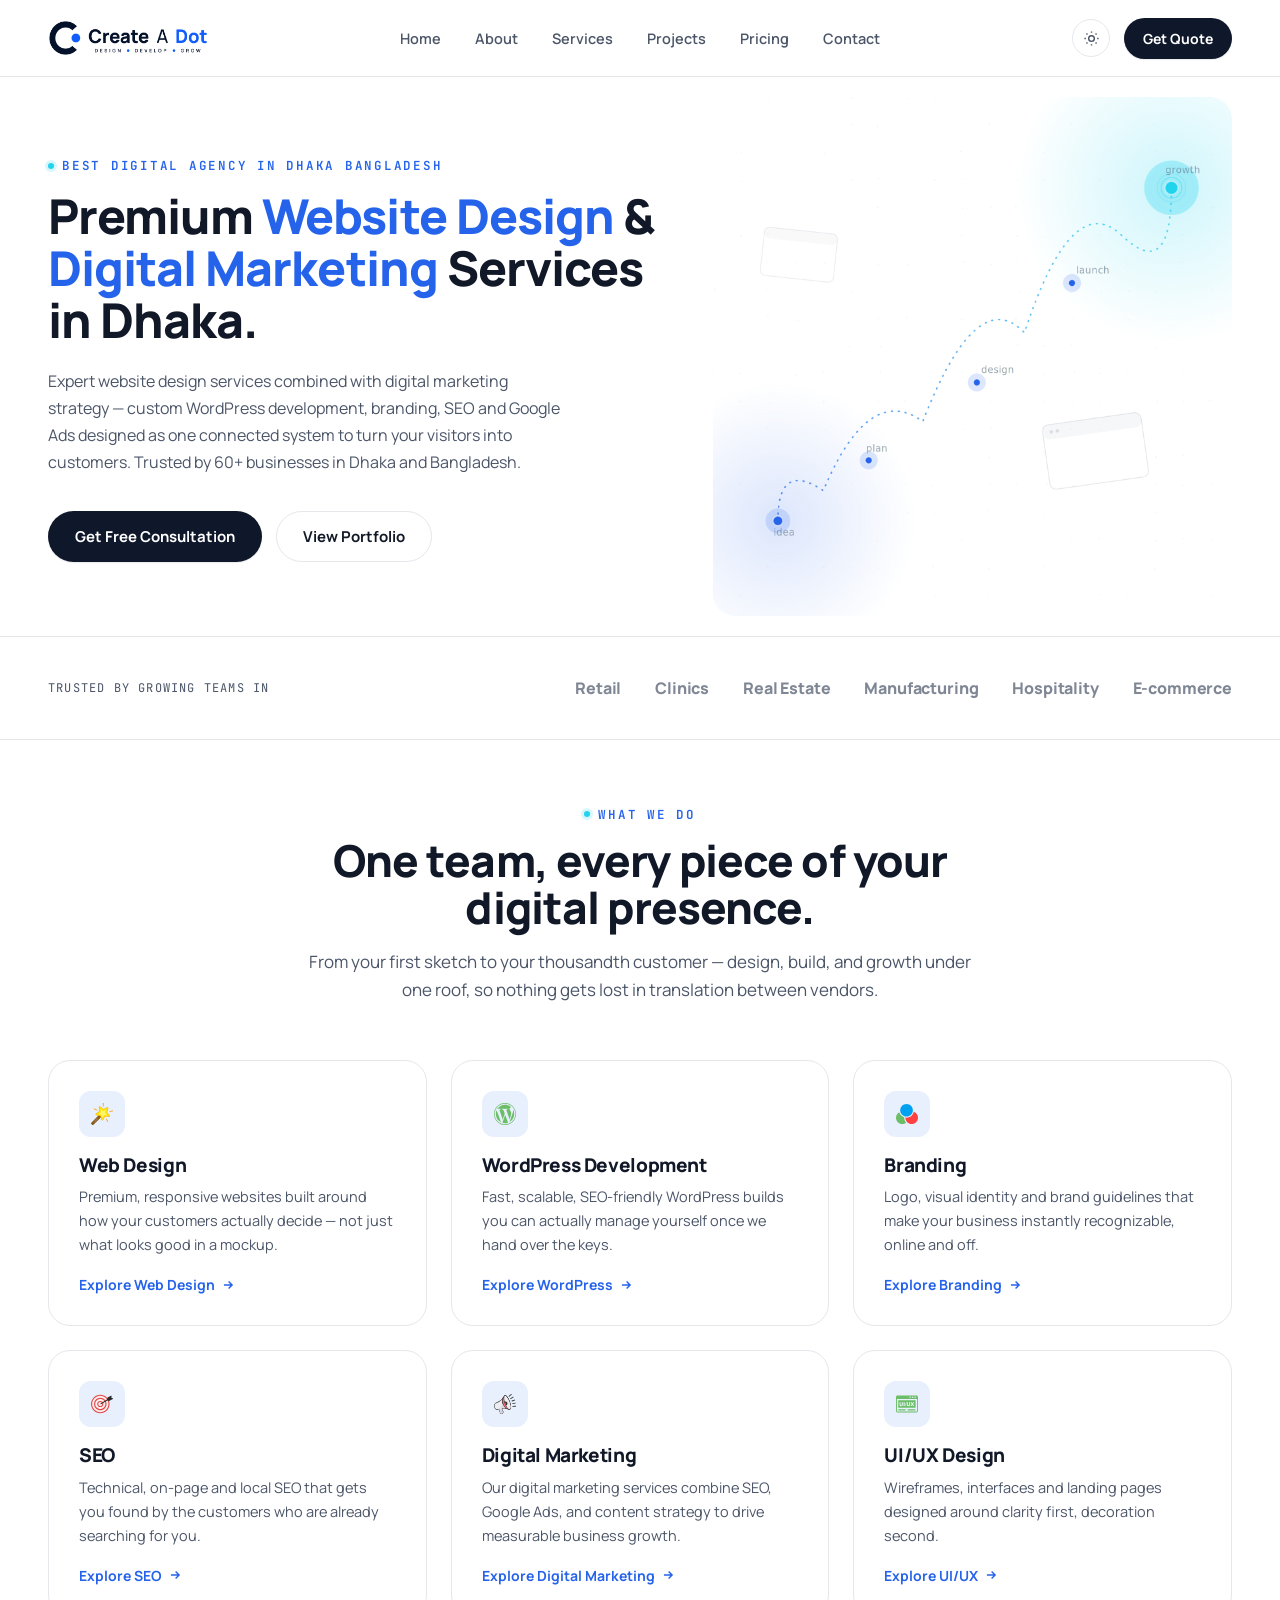
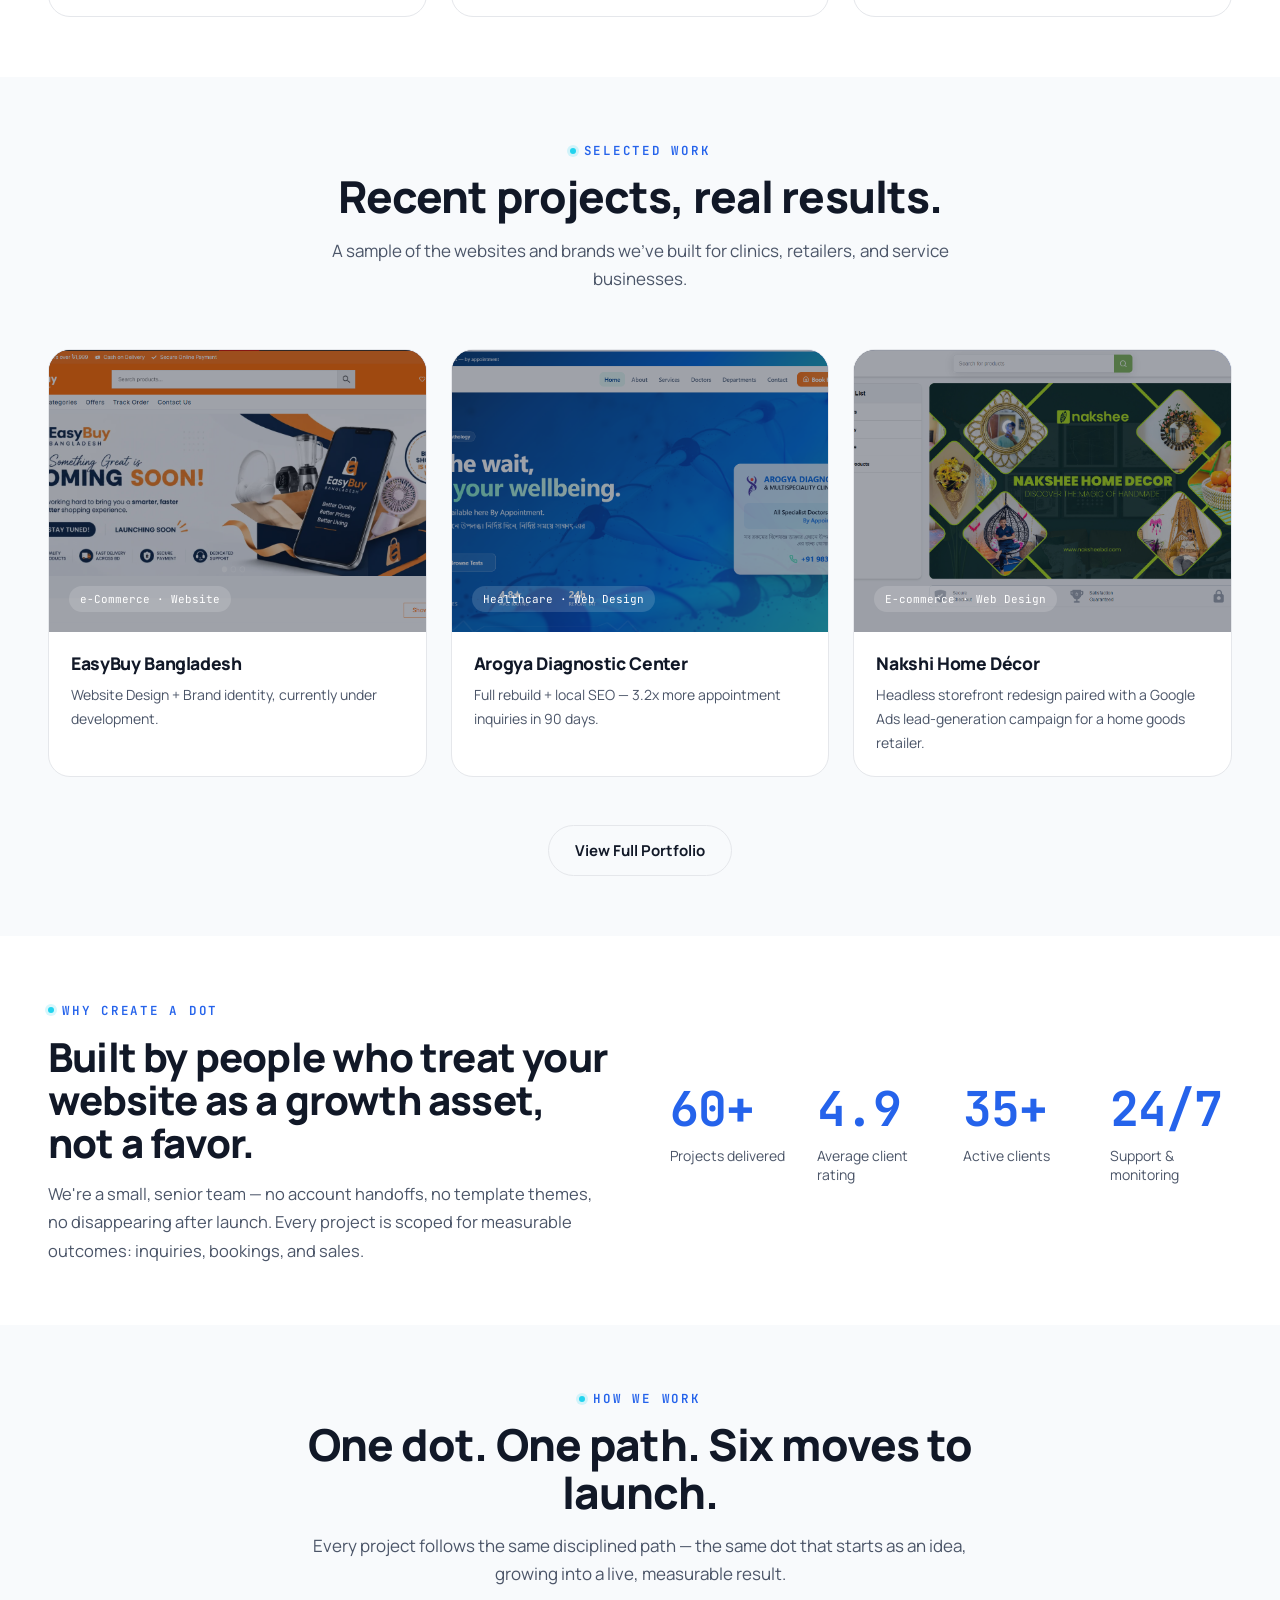
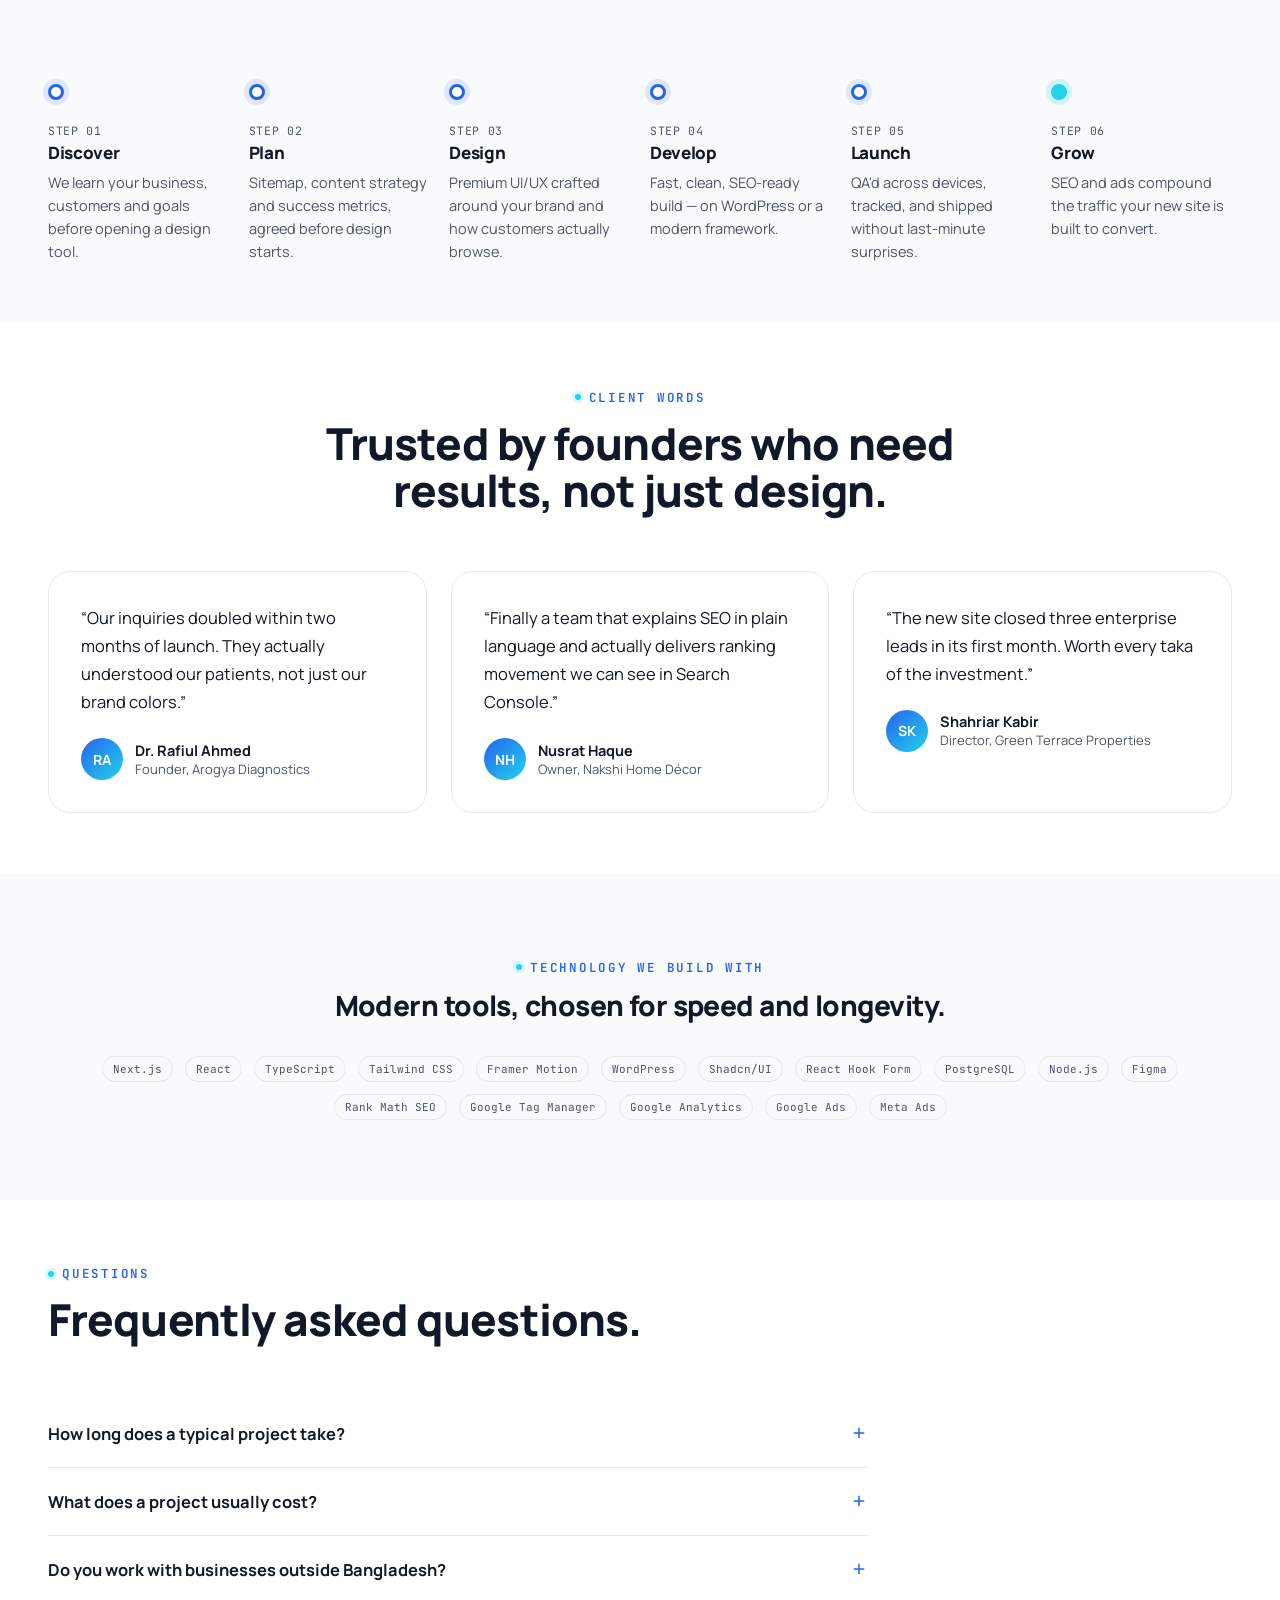
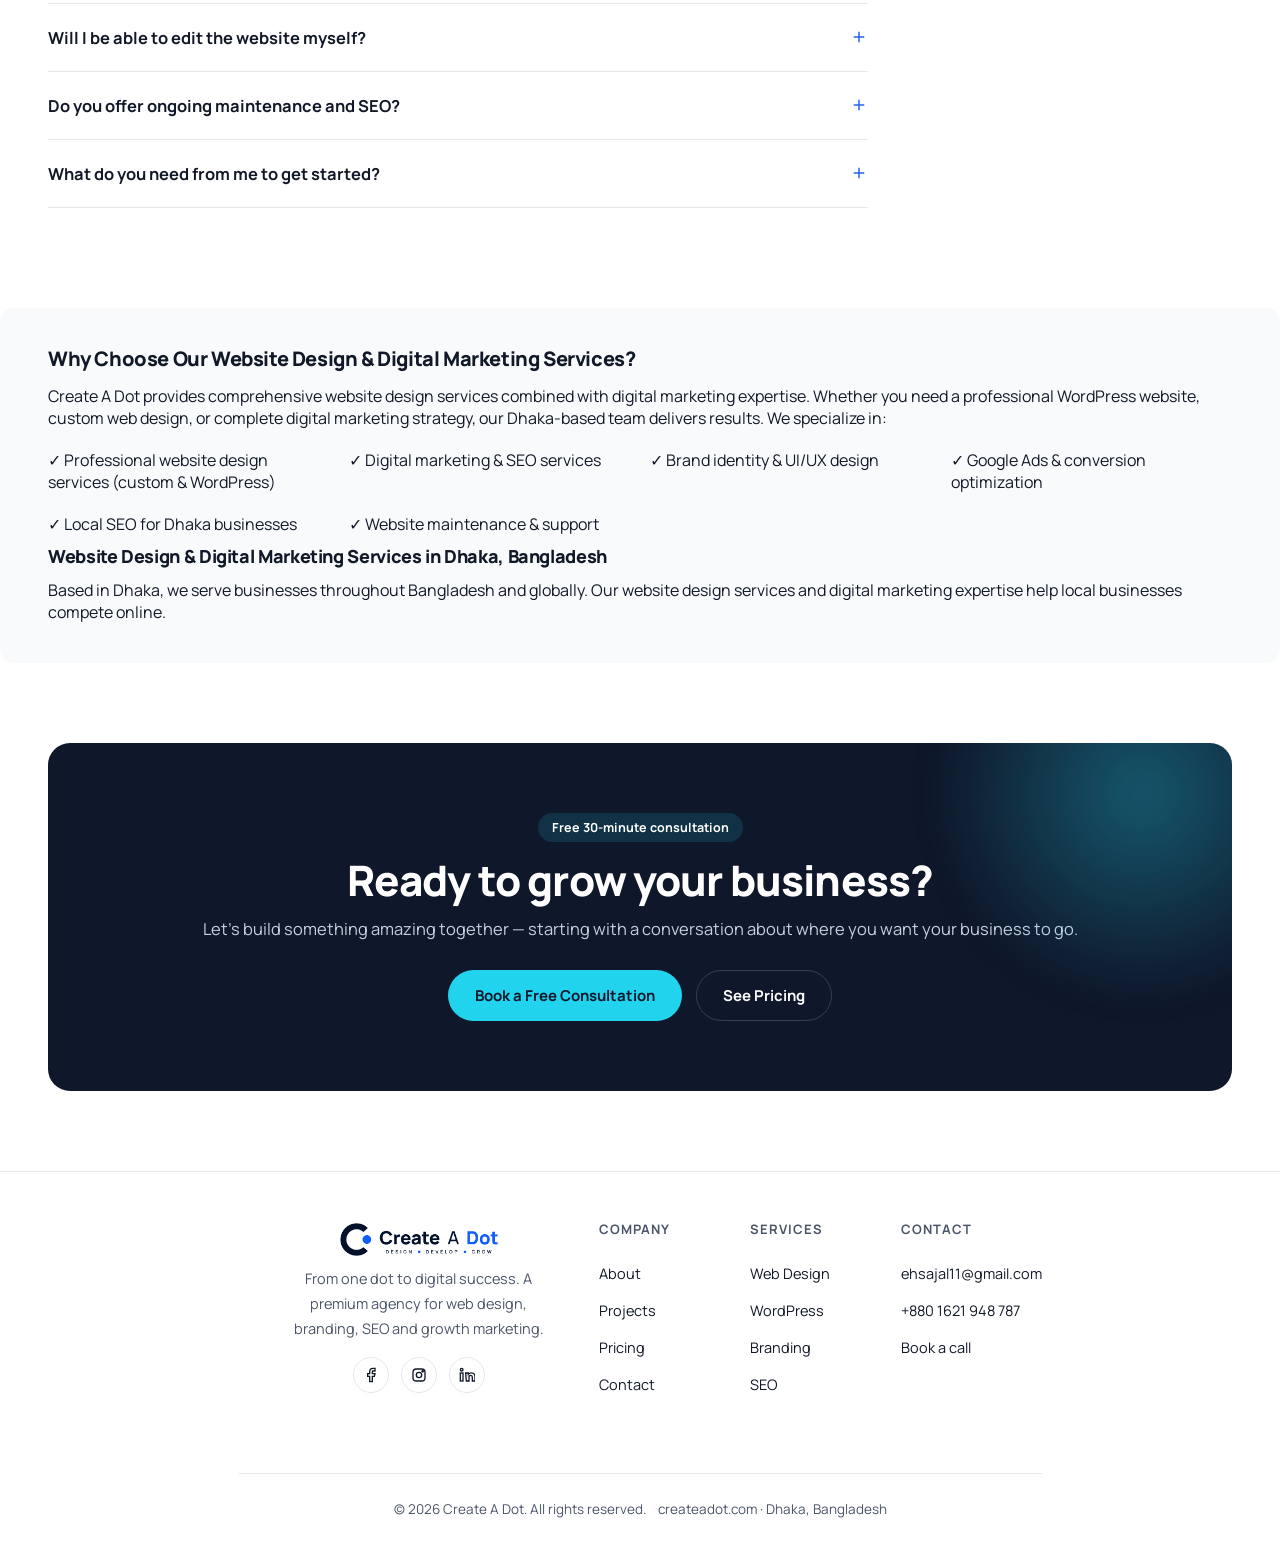
<file: index.html>
<!DOCTYPE html>
<html lang="en">
<head>

<!-- Google Tag Manager -->
<script>(function(w,d,s,l,i){w[l]=w[l]||[];w[l].push({'gtm.start':
new Date().getTime(),event:'gtm.js'});var f=d.getElementsByTagName(s)[0],
j=d.createElement(s),dl=l!='dataLayer'?'&l='+l:'';j.async=true;j.src=
'https://www.googletagmanager.com/gtm.js?id='+i+dl;f.parentNode.insertBefore(j,f);
})(window,document,'script','dataLayer','GTM-TJ8TQHGM');</script>
<!-- End Google Tag Manager -->

<meta charset="UTF-8">
<title>Create A Dot | Professional Website Design & Digital Marketing Services in Dhaka</title>
<meta name="description" content="Expert website design services, digital marketing, branding & SEO for businesses in Dhaka & Bangladesh. Custom websites, WordPress development, proven results. Free consultation.">
<meta name="keywords" content="website design services, digital marketing services, web design agency, WordPress development, branding, SEO services, web design company in Dhaka">
<meta name="author" content="Create A Dot">
<meta name="robots" content="index, follow, max-snippet:-1, max-image-preview:large, max-video-preview:-1">
<meta name="viewport" content="width=device-width, initial-scale=1.0">
<meta name="google-site-verification" content="arCAEFTeXCo8f7G4-PhjR-Pk_UzUgemcQmNw1yLR9eY" />
<meta property="og:title" content="Create A Dot">
<meta property="og:site_name" content="Create A Dot">
<meta property="og:description" content="Website Design & Digital Marketing Agency">
<meta property="og:type" content="website">
<meta property="og:url" content="https://createadot.com/">
<meta property="og:image" content="https://createadot.com/img/hero-image.png">
<meta name="twitter:card" content="summary_large_image">
<meta name="twitter:title" content="Create A Dot — Premium Website Design & Digital Marketing in Dhaka">
<meta name="twitter:description" content="Premium web design, WordPress development, branding, SEO and Google Ads for businesses that want to grow online.">
<meta name="twitter:image" content="https://createadot.com/img/hero-image.png">
<link rel="preconnect" href="https://fonts.googleapis.com">
<link rel="canonical" href="https://createadot.com/">
<link href="https://fonts.googleapis.com/css2?family=Manrope:wght@400;500;600;700;800&family=JetBrains+Mono:wght@400;500;600;700&display=swap" rel="stylesheet">
<link rel="stylesheet" href="css/style.css">
<link rel="icon" type="image/png" href="favicon.png">

<!-- Google tag (gtag.js) -->
<script async src="https://www.googletagmanager.com/gtag/js?id=G-CE81KQK6TG"></script>
<script>
  window.dataLayer = window.dataLayer || [];
  function gtag(){dataLayer.push(arguments);}
  gtag('js', new Date());

  gtag('config', 'G-CE81KQK6TG');
</script>

<script type="application/ld+json">
{
  "@context": "https://schema.org",
  "@type": "LocalBusiness",
  "name": "Create A Dot",
  "description": "Professional website design and digital marketing services in Dhaka, Bangladesh",
  "url": "https://createadot.com/",
  "logo":"https://createadot.com/favicon.png",
  "telephone": "+8801621948787",
  "address": {
    "@type": "PostalAddress",
    "streetAddress": "Dhaka",
    "addressLocality": "Dhaka",
    "addressRegion": "Dhaka",
    "postalCode": "1000",
    "addressCountry": "BD"
  },
  "areaServed": [
    {
      "@type": "City",
      "name": "Dhaka"
    },
    {
      "@type": "Country",
      "name": "Bangladesh"
    },
    {
      "@type": "Country",
      "name": "Worldwide"
    }
  ],
  "priceRange": "৳20000-৳500000",
  "image": "https://createadot.com/img/hero-image.png",
  "sameAs": [
    "https://www.facebook.com/createadot",
    "https://www.instagram.com/create.a.dot/",
    "https://www.linkedin.com/company/createadot"
  ],
  "service": [
    {
      "@type": "Service",
      "name": "Website Design Services",
      "description": "Professional custom and WordPress website design"
    },
    {
      "@type": "Service",
      "name": "Digital Marketing Services",
      "description": "SEO, Google Ads, and digital strategy"
    },
    {
      "@type": "Service",
      "name": "WordPress Development",
      "description": "Fast, SEO-friendly WordPress website development"
    }
  ]
}
</script>
</head>
<body>


<!-- Google Tag Manager (noscript) -->
<noscript><iframe src="https://www.googletagmanager.com/ns.html?id=GTM-TJ8TQHGM"
height="0" width="0" style="display:none;visibility:hidden"></iframe></noscript>
<!-- End Google Tag Manager (noscript) -->



<a href="#main" class="skip-link">Skip to content</a>

<!-- ============ NAVBAR ============ -->
<header class="navbar">
  <div class="container nav-inner">
    <a href="/" class="brand">
      <img src="img/logo-light.png" alt="Create A Dot Logo" class="logo light-logo" />
      <img src="img/logo-dark.png" alt="Create A Dot Logo" class="logo dark-logo" />
    </a>
    <nav class="nav-links" aria-label="Primary">
      <a href="/">Home</a>
      <a href="/about/">About</a>
      <a href="/services/">Services</a>
      <a href="/projects/">Projects</a>
      <a href="/pricing/">Pricing</a>
      <a href="/contact/">Contact</a>
    </nav>
    <div class="nav-right">
      <button class="theme-toggle" aria-label="Toggle dark mode">
        <svg class="icon-sun" viewBox="0 0 24 24" fill="none" stroke="currentColor" stroke-width="2"><circle cx="12" cy="12" r="4"/><path d="M12 2v2M12 20v2M4.9 4.9l1.4 1.4M17.7 17.7l1.4 1.4M2 12h2M20 12h2M4.9 19.1l1.4-1.4M17.7 6.3l1.4-1.4"/></svg>
        <svg class="icon-moon" viewBox="0 0 24 24" fill="none" stroke="currentColor" stroke-width="2"><path d="M21 12.8A9 9 0 1111.2 3a7 7 0 009.8 9.8z"/></svg>
      </button>
      <a href="https://wa.me/01621948787?text=Hi%2C%20I%20would%20like%20to%20get%20a%20quote%20for%20your%20services." target="_blank" class="btn btn-primary btn-sm">Get Quote</a>
      <button class="nav-toggle" aria-label="Menu" aria-expanded="false"><span></span></button>
    </div>
  </div>
</header>

<main id="main">

  <!-- ============ HERO ============ -->
  <section class="hero">
    <div class="container hero-grid">
      <div class="reveal">
        <span class="eyebrow">Best Digital Agency in Dhaka Bangladesh</span>
        <h1 class="mt-16">Premium <span style="color: var(--blue);">Website Design</span> & <span style="color: var(--blue);">Digital Marketing</span> Services in Dhaka.</h1>
        <p class="lede">Expert website design services combined with digital marketing strategy — custom WordPress development, branding, SEO and Google Ads designed as one connected system to turn your visitors into customers. Trusted by 60+ businesses in Dhaka and Bangladesh.</p>
        <div class="hero-cta">
          <a href="/contact/" class="btn btn-primary">Get Free Consultation</a>
          <a href="/projects/" class="btn btn-outline">View Portfolio</a>
        </div>
        <!--<p class="hero-note">// 60+ projects shipped · avg. project value ৳20,000–৳50,000+</p>-->
      </div>
      <div class="reveal dot-hero-canvas">
        <img src="img/hero-image.png" alt="Create A Dot - Premium Web Design & Digital Marketing Services" loading="lazy">
      </div>
    </div>
  </section>

  <!-- ============ TRUST STRIP ============ -->
  <section class="trust-strip">
    <div class="container trust-inner">
      <span class="trust-label">Trusted by growing teams in</span>
      <div class="trust-logos">
        <span>Retail</span><span>Clinics</span><span>Real Estate</span><span>Manufacturing</span><span>Hospitality</span><span>E-commerce</span>
      </div>
    </div>
  </section>

  <!-- ============ SERVICES ============ -->
  <section class="section" id="services">
    <div class="container">
      <div class="section-head center reveal">
        <span class="eyebrow">What we do</span>
        <h2>One team, every piece of your digital presence.</h2>
        <p>From your first sketch to your thousandth customer — design, build, and growth under one roof, so nothing gets lost in translation between vendors.</p>
      </div>
      <div class="grid grid-3">

        <div class="card reveal">
          <div class="card-icon"><svg xmlns="http://www.w3.org/2000/svg" shape-rendering="geometricPrecision" text-rendering="geometricPrecision" image-rendering="optimizeQuality" fill-rule="evenodd" clip-rule="evenodd" viewBox="0 0 508 511.621"><path fill="#7D5415" fill-rule="nonzero" d="M6.271 487.107c-8.361-8.361-8.361-22.13 0-30.491l182.66-182.656c8.357-8.357 22.134-8.357 30.491 0l18.242 18.242c8.324 8.324 8.208 22.221-.078 30.524L54.039 506.223c-8.422 7.553-21.491 7.104-29.48-.874L6.271 487.107z"/><path fill="#8B5D17" d="M32.228 497.635l-18.243-18.243c-4.148-4.148-4.145-10.914-.003-15.063l182.662-182.655c4.142-4.143 10.926-4.14 15.065 0l18.243 18.243c4.134 4.133 4.055 11.01-.084 15.144L47.209 497.719c-4.14 4.134-10.833 4.064-14.981-.084z"/><path fill="#9D773E" d="M78.937 399.375l70.779-70.779 3.767 62.85-71.115 71.114z"/><path fill="#F7B205" fill-rule="nonzero" d="M212.347 303.103l-90.722-19.01c-18.729-3.912-23.531-28.351-7.833-39.07l76.475-52.414-9.973-92.236c-2.057-19.046 20.04-31.2 35.034-19.244l73.238 56.339 84.592-37.96c17.401-7.916 35.681 9.23 29.32 27.023l-31.101 87.408 62.251 68.724c13.069 14.425 1.831 37.322-17.356 36.138l-91.955-2.547-46.136 80.465c-9.515 16.642-34.469 13.571-39.733-4.832l-26.101-88.784z"/><path fill="#FFE80E" fill-rule="nonzero" d="M223.098 291.46l-98.702-20.682c-7.004-1.435-8.711-10.563-2.936-14.518l83.208-57.026-10.842-100.301c-.78-7.261 7.694-11.645 13.198-7.058l79.685 61.323 92.037-41.303c6.518-2.93 13.232 3.501 10.893 10.057l-33.798 95.054 67.721 74.762c4.883 5.398.639 13.883-6.49 13.449l-100.537-2.772-50.176 87.509c-3.573 6.241-12.865 4.98-14.81-1.794l-28.451-96.7z"/><path fill="#FFF56F" fill-rule="nonzero" d="M242.885 271.374l-58.618-12.283c-4.159-.852-5.173-6.273-1.743-8.622l49.416-33.866-6.439-59.568c-.463-4.312 4.569-6.915 7.838-4.191l47.324 36.418 54.658-24.529c3.872-1.74 7.859 2.079 6.47 5.973l-20.072 56.451 40.219 44.4c2.899 3.206.379 8.245-3.855 7.987l-59.707-1.646-29.799 51.97c-2.122 3.706-7.641 2.958-8.796-1.065l-16.896-57.429z"/><path fill="#F9AC33" d="M71.668 129.376l-4.543 10.389c-1.79 4.089-.017 9.181 4.18 10.681l63.5 22.642c10.298 3.685 16.99-11.56 7.277-16.639l-59.733-31.254c-3.953-2.065-8.892.095-10.681 4.181zM386.07 438.547l9.836-5.632c3.876-2.214 5.492-7.359 3.014-11.069l-37.482-56.035c-6.073-9.098-20.531-.849-15.761 9.021l29.324 60.705c1.942 4.015 7.194 5.228 11.069 3.01zm121.691-251.764l-2.708-11.011c-1.064-4.333-5.57-7.301-9.812-5.937l-64.181 20.629c-10.422 3.336-6.464 19.509 4.337 17.633l66.428-11.502c4.394-.763 7.004-5.479 5.936-9.812zM290.516 0h-11.337c-4.465 0-8.422 3.665-8.113 8.114l4.699 67.251c.751 10.913 17.402 10.934 18.161 0l4.699-67.251c.31-4.453-3.648-8.114-8.109-8.114z"/></svg></div>
          <h3>Web Design</h3>
          <p>Premium, responsive websites built around how your customers actually decide — not just what looks good in a mockup.</p>
          <a href="/services/#web-design" class="card-link">Explore Web Design <svg viewBox="0 0 24 24" fill="none" stroke="currentColor" stroke-width="2.5"><path d="M5 12h14M13 6l6 6-6 6"/></svg></a>
        </div>

        <div class="card reveal">
          <div class="card-icon"><?xml version="1.0" encoding="utf-8"?><?xml version="1.0" encoding="utf-8"?><svg version="1.1" id="Layer_1" xmlns="http://www.w3.org/2000/svg" xmlns:xlink="http://www.w3.org/1999/xlink" x="0px" y="0px" viewBox="0 0 122.88 122.88" style="enable-background:new 0 0 122.88 122.88" xml:space="preserve"><style type="text/css">.st0{fill:#32373C;}</style><g><path class="st0" d="M61.44,0C27.51,0,0,27.51,0,61.44c0,33.93,27.51,61.44,61.44,61.44c33.93,0,61.44-27.51,61.44-61.44 C122.88,27.51,95.37,0,61.44,0L61.44,0z M106.37,36.88c0.22,1.63,0.34,3.38,0.34,5.26c0,5.19-0.97,11.03-3.89,18.34l-15.64,45.21 c15.22-8.87,25.46-25.37,25.46-44.25C112.64,52.54,110.37,44.17,106.37,36.88L106.37,36.88z M62.34,65.92l-15.36,44.64 c4.59,1.35,9.44,2.09,14.46,2.09c5.96,0,11.68-1.03,17-2.9c-0.14-0.22-0.26-0.45-0.37-0.71L62.34,65.92L62.34,65.92z M96,58.86 c0-6.33-2.27-10.71-4.22-14.12c-2.6-4.22-5.03-7.79-5.03-12.01c0-4.71,3.57-9.09,8.6-9.09c0.23,0,0.44,0.03,0.66,0.04 c-9.11-8.35-21.25-13.44-34.57-13.44c-17.89,0-33.62,9.18-42.78,23.08c1.2,0.04,2.33,0.06,3.3,0.06c5.35,0,13.65-0.65,13.65-0.65 c2.76-0.16,3.08,3.89,0.33,4.22c0,0-2.77,0.32-5.86,0.49l18.64,55.46l11.21-33.6l-7.98-21.86c-2.76-0.16-5.37-0.49-5.37-0.49 c-2.76-0.16-2.44-4.38,0.32-4.22c0,0,8.45,0.65,13.48,0.65c5.35,0,13.65-0.65,13.65-0.65c2.76-0.16,3.08,3.89,0.33,4.22 c0,0-2.78,0.32-5.86,0.49L87,92.47l5.28-16.74C94.63,68.42,96,63.24,96,58.86L96,58.86z M10.24,61.44 c0,20.27,11.78,37.78,28.86,46.08L14.67,40.6C11.83,46.97,10.24,54.01,10.24,61.44L10.24,61.44z M61.44,3.69 c7.8,0,15.36,1.53,22.48,4.54c3.42,1.45,6.72,3.24,9.81,5.32c3.06,2.07,5.94,4.44,8.55,7.05c2.61,2.61,4.99,5.49,7.05,8.55 c2.09,3.09,3.88,6.39,5.32,9.81c3.01,7.12,4.54,14.68,4.54,22.48c0,7.8-1.53,15.36-4.54,22.48c-1.45,3.42-3.24,6.72-5.32,9.81 c-2.07,3.06-4.44,5.94-7.05,8.55c-2.61,2.61-5.49,4.99-8.55,7.05c-3.09,2.09-6.39,3.88-9.81,5.32c-7.12,3.01-14.68,4.54-22.48,4.54 c-7.8,0-15.36-1.53-22.48-4.54c-3.42-1.45-6.72-3.24-9.81-5.32c-3.06-2.07-5.94-4.44-8.55-7.05c-2.61-2.61-4.99-5.49-7.05-8.55 c-2.09-3.09-3.88-6.39-5.32-9.81C5.21,76.8,3.69,69.24,3.69,61.44c0-7.8,1.53-15.36,4.54-22.48c1.45-3.42,3.24-6.72,5.32-9.81 c2.07-3.06,4.44-5.94,7.05-8.55c2.61-2.61,5.49-4.99,8.55-7.05c3.09-2.09,6.39-3.88,9.81-5.32C46.08,5.21,53.64,3.69,61.44,3.69 L61.44,3.69z"/></g></svg></div>
          <h3>WordPress Development</h3>
          <p>Fast, scalable, SEO-friendly WordPress builds you can actually manage yourself once we hand over the keys.</p>
          <a href="/services/#wordpress" class="card-link">Explore WordPress <svg viewBox="0 0 24 24" fill="none" stroke="currentColor" stroke-width="2.5"><path d="M5 12h14M13 6l6 6-6 6"/></svg></a>
        </div>

        <div class="card reveal">
          <div class="card-icon"><?xml version="1.0" encoding="utf-8"?><svg version="1.1" id="Layer_1" xmlns="http://www.w3.org/2000/svg" xmlns:xlink="http://www.w3.org/1999/xlink" x="0px" y="0px" viewBox="0 0 122.88 112.75" style="enable-background:new 0 0 122.88 112.75" xml:space="preserve"><style type="text/css">.st0{fill-rule:evenodd;clip-rule:evenodd;fill:#6BBE66;} .st1{fill-rule:evenodd;clip-rule:evenodd;fill:#FF4141;} .st2{fill-rule:evenodd;clip-rule:evenodd;fill:#00A1F1;}</style><g><path class="st0" d="M56.66,105.35c-5.94,4.6-13.4,7.34-21.5,7.34C15.74,112.69,0,96.95,0,77.53c0-13.47,7.58-25.17,18.7-31.07 c1.96,6.96,5.68,13.19,10.65,18.16c4.64,4.64,10.38,8.2,16.79,10.24c-0.06,0.9-0.09,1.81-0.09,2.73 C46.06,88.25,50.07,97.98,56.66,105.35L56.66,105.35z"/><path class="st1" d="M122.88,77.59c0,19.42-15.74,35.16-35.16,35.16S52.56,97,52.56,77.59c0-0.41,0.01-0.82,0.02-1.23 c2.03,0.3,4.11,0.46,6.23,0.46c11.5,0,21.92-4.66,29.46-12.2c5.45-5.45,9.4-12.41,11.17-20.19 C113.1,49.26,122.88,62.28,122.88,77.59L122.88,77.59z"/><path class="st2" d="M93.97,35.16c0,19.42-15.74,35.16-35.16,35.16S23.65,54.58,23.65,35.16S39.39,0,58.81,0 S93.97,15.74,93.97,35.16L93.97,35.16z"/></g></svg></div>
          <h3>Branding</h3>
          <p>Logo, visual identity and brand guidelines that make your business instantly recognizable, online and off.</p>
          <a href="/services/#branding" class="card-link">Explore Branding <svg viewBox="0 0 24 24" fill="none" stroke="currentColor" stroke-width="2.5"><path d="M5 12h14M13 6l6 6-6 6"/></svg></a>
        </div>

        <div class="card reveal">
          <div class="card-icon"><?xml version="1.0" encoding="utf-8"?><svg xmlns="http://www.w3.org/2000/svg" shape-rendering="geometricPrecision" text-rendering="geometricPrecision" image-rendering="optimizeQuality" fill-rule="evenodd" clip-rule="evenodd" viewBox="0 0 512 432.59"><path fill="#FFEDED" d="M216.29 0c119.46 0 216.3 96.84 216.3 216.29 0 119.46-96.84 216.3-216.3 216.3C96.84 432.59 0 335.75 0 216.29 0 96.84 96.84 0 216.29 0z"/><path fill="#DE4A4A" fill-rule="nonzero" d="M216.29.16c59.68 0 113.72 24.19 152.83 63.31 39.11 39.11 63.31 93.15 63.31 152.82 0 59.68-24.2 113.72-63.31 152.83-39.11 39.11-93.15 63.31-152.83 63.31-59.67 0-113.71-24.2-152.83-63.31C24.35 330.01.16 275.97.16 216.29c0-59.67 24.19-113.71 63.3-152.82C102.58 24.35 156.62.16 216.29.16zm133.98 82.16c-34.28-34.28-81.66-55.49-133.98-55.49-52.32 0-99.69 21.21-133.97 55.49s-55.49 81.65-55.49 133.97c0 52.32 21.21 99.7 55.49 133.98 34.28 34.28 81.65 55.49 133.97 55.49 52.32 0 99.7-21.21 133.98-55.49 34.28-34.28 55.49-81.66 55.49-133.98 0-52.32-21.21-99.69-55.49-133.97z"/><path fill="#DE4A4A" fill-rule="nonzero" d="M216.29 70.89c40.15 0 76.5 16.28 102.81 42.59 26.31 26.31 42.6 62.67 42.6 102.81 0 40.15-16.29 76.5-42.6 102.81-26.31 26.32-62.66 42.6-102.81 42.6-40.14 0-76.5-16.28-102.81-42.6-26.31-26.31-42.59-62.66-42.59-102.81 0-40.14 16.28-76.5 42.59-102.81 26.31-26.31 62.67-42.59 102.81-42.59zm83.96 61.44c-21.48-21.48-51.17-34.77-83.96-34.77-32.79 0-62.48 13.29-83.96 34.77-21.48 21.48-34.77 51.17-34.77 83.96 0 32.79 13.29 62.48 34.77 83.96 21.48 21.49 51.17 34.78 83.96 34.78 32.79 0 62.48-13.29 83.96-34.78 21.49-21.48 34.78-51.17 34.78-83.96 0-32.79-13.29-62.48-34.78-83.96z"/><path fill="#DE4A4A" fill-rule="nonzero" d="M216.29 144.3c19.81 0 37.8 8.06 50.86 21.09l.05.05c13.04 13.08 21.09 31.05 21.09 50.85 0 19.81-8.06 37.81-21.09 50.86l-.05.05c-13.08 13.04-31.06 21.09-50.86 21.09-19.82 0-37.8-8.06-50.85-21.09l-.05-.05c-13.04-13.08-21.09-31.06-21.09-50.86 0-19.82 8.06-37.8 21.09-50.85l.05-.05c13.08-13.04 31.05-21.09 50.85-21.09zm32.06 39.89c-8.17-8.16-19.5-13.22-32.06-13.22-12.55 0-23.89 5.06-32.05 13.22l-.05.05c-8.17 8.16-13.22 19.5-13.22 32.05 0 12.56 5.05 23.89 13.22 32.06l.05.04c8.16 8.17 19.5 13.23 32.05 13.23 12.56 0 23.89-5.06 32.06-13.23l.04-.04c8.17-8.17 13.23-19.5 13.23-32.06 0-12.55-5.06-23.89-13.23-32.05l-.04-.05z"/><path fill="#2B2A29" fill-rule="nonzero" d="M233.19 221.15c-12.64 7.35-23.79-11.73-11.22-19.13l147.32-88.03 12.81-39.93a10.79 10.79 0 0 1 1.93-3.6c.86-1.07 1.92-1.98 3.1-2.66l75.58-43.65c2.66-1.54 5.69-1.85 8.44-1.12 2.73.74 5.21 2.53 6.75 5.19a11.15 11.15 0 0 1 1.42 4.19c.17 1.41.06 2.85-.3 4.22l-6.25 31.73 31.87 11.48c2.9 1.03 5.09 3.15 6.3 5.72 1.21 2.56 1.44 5.6.4 8.48-.43 1.21-1.06 2.31-1.81 3.23l.42.63-79.08 45.66c-1.42.82-2.99 1.29-4.55 1.44-1.62.14-3.24-.06-4.73-.59l-41.18-11.23-147.22 87.97z"/></svg></div>
          <h3>SEO</h3>
          <p>Technical, on-page and local SEO that gets you found by the customers who are already searching for you.</p>
          <a href="/services/#seo" class="card-link">Explore SEO <svg viewBox="0 0 24 24" fill="none" stroke="currentColor" stroke-width="2.5"><path d="M5 12h14M13 6l6 6-6 6"/></svg></a>
        </div>

        <div class="card reveal">
          <div class="card-icon"><?xml version="1.0" encoding="utf-8"?><svg xmlns="http://www.w3.org/2000/svg" shape-rendering="geometricPrecision" text-rendering="geometricPrecision" image-rendering="optimizeQuality" fill-rule="evenodd" clip-rule="evenodd" viewBox="0 0 512 470.605"><path fill="#333" fill-rule="nonzero" d="M344.323 189.398c-185.654-509.961 164.288 451.303 0 0zM.006 274.208c-.296-26.257 9.654-49.868 32.868-59.155.862-1.3 1.707-2.308 3.211-3.568 2.682-2.25 5.117-2.917 8.271-4.119 111.299-40.944 154.013-104.741 178.306-141.025 7.092-10.592 12.749-19.04 18.586-24.867 3.238-3.233 5.784-5.311 9.611-6.748 3.955-1.486 7.636-1.621 12.763-.797 11.258 1.807 22.804 9.317 34.09 21.008 24.993 25.89 51.345 74.957 69.931 126.007 18.674 51.3 29.726 105.327 24.013 140.899-2.355 14.671-7.549 26.712-16.147 35.01l-.013-.013c-.499.479-1.046.923-1.638 1.325-5.906 4.013-11.477 5.573-17.242 5.793-4.982.191-9.346-.656-14.195-1.663-8.73-1.815-17.087-4.198-26.095-6.766-29.331-8.361-65.922-18.786-124.062-11.965-1.159 3.852-2.009 7.966-2.045 11.639-.023 2.442.223 4.379.936 5.031l.982.895c5.441 4.95 8.122 7.382 9.728 13.387 1.254 4.696.73 8.742-.301 16.706l-.345 2.681c-.581 4.569 1.766 5.571 4.109 6.57 6.868 2.929 13.735 5.856 17.459 15.799a12.37 12.37 0 01.836 7.345c-2.984 15.325-12.029 23.102-21.069 30.876-1.777 1.528-3.558 3.059-5.146 4.563l-.021-.022c-.257.243-.525.478-.805.703-21.558 17.238-36.55 12.102-48.148-2.403-7.394-9.246-12.077-22.156-16.448-34.207l-1.798-4.881c-6.24-16.889-10.921-37.082-15.653-58.101l-1.191.367a667.431 667.431 0 00-14.308 4.417c-.469.151-.712.248-.911.327-4.252 1.691-6.384 2.536-9.811 1.308-28.317 7.271-51.861-6.526-67.678-28.657-6.456-9.035-11.564-19.52-15.078-30.444C2.064 296.596.131 285.176.006 274.208z"/><path fill="#EDECF1" d="M41.141 225.308c-58.58 17.233-20.206 151.415 48.412 127.938 2.642 1.651 2.605.873 5.693-.123a640.23 640.23 0 0128.504-8.49c5.681 25.047 10.835 49.679 18.098 69.338 9.267 25.077 18.918 58.561 47.009 36.098 8.861-8.391 19.86-14.858 22.571-28.784-4.509-13.529-25.473-5.551-22.5-28.937 2.06-16.195 2.513-15.039-6.13-22.932-8.752-7.993-4.192-26.164.368-37.2 30.512-4.222 55.463-3.969 76.625-1.584-26.803-30.317-45.78-62.409-57.511-95.876-11.772-33.59-16.21-68.415-13.907-104.087-29.166 30.577-72.25 63.528-139.742 88.357-5.491 2.021-4.36 1.286-7.49 6.282z"/><path fill="#333" fill-rule="nonzero" d="M307.384 353.208c-7.305-2.011-32.968-6.918-37.678-11.815-32.094-33.45-54.299-69.183-67.426-106.637-13.649-38.95-17.442-79.56-12.292-121.227.01.001 2.182-5.626 2.526-6.073 8.179-10.61 16.361-22.303 23.8-32.933 10.112-14.453 18.934-27.06 24.934-33.049 3.238-3.233 5.784-5.311 9.611-6.748 3.955-1.486 7.636-1.621 12.763-.797 11.258 1.807 22.804 9.317 34.09 21.008 24.993 25.89 51.345 74.957 69.931 126.007 18.674 51.3 29.726 105.327 24.013 140.899-2.355 14.671-7.549 26.712-16.147 35.01l-.013-.013c-.499.479-1.046.923-1.638 1.325-5.907 4.015-11.479 5.571-17.242 5.791-4.985.192-9.346-.655-14.195-1.661-8.289-1.723-21.489-5.358-35.037-9.087z"/><path fill="#FD6974" d="M278.645 332.794c12.561 2.98 29.835 7.917 44.655 11.928-30.325-30.381-55.091-77.058-71.837-124.843-17.875-51.006-26.663-104.043-23.415-140.522-8.014 11.446-16.969 24.326-25.72 35.678-9.678 78.292 13.551 152.34 76.317 217.759z"/><path fill="#DBD9E5" d="M123.627 344.536c4.723 20.995 12.075 52.801 18.221 69.435 9.265 25.077 18.918 58.561 47.009 36.098 8.861-8.391 19.86-14.858 22.571-28.784-4.509-13.529-25.473-5.551-22.5-28.937 2.06-16.195 2.513-15.039-6.13-22.932-8.426-7.696-4.512-24.825-.14-35.939 11.438-5.612 42.498-6.159 76.696-2.751-21.493-24.321-37.738-47.042-52.252-82.478-32.723 28.704-50.752 67.583-83.475 96.288z"/><path fill="#333" fill-rule="nonzero" d="M234.923 50.104c2.035-4.869 4.802-8.691 8.211-11.53 7.619-6.348 16.735-7.1 26.764-3.151 7.236 2.849 15.071 8.446 23.09 16.24 18.048 17.538 38.596 47.708 55.662 82.839 21.729 44.725 39.401 97.5 45.584 139.979 3.042 20.889 3.327 39.634.02 54.264-3.985 17.635-13.006 29.817-28.257 34.034-5.229 1.444-10.953 1.835-17.189 1.056a12.364 12.364 0 01-6.572-2.891c-38.985-27.882-70.662-83.678-90.773-141.065-23.576-67.275-31.352-138.093-16.54-169.775zm120.031 14.372c-4.087 3.367-10.122 2.805-13.489-1.278-3.366-4.088-2.807-10.123 1.279-13.489l57.468-47.512c4.083-3.366 10.121-2.805 13.488 1.279 3.363 4.086 2.805 10.122-1.282 13.491l-57.464 47.509zm80.732 234.809c-5.29.242-9.728-3.884-9.919-9.191-.24-5.284 3.884-9.729 9.19-9.917l67.118-2.521c5.254-.173 9.696 3.956 9.919 9.19a9.602 9.602 0 01-9.17 9.97l-67.138 2.469zm-1.917-65.207c-5.247.7-10.069-2.997-10.752-8.19-.699-5.247 2.999-10.071 8.191-10.753l62.008-8.239c5.247-.703 10.071 2.997 10.751 8.19.702 5.245-2.999 10.071-8.188 10.751l-62.01 8.241zm-13.046-59.864c-5.002 1.734-10.465-.913-12.205-5.917a9.588 9.588 0 015.915-12.205l63.582-22.067c4.986-1.792 10.471.91 12.205 5.913a9.597 9.597 0 01-5.915 12.208l-63.582 22.068zm-29.985-57.655c-4.593 2.624-10.432 1.024-13.057-3.566-2.621-4.593-1.021-10.431 3.571-13.055l60.245-34.563c4.592-2.626 10.431-1.026 13.055 3.564 2.622 4.593 1.021 10.431-3.572 13.055l-60.242 34.565z"/><path fill="#fff" d="M246.374 54.901c12.707-30.515 58.216 17.306 91.101 84.993 44.828 92.271 71.882 218.986 12.84 211.601C270 295.205 220.643 108.066 246.374 54.901z"/><path fill="#EDECF1" d="M344.966 156.013c40.143 90.193 61.02 202.445 5.349 195.482-25.055-17.559-47.095-47.854-64.784-82.841-32.261-73.557-45.799-160.022-29.611-193.468 12.445-29.886 56.349 15.366 89.046 80.827z"/><path fill="#333" d="M313.581 222.046c0 19.45-23.747 58.467-31.771 41.772-12.338-25.673-22.371-52.209-28.72-80.613-2.026-9.109 60.491-7.901 60.491 38.841z"/></svg></div>
          <h3>Digital Marketing</h3>
          <p>Our digital marketing services combine SEO, Google Ads, and content strategy to drive measurable business growth.</p>
          <a href="/services/#seo" class="card-link">Explore Digital Marketing <svg viewBox="0 0 24 24" fill="none" stroke="currentColor" stroke-width="2.5"><path d="M5 12h14M13 6l6 6-6 6"/></svg></a>
        </div>

        <!--<div class="card reveal">
          <div class="card-icon"><svg viewBox="0 0 24 24" fill="none" stroke="currentColor" stroke-width="2"><path d="M3 11l18-8-8 18-2-8-8-2z"/></svg></div>
          <h3>Google Ads</h3>
          <p>Search campaigns built for leads, not clicks — with conversion tracking so you know exactly what's working.</p>
          <a href="/services/#google-ads" class="card-link">Explore Google Ads <svg viewBox="0 0 24 24" fill="none" stroke="currentColor" stroke-width="2.5"><path d="M5 12h14M13 6l6 6-6 6"/></svg></a>
        </div>-->

        <div class="card reveal">
          <div class="card-icon"><?xml version="1.0" encoding="utf-8"?><svg version="1.1" id="Layer_1" xmlns="http://www.w3.org/2000/svg" xmlns:xlink="http://www.w3.org/1999/xlink" x="0px" y="0px" viewBox="0 0 122.88 95.51" style="enable-background:new 0 0 122.88 95.51" xml:space="preserve"><style type="text/css">.st0{fill-rule:evenodd;clip-rule:evenodd;}</style><g><path class="st0" d="M8.32,0h106.24c4.58,0,8.32,3.74,8.32,8.32v78.87c0,4.57-3.74,8.32-8.32,8.32H8.32C3.74,95.51,0,91.77,0,87.19 V8.32C0,3.74,3.74,0,8.32,0L8.32,0z M12.6,26.95h96.77v41.08H12.6V26.95L12.6,26.95z M32.21,38.67h5.98v12.44 c0,1.23-0.18,2.4-0.54,3.49c-0.36,1.1-0.92,2.06-1.68,2.88c-0.76,0.82-1.56,1.4-2.4,1.73c-1.16,0.46-2.56,0.7-4.19,0.7 c-0.94,0-1.97-0.07-3.09-0.21c-1.11-0.14-2.05-0.42-2.8-0.85c-0.75-0.42-1.43-1.02-2.05-1.8c-0.62-0.78-1.05-1.58-1.28-2.41 c-0.37-1.33-0.56-2.5-0.56-3.53V38.67h5.98v12.74c0,1.14,0.29,2.03,0.88,2.66c0.59,0.64,1.4,0.96,2.44,0.96 c1.02,0,1.83-0.32,2.42-0.95c0.58-0.63,0.88-1.52,0.88-2.68V38.67L32.21,38.67z M42.39,38.67h6.01v20.89h-6.01V38.67L42.39,38.67z M55.59,38.32h2.72l-4.89,21.59h-2.72L55.59,38.32L55.59,38.32z M72.82,38.67h5.98v12.44c0,1.23-0.18,2.4-0.54,3.49 c-0.36,1.1-0.92,2.06-1.68,2.88c-0.76,0.82-1.56,1.4-2.4,1.73c-1.16,0.46-2.56,0.7-4.19,0.7c-0.94,0-1.97-0.07-3.09-0.21 c-1.11-0.14-2.05-0.42-2.8-0.85c-0.75-0.42-1.43-1.02-2.05-1.8c-0.62-0.78-1.05-1.58-1.28-2.41c-0.37-1.33-0.55-2.5-0.55-3.53 V38.67h5.98v12.74c0,1.14,0.29,2.03,0.88,2.66c0.59,0.64,1.4,0.96,2.44,0.96c1.02,0,1.83-0.32,2.42-0.95 c0.58-0.63,0.88-1.52,0.88-2.68V38.67L72.82,38.67z M81.43,38.67h6.61l3.43,6.43l3.33-6.43h6.52L95.3,48.79l6.59,10.77h-6.74 l-3.8-6.71l-3.83,6.71h-6.69l6.68-10.89L81.43,38.67L81.43,38.67z M66.87,83.68c-1.78,0-3.22-1.57-3.22-3.5 c0-1.94,1.44-3.5,3.22-3.5h39.65c1.78,0,3.22,1.57,3.22,3.5c0,1.94-1.44,3.5-3.22,3.5H66.87L66.87,83.68z M14.96,83.68 c-1.76,0-3.19-1.57-3.19-3.5c0-1.94,1.43-3.5,3.19-3.5h36.76c1.76,0,3.19,1.57,3.19,3.5c0,1.94-1.43,3.5-3.19,3.5H14.96 L14.96,83.68z M117.97,20.1H5.29V88c0,0.64,0.25,1.2,0.67,1.63c0.43,0.42,0.99,0.67,1.63,0.67h108.04c0.64,0,1.2-0.25,1.63-0.67 c0.43-0.43,0.67-0.99,0.67-1.63V20.1H117.97L117.97,20.1z M106.64,6.16c2.27,0,4.11,1.84,4.11,4.11c0,2.27-1.84,4.11-4.11,4.11 c-2.27,0-4.11-1.84-4.11-4.11C102.54,8,104.38,6.16,106.64,6.16L106.64,6.16z M78.8,6.16c2.27,0,4.11,1.84,4.11,4.11 c0,2.27-1.84,4.11-4.11,4.11c-2.27,0-4.11-1.84-4.11-4.11C74.69,8,76.53,6.16,78.8,6.16L78.8,6.16z M92.72,6.16 c2.27,0,4.11,1.84,4.11,4.11c0,2.27-1.84,4.11-4.11,4.11c-2.27,0-4.11-1.84-4.11-4.11C88.61,8,90.45,6.16,92.72,6.16L92.72,6.16z"/></g></svg></div>
          <h3>UI/UX Design</h3>
          <p>Wireframes, interfaces and landing pages designed around clarity first, decoration second.</p>
          <a href="/services/#ui-ux" class="card-link">Explore UI/UX <svg viewBox="0 0 24 24" fill="none" stroke="currentColor" stroke-width="2.5"><path d="M5 12h14M13 6l6 6-6 6"/></svg></a>
        </div>

      </div>
    </div>
  </section>

  <!-- ============ FEATURED PROJECTS ============ -->
  <section class="section section-alt">
    <div class="container">
      <div class="section-head center reveal">
        <span class="eyebrow">Selected work</span>
        <h2>Recent projects, real results.</h2>
        <p>A sample of the websites and brands we've built for clinics, retailers, and service businesses.</p>
      </div>

      <div class="grid grid-3">


      <div class="project-card reveal" data-category="ecommerce">
        <div class="project-thumb">
          <img src="img/project-easybuy.png" alt="EasyBuy Bangladesh website" loading="lazy">
            <a href="https://easybuybangladesh.shop/" target="_blank" class="project-visit-btn">
            <svg viewBox="0 0 24 24" fill="none" stroke="currentColor" stroke-width="2">
            <path d="M18 13v6a2 2 0 01-2 2H5a2 2 0 01-2-2V8a2 2 0 012-2h6"/><polyline points="15 3 21 3 21 9"/><line x1="10" y1="14" x2="21" y2="3"/>
            </svg>
              Visit Website
            </a>
            <span class="tag">e-Commerce · Website</span>
          </div>
        <div class="project-body"><h3>EasyBuy Bangladesh</h3><p>Website Design + Brand identity, currently under development.</p></div>
      </div>




        <div class="project-card reveal" data-category="healthcare">
          <div class="project-thumb">
            <img src="img/project-arogya.png" alt="Arogya Diagnostic Center website" loading="lazy">
            <a href="https://arogyadiagnostic.com/" target="_blank" class="project-visit-btn">
            <svg viewBox="0 0 24 24" fill="none" stroke="currentColor" stroke-width="2">
            <path d="M18 13v6a2 2 0 01-2 2H5a2 2 0 01-2-2V8a2 2 0 012-2h6"/><polyline points="15 3 21 3 21 9"/><line x1="10" y1="14" x2="21" y2="3"/>
            </svg>
              Visit Website
            </a>
            <span class="tag">Healthcare · Web Design</span>
          </div>
          <div class="project-body"><h3>Arogya Diagnostic Center</h3><p>Full rebuild + local SEO — 3.2x more appointment inquiries in 90 days.</p></div>
        </div>


        <div class="project-card reveal" data-category="ecommerce">
          <div class="project-thumb">
            <img src="img/project-nakshi.png" alt="Nakshi Home Décor website" loading="lazy">
            <a href="https://naksheebd.com/" target="_blank" class="project-visit-btn">
            <svg viewBox="0 0 24 24" fill="none" stroke="currentColor" stroke-width="2">
            <path d="M18 13v6a2 2 0 01-2 2H5a2 2 0 01-2-2V8a2 2 0 012-2h6"/><polyline points="15 3 21 3 21 9"/><line x1="10" y1="14" x2="21" y2="3"/>
            </svg>
              Visit Website
            </a>
            <span class="tag">E-commerce · Web Design</span>
          </div>
          <div class="project-body"><h3>Nakshi Home Décor</h3><p>Headless storefront redesign paired with a Google Ads lead-generation campaign for a home goods retailer.</p></div>
        </div>


      </div>
      <div class="text-center mt-48 reveal">
        <a href="/projects/" class="btn btn-outline">View Full Portfolio</a>
      </div>
    </div>
  </section>

  <!-- ============ WHY CHOOSE US ============ -->
  <section class="section">
    <div class="container">
      <div class="grid grid-2" style="align-items:center; gap:60px;">
        <div class="reveal">
          <span class="eyebrow">Why Create A Dot</span>
          <h2 class="mt-16" style="font-size:clamp(28px,4vw,40px);">Built by people who treat your website as a growth asset, not a favor.</h2>
          <p class="mt-16" style="color:var(--text-soft); font-size:16.5px; line-height:1.7;">We're a small, senior team — no account handoffs, no template themes, no disappearing after launch. Every project is scoped for measurable outcomes: inquiries, bookings, and sales.</p>
        </div>
        <div class="stats-row reveal">
          <div class="stat"><div class="num"><span>60+</span></div><div class="label">Projects delivered</div></div>
          <div class="stat"><div class="num"><span>4.9</span></div><div class="label">Average client rating</div></div>
          <div class="stat"><div class="num"><span>35+</span></div><div class="label">Active clients</div></div>
          <div class="stat"><div class="num"><span>24/7</span></div><div class="label">Support &amp; monitoring</div></div>
        </div>
      </div>
    </div>
  </section>

  <!-- ============ PROCESS (Dot Path signature) ============ -->
  <section class="section section-alt">
    <div class="container">
      <div class="section-head center reveal">
        <span class="eyebrow">How we work</span>
        <h2>One dot. One path. Six moves to launch.</h2>
        <p>Every project follows the same disciplined path — the same dot that starts as an idea, growing into a live, measurable result.</p>
      </div>
      <div class="dotpath reveal">
        <div class="dotpath-row">
          <div class="dotpath-step"><span class="dotpath-dot"></span><span class="step-tag">STEP 01</span><h3>Discover</h3><p>We learn your business, customers and goals before opening a design tool.</p></div>
          <div class="dotpath-step"><span class="dotpath-dot"></span><span class="step-tag">STEP 02</span><h3>Plan</h3><p>Sitemap, content strategy and success metrics, agreed before design starts.</p></div>
          <div class="dotpath-step"><span class="dotpath-dot"></span><span class="step-tag">STEP 03</span><h3>Design</h3><p>Premium UI/UX crafted around your brand and how customers actually browse.</p></div>
          <div class="dotpath-step"><span class="dotpath-dot"></span><span class="step-tag">STEP 04</span><h3>Develop</h3><p>Fast, clean, SEO-ready build — on WordPress or a modern framework.</p></div>
          <div class="dotpath-step"><span class="dotpath-dot"></span><span class="step-tag">STEP 05</span><h3>Launch</h3><p>QA'd across devices, tracked, and shipped without last-minute surprises.</p></div>
          <div class="dotpath-step"><span class="dotpath-dot"></span><span class="step-tag">STEP 06</span><h3>Grow</h3><p>SEO and ads compound the traffic your new site is built to convert.</p></div>
        </div>
      </div>
    </div>
  </section>

  <!-- ============ TESTIMONIALS ============ -->
  <section class="section">
    <div class="container client-words">
      <div class="section-head center reveal">
        <span class="eyebrow">Client words</span>
        <h2>Trusted by founders who need results, not just design.</h2>
      </div>
      <div class="grid grid-3">
        <div class="testi-card reveal">
          <p class="testi-quote">Our inquiries doubled within two months of launch. They actually understood our patients, not just our brand colors.</p>
          <div class="testi-person"><div class="testi-avatar">RA</div><div><div class="testi-name">Dr. Rafiul Ahmed</div><div class="testi-role">Founder, Arogya Diagnostics</div></div></div>
        </div>
        <div class="testi-card reveal">
          <p class="testi-quote">Finally a team that explains SEO in plain language and actually delivers ranking movement we can see in Search Console.</p>
          <div class="testi-person"><div class="testi-avatar">NH</div><div><div class="testi-name">Nusrat Haque</div><div class="testi-role">Owner, Nakshi Home Décor</div></div></div>
        </div>
        <div class="testi-card reveal">
          <p class="testi-quote">The new site closed three enterprise leads in its first month. Worth every taka of the investment.</p>
          <div class="testi-person"><div class="testi-avatar">SK</div><div><div class="testi-name">Shahriar Kabir</div><div class="testi-role">Director, Green Terrace Properties</div></div></div>
        </div>
      </div>
    </div>
  </section>

  <!-- ============ TECH STACK ============ -->
  <section class="section-tight section-alt">
    <div class="container">
      <div class="section-head center reveal" style="margin-bottom:36px;">
        <span class="eyebrow">Technology we build with</span>
        <h2 style="font-size:28px;">Modern tools, chosen for speed and longevity.</h2>
      </div>
      <div class="flex reveal" style="flex-wrap:wrap; gap:12px; justify-content:center;">
  <span class="tag">Next.js</span><span class="tag">React</span><span class="tag">TypeScript</span><span class="tag">Tailwind CSS</span>
  <span class="tag">Framer Motion</span><span class="tag">WordPress</span><span class="tag">Shadcn/UI</span>
  <span class="tag">React Hook Form</span><span class="tag">PostgreSQL</span><span class="tag">Node.js</span>
  <span class="tag">Figma</span><span class="tag">Rank Math SEO</span><span class="tag">Google Tag Manager</span>
  <span class="tag">Google Analytics</span><span class="tag">Google Ads</span><span class="tag">Meta Ads</span>
</div>
    </div>
  </section>

  <!-- ============ FAQ ============ -->
  <section class="section">
    <div class="container">
      <div class="section-head reveal">
        <span class="eyebrow">Questions</span>
        <h2>Frequently asked questions.</h2>
      </div>
      <div class="reveal" style="max-width:820px;">

        <div class="faq-item">
          <button class="faq-q">How long does a typical project take? <svg viewBox="0 0 24 24" fill="none" stroke="currentColor" stroke-width="2"><path d="M12 5v14M5 12h14"/></svg></button>
          <div class="faq-a"><p>Most business websites launch in 3–5 weeks from kickoff. Branding-only projects typically take 2–3 weeks; larger e-commerce or custom builds run 6–10 weeks depending on scope.</p></div>
        </div>
        <div class="faq-item">
          <button class="faq-q">What does a project usually cost? <svg viewBox="0 0 24 24" fill="none" stroke="currentColor" stroke-width="2"><path d="M12 5v14M5 12h14"/></svg></button>
          <div class="faq-a"><p>Most engagements fall between ৳20,000 and ৳50,000+, depending on pages, features and whether branding or ads management is included. See our Pricing page for package details.</p></div>
        </div>
        <div class="faq-item">
          <button class="faq-q">Do you work with businesses outside Bangladesh? <svg viewBox="0 0 24 24" fill="none" stroke="currentColor" stroke-width="2"><path d="M12 5v14M5 12h14"/></svg></button>
          <div class="faq-a"><p>Yes. A growing share of our clients are international businesses looking for premium WordPress and branding work at Bangladesh-competitive rates. We work across time zones with async updates and scheduled calls.</p></div>
        </div>
        <div class="faq-item">
          <button class="faq-q">Will I be able to edit the website myself? <svg viewBox="0 0 24 24" fill="none" stroke="currentColor" stroke-width="2"><path d="M12 5v14M5 12h14"/></svg></button>
          <div class="faq-a"><p>Yes — we build on WordPress or with a clean component structure specifically so your team can update text, images and blog posts without calling us for every change. We also provide a short handover walkthrough.</p></div>
        </div>
        <div class="faq-item">
          <button class="faq-q">Do you offer ongoing maintenance and SEO? <svg viewBox="0 0 24 24" fill="none" stroke="currentColor" stroke-width="2"><path d="M12 5v14M5 12h14"/></svg></button>
          <div class="faq-a"><p>Yes. Maintenance plans cover security, backups, updates and performance monitoring, and can be paired with ongoing SEO or Google Ads management once your site is live.</p></div>
        </div>
        <div class="faq-item">
          <button class="faq-q">What do you need from me to get started? <svg viewBox="0 0 24 24" fill="none" stroke="currentColor" stroke-width="2"><path d="M12 5v14M5 12h14"/></svg></button>
          <div class="faq-a"><p>A short discovery call, any existing brand assets you have, and a rough idea of the pages or goals you need. We handle the rest, including copywriting support if needed.</p></div>
        </div>

      </div>
    </div>
  </section>


  <!-- ============ Why Choose Our Services ============ -->
  <section style="background: var(--gray-light); padding: 40px 0; border-radius: var(--radius-md); margin-top: 40px;">
  <div class="container">
    <h2 style="font-size: 20px; margin-bottom: 16px;">Why Choose Our Website Design & Digital Marketing Services?</h2>
    <p>Create A Dot provides comprehensive website design services combined with digital marketing expertise. Whether you need a professional WordPress website, custom web design, or complete digital marketing strategy, our Dhaka-based team delivers results. We specialize in:</p>
    <ul style="display: grid; grid-template-columns: repeat(auto-fit, minmax(250px, 1fr)); gap: 20px; margin-top: 20px;">
      <li>✓ Professional website design services (custom & WordPress)</li>
      <li>✓ Digital marketing & SEO services</li>
      <li>✓ Brand identity & UI/UX design</li>
      <li>✓ Google Ads & conversion optimization</li>
      <li>✓ Local SEO for Dhaka businesses</li>
      <li>✓ Website maintenance & support</li>
    </ul>
    <h3 style="font-size: 18px; margin-bottom: 12px; margin-top: 12px;">Website Design & Digital Marketing Services in Dhaka, Bangladesh</h3>
  <p>Based in Dhaka, we serve businesses throughout Bangladesh and globally. Our website design services and digital marketing expertise help local businesses compete online.</p>
  </div>
</section>

  <!-- ============ CTA ============ -->
  <section class="section-tight">
    <div class="container">
      <div class="cta-band reveal">
        <div class="cta-glow" aria-hidden="true"></div>
        <span class="pill">Free 30-minute consultation</span>
        <h2 class="mt-16">Ready to grow your business?</h2>
        <p>Let's build something amazing together — starting with a conversation about where you want your business to go.</p>
        <div class="hero-cta">
          <a href="/contact/" class="btn btn-cyan">Book a Free Consultation</a>
          <a href="/pricing/" class="btn btn-outline" style="border-color:#334155; color:#fff;">See Pricing</a>
        </div>
      </div>
    </div>
  </section>

</main>

<!-- ============ FOOTER ============ -->
<footer>
  <div class="container">
    <div class="footer-grid">
      <div class="footer-brand">
        <a href="/" class="brand">
          <img src="img/logo-light.png" alt="Create A Dot Logo" class="logo light-logo" />
          <img src="img/logo-dark.png" alt="Create A Dot Logo" class="logo dark-logo" />
        </a>
        <p>From one dot to digital success. A premium agency for web design, branding, SEO and growth marketing.</p>
        <div class="footer-social">
          <a href="https://www.facebook.com/CreateADot/" target="_blank" aria-label="Facebook"><svg viewBox="0 0 24 24" fill="none" stroke="currentColor" stroke-width="2"><path d="M18 2h-3a5 5 0 00-5 5v3H7v4h3v8h4v-8h3l1-4h-4V7a1 1 0 011-1h3z"/></svg></a>
          <a href="https://www.instagram.com/create.a.dot/" target="_blank" aria-label="Instagram"><svg viewBox="0 0 24 24" fill="none" stroke="currentColor" stroke-width="2"><rect x="3" y="3" width="18" height="18" rx="5"/><circle cx="12" cy="12" r="4"/><circle cx="17.5" cy="6.5" r="1"/></svg></a>
          <a href="https://www.linkedin.com/company/createadot" target="_blank" aria-label="LinkedIn"><svg viewBox="0 0 24 24" fill="none" stroke="currentColor" stroke-width="2"><rect x="2" y="9" width="4" height="12"/><circle cx="4" cy="4" r="2"/><path d="M10 9h4v2c1-1.5 2.5-2.3 4.5-2.3 3.3 0 5.5 2 5.5 6.2V21h-4v-5.6c0-1.8-.9-2.9-2.4-2.9-1.4 0-2.6 1-2.6 2.9V21h-4z"/></svg></a>
        </div>
      </div>
      <div class="footer-menu">
        <div class="footer-col">
          <h4>Company</h4>
          <a href="/about/">About</a>
          <a href="/projects/">Projects</a>
          <a href="/pricing/">Pricing</a>
          <a href="/contact/">Contact</a>
        </div>
        <div class="footer-col">
          <h4>Services</h4>
          <a href="/services/#web-design">Web Design</a>
          <a href="/services/#wordpress">WordPress</a>
          <a href="/services/#branding">Branding</a>
          <a href="/services/#seo">SEO</a>
        </div>
        <div class="footer-col">
          <h4>Contact</h4>
          <a href="mailto:ehsajal11@gmail.com">ehsajal11@gmail.com</a>
          <a href="tel:+8801621948787">+880 1621 948 787</a>
          <a href="/contact/">Book a call</a>
        </div>
        <!--
        <div class="footer-col">
          <h4>Stay updated</h4>
          <p style="font-size:13.5px; color:var(--text-soft);">Occasional notes on design, SEO and growth. No spam.</p>
          <form class="footer-newsletter" action="https://docs.google.com/forms/d/e/1FAIpQLSepkEIbabVynz7xr_BE5Jk_CuDBU8wHZXhdV8cIiSD8lMMnpA/viewform?usp=publish-editor" method="POST" target="_blank">
            <input type="email" name="entry.108112204" required placeholder="you@company.com" aria-label="Email address">
            <button type="submit" class="btn btn-primary btn-sm">Join</button>
          </form>
        </div> -->
      </div>
    </div>
    <div class="footer-bottom">
      <span>© 2026 Create A Dot. All rights reserved.</span>
      <span>createadot.com · Dhaka, Bangladesh</span>
    </div>
  </div>
</footer>

<script src="js/main.js"></script>
</body>
</html>
</file>
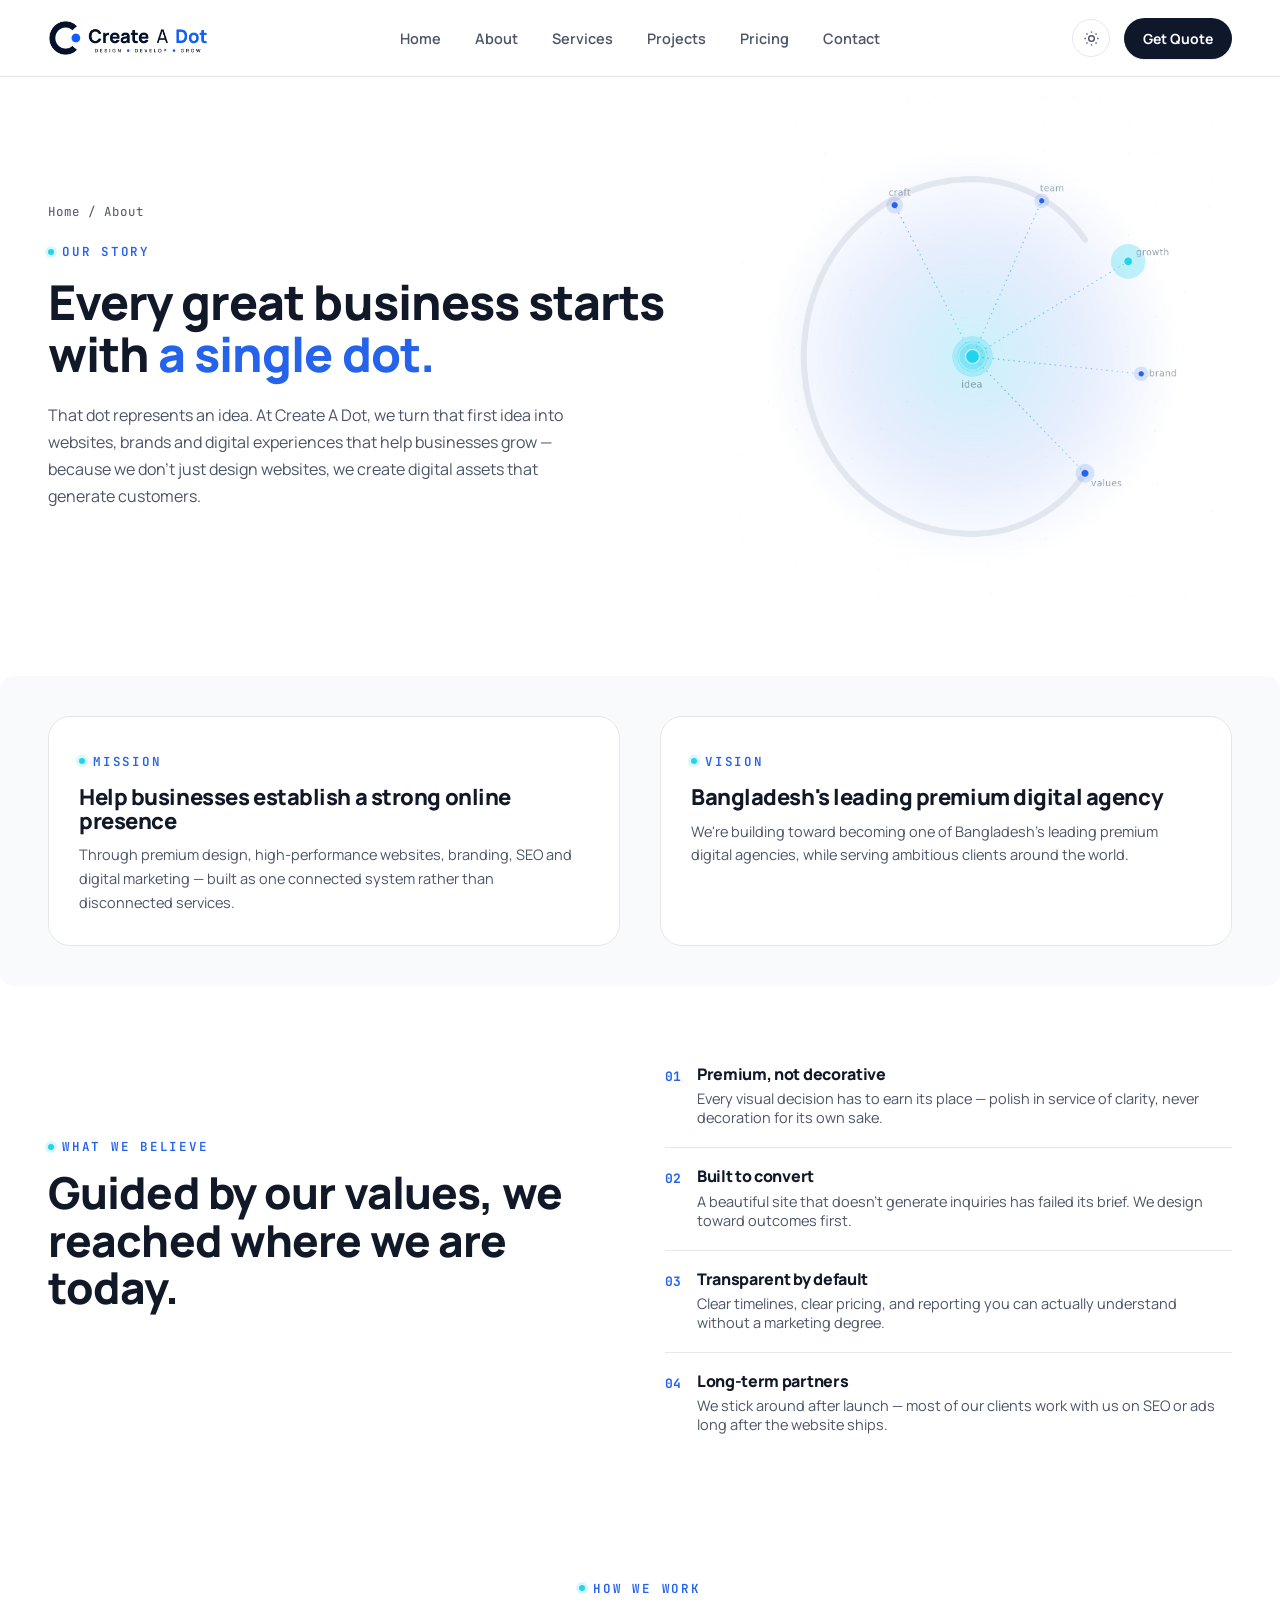
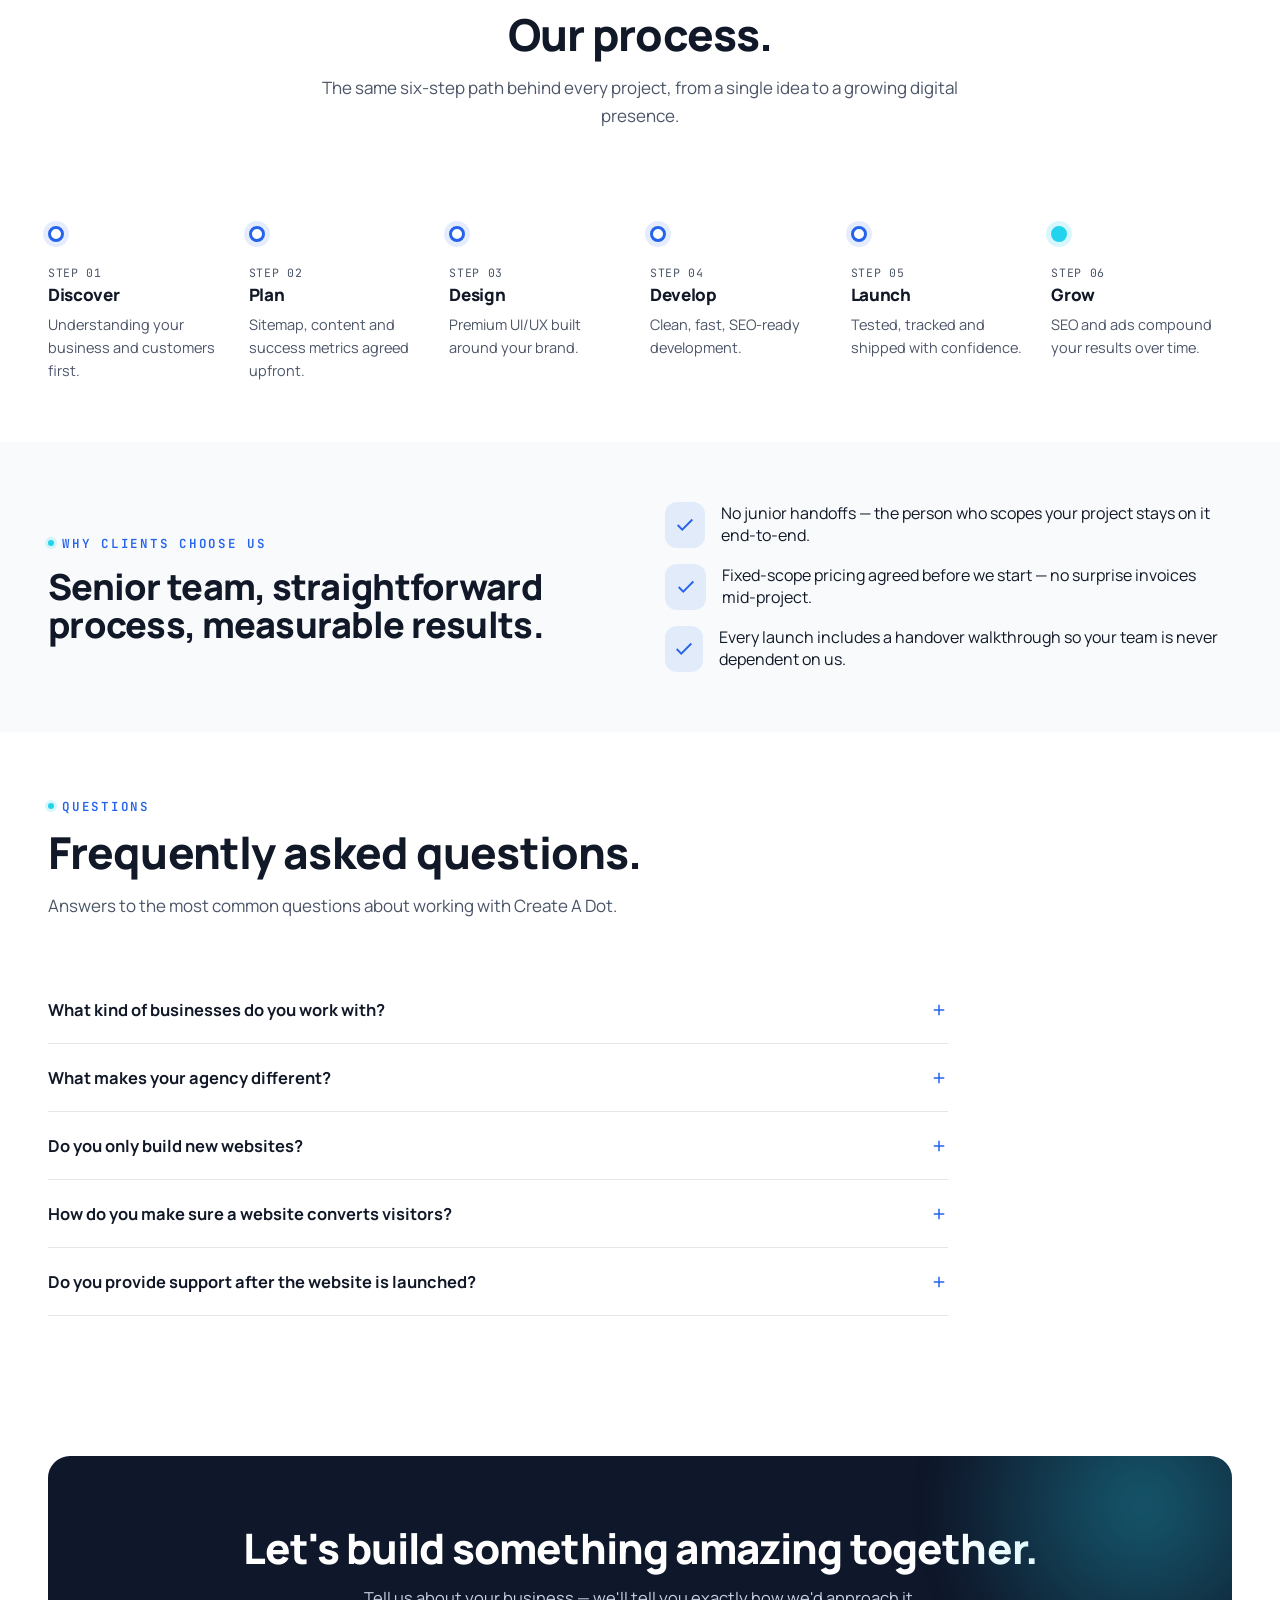
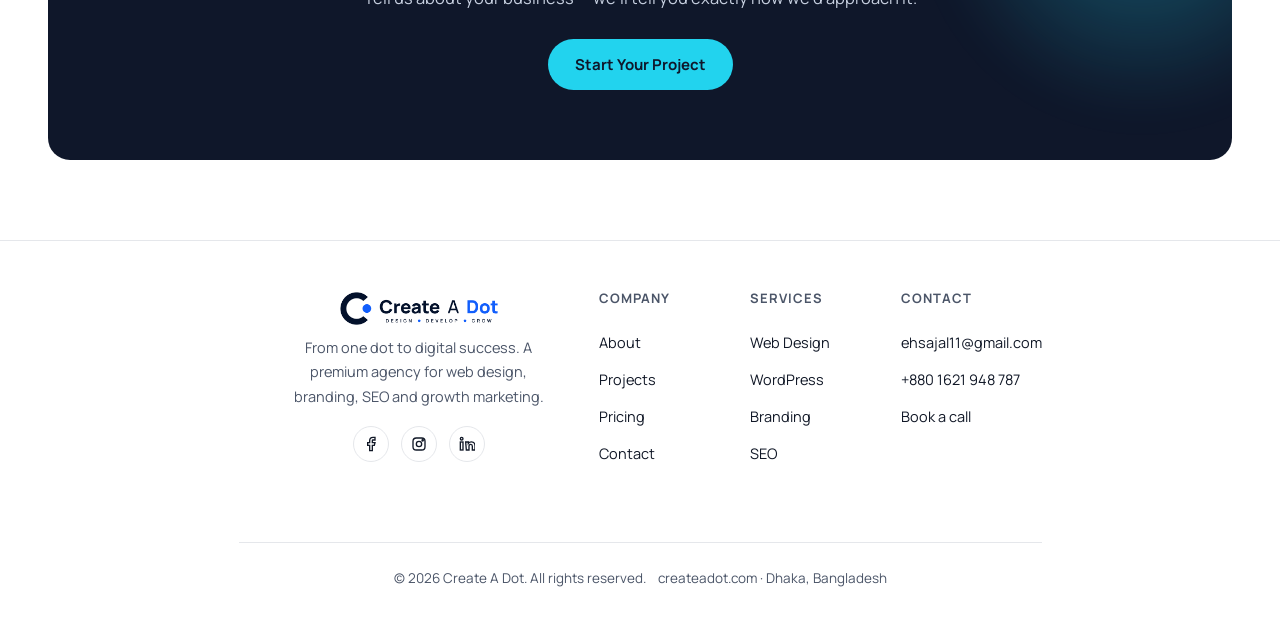
<file: about/index.html>
<!DOCTYPE html>
<html lang="en">
<head>

<!-- Google Tag Manager -->
<script>(function(w,d,s,l,i){w[l]=w[l]||[];w[l].push({'gtm.start':
new Date().getTime(),event:'gtm.js'});var f=d.getElementsByTagName(s)[0],
j=d.createElement(s),dl=l!='dataLayer'?'&l='+l:'';j.async=true;j.src=
'https://www.googletagmanager.com/gtm.js?id='+i+dl;f.parentNode.insertBefore(j,f);
})(window,document,'script','dataLayer','GTM-TJ8TQHGM');</script>
<!-- End Google Tag Manager -->

<meta charset="UTF-8">
<title>About Create A Dot | Premium Web Design & Digital Marketing Agency in Dhaka</title>
<meta name="description" content="Learn about Create A Dot, a premium web design and digital marketing agency in Dhaka offering WordPress development, branding, SEO and growth strategy.">
<meta name="keywords" content="web design agency in Dhaka, digital marketing agency, WordPress development, SEO services, branding agency, website design company">
<meta name="author" content="Create A Dot">
<meta name="robots" content="index, follow, max-snippet:-1, max-image-preview:large, max-video-preview:-1">
<meta name="viewport" content="width=device-width, initial-scale=1.0">
<link rel="canonical" href="https://createadot.com/about/">
<meta property="og:title" content="Create A Dot">
<meta property="og:site_name" content="Create A Dot">
<meta property="og:description" content="Website Design & Digital Marketing Agency">
<meta property="og:type" content="website">
<meta property="og:url" content="https://createadot.com/about/">
<meta property="og:image" content="https://createadot.com/img/about-us-hero-image.png">
<meta name="twitter:card" content="summary_large_image">
<meta name="twitter:title" content="About Create A Dot | Premium Web Design & Digital Marketing Agency in Dhaka">
<meta name="twitter:description" content="Create A Dot helps businesses in Dhaka and beyond grow with premium website design, SEO, branding and digital marketing services.">
<meta name="twitter:image" content="https://createadot.com/img/about-us-hero-image.png">
<link rel="preconnect" href="https://fonts.googleapis.com">
<link href="https://fonts.googleapis.com/css2?family=Manrope:wght@400;500;600;700;800&family=JetBrains+Mono:wght@400;500;600;700&display=swap" rel="stylesheet">
<link rel="stylesheet" href="/css/style.css">
<link rel="icon" type="image/png" href="/favicon.png">

<!-- Google tag (gtag.js) -->
<script async src="https://www.googletagmanager.com/gtag/js?id=G-CE81KQK6TG"></script>
<script>
  window.dataLayer = window.dataLayer || [];
  function gtag(){dataLayer.push(arguments);}
  gtag('js', new Date());

  gtag('config', 'G-CE81KQK6TG');
</script>

<script type="application/ld+json">
{
  "@context": "https://schema.org",
  "@type": "LocalBusiness",
  "name": "Create A Dot",
  "description": "Professional website design and digital marketing services in Dhaka, Bangladesh",
  "url": "https://createadot.com/about/",
  "logo":"https://createadot.com/favicon.png",
  "telephone": "+8801621948787",
  "address": {
    "@type": "PostalAddress",
    "streetAddress": "Dhaka",
    "addressLocality": "Dhaka",
    "addressRegion": "Dhaka",
    "postalCode": "1000",
    "addressCountry": "BD"
  },
  "areaServed": [
    {
      "@type": "City",
      "name": "Dhaka"
    },
    {
      "@type": "Country",
      "name": "Bangladesh"
    },
    {
      "@type": "Country",
      "name": "Worldwide"
    }
  ],
  "priceRange": "৳20000-৳500000",
  "image": "https://createadot.com/img/about-us-hero-image.png",
  "sameAs": [
    "https://www.facebook.com/createadot",
    "https://www.instagram.com/create.a.dot/",
    "https://www.linkedin.com/company/createadot"
  ],
  "service": [
    {
      "@type": "Service",
      "name": "Website Design Services",
      "description": "Professional custom and WordPress website design"
    },
    {
      "@type": "Service",
      "name": "Digital Marketing Services",
      "description": "SEO, Google Ads, and digital strategy"
    },
    {
      "@type": "Service",
      "name": "WordPress Development",
      "description": "Fast, SEO-friendly WordPress website development"
    }
  ]
}
</script>
</head>
<body>

<!-- Google Tag Manager (noscript) -->
<noscript><iframe src="https://www.googletagmanager.com/ns.html?id=GTM-TJ8TQHGM"
height="0" width="0" style="display:none;visibility:hidden"></iframe></noscript>
<!-- End Google Tag Manager (noscript) -->

<a href="#main" class="skip-link">Skip to content</a>

<header class="navbar">
  <div class="container nav-inner">
    <a href="/" class="brand">
      <img src="/img/logo-light.png" alt="Create A Dot Logo" class="logo light-logo" />
      <img src="/img/logo-dark.png" alt="Create A Dot Logo" class="logo dark-logo" />
    </a>
    <nav class="nav-links" aria-label="Primary">
      <a href="/">Home</a>
      <a href="/about/">About</a>
      <a href="/services/">Services</a>
      <a href="/projects/">Projects</a>
      <a href="/pricing/">Pricing</a>
      <a href="/contact/">Contact</a>
    </nav>
    <div class="nav-right">
      <button class="theme-toggle" aria-label="Toggle dark mode">
        <svg class="icon-sun" viewBox="0 0 24 24" fill="none" stroke="currentColor" stroke-width="2"><circle cx="12" cy="12" r="4"/><path d="M12 2v2M12 20v2M4.9 4.9l1.4 1.4M17.7 17.7l1.4 1.4M2 12h2M20 12h2M4.9 19.1l1.4-1.4M17.7 6.3l1.4-1.4"/></svg>
        <svg class="icon-moon" viewBox="0 0 24 24" fill="none" stroke="currentColor" stroke-width="2"><path d="M21 12.8A9 9 0 1111.2 3a7 7 0 009.8 9.8z"/></svg>
      </button>
      <a href="https://wa.me/01621948787?text=Hi%2C%20I%20would%20like%20to%20get%20a%20quote%20for%20your%20services." target="_blank" class="btn btn-primary btn-sm">Get Quote</a>
      <button class="nav-toggle" aria-label="Menu" aria-expanded="false"><span></span></button>
    </div>
  </div>
</header>

<main id="main">

  <!-- ============ HERO ============ -->
  <section class="hero">
    <div class="container hero-grid">
      <div class="reveal">
        <div class="breadcrumb reveal"><a href="/">Home</a> / About</div>
        <span class="eyebrow">Our story</span>
        <h1 class="mt-16">Every great business starts with <span style="color: var(--blue);">a single dot.</span></h1>
        <p class="lede">That dot represents an idea. At Create A Dot, we turn that first idea into websites, brands and digital experiences that help businesses grow — because we don't just design websites, we create digital assets that generate customers.</p>

        
        <!--<div class="hero-cta">
          <a href="/contact/" class="btn btn-primary">Get Free Consultation</a>
          <a href="/projects/" class="btn btn-outline">View Portfolio</a>
        </div>-->
        <!--<p class="hero-note">// 60+ projects shipped · avg. project value ৳20,000–৳50,000+</p>-->
      </div>
      <div class="reveal dot-hero-canvas">
        <img src="/img/about-us-hero-image.png" alt="Create A Dot - Premium Web Design & Digital Marketing Services" loading="lazy">
      </div>
    </div>
  </section>


  <section class="section" style="background: var(--gray-light); padding: 40px 0; border-radius: var(--radius-md); margin-top: 40px;">
    <div class="container">
      <div class="grid grid-2" style="gap:40px;">
        <div class="card reveal">
          <span class="eyebrow">Mission</span>
          <h3 class="mt-16" style="font-size:22px;">Help businesses establish a strong online presence</h3>
          <p class="mt-16">Through premium design, high-performance websites, branding, SEO and digital marketing — built as one connected system rather than disconnected services.</p>
        </div>
        <div class="card reveal">
          <span class="eyebrow">Vision</span>
          <h3 class="mt-16" style="font-size:22px;">Bangladesh's leading premium digital agency</h3>
          <p class="mt-16">We're building toward becoming one of Bangladesh's leading premium digital agencies, while serving ambitious clients around the world.</p>
        </div>
      </div>
    </div>
  </section>

  <section class="section">
    <div class="container">
      <div class="grid grid-2" style="gap:50px; align-items:center;">
      <div class="section-head reveal">
        <span class="eyebrow">What we believe</span>
        <h2>Guided by our values, we reached where we are today.</h2>
      </div>
      <div class="reveal">
        <div class="value-row"><span class="value-num">01</span><div><h4 style="margin:0; font-size:16px;">Premium, not decorative</h4><p style="margin-top:6px; color:var(--text-soft); font-size:14.5px;">Every visual decision has to earn its place — polish in service of clarity, never decoration for its own sake.</p></div></div>
        <div class="value-row"><span class="value-num">02</span><div><h4 style="margin:0; font-size:16px;">Built to convert</h4><p style="margin-top:6px; color:var(--text-soft); font-size:14.5px;">A beautiful site that doesn't generate inquiries has failed its brief. We design toward outcomes first.</p></div></div>
        <div class="value-row"><span class="value-num">03</span><div><h4 style="margin:0; font-size:16px;">Transparent by default</h4><p style="margin-top:6px; color:var(--text-soft); font-size:14.5px;">Clear timelines, clear pricing, and reporting you can actually understand without a marketing degree.</p></div></div>
        <div class="value-row"><span class="value-num">04</span><div><h4 style="margin:0; font-size:16px;">Long-term partners</h4><p style="margin-top:6px; color:var(--text-soft); font-size:14.5px;">We stick around after launch — most of our clients work with us on SEO or ads long after the website ships.</p></div></div>
      </div>
      </div>
    </div>
  </section>

  <section class="section">
    <div class="container">
      <div class="section-head center reveal">
        <span class="eyebrow">How we work</span>
        <h2>Our process.</h2>
        <p>The same six-step path behind every project, from a single idea to a growing digital presence.</p>
      </div>
      <div class="dotpath reveal">
        <div class="dotpath-row">
          <div class="dotpath-step"><span class="dotpath-dot"></span><span class="step-tag">STEP 01</span><h3>Discover</h3><p>Understanding your business and customers first.</p></div>
          <div class="dotpath-step"><span class="dotpath-dot"></span><span class="step-tag">STEP 02</span><h3>Plan</h3><p>Sitemap, content and success metrics agreed upfront.</p></div>
          <div class="dotpath-step"><span class="dotpath-dot"></span><span class="step-tag">STEP 03</span><h3>Design</h3><p>Premium UI/UX built around your brand.</p></div>
          <div class="dotpath-step"><span class="dotpath-dot"></span><span class="step-tag">STEP 04</span><h3>Develop</h3><p>Clean, fast, SEO-ready development.</p></div>
          <div class="dotpath-step"><span class="dotpath-dot"></span><span class="step-tag">STEP 05</span><h3>Launch</h3><p>Tested, tracked and shipped with confidence.</p></div>
          <div class="dotpath-step"><span class="dotpath-dot"></span><span class="step-tag">STEP 06</span><h3>Grow</h3><p>SEO and ads compound your results over time.</p></div>
        </div>
      </div>
    </div>
  </section>

  <section class="section section-alt">
    <div class="container">
      <div class="grid grid-2" style="gap:50px; align-items:center;">
        <div class="reveal">
          <span class="eyebrow">Why clients choose us</span>
          <h2 class="mt-16" style="font-size:clamp(26px,4vw,36px);">Senior team, straightforward process, measurable results.</h2>
        </div>
        <div class="reveal" style="display:flex; flex-direction:column; gap:16px;">
          <div class="flex gap-16" style="align-items:flex-start;"><div class="card-icon" style="margin-bottom:0;"><svg viewBox="0 0 24 24" fill="none" stroke="currentColor" stroke-width="2"><path d="M20 6L9 17l-5-5"/></svg></div><p>No junior handoffs — the person who scopes your project stays on it end-to-end.</p></div>
          <div class="flex gap-16" style="align-items:flex-start;"><div class="card-icon" style="margin-bottom:0;"><svg viewBox="0 0 24 24" fill="none" stroke="currentColor" stroke-width="2"><path d="M20 6L9 17l-5-5"/></svg></div><p>Fixed-scope pricing agreed before we start — no surprise invoices mid-project.</p></div>
          <div class="flex gap-16" style="align-items:flex-start;"><div class="card-icon" style="margin-bottom:0;"><svg viewBox="0 0 24 24" fill="none" stroke="currentColor" stroke-width="2"><path d="M20 6L9 17l-5-5"/></svg></div><p>Every launch includes a handover walkthrough so your team is never dependent on us.</p></div>
        </div>
      </div>
    </div>
  </section>

  <section class="section">
    <div class="container">
      <div class="section-head reveal">
        <span class="eyebrow">Questions</span>
        <h2>Frequently asked questions.</h2>
        <p>Answers to the most common questions about working with Create A Dot.</p>
      </div>

      <div class="reveal" style="max-width:900px;">
        <div class="faq-item">
          <button class="faq-q">What kind of businesses do you work with? <svg viewBox="0 0 24 24" fill="none" stroke="currentColor" stroke-width="2"><path d="M12 5v14M5 12h14"/></svg></button>
          <div class="faq-a"><p>We work with clinics, e-commerce brands, real estate firms, manufacturers, startups and service businesses that want a stronger digital presence and measurable growth.</p></div>
        </div>

        <div class="faq-item">
          <button class="faq-q">What makes your agency different? <svg viewBox="0 0 24 24" fill="none" stroke="currentColor" stroke-width="2"><path d="M12 5v14M5 12h14"/></svg></button>
          <div class="faq-a"><p>We combine design, development, SEO and conversion strategy in one process so your website isn't just attractive — it is built to generate inquiries and support growth.</p></div>
        </div>

        <div class="faq-item">
          <button class="faq-q">Do you only build new websites? <svg viewBox="0 0 24 24" fill="none" stroke="currentColor" stroke-width="2"><path d="M12 5v14M5 12h14"/></svg></button>
          <div class="faq-a"><p>No. We also help improve existing websites, refresh branding, improve local SEO and set up ongoing marketing support after launch.</p></div>
        </div>

        <div class="faq-item">
          <button class="faq-q">How do you make sure a website converts visitors? <svg viewBox="0 0 24 24" fill="none" stroke="currentColor" stroke-width="2"><path d="M12 5v14M5 12h14"/></svg></button>
          <div class="faq-a"><p>We build around your business goals from the start — clear messaging, strong calls to action, mobile-first experience and conversion-focused structure so visitors know what to do next.</p></div>
        </div>

        <div class="faq-item">
          <button class="faq-q">Do you provide support after the website is launched? <svg viewBox="0 0 24 24" fill="none" stroke="currentColor" stroke-width="2"><path d="M12 5v14M5 12h14"/></svg></button>
          <div class="faq-a"><p>Yes. We offer maintenance, content updates, SEO support and paid marketing services so your presence continues to grow after launch.</p></div>
        </div>
      </div>
    </div>
  </section>

  <section class="section-tight">
    <div class="container">
      <div class="cta-band reveal">
        <div class="cta-glow" aria-hidden="true"></div>
        <h2>Let's build something amazing together.</h2>
        <p>Tell us about your business — we'll tell you exactly how we'd approach it.</p>
        <div class="hero-cta"><a href="/contact/" class="btn btn-cyan">Start Your Project</a></div>
      </div>
    </div>
  </section>

</main>

<!-- ============ FOOTER ============ -->
<footer>
  <div class="container">
    <div class="footer-grid">
      <div class="footer-brand">
        <a href="/" class="brand">
          <img src="/img/logo-light.png" alt="Create A Dot Logo" class="logo light-logo" />
          <img src="/img/logo-dark.png" alt="Create A Dot Logo" class="logo dark-logo" />
        </a>
        <p>From one dot to digital success. A premium agency for web design, branding, SEO and growth marketing.</p>
        <div class="footer-social">
          <a href="https://www.facebook.com/CreateADot/" target="_blank" aria-label="Facebook"><svg viewBox="0 0 24 24" fill="none" stroke="currentColor" stroke-width="2"><path d="M18 2h-3a5 5 0 00-5 5v3H7v4h3v8h4v-8h3l1-4h-4V7a1 1 0 011-1h3z"/></svg></a>
          <a href="https://www.instagram.com/create.a.dot/" target="_blank" aria-label="Instagram"><svg viewBox="0 0 24 24" fill="none" stroke="currentColor" stroke-width="2"><rect x="3" y="3" width="18" height="18" rx="5"/><circle cx="12" cy="12" r="4"/><circle cx="17.5" cy="6.5" r="1"/></svg></a>
          <a href="https://www.linkedin.com/company/createadot" target="_blank" aria-label="LinkedIn"><svg viewBox="0 0 24 24" fill="none" stroke="currentColor" stroke-width="2"><rect x="2" y="9" width="4" height="12"/><circle cx="4" cy="4" r="2"/><path d="M10 9h4v2c1-1.5 2.5-2.3 4.5-2.3 3.3 0 5.5 2 5.5 6.2V21h-4v-5.6c0-1.8-.9-2.9-2.4-2.9-1.4 0-2.6 1-2.6 2.9V21h-4z"/></svg></a>
        </div>
      </div>
      <div class="footer-menu">
      <div class="footer-col">
        <h4>Company</h4>
        <a href="/about/">About</a>
        <a href="/projects/">Projects</a>
        <a href="/pricing/">Pricing</a>
        <a href="/contact/">Contact</a>
      </div>
      <div class="footer-col">
        <h4>Services</h4>
        <a href="/services/#web-design">Web Design</a>
        <a href="/services/#wordpress">WordPress</a>
        <a href="/services/#branding">Branding</a>
        <a href="/services/#seo">SEO</a>
      </div>
      <div class="footer-col">
        <h4>Contact</h4>
        <a href="mailto:ehsajal11@gmail.com">ehsajal11@gmail.com</a>
        <a href="tel:+8801621948787">+880 1621 948 787</a>
        <a href="/contact/">Book a call</a>
      </div>
      <!--
      <div class="footer-col">
        <h4>Stay updated</h4>
        <p style="font-size:13.5px; color:var(--text-soft);">Occasional notes on design, SEO and growth. No spam.</p>
        <form class="footer-newsletter" action="https://docs.google.com/forms/d/e/1FAIpQLSepkEIbabVynz7xr_BE5Jk_CuDBU8wHZXhdV8cIiSD8lMMnpA/viewform?usp=publish-editor" method="POST" target="_blank">
          <input type="email" name="entry.108112204" required placeholder="you@company.com" aria-label="Email address">
          <button type="submit" class="btn btn-primary btn-sm">Join</button>
        </form>
      </div> -->
      </div>
    </div>
    <div class="footer-bottom">
      <span>© 2026 Create A Dot. All rights reserved.</span>
      <span>createadot.com · Dhaka, Bangladesh</span>
    </div>
  </div>
</footer>

<script src="/js/main.js"></script>
</body>
</html>
</file>
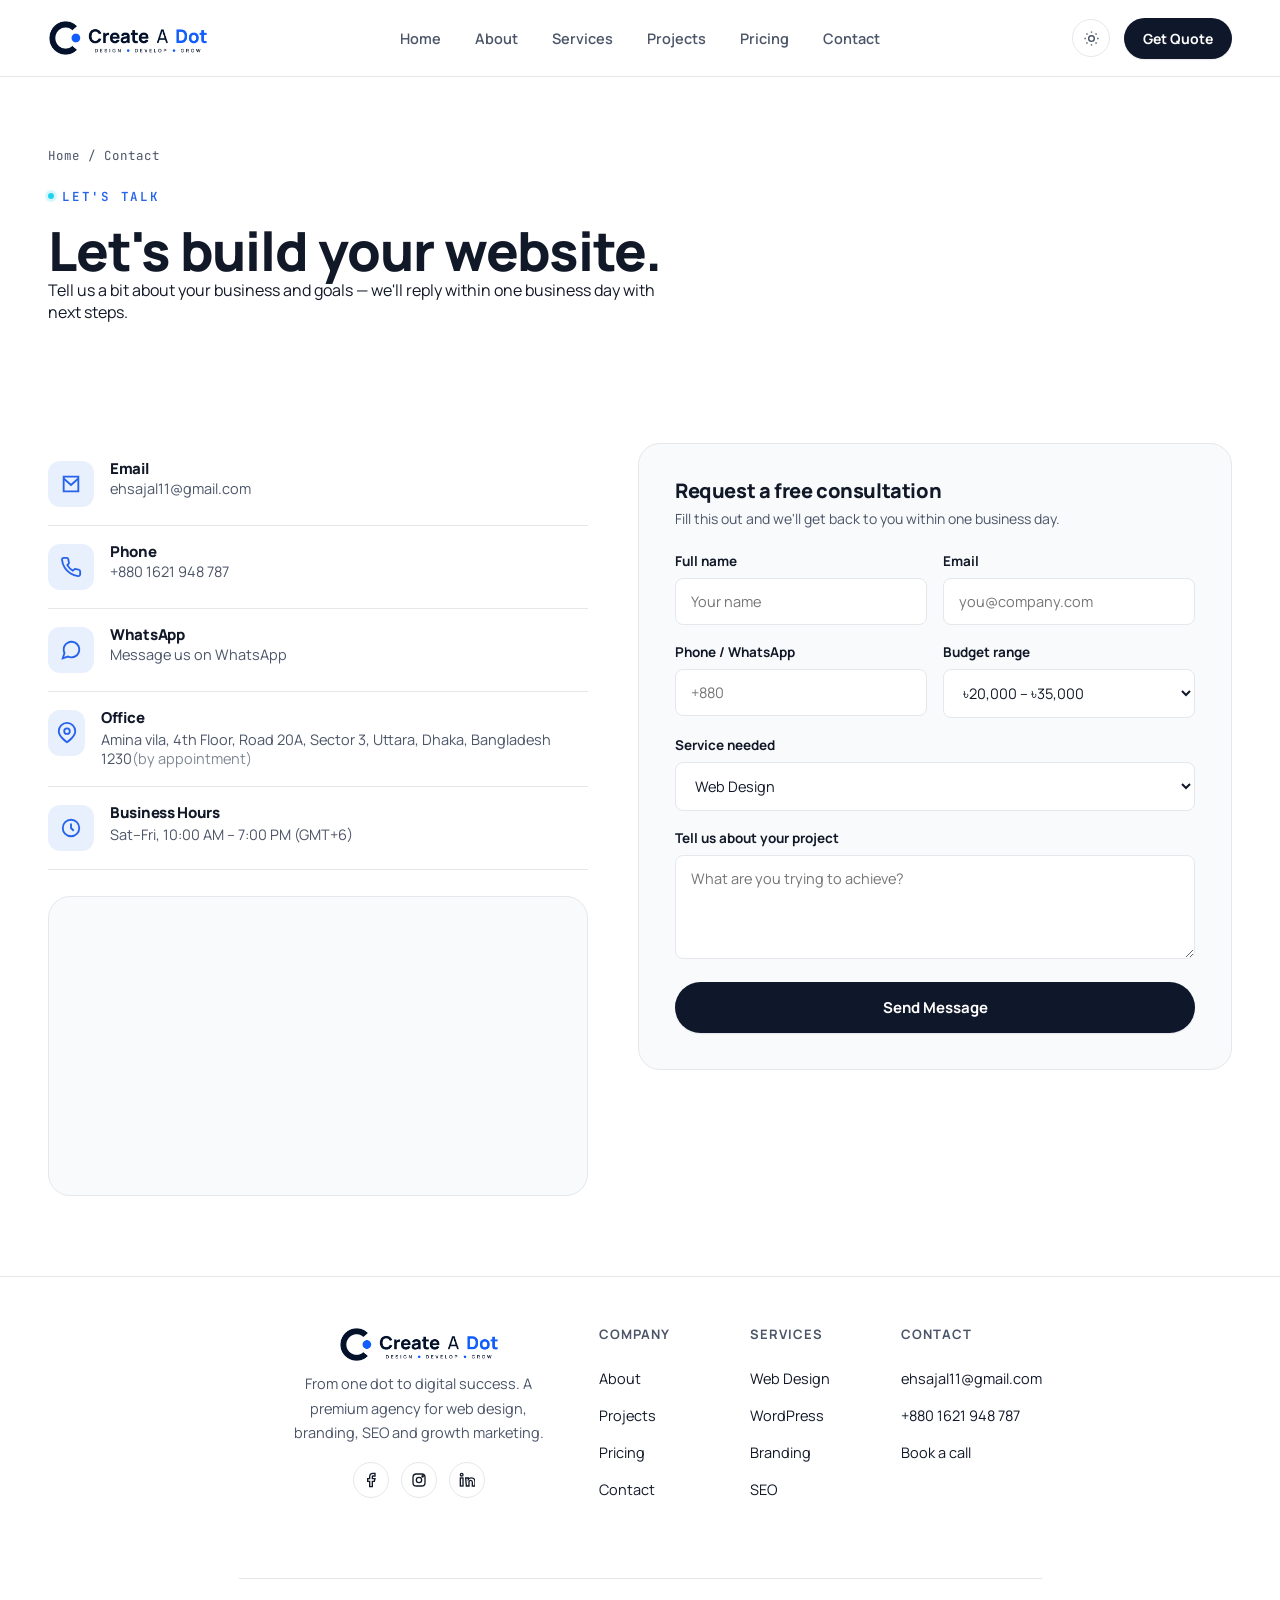
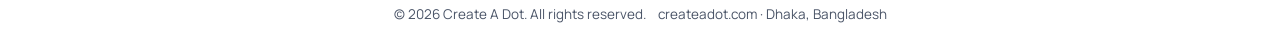
<file: contact/index.html>
<!DOCTYPE html>
<html lang="en">
<head>

<!-- Google Tag Manager -->
<script>(function(w,d,s,l,i){w[l]=w[l]||[];w[l].push({'gtm.start':
new Date().getTime(),event:'gtm.js'});var f=d.getElementsByTagName(s)[0],
j=d.createElement(s),dl=l!='dataLayer'?'&l='+l:'';j.async=true;j.src=
'https://www.googletagmanager.com/gtm.js?id='+i+dl;f.parentNode.insertBefore(j,f);
})(window,document,'script','dataLayer','GTM-TJ8TQHGM');</script>
<!-- End Google Tag Manager -->

<meta charset="UTF-8">
<title>Contact Create A Dot | Web Design, SEO & Digital Marketing Consultation</title>
<meta name="description" content="Get in touch with Create A Dot for website design, WordPress development, SEO, branding and digital marketing consultations in Dhaka and Bangladesh.">
<meta name="keywords" content="contact web design agency, digital marketing consultation, SEO consultation, website design contact, web design company in Dhaka">
<meta name="author" content="Create A Dot">
<meta name="robots" content="index, follow, max-snippet:-1, max-image-preview:large, max-video-preview:-1">
<meta name="viewport" content="width=device-width, initial-scale=1.0">
<link rel="canonical" href="https://createadot.com/contact/">
<meta property="og:title" content="Create A Dot">
<meta property="og:site_name" content="Create A Dot">
<meta property="og:description" content="Website Design & Digital Marketing Agency">
<meta property="og:type" content="website">
<meta property="og:url" content="https://createadot.com/contact/">
<meta property="og:image" content="https://createadot.com/img/hero-image.png">
<meta name="twitter:card" content="summary_large_image">
<meta name="twitter:title" content="Contact Create A Dot | Web Design, SEO & Digital Marketing Consultation">
<meta name="twitter:description" content="Reach out to Create A Dot for website design, WordPress development, SEO, branding and digital marketing support.">
<meta name="twitter:image" content="https://createadot.com/img/hero-image.png">
<link rel="preconnect" href="https://fonts.googleapis.com">
<link href="https://fonts.googleapis.com/css2?family=Manrope:wght@400;500;600;700;800&family=JetBrains+Mono:wght@400;500;600;700&display=swap" rel="stylesheet">
<link rel="stylesheet" href="/css/style.css">
<link rel="icon" type="image/png" href="/favicon.png">

<!-- Google tag (gtag.js) -->
<script async src="https://www.googletagmanager.com/gtag/js?id=G-CE81KQK6TG"></script>
<script>
  window.dataLayer = window.dataLayer || [];
  function gtag(){dataLayer.push(arguments);}
  gtag('js', new Date());

  gtag('config', 'G-CE81KQK6TG');
</script>

<script type="application/ld+json">
{
  "@context": "https://schema.org",
  "@type": "LocalBusiness",
  "name": "Create A Dot",
  "description": "Professional website design and digital marketing services in Dhaka, Bangladesh",
  "url": "https://createadot.com/contact/",
  "logo":"https://createadot.com/favicon.png",
  "telephone": "+8801621948787",
  "address": {
    "@type": "PostalAddress",
    "streetAddress": "Dhaka",
    "addressLocality": "Dhaka",
    "addressRegion": "Dhaka",
    "postalCode": "1000",
    "addressCountry": "BD"
  },
  "areaServed": [
    {
      "@type": "City",
      "name": "Dhaka"
    },
    {
      "@type": "Country",
      "name": "Bangladesh"
    },
    {
      "@type": "Country",
      "name": "Worldwide"
    }
  ],
  "priceRange": "৳20000-৳500000",
  "image": "https://createadot.com/img/hero-image.png",
  "sameAs": [
    "https://www.facebook.com/createadot",
    "https://www.instagram.com/create.a.dot",
    "https://www.linkedin.com/company/createadot"
  ],
  "service": [
    {
      "@type": "Service",
      "name": "Website Design Services",
      "description": "Professional custom and WordPress website design"
    },
    {
      "@type": "Service",
      "name": "Digital Marketing Services",
      "description": "SEO, Google Ads, and digital strategy"
    },
    {
      "@type": "Service",
      "name": "WordPress Development",
      "description": "Fast, SEO-friendly WordPress website development"
    }
  ]
}
</script>

</head>
<body>

<!-- Google Tag Manager (noscript) -->
<noscript><iframe src="https://www.googletagmanager.com/ns.html?id=GTM-TJ8TQHGM"
height="0" width="0" style="display:none;visibility:hidden"></iframe></noscript>
<!-- End Google Tag Manager (noscript) -->  

<a href="#main" class="skip-link">Skip to content</a>

<header class="navbar">
  <div class="container nav-inner">
    <a href="/" class="brand">
      <img src="/img/logo-light.png" alt="Create A Dot Logo" class="logo light-logo" />
      <img src="/img/logo-dark.png" alt="Create A Dot Logo" class="logo dark-logo" />
    </a>
    <nav class="nav-links" aria-label="Primary">
      <a href="/">Home</a><a href="/about/">About</a><a href="/services/">Services</a><a href="/projects/">Projects</a><a href="/pricing/">Pricing</a><a href="/contact/">Contact</a>
    </nav>
    <div class="nav-right">
      <button class="theme-toggle" aria-label="Toggle dark mode">
        <svg class="icon-sun" viewBox="0 0 24 24" fill="none" stroke="currentColor" stroke-width="2"><circle cx="12" cy="12" r="4"/><path d="M12 2v2M12 20v2M4.9 4.9l1.4 1.4M17.7 17.7l1.4 1.4M2 12h2M20 12h2M4.9 19.1l1.4-1.4M17.7 6.3l1.4-1.4"/></svg>
        <svg class="icon-moon" viewBox="0 0 24 24" fill="none" stroke="currentColor" stroke-width="2"><path d="M21 12.8A9 9 0 1111.2 3a7 7 0 009.8 9.8z"/></svg>
      </button>
      <a href="https://wa.me/01621948787?text=Hi%2C%20I%20would%20like%20to%20get%20a%20quote%20for%20your%20services." target="_blank" class="btn btn-primary btn-sm">Get Quote</a>
      <button class="nav-toggle" aria-label="Menu" aria-expanded="false"><span></span></button>
    </div>
  </div>
</header>

<main id="main">

  <section class="page-hero">
    <div class="container">
      <div class="breadcrumb reveal"><a href="/">Home</a> / Contact</div>
      <span class="eyebrow reveal">Let's talk</span>
      <h1 class="mt-16 reveal">Let's build your website.</h1>
      <p class="lede reveal" style="max-width:640px;">Tell us a bit about your business and goals — we'll reply within one business day with next steps.</p>
    </div>
  </section>

  <section class="section-tight">
    <div class="container contact-grid">

      <div class="reveal">
        <div class="contact-item">
          <div class="card-icon"><svg viewBox="0 0 24 24" fill="none" stroke="currentColor" stroke-width="2"><path d="M4 4h16v16H4z"/><path d="M4 6l8 7 8-7"/></svg></div>
          <div><h4>Email</h4><a href="mailto:ehsajal11@gmail.com" target="_blank">ehsajal11@gmail.com</a></div>
        </div>
        <div class="contact-item">
          <div class="card-icon"><svg viewBox="0 0 24 24" fill="none" stroke="currentColor" stroke-width="2"><path d="M22 16.9v3a2 2 0 01-2.2 2 19.8 19.8 0 01-8.6-3 19.5 19.5 0 01-6-6 19.8 19.8 0 01-3-8.7A2 2 0 014.1 2h3a2 2 0 012 1.7c.1 1 .3 2 .6 3a2 2 0 01-.5 2L8 10a16 16 0 006 6l1.3-1.2a2 2 0 012-.5c1 .3 2 .5 3 .6a2 2 0 011.7 2.1z"/></svg></div>
          <div><h4>Phone</h4><a href="tel:+8801621948787" target="_blank">+880 1621 948 787</a></div>
        </div>
        <div class="contact-item">
          <div class="card-icon"><svg viewBox="0 0 24 24" fill="none" stroke="currentColor" stroke-width="2"><path d="M21 11.5a8.4 8.4 0 01-.9 3.8 8.5 8.5 0 01-7.6 4.7 8.4 8.4 0 01-3.8-.9L3 21l1.9-5.7a8.4 8.4 0 01-.9-3.8 8.5 8.5 0 014.7-7.6 8.4 8.4 0 013.8-.9h.5a8.48 8.48 0 018 8v.5z"/></svg></div>
          <div><h4>WhatsApp</h4><a href="https://wa.me/01621948787?text=Hi%2C%20I%20would%20like%20to%20get%20a%20quote%20for%20your%20services." target="_blank">Message us on WhatsApp</a></div>
        </div>
        <div class="contact-item">
          <div class="card-icon"><svg viewBox="0 0 24 24" fill="none" stroke="currentColor" stroke-width="2"><path d="M21 10c0 6-9 12-9 12s-9-6-9-12a9 9 0 0118 0z"/><circle cx="12" cy="10" r="3"/></svg></div>
          <div><h4>Office</h4><p>Amina vila, 4th Floor, Road 20A, Sector 3, Uttara, Dhaka, Bangladesh 1230<span style="opacity:.7;">(by appointment)</span></p></div>
        </div>
        <div class="contact-item">
          <div class="card-icon"><svg viewBox="0 0 24 24" fill="none" stroke="currentColor" stroke-width="2"><circle cx="12" cy="12" r="9"/><path d="M12 7v5l3 3"/></svg></div>
          <div><h4>Business Hours</h4><p>Sat–Fri, 10:00 AM – 7:00 PM (GMT+6)</p></div>
        </div>

        <div class="map-placeholder mt-24"><iframe src="https://www.google.com/maps/embed?pb=!1m18!1m12!1m3!1d7297.567380485555!2d90.3930154!3d23.8618137!2m3!1f0!2f0!3f0!3m2!1i1024!2i768!4f13.1!3m3!1m2!1s0x3755c5b7ffe1690f%3A0x17a0295c52fa227f!2sCreate%20a%20Dot!5e0!3m2!1sen!2sbd!4v1784890912940!5m2!1sen!2sbd" width="300px" height="300px" style="border:0;" allowfullscreen="" loading="lazy" referrerpolicy="strict-origin-when-cross-origin"></iframe></div>
      </div>

      <div class="form-card reveal">
        <h3 style="font-size:20px;">Request a free consultation</h3>
        <p style="margin-top:8px; color:var(--text-soft); font-size:14px;">Fill this out and we'll get back to you within one business day.</p>
        <form action="https://formspree.io/f/xdaqldrk" method="POST" class="mt-24">
          <input type="hidden" name="_subject" value="New contact form submission">

          <div class="form-row">
            <div class="field">
              <label for="name">Full name</label>
                <input id="name" name="name" type="text" required placeholder="Your name">
            </div>

            <div class="field">
              <label for="email">Email</label>
              <input id="email" name="email" type="email" required placeholder="you@company.com">
            </div>
          </div>

  <div class="form-row">
    <div class="field">
      <label for="phone">Phone / WhatsApp</label>
      <input id="phone" name="phone" type="tel" placeholder="+880">
    </div>

    <div class="field">
      <label for="budget">Budget range</label>
      <select id="budget" name="budget">
        <option value="৳20,000 – ৳35,000">৳20,000 – ৳35,000</option>
        <option value="৳35,000 – ৳50,000">৳35,000 – ৳50,000</option>
        <option value="৳50,000+">৳50,000+</option>
        <option value="Not sure yet">Not sure yet</option>
      </select>
    </div>
  </div>

  <div class="field">
    <label for="service">Service needed</label>
    <select id="service" name="service">
      <option value="Web Design">Web Design</option>
      <option value="WordPress Development">WordPress Development</option>
      <option value="Branding">Branding</option>
      <option value="SEO">SEO</option>
      <option value="Digital Marketing">Digital Marketing</option>
      <option value="Google Ads">Google Ads</option>
      <option value="UI/UX Design">UI/UX Design</option>
      <option value="Website Maintenance">Website Maintenance</option>
      <option value="Not sure — need guidance">Not sure — need guidance</option>
    </select>
  </div>

  <div class="field">
    <label for="message">Tell us about your project</label>
    <textarea id="message" name="message" rows="4" placeholder="What are you trying to achieve?"></textarea>
  </div>

  <button type="submit" class="btn btn-primary btn-block">Send Message</button>
</form>
      </div>

    </div>
  </section>

</main>

<!-- ============ FOOTER ============ -->
<footer>
  <div class="container">
    <div class="footer-grid">
      <div class="footer-brand">
        <a href="/" class="brand">
          <img src="/img/logo-light.png" alt="Create A Dot Logo" class="logo light-logo" />
          <img src="/img/logo-dark.png" alt="Create A Dot Logo" class="logo dark-logo" />
        </a>
        <p>From one dot to digital success. A premium agency for web design, branding, SEO and growth marketing.</p>
        <div class="footer-social">
          <a href="https://www.facebook.com/CreateADot/" target="_blank" aria-label="Facebook"><svg viewBox="0 0 24 24" fill="none" stroke="currentColor" stroke-width="2"><path d="M18 2h-3a5 5 0 00-5 5v3H7v4h3v8h4v-8h3l1-4h-4V7a1 1 0 011-1h3z"/></svg></a>
          <a href="https://www.instagram.com/create.a.dot/" target="_blank" aria-label="Instagram"><svg viewBox="0 0 24 24" fill="none" stroke="currentColor" stroke-width="2"><rect x="3" y="3" width="18" height="18" rx="5"/><circle cx="12" cy="12" r="4"/><circle cx="17.5" cy="6.5" r="1"/></svg></a>
          <a href="https://www.linkedin.com/company/createadot" target="_blank" aria-label="LinkedIn"><svg viewBox="0 0 24 24" fill="none" stroke="currentColor" stroke-width="2"><rect x="2" y="9" width="4" height="12"/><circle cx="4" cy="4" r="2"/><path d="M10 9h4v2c1-1.5 2.5-2.3 4.5-2.3 3.3 0 5.5 2 5.5 6.2V21h-4v-5.6c0-1.8-.9-2.9-2.4-2.9-1.4 0-2.6 1-2.6 2.9V21h-4z"/></svg></a>
        </div>
      </div>
      <div class="footer-menu">
      <div class="footer-col">
        <h4>Company</h4>
        <a href="/about/">About</a>
        <a href="/projects/">Projects</a>
        <a href="/pricing/">Pricing</a>
        <a href="/contact/">Contact</a>
      </div>
      <div class="footer-col">
        <h4>Services</h4>
        <a href="/services/#web-design">Web Design</a>
        <a href="/services/#wordpress">WordPress</a>
        <a href="/services/#branding">Branding</a>
        <a href="/services/#seo">SEO</a>
      </div>
      <div class="footer-col">
        <h4>Contact</h4>
        <a href="mailto:ehsajal11@gmail.com">ehsajal11@gmail.com</a>
        <a href="tel:+8801621948787">+880 1621 948 787</a>
        <a href="/contact/">Book a call</a>
      </div>
      <!--
      <div class="footer-col">
        <h4>Stay updated</h4>
        <p style="font-size:13.5px; color:var(--text-soft);">Occasional notes on design, SEO and growth. No spam.</p>
        <form class="footer-newsletter" action="https://docs.google.com/forms/d/e/1FAIpQLSepkEIbabVynz7xr_BE5Jk_CuDBU8wHZXhdV8cIiSD8lMMnpA/viewform?usp=publish-editor" method="POST" target="_blank">
          <input type="email" name="entry.108112204" required placeholder="you@company.com" aria-label="Email address">
          <button type="submit" class="btn btn-primary btn-sm">Join</button>
        </form>
      </div> -->
      </div>
    </div>
    <div class="footer-bottom">
      <span>© 2026 Create A Dot. All rights reserved.</span>
      <span>createadot.com · Dhaka, Bangladesh</span>
    </div>
  </div>
</footer>

<script src="/js/main.js"></script>
</body>
</html>
</file>
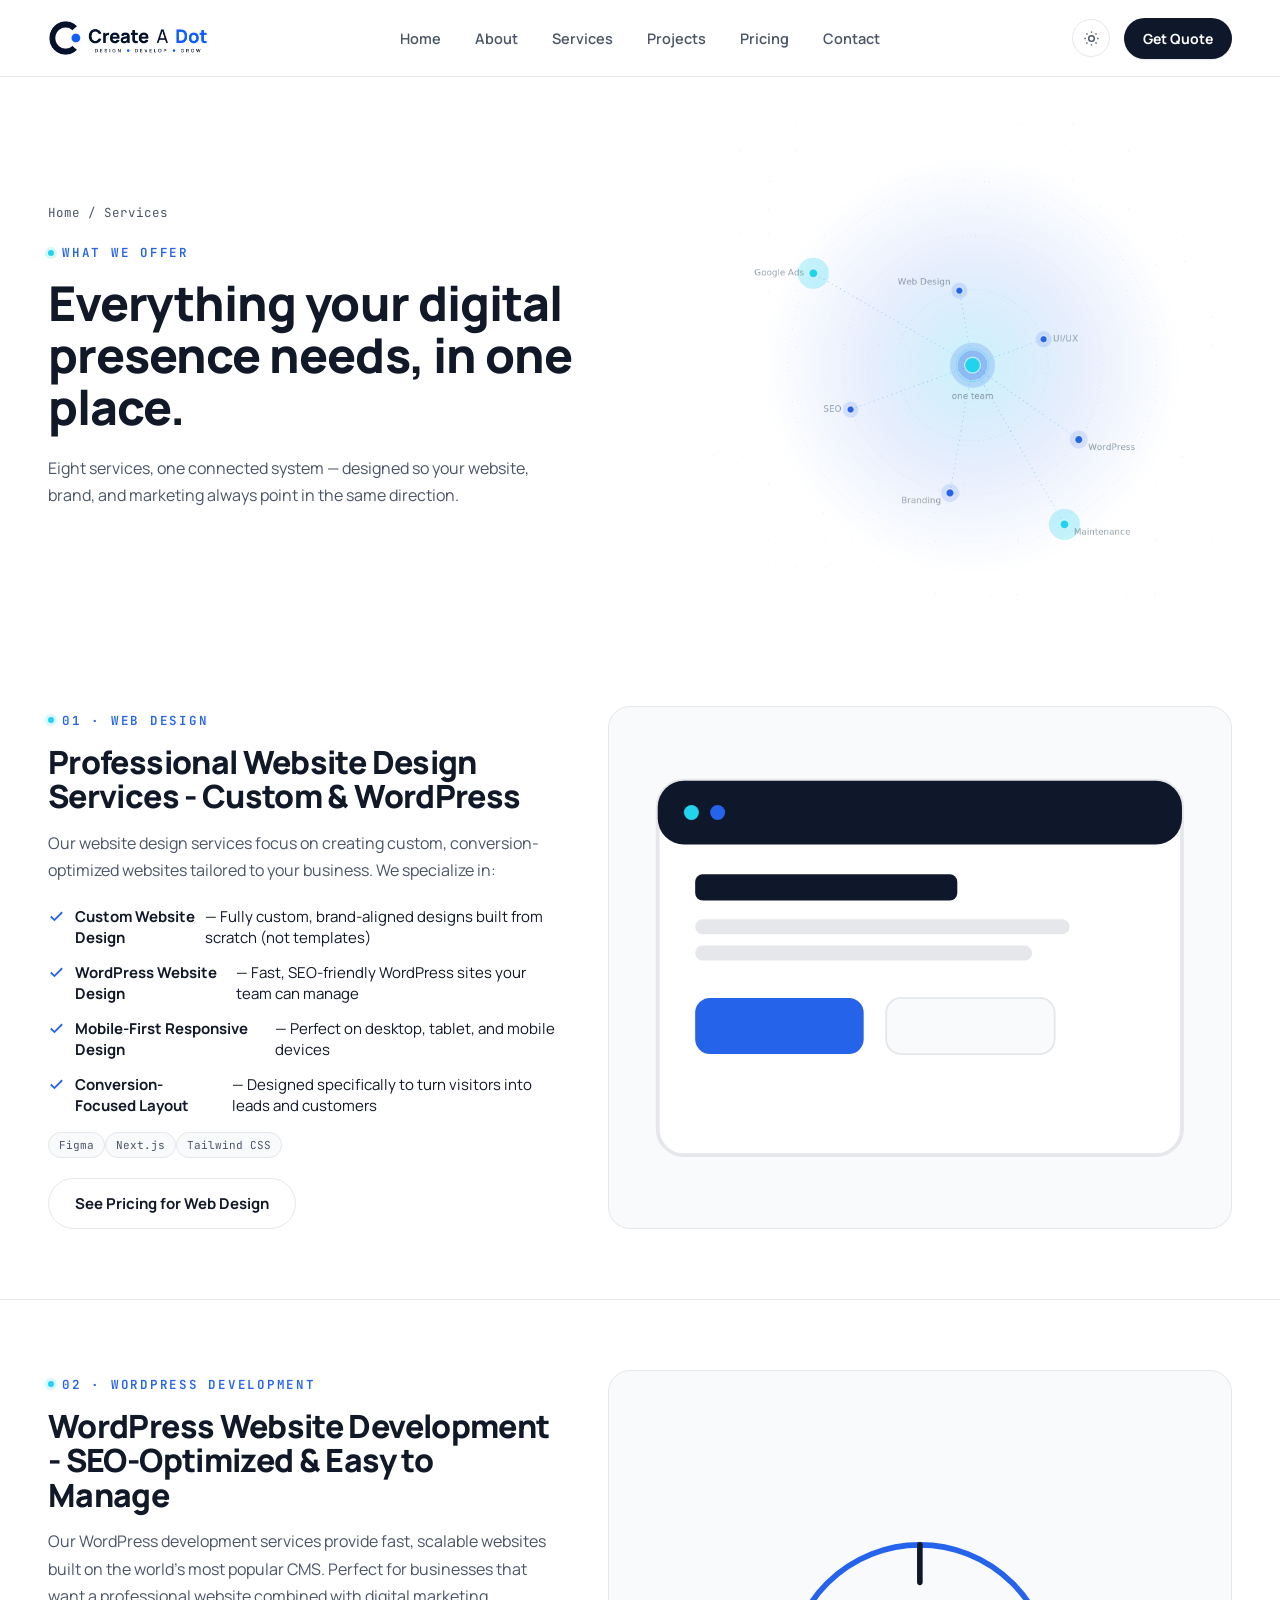
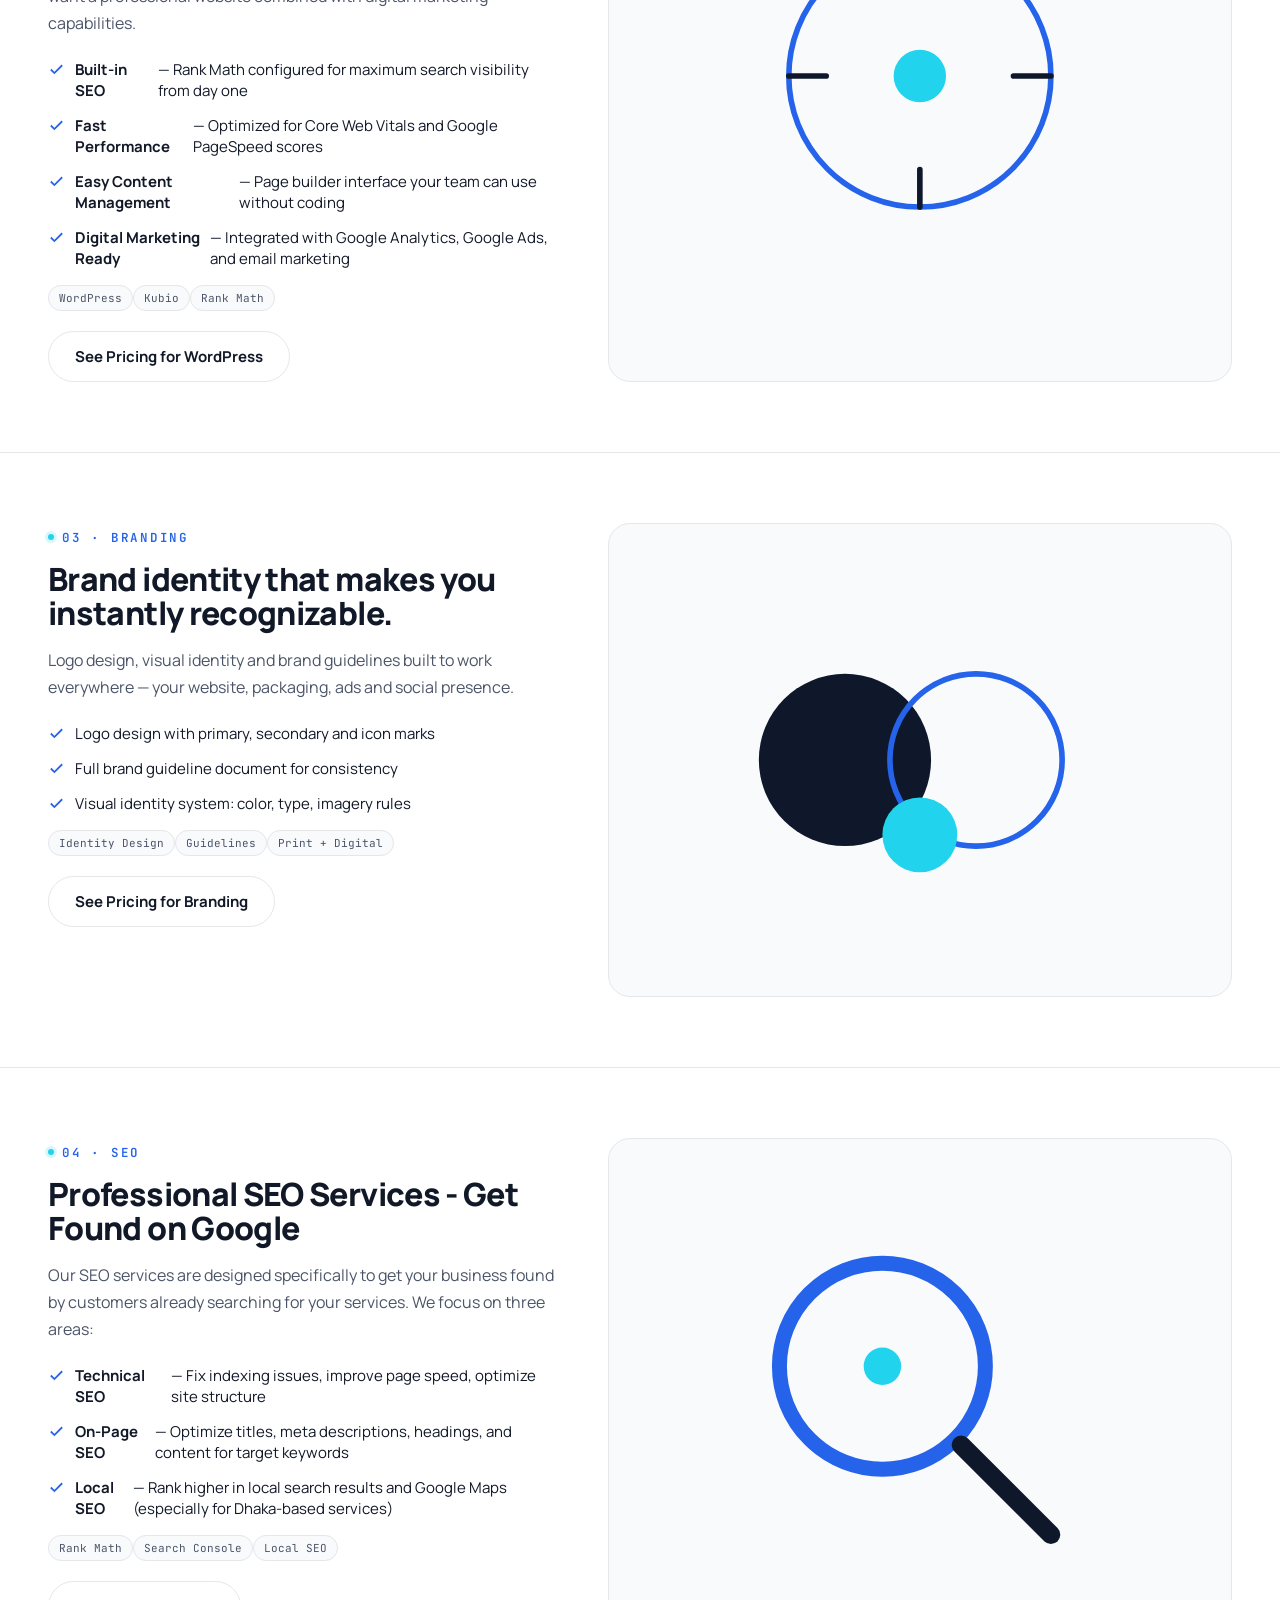
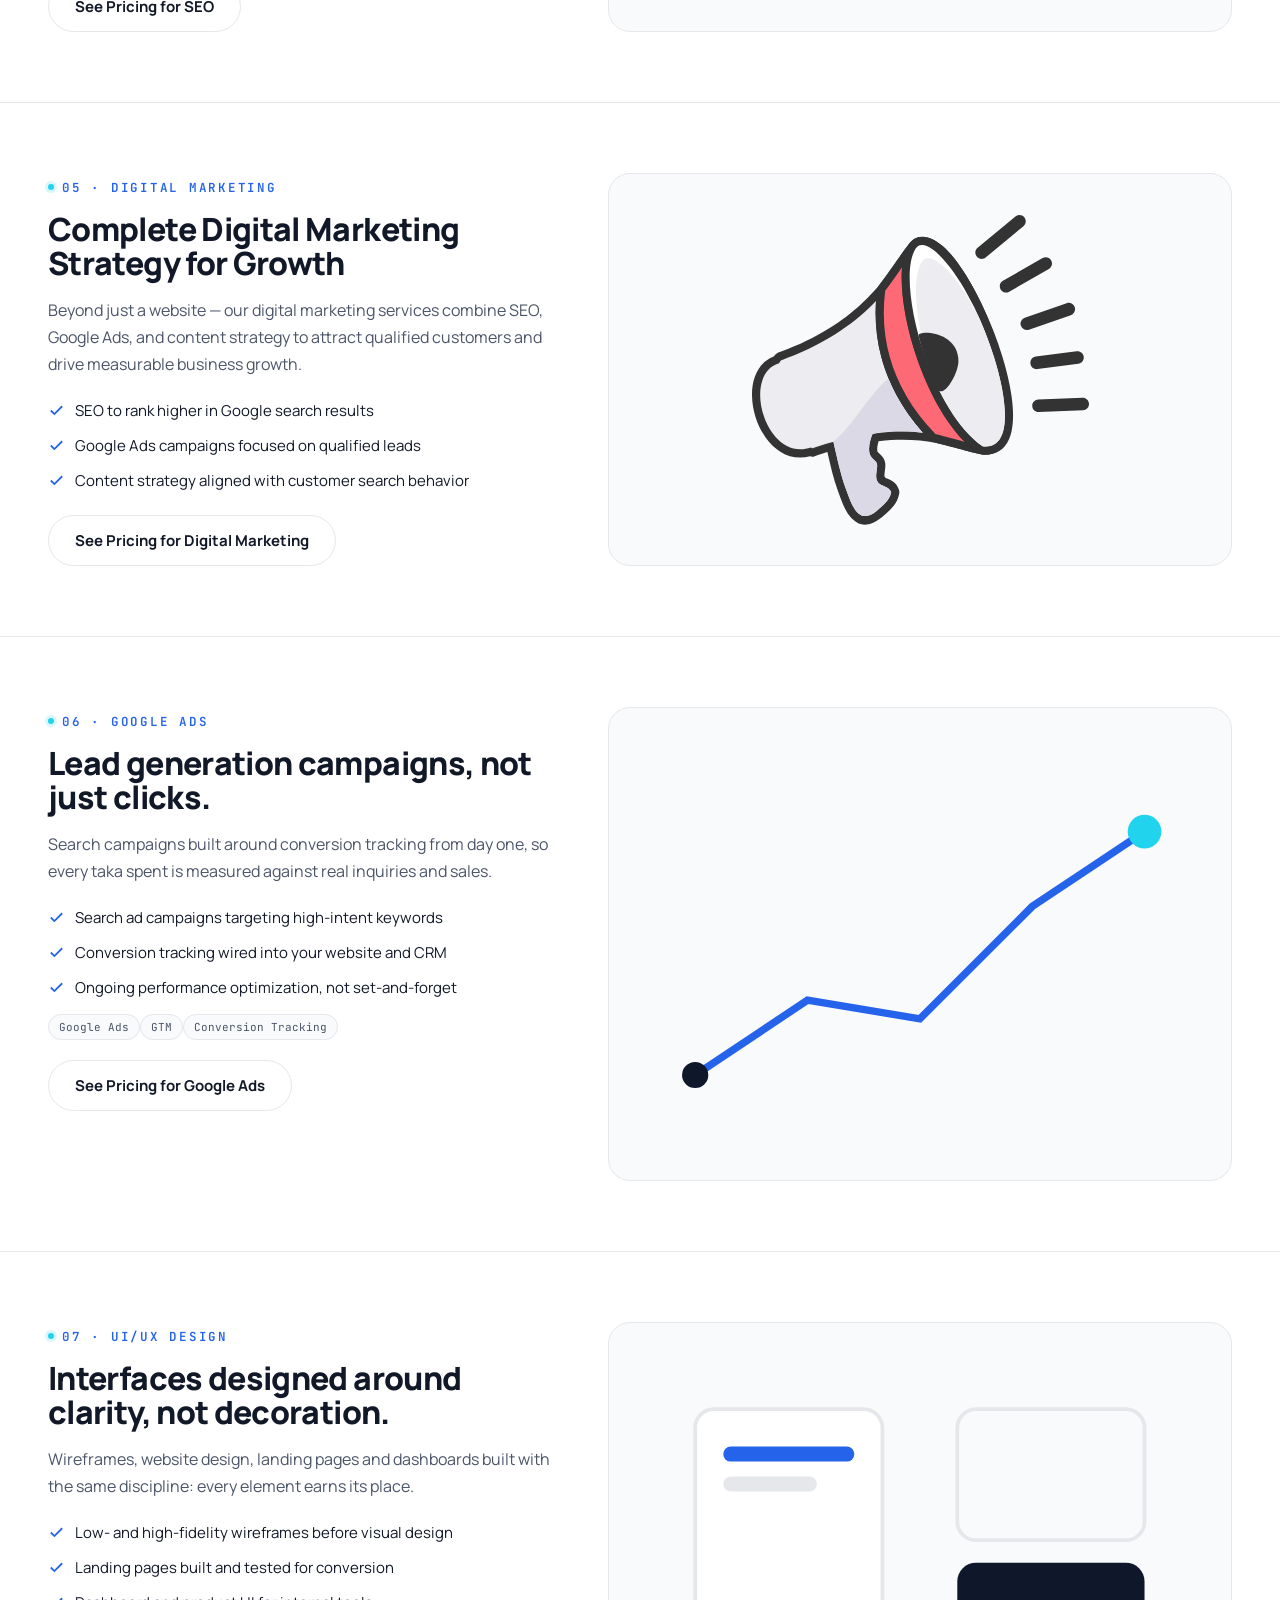
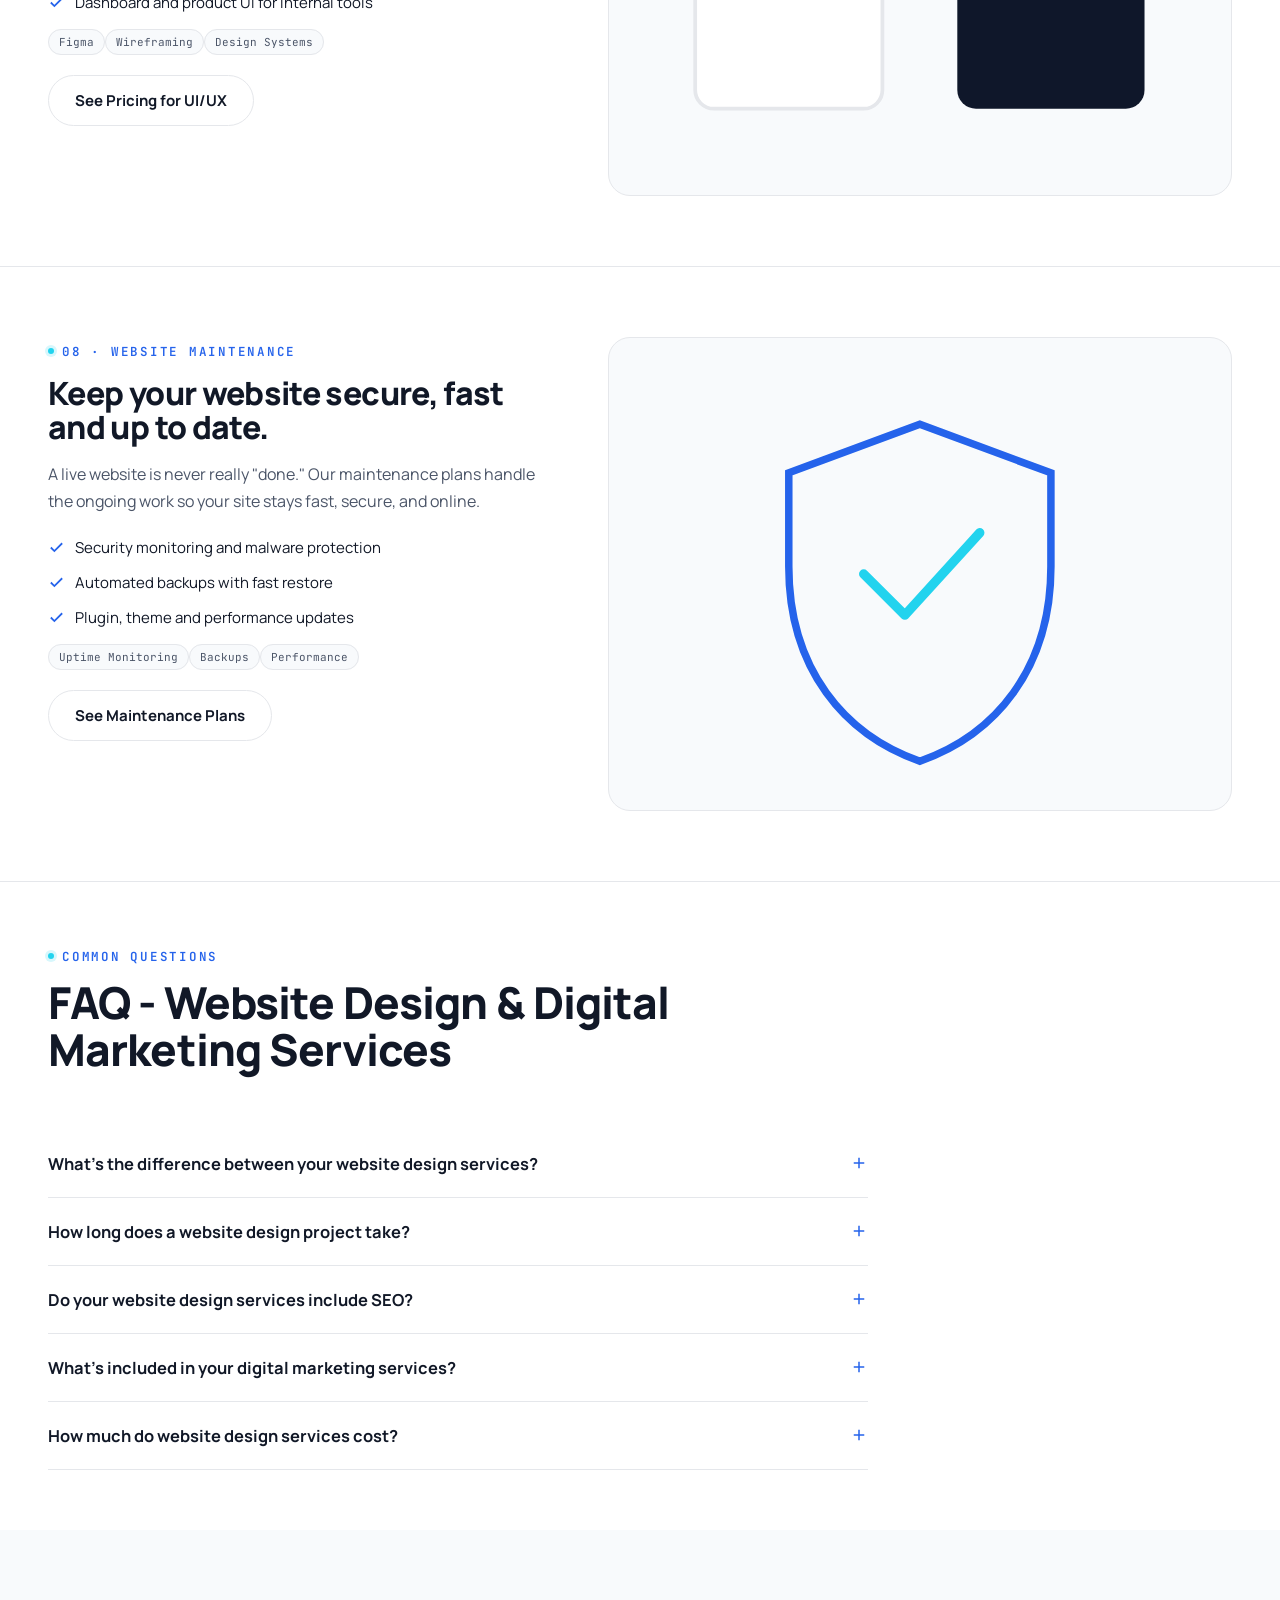
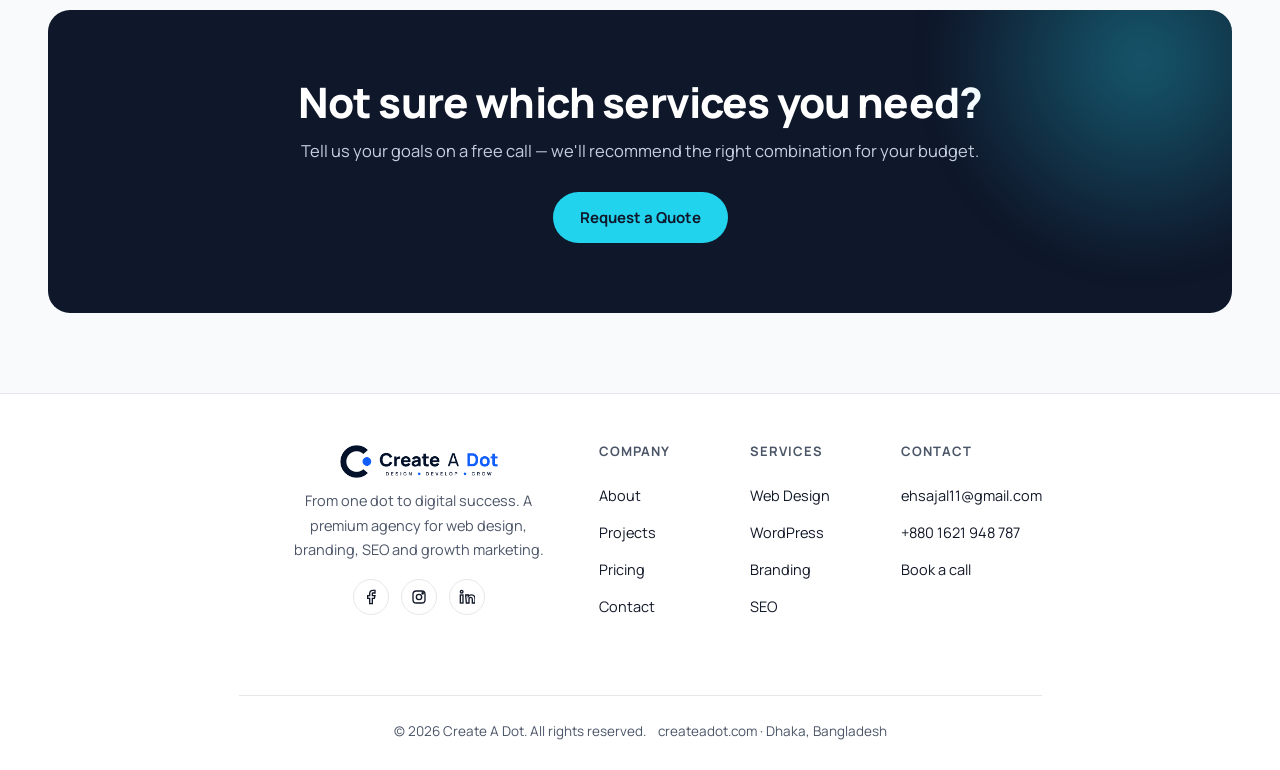
<file: services/index.html>
<!DOCTYPE html>
<html lang="en">
<head>

<!-- Google Tag Manager -->
<script>(function(w,d,s,l,i){w[l]=w[l]||[];w[l].push({'gtm.start':
new Date().getTime(),event:'gtm.js'});var f=d.getElementsByTagName(s)[0],
j=d.createElement(s),dl=l!='dataLayer'?'&l='+l:'';j.async=true;j.src=
'https://www.googletagmanager.com/gtm.js?id='+i+dl;f.parentNode.insertBefore(j,f);
})(window,document,'script','dataLayer','GTM-TJ8TQHGM');</script>
<!-- End Google Tag Manager -->

<meta charset="UTF-8">
<title>Create A Dot | Website Design, WordPress Development, SEO & Branding Services in Dhaka</title>
<meta name="description" content="Create A Dot offers premium website design, WordPress development, SEO, branding and digital marketing services in Dhaka and Bangladesh for growing businesses.">
<meta name="keywords" content="website design services, WordPress development, SEO services, branding services, digital marketing services, web design agency in Dhaka">
<meta name="author" content="Create A Dot">
<meta name="robots" content="index, follow, max-snippet:-1, max-image-preview:large, max-video-preview:-1">
<meta name="viewport" content="width=device-width, initial-scale=1.0">
<link rel="canonical" href="https://createadot.com/services/">
<meta property="og:title" content="Create A Dot">
<meta property="og:site_name" content="Create A Dot">
<meta property="og:description" content="Website Design & Digital Marketing Agency">
<meta property="og:type" content="website">
<meta property="og:url" content="https://createadot.com/services/">
<meta property="og:image" content="https://createadot.com/img/services-hero.png">
<meta name="twitter:card" content="summary_large_image">
<meta name="twitter:title" content="Website Design, WordPress Development, SEO & Branding Services in Dhaka">
<meta name="twitter:description" content="Premium web design, WordPress development, branding, SEO and digital marketing services for businesses in Dhaka and beyond.">
<meta name="twitter:image" content="https://createadot.com/img/services-hero.png">
<link rel="preconnect" href="https://fonts.googleapis.com">
<link href="https://fonts.googleapis.com/css2?family=Manrope:wght@400;500;600;700;800&family=JetBrains+Mono:wght@400;500;600;700&display=swap" rel="stylesheet">
<link rel="stylesheet" href="/css/style.css">
<link rel="icon" type="image/png" href="/favicon.png">

<!-- Google tag (gtag.js) -->
<script async src="https://www.googletagmanager.com/gtag/js?id=G-CE81KQK6TG"></script>
<script>
  window.dataLayer = window.dataLayer || [];
  function gtag(){dataLayer.push(arguments);}
  gtag('js', new Date());

  gtag('config', 'G-CE81KQK6TG');
</script>

<script type="application/ld+json">
{
  "@context": "https://schema.org",
  "@type": "LocalBusiness",
  "name": "Create A Dot",
  "description": "Professional website design and digital marketing services in Dhaka, Bangladesh",
  "url": "https://createadot.com/services/",
  "logo":"https://createadot.com/favicon.png",
  "telephone": "+8801621948787",
  "address": {
    "@type": "PostalAddress",
    "streetAddress": "Dhaka",
    "addressLocality": "Dhaka",
    "addressRegion": "Dhaka",
    "postalCode": "1000",
    "addressCountry": "BD"
  },
  "areaServed": [
    {
      "@type": "City",
      "name": "Dhaka"
    },
    {
      "@type": "Country",
      "name": "Bangladesh"
    },
    {
      "@type": "Country",
      "name": "Worldwide"
    }
  ],
  "priceRange": "৳20000-৳500000",
  "image": "https://createadot.com/img/services-hero.png",
  "sameAs": [
    "https://www.facebook.com/createadot",
    "https://www.instagram.com/create.a.dot",
    "https://www.linkedin.com/company/createadot"
  ],
  "service": [
    {
      "@type": "Service",
      "name": "Website Design Services",
      "description": "Professional custom and WordPress website design"
    },
    {
      "@type": "Service",
      "name": "Digital Marketing Services",
      "description": "SEO, Google Ads, and digital strategy"
    },
    {
      "@type": "Service",
      "name": "WordPress Development",
      "description": "Fast, SEO-friendly WordPress website development"
    }
  ]
}
</script>
<style>
.service-block{ padding:70px 0; border-bottom:1px solid var(--border); }
.service-block:last-of-type{ border-bottom:none; }
.service-inner{ display:grid; grid-template-columns:.9fr 1.1fr; gap:50px; }
@media (max-width:900px){ .service-inner{ grid-template-columns:1fr; } }
.service-inner.reverse .service-media{ order:2; }
.benefit-list{ display:flex; flex-direction:column; gap:14px; margin-top:22px; }
.benefit-list li{ display:flex; gap:10px; font-size:15px; align-items:flex-start; }
.benefit-list svg{ width:17px; height:17px; color:var(--blue); flex:none; margin-top:2px; }
.service-media{
  border-radius:var(--radius-lg); border:1px solid var(--border); background:var(--gray-light);
  display:flex; align-items:center; justify-content:center; min-height:280px; padding:30px;
}
</style>
</head>
<body>

<!-- Google Tag Manager (noscript) -->
<noscript><iframe src="https://www.googletagmanager.com/ns.html?id=GTM-TJ8TQHGM"
height="0" width="0" style="display:none;visibility:hidden"></iframe></noscript>
<!-- End Google Tag Manager (noscript) -->

<a href="#main" class="skip-link">Skip to content</a>

<header class="navbar">
  <div class="container nav-inner">
    <a href="/" class="brand">
      <img src="/img/logo-light.png" alt="Create A Dot Logo" class="logo light-logo" />
      <img src="/img/logo-dark.png" alt="Create A Dot Logo" class="logo dark-logo" />
    </a>
    <nav class="nav-links" aria-label="Primary">
      <a href="/">Home</a><a href="/about/">About</a><a href="/services/">Services</a><a href="/projects/">Projects</a><a href="/pricing/">Pricing</a><a href="/contact/">Contact</a>
    </nav>
    <div class="nav-right">
      <button class="theme-toggle" aria-label="Toggle dark mode">
        <svg class="icon-sun" viewBox="0 0 24 24" fill="none" stroke="currentColor" stroke-width="2"><circle cx="12" cy="12" r="4"/><path d="M12 2v2M12 20v2M4.9 4.9l1.4 1.4M17.7 17.7l1.4 1.4M2 12h2M20 12h2M4.9 19.1l1.4-1.4M17.7 6.3l1.4-1.4"/></svg>
        <svg class="icon-moon" viewBox="0 0 24 24" fill="none" stroke="currentColor" stroke-width="2"><path d="M21 12.8A9 9 0 1111.2 3a7 7 0 009.8 9.8z"/></svg>
      </button>
      <a href="https://wa.me/01621948787?text=Hi%2C%20I%20would%20like%20to%20get%20a%20quote%20for%20your%20services." target="_blank" class="btn btn-primary btn-sm">Get Quote</a>
      <button class="nav-toggle" aria-label="Menu" aria-expanded="false"><span></span></button>
    </div>
  </div>
</header>

<main id="main">

  <!-- ============ HERO ============ -->
  <section class="hero">
    <div class="container hero-grid">
      <div class="reveal">
        <div class="breadcrumb reveal"><a href="/">Home</a> / Services</div>
        <span class="eyebrow">What we offer</span>
        <h1 class="mt-16">Everything your digital presence needs, in one place.</span></h1>
        <p class="lede">Eight services, one connected system — designed so your website, brand, and marketing always point in the same direction.</p>

        
        <!--<div class="hero-cta">
          <a href="/contact/" class="btn btn-primary">Get Free Consultation</a>
          <a href="/projects/" class="btn btn-outline">View Portfolio</a>
        </div>-->
        <!--<p class="hero-note">// 60+ projects shipped · avg. project value ৳20,000–৳50,000+</p>-->
      </div>
      <div class="reveal dot-hero-canvas">
        <img src="/img/services-hero.png" alt="Create A Dot - Premium Web Design & Digital Marketing Services" loading="lazy">
      </div>
    </div>
  </section>

  <!-- <section class="page-hero">
    <div class="container">
      <div class="breadcrumb reveal"><a href="/">Home</a> / Services</div>
      <span class="eyebrow reveal">What we offer</span>
      <h1 class="mt-16 reveal">Everything your digital presence needs, in one place.</h1>
      <p class="lede reveal" style="max-width:640px;">Seven services, one connected system — designed so your website, brand, and marketing always point in the same direction.</p>
    </div>
  </section>-->

  <!-- WEB DESIGN -->
  <section class="service-block" id="web-design">
    <div class="container service-inner">
      <div class="reveal">
        <span class="eyebrow">01 · Web Design</span>
        <h2 class="mt-16" style="font-size:32px;">Professional Website Design Services - Custom & WordPress</h2>
        <p class="mt-16" style="color:var(--text-soft); line-height:1.7;">Our website design services focus on creating custom, conversion-optimized websites tailored to your business. We specialize in:</p>
        <ul class="benefit-list">
          <li><svg viewBox="0 0 24 24" fill="none" stroke="currentColor" stroke-width="2.5"><path d="M20 6L9 17l-5-5"/></svg><strong>Custom Website Design</strong> — Fully custom, brand-aligned designs built from scratch (not templates)</li>
          <li><svg viewBox="0 0 24 24" fill="none" stroke="currentColor" stroke-width="2.5"><path d="M20 6L9 17l-5-5"/></svg><strong>WordPress Website Design</strong> — Fast, SEO-friendly WordPress sites your team can manage</li>
          <li><svg viewBox="0 0 24 24" fill="none" stroke="currentColor" stroke-width="2.5"><path d="M20 6L9 17l-5-5"/></svg><strong>Mobile-First Responsive Design</strong> — Perfect on desktop, tablet, and mobile devices</li>
          <li><svg viewBox="0 0 24 24" fill="none" stroke="currentColor" stroke-width="2.5"><path d="M20 6L9 17l-5-5"/></svg><strong>Conversion-Focused Layout</strong> — Designed specifically to turn visitors into leads and customers</li>
        </ul>
        <div class="tag-list mt-16"><span class="tag">Figma</span><span class="tag">Next.js</span><span class="tag">Tailwind CSS</span></div>
        <a href="/pricing/" class="btn btn-outline mt-24">See Pricing for Web Design</a>
      </div>
      <div class="service-media reveal">
        <svg viewBox="0 0 300 220" width="100%"><rect x="10" y="10" width="280" height="200" rx="14" fill="#fff" stroke="#E5E7EB" stroke-width="2"/><rect x="10" y="10" width="280" height="34" rx="14" fill="#0F172A"/><circle cx="28" cy="27" r="4" fill="#22D3EE"/><circle cx="42" cy="27" r="4" fill="#2563EB"/><rect x="30" y="60" width="140" height="14" rx="4" fill="#0F172A"/><rect x="30" y="84" width="200" height="8" rx="4" fill="#E5E7EB"/><rect x="30" y="98" width="180" height="8" rx="4" fill="#E5E7EB"/><rect x="30" y="126" width="90" height="30" rx="8" fill="#2563EB"/><rect x="132" y="126" width="90" height="30" rx="8" fill="#F8FAFC" stroke="#E5E7EB"/></svg>
      </div>
    </div>
  </section>

  <!-- WORDPRESS -->
  <section class="service-block" id="wordpress">
    <div class="container service-inner reverse">
      <div class="service-media reveal">
        <svg viewBox="0 0 300 220" width="100%"><circle cx="150" cy="110" r="70" fill="none" stroke="#2563EB" stroke-width="3"/><circle cx="150" cy="110" r="14" fill="#22D3EE"/><path d="M150 40v20M150 160v20M80 110h20M200 110h20" stroke="#0F172A" stroke-width="3" stroke-linecap="round"/></svg>
      </div>
      <div class="reveal">
        <span class="eyebrow">02 · WordPress Development</span>
        <h2 class="mt-16" style="font-size:32px;">WordPress Website Development - SEO-Optimized & Easy to Manage</h2>
        <p class="mt-16" style="color:var(--text-soft); line-height:1.7;">Our WordPress development services provide fast, scalable websites built on the world's most popular CMS. Perfect for businesses that want a professional website combined with digital marketing capabilities.</p>
        <ul class="benefit-list">
          <li><svg viewBox="0 0 24 24" fill="none" stroke="currentColor" stroke-width="2.5"><path d="M20 6L9 17l-5-5"/></svg><strong>Built-in SEO</strong> — Rank Math configured for maximum search visibility from day one</li>
          <li><svg viewBox="0 0 24 24" fill="none" stroke="currentColor" stroke-width="2.5"><path d="M20 6L9 17l-5-5"/></svg><strong>Fast Performance</strong> — Optimized for Core Web Vitals and Google PageSpeed scores</li>
          <li><svg viewBox="0 0 24 24" fill="none" stroke="currentColor" stroke-width="2.5"><path d="M20 6L9 17l-5-5"/></svg><strong>Easy Content Management</strong> — Page builder interface your team can use without coding</li>
          <li><svg viewBox="0 0 24 24" fill="none" stroke="currentColor" stroke-width="2.5"><path d="M20 6L9 17l-5-5"/></svg><strong>Digital Marketing Ready</strong> — Integrated with Google Analytics, Google Ads, and email marketing</li>
        </ul>
        <div class="tag-list mt-16"><span class="tag">WordPress</span><span class="tag">Kubio</span><span class="tag">Rank Math</span></div>
        <a href="/pricing/" class="btn btn-outline mt-24">See Pricing for WordPress</a>
      </div>
    </div>
  </section>

  <!-- BRANDING -->
  <section class="service-block" id="branding">
    <div class="container service-inner">
      <div class="reveal">
        <span class="eyebrow">03 · Branding</span>
        <h2 class="mt-16" style="font-size:32px;">Brand identity that makes you instantly recognizable.</h2>
        <p class="mt-16" style="color:var(--text-soft); line-height:1.7;">Logo design, visual identity and brand guidelines built to work everywhere — your website, packaging, ads and social presence.</p>
        <ul class="benefit-list">
          <li><svg viewBox="0 0 24 24" fill="none" stroke="currentColor" stroke-width="2.5"><path d="M20 6L9 17l-5-5"/></svg>Logo design with primary, secondary and icon marks</li>
          <li><svg viewBox="0 0 24 24" fill="none" stroke="currentColor" stroke-width="2.5"><path d="M20 6L9 17l-5-5"/></svg>Full brand guideline document for consistency</li>
          <li><svg viewBox="0 0 24 24" fill="none" stroke="currentColor" stroke-width="2.5"><path d="M20 6L9 17l-5-5"/></svg>Visual identity system: color, type, imagery rules</li>
        </ul>
        <div class="tag-list mt-16"><span class="tag">Identity Design</span><span class="tag">Guidelines</span><span class="tag">Print + Digital</span></div>
        <a href="/pricing/" class="btn btn-outline mt-24">See Pricing for Branding</a>
      </div>
      <div class="service-media reveal">
        <svg viewBox="0 0 300 220" width="100%"><circle cx="110" cy="110" r="46" fill="#0F172A"/><circle cx="180" cy="110" r="46" fill="none" stroke="#2563EB" stroke-width="3"/><circle cx="150" cy="150" r="20" fill="#22D3EE"/></svg>
      </div>
    </div>
  </section>

  <!-- SEO -->
  <section class="service-block" id="seo">
    <div class="container service-inner reverse">
      <div class="service-media reveal">
        <svg viewBox="0 0 300 220" width="100%"><circle cx="130" cy="100" r="55" fill="none" stroke="#2563EB" stroke-width="8"/><line x1="172" y1="142" x2="220" y2="190" stroke="#0F172A" stroke-width="10" stroke-linecap="round"/><circle cx="130" cy="100" r="10" fill="#22D3EE"/></svg>
      </div>
      <div class="reveal">
        <span class="eyebrow">04 · SEO</span>
        <h2 class="mt-16" style="font-size:32px;">Professional SEO Services - Get Found on Google</h2>
        <p class="mt-16" style="color:var(--text-soft); line-height:1.7;">Our SEO services are designed specifically to get your business found by customers already searching for your services. We focus on three areas:</p>
        <ul class="benefit-list">
          <li><svg viewBox="0 0 24 24" fill="none" stroke="currentColor" stroke-width="2.5"><path d="M20 6L9 17l-5-5"/></svg><strong>Technical SEO</strong> — Fix indexing issues, improve page speed, optimize site structure</li>
          <li><svg viewBox="0 0 24 24" fill="none" stroke="currentColor" stroke-width="2.5"><path d="M20 6L9 17l-5-5"/></svg><strong>On-Page SEO</strong> — Optimize titles, meta descriptions, headings, and content for target keywords</li>
          <li><svg viewBox="0 0 24 24" fill="none" stroke="currentColor" stroke-width="2.5"><path d="M20 6L9 17l-5-5"/></svg><strong>Local SEO</strong> — Rank higher in local search results and Google Maps (especially for Dhaka-based services)</li>
        </ul>
        <div class="tag-list mt-16"><span class="tag">Rank Math</span><span class="tag">Search Console</span><span class="tag">Local SEO</span></div>
        <a href="/pricing/" class="btn btn-outline mt-24">See Pricing for SEO</a>
      </div>
    </div>
  </section>


<!-- Digital Marketing -->
<section class="service-block" id="digital-marketing">
  <div class="container service-inner reverse">
    <div class="service-media reveal">
        <svg xmlns="http://www.w3.org/2000/svg" shape-rendering="geometricPrecision" style="width: 60%;" text-rendering="geometricPrecision" image-rendering="optimizeQuality" fill-rule="evenodd" clip-rule="evenodd" viewBox="0 0 512 470.605"><path fill="#333" fill-rule="nonzero" d="M344.323 189.398c-185.654-509.961 164.288 451.303 0 0zM.006 274.208c-.296-26.257 9.654-49.868 32.868-59.155.862-1.3 1.707-2.308 3.211-3.568 2.682-2.25 5.117-2.917 8.271-4.119 111.299-40.944 154.013-104.741 178.306-141.025 7.092-10.592 12.749-19.04 18.586-24.867 3.238-3.233 5.784-5.311 9.611-6.748 3.955-1.486 7.636-1.621 12.763-.797 11.258 1.807 22.804 9.317 34.09 21.008 24.993 25.89 51.345 74.957 69.931 126.007 18.674 51.3 29.726 105.327 24.013 140.899-2.355 14.671-7.549 26.712-16.147 35.01l-.013-.013c-.499.479-1.046.923-1.638 1.325-5.906 4.013-11.477 5.573-17.242 5.793-4.982.191-9.346-.656-14.195-1.663-8.73-1.815-17.087-4.198-26.095-6.766-29.331-8.361-65.922-18.786-124.062-11.965-1.159 3.852-2.009 7.966-2.045 11.639-.023 2.442.223 4.379.936 5.031l.982.895c5.441 4.95 8.122 7.382 9.728 13.387 1.254 4.696.73 8.742-.301 16.706l-.345 2.681c-.581 4.569 1.766 5.571 4.109 6.57 6.868 2.929 13.735 5.856 17.459 15.799a12.37 12.37 0 01.836 7.345c-2.984 15.325-12.029 23.102-21.069 30.876-1.777 1.528-3.558 3.059-5.146 4.563l-.021-.022c-.257.243-.525.478-.805.703-21.558 17.238-36.55 12.102-48.148-2.403-7.394-9.246-12.077-22.156-16.448-34.207l-1.798-4.881c-6.24-16.889-10.921-37.082-15.653-58.101l-1.191.367a667.431 667.431 0 00-14.308 4.417c-.469.151-.712.248-.911.327-4.252 1.691-6.384 2.536-9.811 1.308-28.317 7.271-51.861-6.526-67.678-28.657-6.456-9.035-11.564-19.52-15.078-30.444C2.064 296.596.131 285.176.006 274.208z"/><path fill="#EDECF1" d="M41.141 225.308c-58.58 17.233-20.206 151.415 48.412 127.938 2.642 1.651 2.605.873 5.693-.123a640.23 640.23 0 0128.504-8.49c5.681 25.047 10.835 49.679 18.098 69.338 9.267 25.077 18.918 58.561 47.009 36.098 8.861-8.391 19.86-14.858 22.571-28.784-4.509-13.529-25.473-5.551-22.5-28.937 2.06-16.195 2.513-15.039-6.13-22.932-8.752-7.993-4.192-26.164.368-37.2 30.512-4.222 55.463-3.969 76.625-1.584-26.803-30.317-45.78-62.409-57.511-95.876-11.772-33.59-16.21-68.415-13.907-104.087-29.166 30.577-72.25 63.528-139.742 88.357-5.491 2.021-4.36 1.286-7.49 6.282z"/><path fill="#333" fill-rule="nonzero" d="M307.384 353.208c-7.305-2.011-32.968-6.918-37.678-11.815-32.094-33.45-54.299-69.183-67.426-106.637-13.649-38.95-17.442-79.56-12.292-121.227.01.001 2.182-5.626 2.526-6.073 8.179-10.61 16.361-22.303 23.8-32.933 10.112-14.453 18.934-27.06 24.934-33.049 3.238-3.233 5.784-5.311 9.611-6.748 3.955-1.486 7.636-1.621 12.763-.797 11.258 1.807 22.804 9.317 34.09 21.008 24.993 25.89 51.345 74.957 69.931 126.007 18.674 51.3 29.726 105.327 24.013 140.899-2.355 14.671-7.549 26.712-16.147 35.01l-.013-.013c-.499.479-1.046.923-1.638 1.325-5.907 4.015-11.479 5.571-17.242 5.791-4.985.192-9.346-.655-14.195-1.661-8.289-1.723-21.489-5.358-35.037-9.087z"/><path fill="#FD6974" d="M278.645 332.794c12.561 2.98 29.835 7.917 44.655 11.928-30.325-30.381-55.091-77.058-71.837-124.843-17.875-51.006-26.663-104.043-23.415-140.522-8.014 11.446-16.969 24.326-25.72 35.678-9.678 78.292 13.551 152.34 76.317 217.759z"/><path fill="#DBD9E5" d="M123.627 344.536c4.723 20.995 12.075 52.801 18.221 69.435 9.265 25.077 18.918 58.561 47.009 36.098 8.861-8.391 19.86-14.858 22.571-28.784-4.509-13.529-25.473-5.551-22.5-28.937 2.06-16.195 2.513-15.039-6.13-22.932-8.426-7.696-4.512-24.825-.14-35.939 11.438-5.612 42.498-6.159 76.696-2.751-21.493-24.321-37.738-47.042-52.252-82.478-32.723 28.704-50.752 67.583-83.475 96.288z"/><path fill="#333" fill-rule="nonzero" d="M234.923 50.104c2.035-4.869 4.802-8.691 8.211-11.53 7.619-6.348 16.735-7.1 26.764-3.151 7.236 2.849 15.071 8.446 23.09 16.24 18.048 17.538 38.596 47.708 55.662 82.839 21.729 44.725 39.401 97.5 45.584 139.979 3.042 20.889 3.327 39.634.02 54.264-3.985 17.635-13.006 29.817-28.257 34.034-5.229 1.444-10.953 1.835-17.189 1.056a12.364 12.364 0 01-6.572-2.891c-38.985-27.882-70.662-83.678-90.773-141.065-23.576-67.275-31.352-138.093-16.54-169.775zm120.031 14.372c-4.087 3.367-10.122 2.805-13.489-1.278-3.366-4.088-2.807-10.123 1.279-13.489l57.468-47.512c4.083-3.366 10.121-2.805 13.488 1.279 3.363 4.086 2.805 10.122-1.282 13.491l-57.464 47.509zm80.732 234.809c-5.29.242-9.728-3.884-9.919-9.191-.24-5.284 3.884-9.729 9.19-9.917l67.118-2.521c5.254-.173 9.696 3.956 9.919 9.19a9.602 9.602 0 01-9.17 9.97l-67.138 2.469zm-1.917-65.207c-5.247.7-10.069-2.997-10.752-8.19-.699-5.247 2.999-10.071 8.191-10.753l62.008-8.239c5.247-.703 10.071 2.997 10.751 8.19.702 5.245-2.999 10.071-8.188 10.751l-62.01 8.241zm-13.046-59.864c-5.002 1.734-10.465-.913-12.205-5.917a9.588 9.588 0 015.915-12.205l63.582-22.067c4.986-1.792 10.471.91 12.205 5.913a9.597 9.597 0 01-5.915 12.208l-63.582 22.068zm-29.985-57.655c-4.593 2.624-10.432 1.024-13.057-3.566-2.621-4.593-1.021-10.431 3.571-13.055l60.245-34.563c4.592-2.626 10.431-1.026 13.055 3.564 2.622 4.593 1.021 10.431-3.572 13.055l-60.242 34.565z"/><path fill="#fff" d="M246.374 54.901c12.707-30.515 58.216 17.306 91.101 84.993 44.828 92.271 71.882 218.986 12.84 211.601C270 295.205 220.643 108.066 246.374 54.901z"/><path fill="#EDECF1" d="M344.966 156.013c40.143 90.193 61.02 202.445 5.349 195.482-25.055-17.559-47.095-47.854-64.784-82.841-32.261-73.557-45.799-160.022-29.611-193.468 12.445-29.886 56.349 15.366 89.046 80.827z"/><path fill="#333" d="M313.581 222.046c0 19.45-23.747 58.467-31.771 41.772-12.338-25.673-22.371-52.209-28.72-80.613-2.026-9.109 60.491-7.901 60.491 38.841z"/></svg>
      </div>
    <div class="reveal">
      <span class="eyebrow">05 · Digital Marketing</span>
      <h2 class="mt-16" style="font-size:32px;">Complete Digital Marketing Strategy for Growth</h2>
      <p class="mt-16" style="color:var(--text-soft); line-height:1.7;">Beyond just a website — our digital marketing services combine SEO, Google Ads, and content strategy to attract qualified customers and drive measurable business growth.</p>
      <ul class="benefit-list">
        <li><svg viewBox="0 0 24 24" fill="none" stroke="currentColor" stroke-width="2.5"><path d="M20 6L9 17l-5-5"/></svg>SEO to rank higher in Google search results</li>
        <li><svg viewBox="0 0 24 24" fill="none" stroke="currentColor" stroke-width="2.5"><path d="M20 6L9 17l-5-5"/></svg>Google Ads campaigns focused on qualified leads</li>
        <li><svg viewBox="0 0 24 24" fill="none" stroke="currentColor" stroke-width="2.5"><path d="M20 6L9 17l-5-5"/></svg>Content strategy aligned with customer search behavior</li>
      </ul>
      <a href="/pricing/" class="btn btn-outline mt-24">See Pricing for Digital Marketing</a>
    </div>
  </div>
</section>





  <!-- GOOGLE ADS -->
  <section class="service-block" id="google-ads">
    <div class="container service-inner">
      <div class="reveal">
        <span class="eyebrow">06 · Google Ads</span>
        <h2 class="mt-16" style="font-size:32px;">Lead generation campaigns, not just clicks.</h2>
        <p class="mt-16" style="color:var(--text-soft); line-height:1.7;">Search campaigns built around conversion tracking from day one, so every taka spent is measured against real inquiries and sales.</p>
        <ul class="benefit-list">
          <li><svg viewBox="0 0 24 24" fill="none" stroke="currentColor" stroke-width="2.5"><path d="M20 6L9 17l-5-5"/></svg>Search ad campaigns targeting high-intent keywords</li>
          <li><svg viewBox="0 0 24 24" fill="none" stroke="currentColor" stroke-width="2.5"><path d="M20 6L9 17l-5-5"/></svg>Conversion tracking wired into your website and CRM</li>
          <li><svg viewBox="0 0 24 24" fill="none" stroke="currentColor" stroke-width="2.5"><path d="M20 6L9 17l-5-5"/></svg>Ongoing performance optimization, not set-and-forget</li>
        </ul>
        <div class="tag-list mt-16"><span class="tag">Google Ads</span><span class="tag">GTM</span><span class="tag">Conversion Tracking</span></div>
        <a href="/pricing/" class="btn btn-outline mt-24">See Pricing for Google Ads</a>
      </div>
      <div class="service-media reveal">
        <svg viewBox="0 0 300 220" width="100%"><polyline points="30,180 90,140 150,150 210,90 270,50" fill="none" stroke="#2563EB" stroke-width="4" stroke-linecap="round"/><circle cx="270" cy="50" r="9" fill="#22D3EE"/><circle cx="30" cy="180" r="7" fill="#0F172A"/></svg>
      </div>
    </div>
  </section>

  <!-- UI/UX -->
  <section class="service-block" id="ui-ux">
    <div class="container service-inner reverse">
      <div class="service-media reveal">
        <svg viewBox="0 0 300 220" width="100%"><rect x="30" y="30" width="100" height="160" rx="10" fill="#fff" stroke="#E5E7EB" stroke-width="2"/><rect x="170" y="30" width="100" height="70" rx="10" fill="#F8FAFC" stroke="#E5E7EB" stroke-width="2"/><rect x="170" y="112" width="100" height="78" rx="10" fill="#0F172A"/><rect x="45" y="50" width="70" height="8" rx="4" fill="#2563EB"/><rect x="45" y="66" width="50" height="8" rx="4" fill="#E5E7EB"/></svg>
      </div>
      <div class="reveal">
        <span class="eyebrow">07 · UI/UX Design</span>
        <h2 class="mt-16" style="font-size:32px;">Interfaces designed around clarity, not decoration.</h2>
        <p class="mt-16" style="color:var(--text-soft); line-height:1.7;">Wireframes, website design, landing pages and dashboards built with the same discipline: every element earns its place.</p>
        <ul class="benefit-list">
          <li><svg viewBox="0 0 24 24" fill="none" stroke="currentColor" stroke-width="2.5"><path d="M20 6L9 17l-5-5"/></svg>Low- and high-fidelity wireframes before visual design</li>
          <li><svg viewBox="0 0 24 24" fill="none" stroke="currentColor" stroke-width="2.5"><path d="M20 6L9 17l-5-5"/></svg>Landing pages built and tested for conversion</li>
          <li><svg viewBox="0 0 24 24" fill="none" stroke="currentColor" stroke-width="2.5"><path d="M20 6L9 17l-5-5"/></svg>Dashboard and product UI for internal tools</li>
        </ul>
        <div class="tag-list mt-16"><span class="tag">Figma</span><span class="tag">Wireframing</span><span class="tag">Design Systems</span></div>
        <a href="/pricing/" class="btn btn-outline mt-24">See Pricing for UI/UX</a>
      </div>
    </div>
  </section>

  <!-- MAINTENANCE -->
  <section class="service-block" id="maintenance">
    <div class="container service-inner">
      <div class="reveal">
        <span class="eyebrow">08 · Website Maintenance</span>
        <h2 class="mt-16" style="font-size:32px;">Keep your website secure, fast and up to date.</h2>
        <p class="mt-16" style="color:var(--text-soft); line-height:1.7;">A live website is never really "done." Our maintenance plans handle the ongoing work so your site stays fast, secure, and online.</p>
        <ul class="benefit-list">
          <li><svg viewBox="0 0 24 24" fill="none" stroke="currentColor" stroke-width="2.5"><path d="M20 6L9 17l-5-5"/></svg>Security monitoring and malware protection</li>
          <li><svg viewBox="0 0 24 24" fill="none" stroke="currentColor" stroke-width="2.5"><path d="M20 6L9 17l-5-5"/></svg>Automated backups with fast restore</li>
          <li><svg viewBox="0 0 24 24" fill="none" stroke="currentColor" stroke-width="2.5"><path d="M20 6L9 17l-5-5"/></svg>Plugin, theme and performance updates</li>
        </ul>
        <div class="tag-list mt-16"><span class="tag">Uptime Monitoring</span><span class="tag">Backups</span><span class="tag">Performance</span></div>
        <a href="/pricing/" class="btn btn-outline mt-24">See Maintenance Plans</a>
      </div>
      <div class="service-media reveal">
        <svg viewBox="0 0 300 220" width="100%"><path d="M150 30l70 26v50c0 55-30 90-70 104-40-14-70-49-70-104V56z" fill="none" stroke="#2563EB" stroke-width="4"/><path d="M120 110l22 22 40-44" fill="none" stroke="#22D3EE" stroke-width="5" stroke-linecap="round" stroke-linejoin="round"/></svg>
      </div>
    </div>
  </section>

  <!-- ============ FAQ ============ -->
  <section class="section">
    <div class="container">
      <div class="section-head reveal">
        <span class="eyebrow">Common Questions</span>
        <h2>FAQ - Website Design & Digital Marketing Services</h2>
      </div>
      <div class="reveal" style="max-width:820px;">

        <div class="faq-item">
          <button class="faq-q">What's the difference between your website design services? <svg viewBox="0 0 24 24" fill="none" stroke="currentColor" stroke-width="2"><path d="M12 5v14M5 12h14"/></svg></button>
          <div class="faq-a"><p>We offer both custom website design and WordPress website design. Custom design gives you complete flexibility and unique branding. WordPress development is ideal for businesses that need to manage content independently and want built-in digital marketing features.</p></div>
        </div>
        <div class="faq-item">
          <button class="faq-q">How long does a website design project take? <svg viewBox="0 0 24 24" fill="none" stroke="currentColor" stroke-width="2"><path d="M12 5v14M5 12h14"/></svg></button>
          <div class="faq-a"><p>Typical website design projects take 6-12 weeks from start to launch, depending on complexity and content readiness. We provide a clear timeline upfront before any work begins.</p></div>
        </div>
	<div class="faq-item">
          <button class="faq-q">Do your website design services include SEO? <svg viewBox="0 0 24 24" fill="none" stroke="currentColor" stroke-width="2"><path d="M12 5v14M5 12h14"/></svg></button>
          <div class="faq-a"><p>Yes. All our website design services include on-page SEO optimization, technical SEO best practices, and mobile responsiveness. We also offer comprehensive SEO services to improve your search rankings over time.</p></div>
        </div>
        <div class="faq-item">
          <button class="faq-q">What's included in your digital marketing services? <svg viewBox="0 0 24 24" fill="none" stroke="currentColor" stroke-width="2"><path d="M12 5v14M5 12h14"/></svg></button>
          <div class="faq-a"><p>Our digital marketing services include SEO, Google Ads management, content strategy, and performance tracking. We can work on any combination of these to achieve your business goals.</p></div>
        </div>
        <div class="faq-item">
          <button class="faq-q">How much do website design services cost? <svg viewBox="0 0 24 24" fill="none" stroke="currentColor" stroke-width="2"><path d="M12 5v14M5 12h14"/></svg></button>
          <div class="faq-a"><p>Website design projects typically range from ৳20,000 to ৳50,000+, depending on complexity, features, and scope. We provide fixed pricing with no surprises — get a custom quote on our pricing page.</p></div>
        </div>
      
      </div>
    </div>
  </section>

  <section class="section-tight section-alt">
    <div class="container">
      <div class="cta-band reveal">
        <div class="cta-glow" aria-hidden="true"></div>
        <h2>Not sure which services you need?</h2>
        <p>Tell us your goals on a free call — we'll recommend the right combination for your budget.</p>
        <div class="hero-cta"><a href="/contact/" class="btn btn-cyan">Request a Quote</a></div>
      </div>
    </div>
  </section>


</main>

<!-- ============ FOOTER ============ -->
<footer>
  <div class="container">
    <div class="footer-grid">
      <div class="footer-brand">
        <a href="/" class="brand">
          <img src="/img/logo-light.png" alt="Create A Dot Logo" class="logo light-logo" />
          <img src="/img/logo-dark.png" alt="Create A Dot Logo" class="logo dark-logo" />
        </a>
        <p>From one dot to digital success. A premium agency for web design, branding, SEO and growth marketing.</p>
        <div class="footer-social">
          <a href="https://www.facebook.com/CreateADot/" target="_blank" aria-label="Facebook"><svg viewBox="0 0 24 24" fill="none" stroke="currentColor" stroke-width="2"><path d="M18 2h-3a5 5 0 00-5 5v3H7v4h3v8h4v-8h3l1-4h-4V7a1 1 0 011-1h3z"/></svg></a>
          <a href="https://www.instagram.com/create.a.dot/" target="_blank" aria-label="Instagram"><svg viewBox="0 0 24 24" fill="none" stroke="currentColor" stroke-width="2"><rect x="3" y="3" width="18" height="18" rx="5"/><circle cx="12" cy="12" r="4"/><circle cx="17.5" cy="6.5" r="1"/></svg></a>
          <a href="https://www.linkedin.com/company/createadot" target="_blank" aria-label="LinkedIn"><svg viewBox="0 0 24 24" fill="none" stroke="currentColor" stroke-width="2"><rect x="2" y="9" width="4" height="12"/><circle cx="4" cy="4" r="2"/><path d="M10 9h4v2c1-1.5 2.5-2.3 4.5-2.3 3.3 0 5.5 2 5.5 6.2V21h-4v-5.6c0-1.8-.9-2.9-2.4-2.9-1.4 0-2.6 1-2.6 2.9V21h-4z"/></svg></a>
        </div>
      </div>
      <div class="footer-menu">
      <div class="footer-col">
        <h4>Company</h4>
        <a href="/about/">About</a>
        <a href="/projects/">Projects</a>
        <a href="/pricing/">Pricing</a>
        <a href="/contact/">Contact</a>
      </div>
      <div class="footer-col">
        <h4>Services</h4>
        <a href="/services/#web-design">Web Design</a>
        <a href="/services/#wordpress">WordPress</a>
        <a href="/services/#branding">Branding</a>
        <a href="/services/#seo">SEO</a>
      </div>
      <div class="footer-col">
        <h4>Contact</h4>
        <a href="mailto:ehsajal11@gmail.com">ehsajal11@gmail.com</a>
        <a href="tel:+8801621948787">+880 1621 948 787</a>
        <a href="/contact/">Book a call</a>
      </div>
      <!--
      <div class="footer-col">
        <h4>Stay updated</h4>
        <p style="font-size:13.5px; color:var(--text-soft);">Occasional notes on design, SEO and growth. No spam.</p>
        <form class="footer-newsletter" action="https://docs.google.com/forms/d/e/1FAIpQLSepkEIbabVynz7xr_BE5Jk_CuDBU8wHZXhdV8cIiSD8lMMnpA/viewform?usp=publish-editor" method="POST" target="_blank">
          <input type="email" name="entry.108112204" required placeholder="you@company.com" aria-label="Email address">
          <button type="submit" class="btn btn-primary btn-sm">Join</button>
        </form>
      </div> -->
      </div>
    </div>
    <div class="footer-bottom">
      <span>© 2026 Create A Dot. All rights reserved.</span>
      <span>createadot.com · Dhaka, Bangladesh</span>
    </div>
  </div>
</footer>

<script src="/js/main.js"></script>
</body>
</html>
</file>
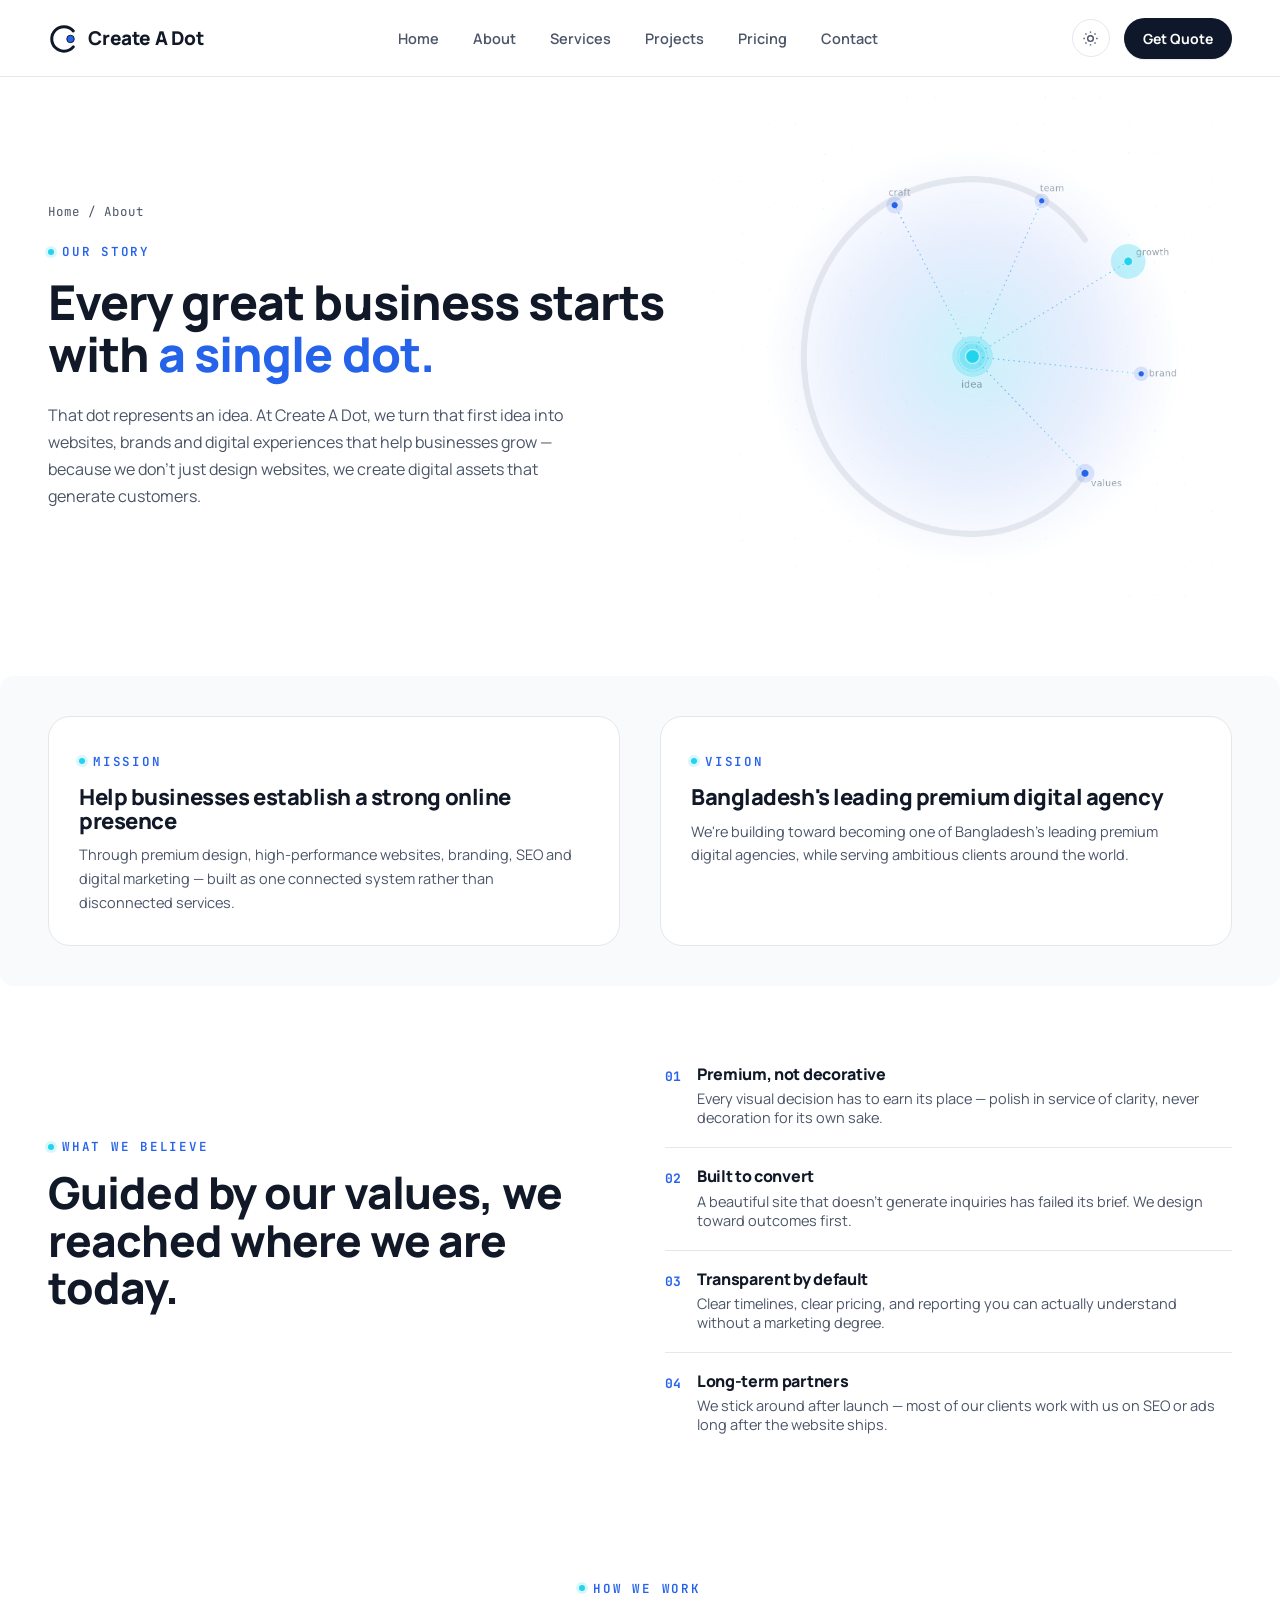
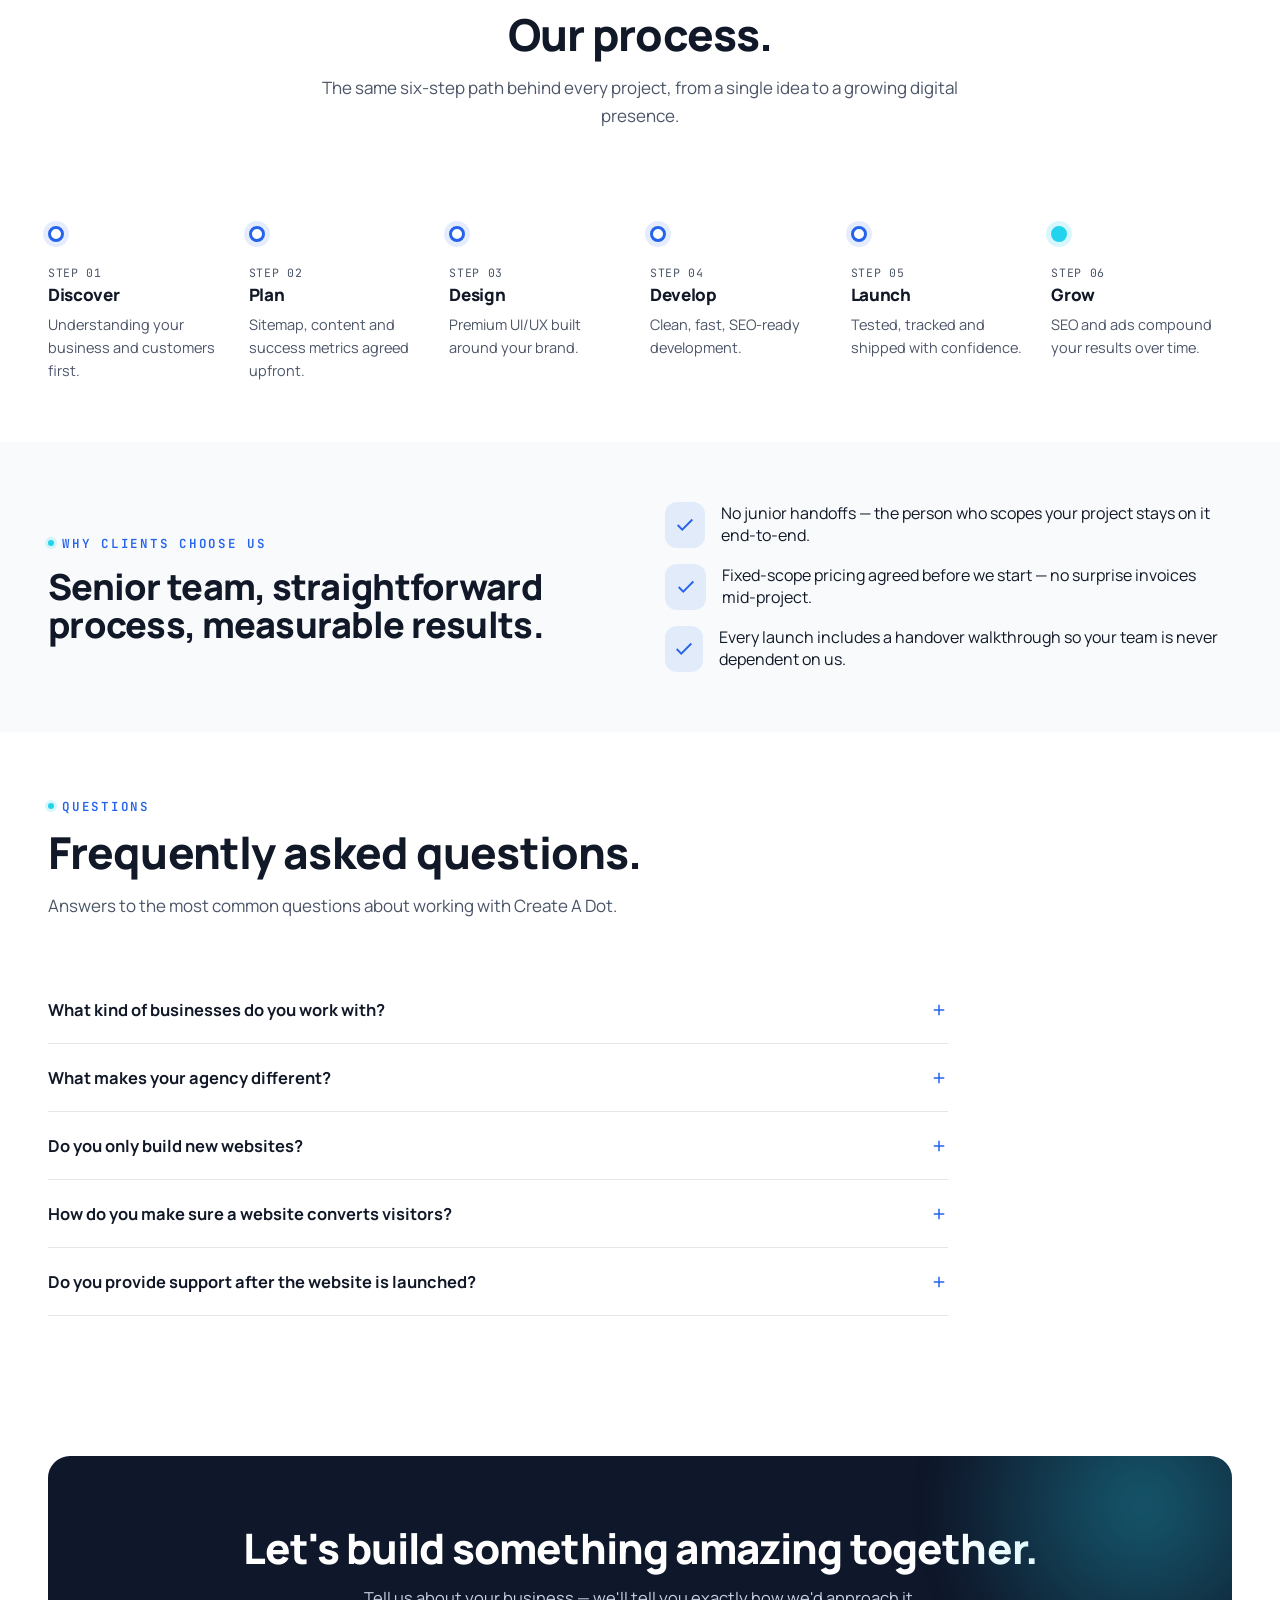
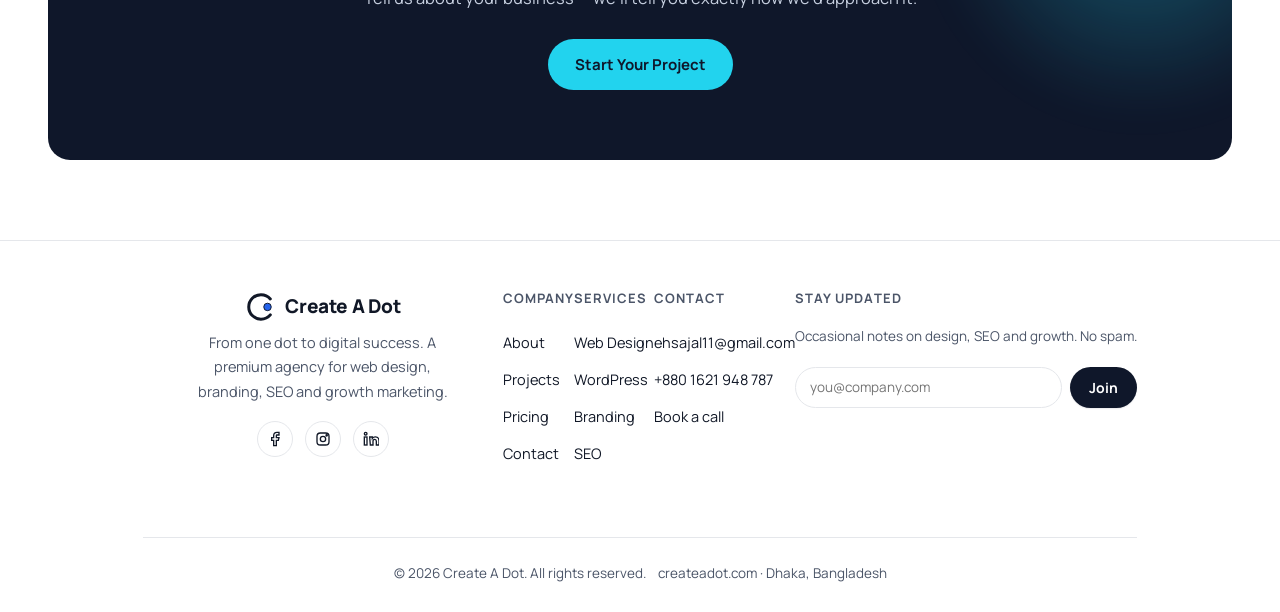
<file: about.html>
<!DOCTYPE html>
<html lang="en">
<head>

<!-- Google Tag Manager -->
<script>(function(w,d,s,l,i){w[l]=w[l]||[];w[l].push({'gtm.start':
new Date().getTime(),event:'gtm.js'});var f=d.getElementsByTagName(s)[0],
j=d.createElement(s),dl=l!='dataLayer'?'&l='+l:'';j.async=true;j.src=
'https://www.googletagmanager.com/gtm.js?id='+i+dl;f.parentNode.insertBefore(j,f);
})(window,document,'script','dataLayer','GTM-TJ8TQHGM');</script>
<!-- End Google Tag Manager -->

<meta charset="UTF-8">
<title>About Create A Dot | Premium Web Design & Digital Marketing Agency in Dhaka</title>
<meta name="description" content="Learn about Create A Dot, a premium web design and digital marketing agency in Dhaka offering WordPress development, branding, SEO and growth strategy.">
<meta name="keywords" content="web design agency in Dhaka, digital marketing agency, WordPress development, SEO services, branding agency, website design company">
<meta name="author" content="Create A Dot">
<meta name="robots" content="index, follow, max-snippet:-1, max-image-preview:large, max-video-preview:-1">
<meta name="viewport" content="width=device-width, initial-scale=1.0">
<link rel="canonical" href="https://createadot.com/about/">
<meta property="og:title" content="Create A Dot">
<meta property="og:site_name" content="Create A Dot">
<meta property="og:description" content="Website Design & Digital Marketing Agency">
<meta property="og:type" content="website">
<meta property="og:url" content="https://createadot.com/about/">
<meta property="og:image" content="https://createadot.com/img/about-us-hero-image.png">
<meta name="twitter:card" content="summary_large_image">
<meta name="twitter:title" content="About Create A Dot | Premium Web Design & Digital Marketing Agency in Dhaka">
<meta name="twitter:description" content="Create A Dot helps businesses in Dhaka and beyond grow with premium website design, SEO, branding and digital marketing services.">
<meta name="twitter:image" content="https://createadot.com/img/about-us-hero-image.png">
<link rel="preconnect" href="https://fonts.googleapis.com">
<link href="https://fonts.googleapis.com/css2?family=Manrope:wght@400;500;600;700;800&family=JetBrains+Mono:wght@400;500;600;700&display=swap" rel="stylesheet">
<link rel="stylesheet" href="css/style.css">
<link rel="icon" type="image/png" href="favicon.png">

<!-- Google tag (gtag.js) -->
<script async src="https://www.googletagmanager.com/gtag/js?id=G-CE81KQK6TG"></script>
<script>
  window.dataLayer = window.dataLayer || [];
  function gtag(){dataLayer.push(arguments);}
  gtag('js', new Date());

  gtag('config', 'G-CE81KQK6TG');
</script>

<script type="application/ld+json">
{
  "@context": "https://schema.org",
  "@type": "LocalBusiness",
  "name": "Create A Dot",
  "description": "Professional website design and digital marketing services in Dhaka, Bangladesh",
  "url": "https://createadot.com/about/",
  "logo":"https://createadot.com/favicon.png",
  "telephone": "+8801621948787",
  "address": {
    "@type": "PostalAddress",
    "streetAddress": "Dhaka",
    "addressLocality": "Dhaka",
    "addressRegion": "Dhaka",
    "postalCode": "1000",
    "addressCountry": "BD"
  },
  "areaServed": [
    {
      "@type": "City",
      "name": "Dhaka"
    },
    {
      "@type": "Country",
      "name": "Bangladesh"
    },
    {
      "@type": "Country",
      "name": "Worldwide"
    }
  ],
  "priceRange": "৳20000-৳500000",
  "image": "https://createadot.com/img/about-us-hero-image.png",
  "sameAs": [
    "https://www.facebook.com/createadot",
    "https://www.instagram.com/create.a.dot/",
    "https://www.linkedin.com/company/createadot"
  ],
  "service": [
    {
      "@type": "Service",
      "name": "Website Design Services",
      "description": "Professional custom and WordPress website design"
    },
    {
      "@type": "Service",
      "name": "Digital Marketing Services",
      "description": "SEO, Google Ads, and digital strategy"
    },
    {
      "@type": "Service",
      "name": "WordPress Development",
      "description": "Fast, SEO-friendly WordPress website development"
    }
  ]
}
</script>
</head>
<body>

<!-- Google Tag Manager (noscript) -->
<noscript><iframe src="https://www.googletagmanager.com/ns.html?id=GTM-TJ8TQHGM"
height="0" width="0" style="display:none;visibility:hidden"></iframe></noscript>
<!-- End Google Tag Manager (noscript) -->

<a href="#main" class="skip-link">Skip to content</a>

<header class="navbar">
  <div class="container nav-inner">
    <a href="https://createadot.com/" class="brand">
      <svg class="brand-mark" viewBox="0 0 32 32" fill="none" xmlns="http://www.w3.org/2000/svg" aria-hidden="true">
        <path d="M27 8.5C24.6 5.6 20.9 4 17 4 9.8 4 4 9.8 4 17s5.8 13 13 13c3.9 0 7.6-1.6 10-4.5"  stroke-width="3.2" stroke-linecap="round"/>
        <circle cx="24" cy="17" r="4" fill="#2563EB"/>
      </svg>
      Create A Dot
    </a>
    <nav class="nav-links" aria-label="Primary">
      <a href="https://createadot.com/">Home</a>
      <a href="https://createadot.com/about/">About</a>
      <a href="https://createadot.com/services/">Services</a>
      <a href="https://createadot.com/projects/">Projects</a>
      <a href="https://createadot.com/pricing/">Pricing</a>
      <a href="https://createadot.com/contact/">Contact</a>
    </nav>
    <div class="nav-right">
      <button class="theme-toggle" aria-label="Toggle dark mode">
        <svg class="icon-sun" viewBox="0 0 24 24" fill="none" stroke="currentColor" stroke-width="2"><circle cx="12" cy="12" r="4"/><path d="M12 2v2M12 20v2M4.9 4.9l1.4 1.4M17.7 17.7l1.4 1.4M2 12h2M20 12h2M4.9 19.1l1.4-1.4M17.7 6.3l1.4-1.4"/></svg>
        <svg class="icon-moon" viewBox="0 0 24 24" fill="none" stroke="currentColor" stroke-width="2"><path d="M21 12.8A9 9 0 1111.2 3a7 7 0 009.8 9.8z"/></svg>
      </button>
      <a href="https://wa.me/01621948787?text=Hi%2C%20I%20would%20like%20to%20get%20a%20quote%20for%20your%20services." target="_blank" class="btn btn-primary btn-sm">Get Quote</a>
      <button class="nav-toggle" aria-label="Menu" aria-expanded="false"><span></span></button>
    </div>
  </div>
</header>

<main id="main">

  <!-- ============ HERO ============ -->
  <section class="hero">
    <div class="container hero-grid">
      <div class="reveal">
        <div class="breadcrumb reveal"><a href="https://createadot.com/">Home</a> / About</div>
        <span class="eyebrow">Our story</span>
        <h1 class="mt-16">Every great business starts with <span style="color: var(--blue);">a single dot.</span></h1>
        <p class="lede">That dot represents an idea. At Create A Dot, we turn that first idea into websites, brands and digital experiences that help businesses grow — because we don't just design websites, we create digital assets that generate customers.</p>

        
        <!--<div class="hero-cta">
          <a href="https://createadot.com/contact/" class="btn btn-primary">Get Free Consultation</a>
          <a href="https://createadot.com/projects/" class="btn btn-outline">View Portfolio</a>
        </div>-->
        <!--<p class="hero-note">// 60+ projects shipped · avg. project value ৳20,000–৳50,000+</p>-->
      </div>
      <div class="reveal dot-hero-canvas">
        <img src="img/about-us-hero-image.png" alt="Create A Dot - Premium Web Design & Digital Marketing Services" loading="lazy">
      </div>
    </div>
  </section>


  <section class="section" style="background: var(--gray-light); padding: 40px 0; border-radius: var(--radius-md); margin-top: 40px;">
    <div class="container">
      <div class="grid grid-2" style="gap:40px;">
        <div class="card reveal">
          <span class="eyebrow">Mission</span>
          <h3 class="mt-16" style="font-size:22px;">Help businesses establish a strong online presence</h3>
          <p class="mt-16">Through premium design, high-performance websites, branding, SEO and digital marketing — built as one connected system rather than disconnected services.</p>
        </div>
        <div class="card reveal">
          <span class="eyebrow">Vision</span>
          <h3 class="mt-16" style="font-size:22px;">Bangladesh's leading premium digital agency</h3>
          <p class="mt-16">We're building toward becoming one of Bangladesh's leading premium digital agencies, while serving ambitious clients around the world.</p>
        </div>
      </div>
    </div>
  </section>

  <section class="section">
    <div class="container">
      <div class="grid grid-2" style="gap:50px; align-items:center;">
      <div class="section-head reveal">
        <span class="eyebrow">What we believe</span>
        <h2>Guided by our values, we reached where we are today.</h2>
      </div>
      <div class="reveal">
        <div class="value-row"><span class="value-num">01</span><div><h4 style="margin:0; font-size:16px;">Premium, not decorative</h4><p style="margin-top:6px; color:var(--text-soft); font-size:14.5px;">Every visual decision has to earn its place — polish in service of clarity, never decoration for its own sake.</p></div></div>
        <div class="value-row"><span class="value-num">02</span><div><h4 style="margin:0; font-size:16px;">Built to convert</h4><p style="margin-top:6px; color:var(--text-soft); font-size:14.5px;">A beautiful site that doesn't generate inquiries has failed its brief. We design toward outcomes first.</p></div></div>
        <div class="value-row"><span class="value-num">03</span><div><h4 style="margin:0; font-size:16px;">Transparent by default</h4><p style="margin-top:6px; color:var(--text-soft); font-size:14.5px;">Clear timelines, clear pricing, and reporting you can actually understand without a marketing degree.</p></div></div>
        <div class="value-row"><span class="value-num">04</span><div><h4 style="margin:0; font-size:16px;">Long-term partners</h4><p style="margin-top:6px; color:var(--text-soft); font-size:14.5px;">We stick around after launch — most of our clients work with us on SEO or ads long after the website ships.</p></div></div>
      </div>
      </div>
    </div>
  </section>

  <section class="section">
    <div class="container">
      <div class="section-head center reveal">
        <span class="eyebrow">How we work</span>
        <h2>Our process.</h2>
        <p>The same six-step path behind every project, from a single idea to a growing digital presence.</p>
      </div>
      <div class="dotpath reveal">
        <div class="dotpath-row">
          <div class="dotpath-step"><span class="dotpath-dot"></span><span class="step-tag">STEP 01</span><h3>Discover</h3><p>Understanding your business and customers first.</p></div>
          <div class="dotpath-step"><span class="dotpath-dot"></span><span class="step-tag">STEP 02</span><h3>Plan</h3><p>Sitemap, content and success metrics agreed upfront.</p></div>
          <div class="dotpath-step"><span class="dotpath-dot"></span><span class="step-tag">STEP 03</span><h3>Design</h3><p>Premium UI/UX built around your brand.</p></div>
          <div class="dotpath-step"><span class="dotpath-dot"></span><span class="step-tag">STEP 04</span><h3>Develop</h3><p>Clean, fast, SEO-ready development.</p></div>
          <div class="dotpath-step"><span class="dotpath-dot"></span><span class="step-tag">STEP 05</span><h3>Launch</h3><p>Tested, tracked and shipped with confidence.</p></div>
          <div class="dotpath-step"><span class="dotpath-dot"></span><span class="step-tag">STEP 06</span><h3>Grow</h3><p>SEO and ads compound your results over time.</p></div>
        </div>
      </div>
    </div>
  </section>

  <section class="section section-alt">
    <div class="container">
      <div class="grid grid-2" style="gap:50px; align-items:center;">
        <div class="reveal">
          <span class="eyebrow">Why clients choose us</span>
          <h2 class="mt-16" style="font-size:clamp(26px,4vw,36px);">Senior team, straightforward process, measurable results.</h2>
        </div>
        <div class="reveal" style="display:flex; flex-direction:column; gap:16px;">
          <div class="flex gap-16" style="align-items:flex-start;"><div class="card-icon" style="margin-bottom:0;"><svg viewBox="0 0 24 24" fill="none" stroke="currentColor" stroke-width="2"><path d="M20 6L9 17l-5-5"/></svg></div><p>No junior handoffs — the person who scopes your project stays on it end-to-end.</p></div>
          <div class="flex gap-16" style="align-items:flex-start;"><div class="card-icon" style="margin-bottom:0;"><svg viewBox="0 0 24 24" fill="none" stroke="currentColor" stroke-width="2"><path d="M20 6L9 17l-5-5"/></svg></div><p>Fixed-scope pricing agreed before we start — no surprise invoices mid-project.</p></div>
          <div class="flex gap-16" style="align-items:flex-start;"><div class="card-icon" style="margin-bottom:0;"><svg viewBox="0 0 24 24" fill="none" stroke="currentColor" stroke-width="2"><path d="M20 6L9 17l-5-5"/></svg></div><p>Every launch includes a handover walkthrough so your team is never dependent on us.</p></div>
        </div>
      </div>
    </div>
  </section>

  <section class="section">
    <div class="container">
      <div class="section-head reveal">
        <span class="eyebrow">Questions</span>
        <h2>Frequently asked questions.</h2>
        <p>Answers to the most common questions about working with Create A Dot.</p>
      </div>

      <div class="reveal" style="max-width:900px;">
        <div class="faq-item">
          <button class="faq-q">What kind of businesses do you work with? <svg viewBox="0 0 24 24" fill="none" stroke="currentColor" stroke-width="2"><path d="M12 5v14M5 12h14"/></svg></button>
          <div class="faq-a"><p>We work with clinics, e-commerce brands, real estate firms, manufacturers, startups and service businesses that want a stronger digital presence and measurable growth.</p></div>
        </div>

        <div class="faq-item">
          <button class="faq-q">What makes your agency different? <svg viewBox="0 0 24 24" fill="none" stroke="currentColor" stroke-width="2"><path d="M12 5v14M5 12h14"/></svg></button>
          <div class="faq-a"><p>We combine design, development, SEO and conversion strategy in one process so your website isn't just attractive — it is built to generate inquiries and support growth.</p></div>
        </div>

        <div class="faq-item">
          <button class="faq-q">Do you only build new websites? <svg viewBox="0 0 24 24" fill="none" stroke="currentColor" stroke-width="2"><path d="M12 5v14M5 12h14"/></svg></button>
          <div class="faq-a"><p>No. We also help improve existing websites, refresh branding, improve local SEO and set up ongoing marketing support after launch.</p></div>
        </div>

        <div class="faq-item">
          <button class="faq-q">How do you make sure a website converts visitors? <svg viewBox="0 0 24 24" fill="none" stroke="currentColor" stroke-width="2"><path d="M12 5v14M5 12h14"/></svg></button>
          <div class="faq-a"><p>We build around your business goals from the start — clear messaging, strong calls to action, mobile-first experience and conversion-focused structure so visitors know what to do next.</p></div>
        </div>

        <div class="faq-item">
          <button class="faq-q">Do you provide support after the website is launched? <svg viewBox="0 0 24 24" fill="none" stroke="currentColor" stroke-width="2"><path d="M12 5v14M5 12h14"/></svg></button>
          <div class="faq-a"><p>Yes. We offer maintenance, content updates, SEO support and paid marketing services so your presence continues to grow after launch.</p></div>
        </div>
      </div>
    </div>
  </section>

  <section class="section-tight">
    <div class="container">
      <div class="cta-band reveal">
        <div class="cta-glow" aria-hidden="true"></div>
        <h2>Let's build something amazing together.</h2>
        <p>Tell us about your business — we'll tell you exactly how we'd approach it.</p>
        <div class="hero-cta"><a href="https://createadot.com/contact/" class="btn btn-cyan">Start Your Project</a></div>
      </div>
    </div>
  </section>

</main>

<footer>
  <div class="container">
    <div class="footer-grid">
      <div class="footer-brand">
        <a href="https://createadot.com/" class="brand">
          <svg class="brand-mark" viewBox="0 0 32 32" fill="none" xmlns="http://www.w3.org/2000/svg" aria-hidden="true">
            <path d="M27 8.5C24.6 5.6 20.9 4 17 4 9.8 4 4 9.8 4 17s5.8 13 13 13c3.9 0 7.6-1.6 10-4.5" stroke="currentColor" stroke-width="3.2" stroke-linecap="round"/>
            <circle cx="24" cy="17" r="4" fill="#2563EB"/>
          </svg>
          Create A Dot
        </a>
        <p>From one dot to digital success. A premium agency for web design, branding, SEO and growth marketing.</p>
        <div class="footer-social">
          <a href="https://www.facebook.com/CreateADot/" target="_blank" aria-label="Facebook"><svg viewBox="0 0 24 24" fill="none" stroke="currentColor" stroke-width="2"><path d="M18 2h-3a5 5 0 00-5 5v3H7v4h3v8h4v-8h3l1-4h-4V7a1 1 0 011-1h3z"/></svg></a>
          <a href="https://www.instagram.com/create.a.dot/" aria-label="Instagram"><svg viewBox="0 0 24 24" fill="none" stroke="currentColor" stroke-width="2"><rect x="3" y="3" width="18" height="18" rx="5"/><circle cx="12" cy="12" r="4"/><circle cx="17.5" cy="6.5" r="1"/></svg></a>
          <a href="https://www.linkedin.com/company/createadot" aria-label="LinkedIn"><svg viewBox="0 0 24 24" fill="none" stroke="currentColor" stroke-width="2"><rect x="2" y="9" width="4" height="12"/><circle cx="4" cy="4" r="2"/><path d="M10 9h4v2c1-1.5 2.5-2.3 4.5-2.3 3.3 0 5.5 2 5.5 6.2V21h-4v-5.6c0-1.8-.9-2.9-2.4-2.9-1.4 0-2.6 1-2.6 2.9V21h-4z"/></svg></a>
        </div>
      </div>
      <div class="footer-col"><h4>Company</h4><a href="https://createadot.com/about/">About</a><a href="https://createadot.com/projects/">Projects</a><a href="https://createadot.com/pricing/">Pricing</a><a href="https://createadot.com/contact/">Contact</a></div>
      <div class="footer-col"><h4>Services</h4><a href="https://createadot.com/services/#web-design">Web Design</a><a href="https://createadot.com/services/#wordpress">WordPress</a><a href="https://createadot.com/services/#branding">Branding</a><a href="https://createadot.com/services/#seo">SEO</a></div>
      <div class="footer-col"><h4>Contact</h4><a href="mailto:ehsajal11@gmail.com">ehsajal11@gmail.com</a><a href="tel:+8801621948787">+880 1621 948 787</a><a href="https://createadot.com/contact/">Book a call</a></div>
      <div class="footer-col">
        <h4>Stay updated</h4>
        <p style="font-size:13.5px; color:var(--text-soft);">Occasional notes on design, SEO and growth. No spam.</p>
        <form class="footer-newsletter" data-fake-submit>
          <input type="email" required placeholder="you@company.com" aria-label="Email address">
          <button type="submit" class="btn btn-primary btn-sm">Join</button>
        </form>
      </div>
    </div>
    <div class="footer-bottom"><span>© 2026 Create A Dot. All rights reserved.</span><span>createadot.com · Dhaka, Bangladesh</span></div>
  </div>
</footer>

<script src="js/main.js"></script>
</body>
</html>
</file>
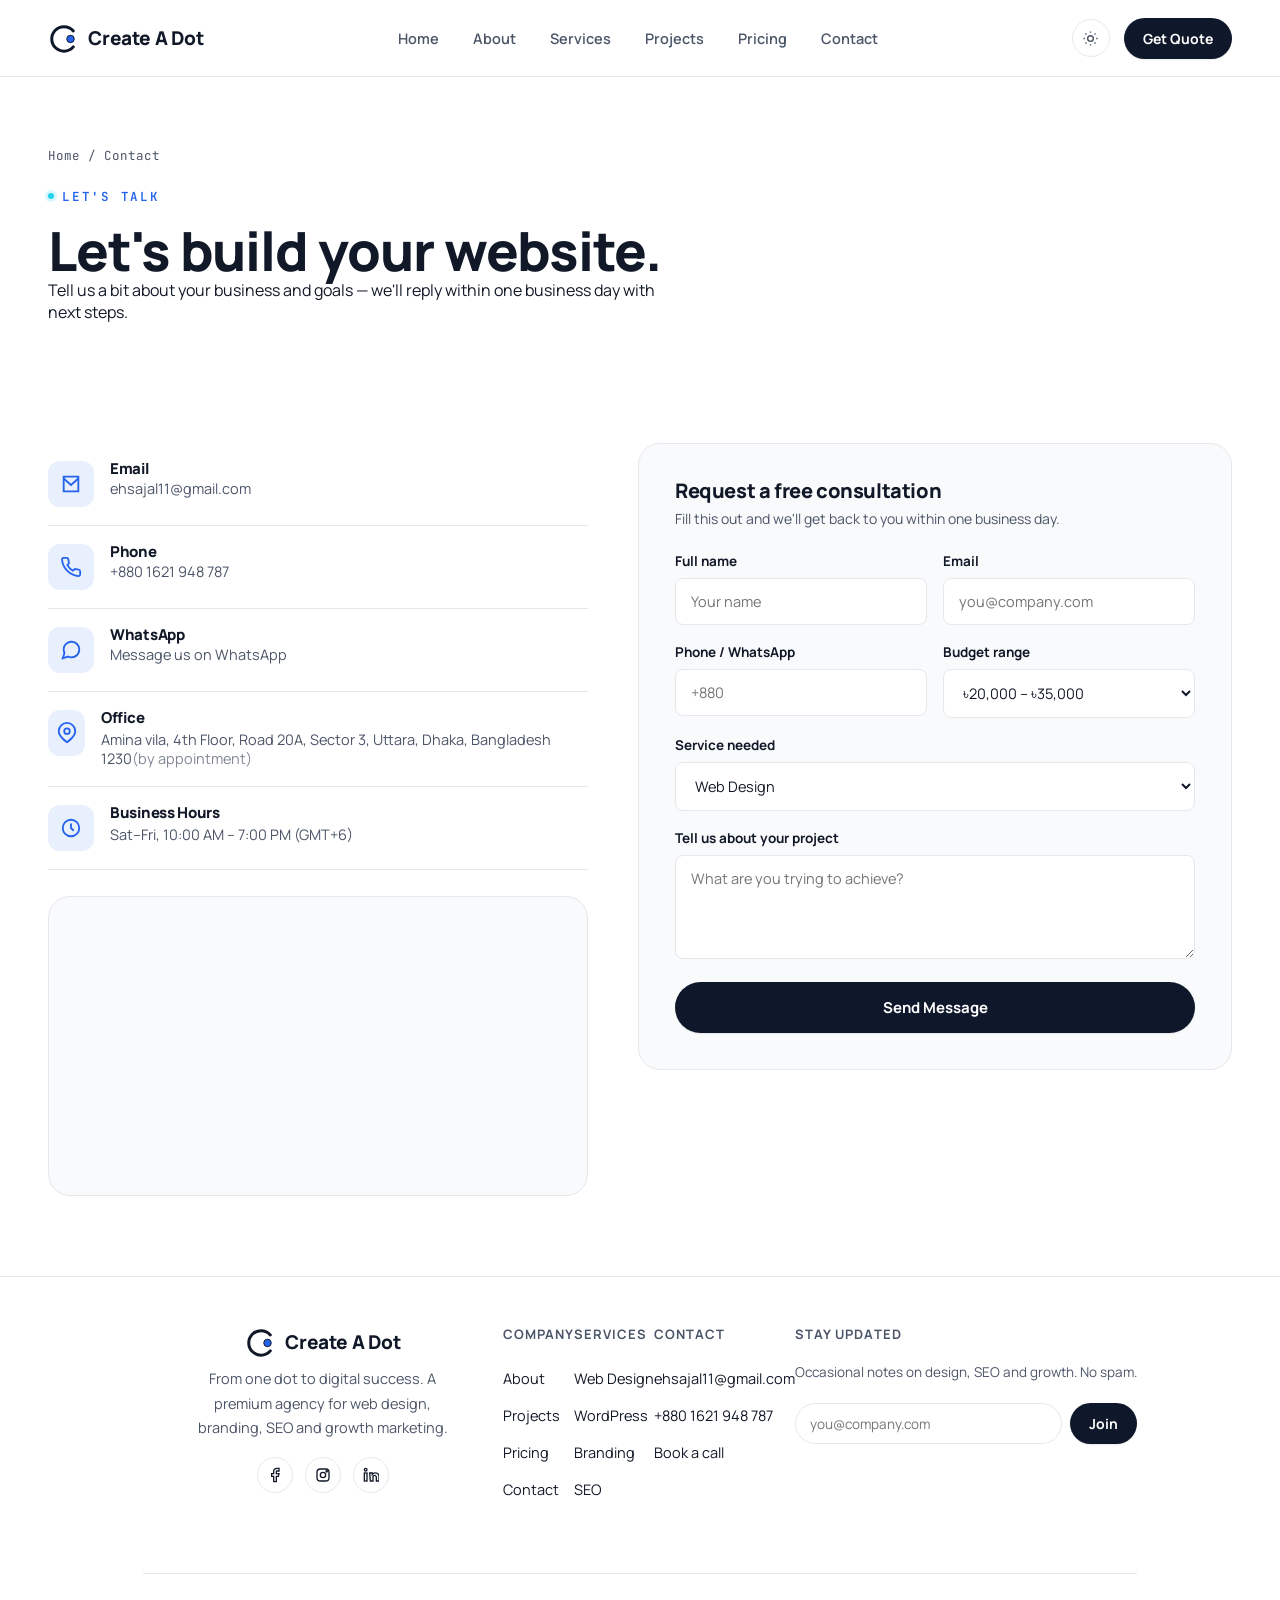
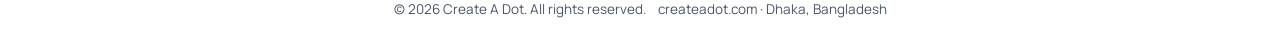
<file: contact.html>
<!DOCTYPE html>
<html lang="en">
<head>

<!-- Google Tag Manager -->
<script>(function(w,d,s,l,i){w[l]=w[l]||[];w[l].push({'gtm.start':
new Date().getTime(),event:'gtm.js'});var f=d.getElementsByTagName(s)[0],
j=d.createElement(s),dl=l!='dataLayer'?'&l='+l:'';j.async=true;j.src=
'https://www.googletagmanager.com/gtm.js?id='+i+dl;f.parentNode.insertBefore(j,f);
})(window,document,'script','dataLayer','GTM-TJ8TQHGM');</script>
<!-- End Google Tag Manager -->

<meta charset="UTF-8">
<title>Contact Create A Dot | Web Design, SEO & Digital Marketing Consultation</title>
<meta name="description" content="Get in touch with Create A Dot for website design, WordPress development, SEO, branding and digital marketing consultations in Dhaka and Bangladesh.">
<meta name="keywords" content="contact web design agency, digital marketing consultation, SEO consultation, website design contact, web design company in Dhaka">
<meta name="author" content="Create A Dot">
<meta name="robots" content="index, follow, max-snippet:-1, max-image-preview:large, max-video-preview:-1">
<meta name="viewport" content="width=device-width, initial-scale=1.0">
<link rel="canonical" href="https://createadot.com/contact/">
<meta property="og:title" content="Create A Dot">
<meta property="og:site_name" content="Create A Dot">
<meta property="og:description" content="Website Design & Digital Marketing Agency">
<meta property="og:type" content="website">
<meta property="og:url" content="https://createadot.com/contact/">
<meta property="og:image" content="https://createadot.com/img/hero-image.png">
<meta name="twitter:card" content="summary_large_image">
<meta name="twitter:title" content="Contact Create A Dot | Web Design, SEO & Digital Marketing Consultation">
<meta name="twitter:description" content="Reach out to Create A Dot for website design, WordPress development, SEO, branding and digital marketing support.">
<meta name="twitter:image" content="https://createadot.com/img/hero-image.png">
<link rel="preconnect" href="https://fonts.googleapis.com">
<link href="https://fonts.googleapis.com/css2?family=Manrope:wght@400;500;600;700;800&family=JetBrains+Mono:wght@400;500;600;700&display=swap" rel="stylesheet">
<link rel="stylesheet" href="css/style.css">
<link rel="icon" type="image/png" href="favicon.png">

<!-- Google tag (gtag.js) -->
<script async src="https://www.googletagmanager.com/gtag/js?id=G-CE81KQK6TG"></script>
<script>
  window.dataLayer = window.dataLayer || [];
  function gtag(){dataLayer.push(arguments);}
  gtag('js', new Date());

  gtag('config', 'G-CE81KQK6TG');
</script>

<script type="application/ld+json">
{
  "@context": "https://schema.org",
  "@type": "LocalBusiness",
  "name": "Create A Dot",
  "description": "Professional website design and digital marketing services in Dhaka, Bangladesh",
  "url": "https://createadot.com/contact/",
  "logo":"https://createadot.com/favicon.png",
  "telephone": "+8801621948787",
  "address": {
    "@type": "PostalAddress",
    "streetAddress": "Dhaka",
    "addressLocality": "Dhaka",
    "addressRegion": "Dhaka",
    "postalCode": "1000",
    "addressCountry": "BD"
  },
  "areaServed": [
    {
      "@type": "City",
      "name": "Dhaka"
    },
    {
      "@type": "Country",
      "name": "Bangladesh"
    },
    {
      "@type": "Country",
      "name": "Worldwide"
    }
  ],
  "priceRange": "৳20000-৳500000",
  "image": "https://createadot.com/img/hero-image.png",
  "sameAs": [
    "https://www.facebook.com/createadot",
    "https://www.instagram.com/create.a.dot",
    "https://www.linkedin.com/company/createadot"
  ],
  "service": [
    {
      "@type": "Service",
      "name": "Website Design Services",
      "description": "Professional custom and WordPress website design"
    },
    {
      "@type": "Service",
      "name": "Digital Marketing Services",
      "description": "SEO, Google Ads, and digital strategy"
    },
    {
      "@type": "Service",
      "name": "WordPress Development",
      "description": "Fast, SEO-friendly WordPress website development"
    }
  ]
}
</script>

</head>
<body>

<!-- Google Tag Manager (noscript) -->
<noscript><iframe src="https://www.googletagmanager.com/ns.html?id=GTM-TJ8TQHGM"
height="0" width="0" style="display:none;visibility:hidden"></iframe></noscript>
<!-- End Google Tag Manager (noscript) -->  

<a href="#main" class="skip-link">Skip to content</a>

<header class="navbar">
  <div class="container nav-inner">
    <a href="https://createadot.com/" class="brand">
      <svg class="brand-mark" viewBox="0 0 32 32" fill="none" xmlns="http://www.w3.org/2000/svg" aria-hidden="true">
        <path d="M27 8.5C24.6 5.6 20.9 4 17 4 9.8 4 4 9.8 4 17s5.8 13 13 13c3.9 0 7.6-1.6 10-4.5"  stroke-width="3.2" stroke-linecap="round"/>
        <circle cx="24" cy="17" r="4" fill="#2563EB"/>
      </svg>
      Create A Dot
    </a>
    <nav class="nav-links" aria-label="Primary">
      <a href="https://createadot.com/">Home</a><a href="https://createadot.com/about/">About</a><a href="https://createadot.com/services/">Services</a><a href="https://createadot.com/projects/">Projects</a><a href="https://createadot.com/pricing/">Pricing</a><a href="https://createadot.com/contact/">Contact</a>
    </nav>
    <div class="nav-right">
      <button class="theme-toggle" aria-label="Toggle dark mode">
        <svg class="icon-sun" viewBox="0 0 24 24" fill="none" stroke="currentColor" stroke-width="2"><circle cx="12" cy="12" r="4"/><path d="M12 2v2M12 20v2M4.9 4.9l1.4 1.4M17.7 17.7l1.4 1.4M2 12h2M20 12h2M4.9 19.1l1.4-1.4M17.7 6.3l1.4-1.4"/></svg>
        <svg class="icon-moon" viewBox="0 0 24 24" fill="none" stroke="currentColor" stroke-width="2"><path d="M21 12.8A9 9 0 1111.2 3a7 7 0 009.8 9.8z"/></svg>
      </button>
      <a href="https://wa.me/01621948787?text=Hi%2C%20I%20would%20like%20to%20get%20a%20quote%20for%20your%20services." target="_blank" class="btn btn-primary btn-sm">Get Quote</a>
      <button class="nav-toggle" aria-label="Menu" aria-expanded="false"><span></span></button>
    </div>
  </div>
</header>

<main id="main">

  <section class="page-hero">
    <div class="container">
      <div class="breadcrumb reveal"><a href="https://createadot.com/">Home</a> / Contact</div>
      <span class="eyebrow reveal">Let's talk</span>
      <h1 class="mt-16 reveal">Let's build your website.</h1>
      <p class="lede reveal" style="max-width:640px;">Tell us a bit about your business and goals — we'll reply within one business day with next steps.</p>
    </div>
  </section>

  <section class="section-tight">
    <div class="container contact-grid">

      <div class="reveal">
        <div class="contact-item">
          <div class="card-icon"><svg viewBox="0 0 24 24" fill="none" stroke="currentColor" stroke-width="2"><path d="M4 4h16v16H4z"/><path d="M4 6l8 7 8-7"/></svg></div>
          <div><h4>Email</h4><a href="mailto:ehsajal11@gmail.com" target="_blank">ehsajal11@gmail.com</a></div>
        </div>
        <div class="contact-item">
          <div class="card-icon"><svg viewBox="0 0 24 24" fill="none" stroke="currentColor" stroke-width="2"><path d="M22 16.9v3a2 2 0 01-2.2 2 19.8 19.8 0 01-8.6-3 19.5 19.5 0 01-6-6 19.8 19.8 0 01-3-8.7A2 2 0 014.1 2h3a2 2 0 012 1.7c.1 1 .3 2 .6 3a2 2 0 01-.5 2L8 10a16 16 0 006 6l1.3-1.2a2 2 0 012-.5c1 .3 2 .5 3 .6a2 2 0 011.7 2.1z"/></svg></div>
          <div><h4>Phone</h4><a href="tel:+8801621948787" target="_blank">+880 1621 948 787</a></div>
        </div>
        <div class="contact-item">
          <div class="card-icon"><svg viewBox="0 0 24 24" fill="none" stroke="currentColor" stroke-width="2"><path d="M21 11.5a8.4 8.4 0 01-.9 3.8 8.5 8.5 0 01-7.6 4.7 8.4 8.4 0 01-3.8-.9L3 21l1.9-5.7a8.4 8.4 0 01-.9-3.8 8.5 8.5 0 014.7-7.6 8.4 8.4 0 013.8-.9h.5a8.48 8.48 0 018 8v.5z"/></svg></div>
          <div><h4>WhatsApp</h4><a href="https://wa.me/01621948787?text=Hi%2C%20I%20would%20like%20to%20get%20a%20quote%20for%20your%20services." target="_blank">Message us on WhatsApp</a></div>
        </div>
        <div class="contact-item">
          <div class="card-icon"><svg viewBox="0 0 24 24" fill="none" stroke="currentColor" stroke-width="2"><path d="M21 10c0 6-9 12-9 12s-9-6-9-12a9 9 0 0118 0z"/><circle cx="12" cy="10" r="3"/></svg></div>
          <div><h4>Office</h4><p>Amina vila, 4th Floor, Road 20A, Sector 3, Uttara, Dhaka, Bangladesh 1230<span style="opacity:.7;">(by appointment)</span></p></div>
        </div>
        <div class="contact-item">
          <div class="card-icon"><svg viewBox="0 0 24 24" fill="none" stroke="currentColor" stroke-width="2"><circle cx="12" cy="12" r="9"/><path d="M12 7v5l3 3"/></svg></div>
          <div><h4>Business Hours</h4><p>Sat–Fri, 10:00 AM – 7:00 PM (GMT+6)</p></div>
        </div>

        <div class="map-placeholder mt-24"><iframe src="https://www.google.com/maps/embed?pb=!1m18!1m12!1m3!1d7297.567380485555!2d90.3930154!3d23.8618137!2m3!1f0!2f0!3f0!3m2!1i1024!2i768!4f13.1!3m3!1m2!1s0x3755c5b7ffe1690f%3A0x17a0295c52fa227f!2sCreate%20a%20Dot!5e0!3m2!1sen!2sbd!4v1784890912940!5m2!1sen!2sbd" width="600" height="300" style="border:0;" allowfullscreen="" loading="lazy" referrerpolicy="strict-origin-when-cross-origin"></iframe></div>
      </div>

      <div class="form-card reveal">
        <h3 style="font-size:20px;">Request a free consultation</h3>
        <p style="margin-top:8px; color:var(--text-soft); font-size:14px;">Fill this out and we'll get back to you within one business day.</p>
        <form action="https://formspree.io/f/xdaqldrk" method="POST" class="mt-24">
          <input type="hidden" name="_subject" value="New contact form submission">

          <div class="form-row">
            <div class="field">
              <label for="name">Full name</label>
                <input id="name" name="name" type="text" required placeholder="Your name">
            </div>

            <div class="field">
              <label for="email">Email</label>
              <input id="email" name="email" type="email" required placeholder="you@company.com">
            </div>
          </div>

  <div class="form-row">
    <div class="field">
      <label for="phone">Phone / WhatsApp</label>
      <input id="phone" name="phone" type="tel" placeholder="+880">
    </div>

    <div class="field">
      <label for="budget">Budget range</label>
      <select id="budget" name="budget">
        <option value="৳20,000 – ৳35,000">৳20,000 – ৳35,000</option>
        <option value="৳35,000 – ৳50,000">৳35,000 – ৳50,000</option>
        <option value="৳50,000+">৳50,000+</option>
        <option value="Not sure yet">Not sure yet</option>
      </select>
    </div>
  </div>

  <div class="field">
    <label for="service">Service needed</label>
    <select id="service" name="service">
      <option value="Web Design">Web Design</option>
      <option value="WordPress Development">WordPress Development</option>
      <option value="Branding">Branding</option>
      <option value="SEO">SEO</option>
      <option value="Digital Marketing">Digital Marketing</option>
      <option value="Google Ads">Google Ads</option>
      <option value="UI/UX Design">UI/UX Design</option>
      <option value="Website Maintenance">Website Maintenance</option>
      <option value="Not sure — need guidance">Not sure — need guidance</option>
    </select>
  </div>

  <div class="field">
    <label for="message">Tell us about your project</label>
    <textarea id="message" name="message" rows="4" placeholder="What are you trying to achieve?"></textarea>
  </div>

  <button type="submit" class="btn btn-primary btn-block">Send Message</button>
</form>
      </div>

    </div>
  </section>

</main>

<footer>
  <div class="container">
    <div class="footer-grid">
      <div class="footer-brand">
        <a href="https://createadot.com/" class="brand">
          <svg class="brand-mark" viewBox="0 0 32 32" fill="none" xmlns="http://www.w3.org/2000/svg" aria-hidden="true"><path d="M27 8.5C24.6 5.6 20.9 4 17 4 9.8 4 4 9.8 4 17s5.8 13 13 13c3.9 0 7.6-1.6 10-4.5" stroke="currentColor" stroke-width="3.2" stroke-linecap="round"/><circle cx="24" cy="17" r="4" fill="#2563EB"/></svg>
          Create A Dot
        </a>
        <p>From one dot to digital success. A premium agency for web design, branding, SEO and growth marketing.</p>
        <div class="footer-social">
          <a href="https://www.facebook.com/CreateADot/" target="_blank" aria-label="Facebook"><svg viewBox="0 0 24 24" fill="none" stroke="currentColor" stroke-width="2"><path d="M18 2h-3a5 5 0 00-5 5v3H7v4h3v8h4v-8h3l1-4h-4V7a1 1 0 011-1h3z"/></svg></a>
          <a href="https://www.instagram.com/create.a.dot/" target="_blank" aria-label="Instagram"><svg viewBox="0 0 24 24" fill="none" stroke="currentColor" stroke-width="2"><rect x="3" y="3" width="18" height="18" rx="5"/><circle cx="12" cy="12" r="4"/><circle cx="17.5" cy="6.5" r="1"/></svg></a>
          <a href="https://www.linkedin.com/company/createadot" target="_blank" aria-label="LinkedIn"><svg viewBox="0 0 24 24" fill="none" stroke="currentColor" stroke-width="2"><rect x="2" y="9" width="4" height="12"/><circle cx="4" cy="4" r="2"/><path d="M10 9h4v2c1-1.5 2.5-2.3 4.5-2.3 3.3 0 5.5 2 5.5 6.2V21h-4v-5.6c0-1.8-.9-2.9-2.4-2.9-1.4 0-2.6 1-2.6 2.9V21h-4z"/></svg></a>
        </div>
      </div>
      <div class="footer-col"><h4>Company</h4><a href="https://createadot.com/about/">About</a><a href="https://createadot.com/projects/">Projects</a><a href="https://createadot.com/pricing/">Pricing</a><a href="https://createadot.com/contact/">Contact</a></div>
      <div class="footer-col"><h4>Services</h4><a href="https://createadot.com/services/#web-design">Web Design</a><a href="https://createadot.com/services/#wordpress">WordPress</a><a href="https://createadot.com/services/#branding">Branding</a><a href="https://createadot.com/services/#seo">SEO</a></div>
      <div class="footer-col"><h4>Contact</h4><a href="mailto:ehsajal11@gmail.com" target="_blank">ehsajal11@gmail.com</a><a href="tel:+8801621948787" target="_blank">+880 1621 948 787</a><a href="https://createadot.com/contact/">Book a call</a></div>
      <div class="footer-col">
        <h4>Stay updated</h4>
        <p style="font-size:13.5px; color:var(--text-soft);">Occasional notes on design, SEO and growth. No spam.</p>
        <form action="https://formspree.io/f/xdaqldrk" method="POST" class="footer-newsletter">
          <input type="email" required placeholder="you@company.com" aria-label="Email address">
          <button type="submit" class="btn btn-primary btn-sm">Join</button>
        </form>
      </div>
    </div>
    <div class="footer-bottom"><span>© 2026 Create A Dot. All rights reserved.</span><span>createadot.com · Dhaka, Bangladesh</span></div>
  </div>
</footer>

<script src="js/main.js"></script>
</body>
</html>
</file>
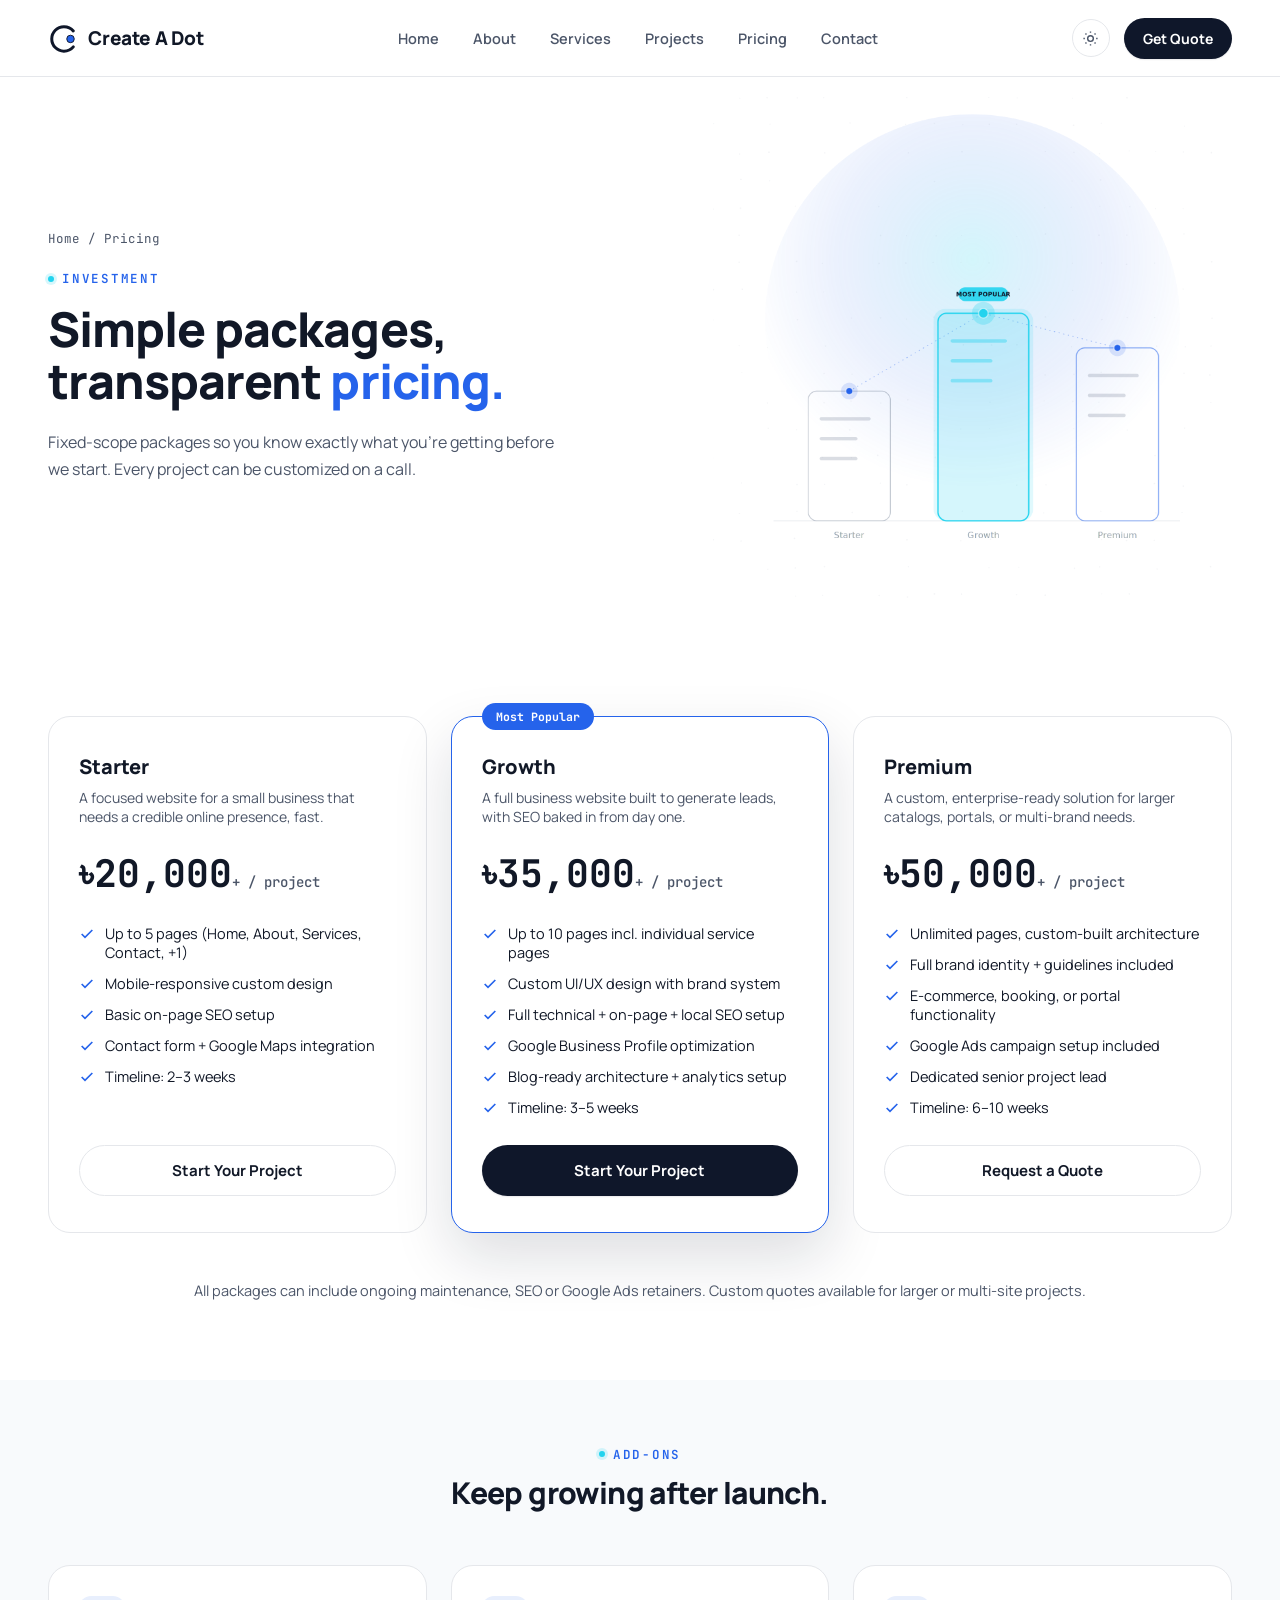
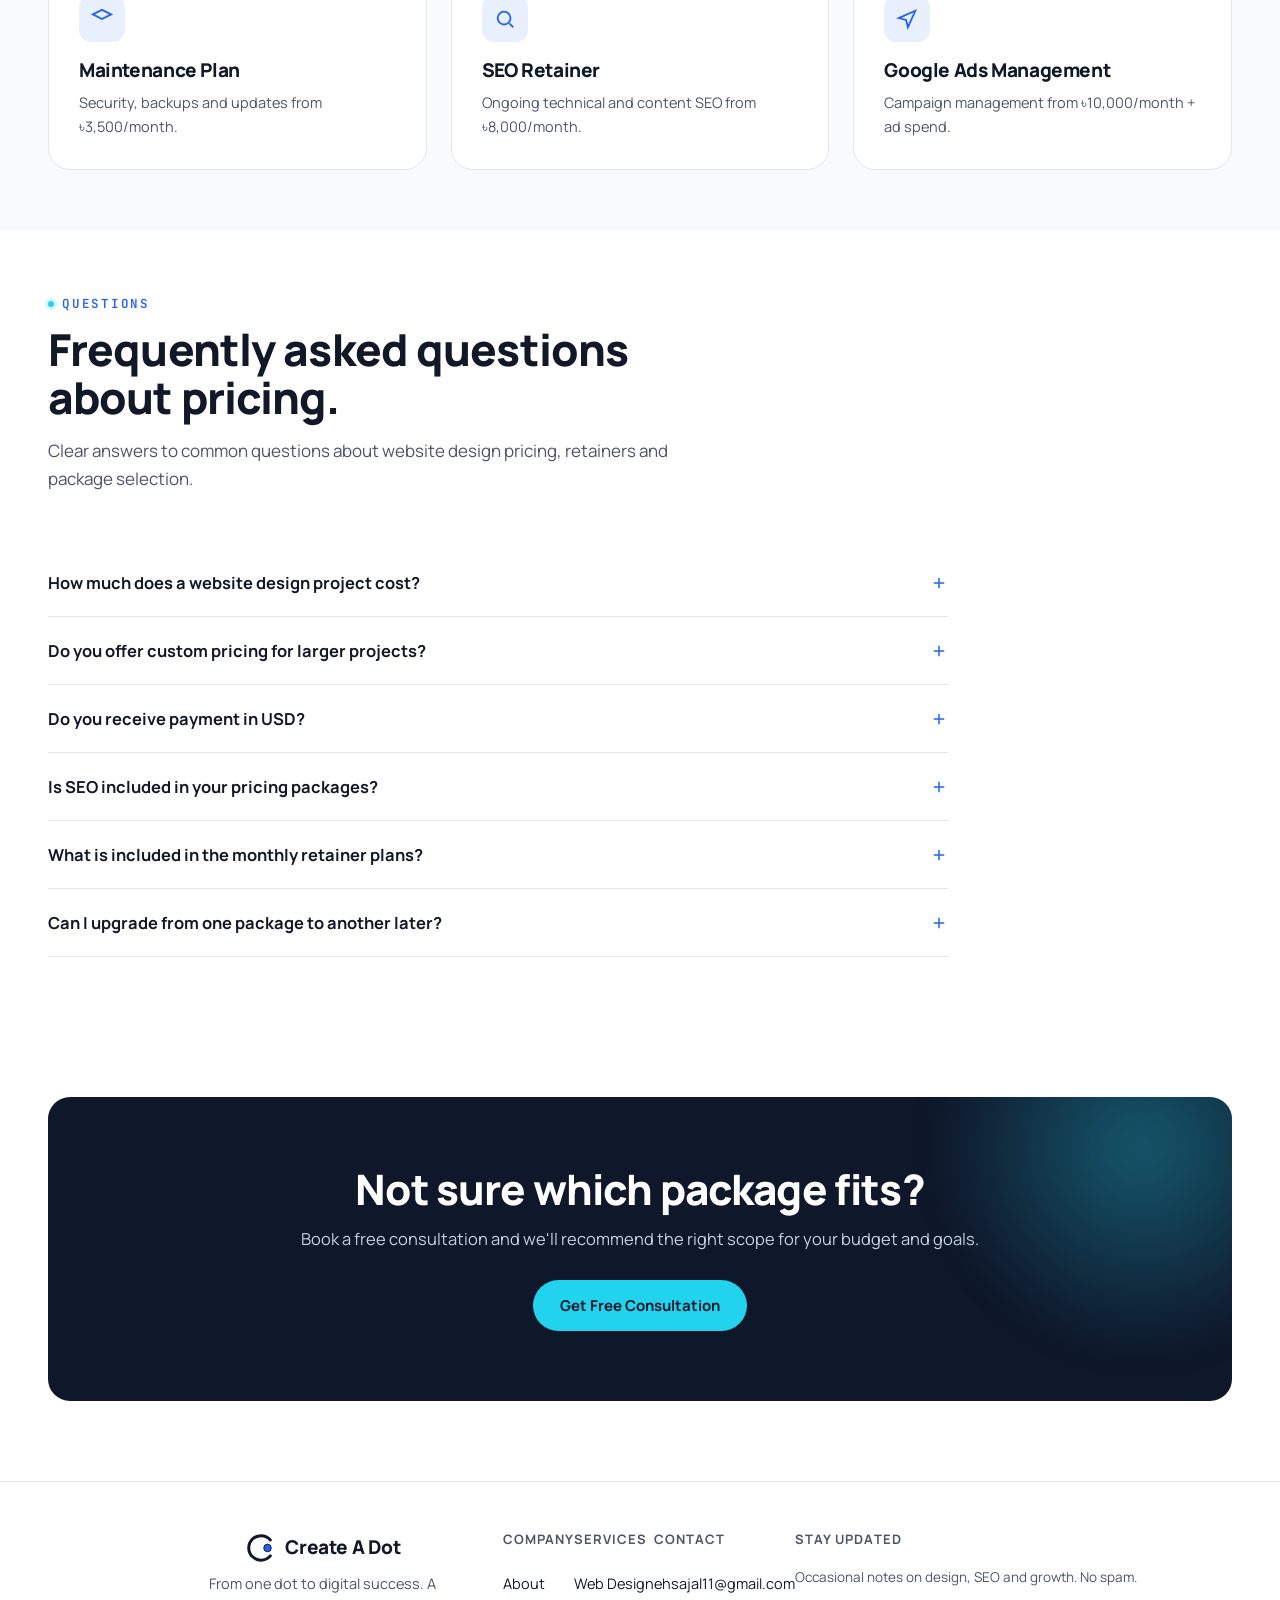
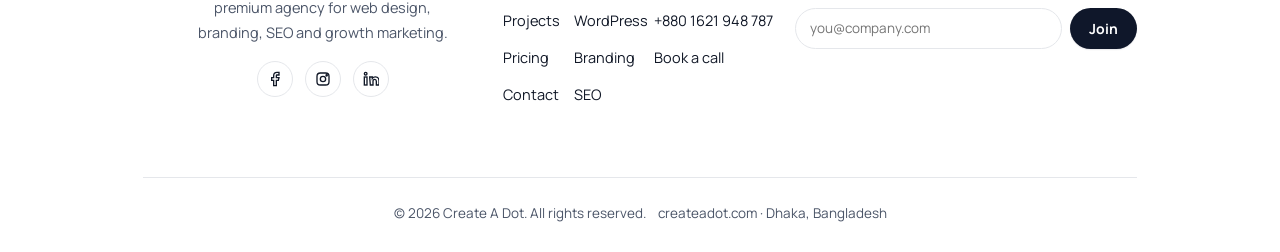
<file: pricing.html>
<!DOCTYPE html>
<html lang="en">
<head>

<!-- Google Tag Manager -->
<script>(function(w,d,s,l,i){w[l]=w[l]||[];w[l].push({'gtm.start':
new Date().getTime(),event:'gtm.js'});var f=d.getElementsByTagName(s)[0],
j=d.createElement(s),dl=l!='dataLayer'?'&l='+l:'';j.async=true;j.src=
'https://www.googletagmanager.com/gtm.js?id='+i+dl;f.parentNode.insertBefore(j,f);
})(window,document,'script','dataLayer','GTM-TJ8TQHGM');</script>
<!-- End Google Tag Manager -->

<meta charset="UTF-8">
<title>Create A Dot | Website Design Pricing & Packages in Dhaka</title>
<meta name="description" content="Transparent website design, WordPress development, SEO and branding pricing packages from Create A Dot for businesses in Dhaka and Bangladesh.">
<meta name="keywords" content="website design pricing, web design packages, WordPress development pricing, SEO services pricing, branding packages, digital marketing pricing">
<meta name="author" content="Create A Dot">
<meta name="robots" content="index, follow, max-snippet:-1, max-image-preview:large, max-video-preview:-1">
<meta name="viewport" content="width=device-width, initial-scale=1.0">
<link rel="canonical" href="https://createadot.com/pricing/">
<meta property="og:title" content="Create A Dot">
<meta property="og:site_name" content="Create A Dot">
<meta property="og:description" content="Website Design & Digital Marketing Agency">
<meta property="og:type" content="website">
<meta property="og:url" content="https://createadot.com/pricing/">
<meta property="og:image" content="https://createadot.com/img/pricing-hero.png">
<meta name="twitter:card" content="summary_large_image">
<meta name="twitter:title" content="Website Design Pricing & Packages in Dhaka">
<meta name="twitter:description" content="Explore transparent pricing for premium web design, WordPress development, SEO and branding services from Create A Dot.">
<meta name="twitter:image" content="https://createadot.com/img/pricing-hero.png">
<link rel="preconnect" href="https://fonts.googleapis.com">
<link href="https://fonts.googleapis.com/css2?family=Manrope:wght@400;500;600;700;800&family=JetBrains+Mono:wght@400;500;600;700&display=swap" rel="stylesheet">
<link rel="stylesheet" href="css/style.css">
<link rel="icon" type="image/png" href="favicon.png">

<!-- Google tag (gtag.js) -->
<script async src="https://www.googletagmanager.com/gtag/js?id=G-CE81KQK6TG"></script>
<script>
  window.dataLayer = window.dataLayer || [];
  function gtag(){dataLayer.push(arguments);}
  gtag('js', new Date());

  gtag('config', 'G-CE81KQK6TG');
</script>

<script type="application/ld+json">
{
  "@context": "https://schema.org",
  "@type": "LocalBusiness",
  "name": "Create A Dot",
  "description": "Professional website design and digital marketing services in Dhaka, Bangladesh",
  "url": "https://createadot.com/pricing/",
  "logo":"https://createadot.com/favicon.png",
  "telephone": "+8801621948787",
  "address": {
    "@type": "PostalAddress",
    "streetAddress": "Dhaka",
    "addressLocality": "Dhaka",
    "addressRegion": "Dhaka",
    "postalCode": "1000",
    "addressCountry": "BD"
  },
  "areaServed": [
    {
      "@type": "City",
      "name": "Dhaka"
    },
    {
      "@type": "Country",
      "name": "Bangladesh"
    },
    {
      "@type": "Country",
      "name": "Worldwide"
    }
  ],
  "priceRange": "৳20000-৳500000",
  "image": "https://createadot.com/img/pricing-hero.png",
  "sameAs": [
    "https://www.facebook.com/createadot",
    "https://www.instagram.com/create.a.dot",
    "https://www.linkedin.com/company/createadot"
  ],
  "service": [
    {
      "@type": "Service",
      "name": "Website Design Services",
      "description": "Professional custom and WordPress website design"
    },
    {
      "@type": "Service",
      "name": "Digital Marketing Services",
      "description": "SEO, Google Ads, and digital strategy"
    },
    {
      "@type": "Service",
      "name": "WordPress Development",
      "description": "Fast, SEO-friendly WordPress website development"
    }
  ]
}
</script>

</head>
<body>

<!-- Google Tag Manager (noscript) -->
<noscript><iframe src="https://www.googletagmanager.com/ns.html?id=GTM-TJ8TQHGM"
height="0" width="0" style="display:none;visibility:hidden"></iframe></noscript>
<!-- End Google Tag Manager (noscript) -->

<a href="#main" class="skip-link">Skip to content</a>

<header class="navbar">
  <div class="container nav-inner">
    <a href="https://createadot.com/" class="brand">
      <svg class="brand-mark" viewBox="0 0 32 32" fill="none" xmlns="http://www.w3.org/2000/svg" aria-hidden="true">
        <path d="M27 8.5C24.6 5.6 20.9 4 17 4 9.8 4 4 9.8 4 17s5.8 13 13 13c3.9 0 7.6-1.6 10-4.5"  stroke-width="3.2" stroke-linecap="round"/>
        <circle cx="24" cy="17" r="4" fill="#2563EB"/>
      </svg>
      Create A Dot
    </a>
    <nav class="nav-links" aria-label="Primary">
      <a href="https://createadot.com/">Home</a><a href="https://createadot.com/about/">About</a><a href="https://createadot.com/services/">Services</a><a href="https://createadot.com/projects/">Projects</a><a href="https://createadot.com/pricing/">Pricing</a><a href="https://createadot.com/contact/">Contact</a>
    </nav>
    <div class="nav-right">
      <button class="theme-toggle" aria-label="Toggle dark mode">
        <svg class="icon-sun" viewBox="0 0 24 24" fill="none" stroke="currentColor" stroke-width="2"><circle cx="12" cy="12" r="4"/><path d="M12 2v2M12 20v2M4.9 4.9l1.4 1.4M17.7 17.7l1.4 1.4M2 12h2M20 12h2M4.9 19.1l1.4-1.4M17.7 6.3l1.4-1.4"/></svg>
        <svg class="icon-moon" viewBox="0 0 24 24" fill="none" stroke="currentColor" stroke-width="2"><path d="M21 12.8A9 9 0 1111.2 3a7 7 0 009.8 9.8z"/></svg>
      </button>
      <a href="https://wa.me/01621948787?text=Hi%2C%20I%20would%20like%20to%20get%20a%20quote%20for%20your%20services." target="_blank" class="btn btn-primary btn-sm">Get Quote</a>
      <button class="nav-toggle" aria-label="Menu" aria-expanded="false"><span></span></button>
    </div>
  </div>
</header>

<main id="main">

  <!-- ============ HERO ============ -->
  <section class="hero">
    <div class="container hero-grid">
      <div class="reveal">
        <div class="breadcrumb reveal"><a href="https://createadot.com/">Home</a> / Pricing</div>
        <span class="eyebrow">Investment</span>
        <h1 class="mt-16">Simple packages, transparent <span style="color: var(--blue);">pricing.</span></span></h1>
        <p class="lede">Fixed-scope packages so you know exactly what you're getting before we start. Every project can be customized on a call.</p>

        
        <!--<div class="hero-cta">
          <a href="https://createadot.com/contact/" class="btn btn-primary">Get Free Consultation</a>
          <a href="https://createadot.com/projects/" class="btn btn-outline">View Portfolio</a>
        </div>-->
        <!--<p class="hero-note">// 60+ projects shipped · avg. project value ৳20,000–৳50,000+</p>-->
      </div>
      <div class="reveal dot-hero-canvas">
        <img src="img/pricing-hero.png" alt="Create A Dot - Premium Web Design & Digital Marketing Services" loading="lazy">
      </div>
    </div>
  </section>

  <!--<section class="page-hero">
    <div class="container">
      <div class="breadcrumb reveal"><a href="https://createadot.com/">Home</a> / Pricing</div>
      <span class="eyebrow reveal">Investment</span>
      <h1 class="mt-16 reveal">Simple packages, transparent pricing.</h1>
      <p class="lede reveal" style="max-width:640px;">Fixed-scope packages so you know exactly what you're getting before we start. Every project can be customized on a call.</p>
    </div>
  </section>>-->

  <section class="section-tight">
    <div class="container">
      <div class="grid grid-3">

        <div class="pricing-card reveal">
          <div class="pricing-name">Starter</div>
          <p class="pricing-desc">A focused website for a small business that needs a credible online presence, fast.</p>
          <div class="pricing-price">৳20,000<span>+ / project</span></div>
          <ul class="pricing-features">
            <li><svg viewBox="0 0 24 24" fill="none" stroke="currentColor" stroke-width="2.5"><path d="M20 6L9 17l-5-5"/></svg>Up to 5 pages (Home, About, Services, Contact, +1)</li>
            <li><svg viewBox="0 0 24 24" fill="none" stroke="currentColor" stroke-width="2.5"><path d="M20 6L9 17l-5-5"/></svg>Mobile-responsive custom design</li>
            <li><svg viewBox="0 0 24 24" fill="none" stroke="currentColor" stroke-width="2.5"><path d="M20 6L9 17l-5-5"/></svg>Basic on-page SEO setup</li>
            <li><svg viewBox="0 0 24 24" fill="none" stroke="currentColor" stroke-width="2.5"><path d="M20 6L9 17l-5-5"/></svg>Contact form + Google Maps integration</li>
            <li><svg viewBox="0 0 24 24" fill="none" stroke="currentColor" stroke-width="2.5"><path d="M20 6L9 17l-5-5"/></svg>Timeline: 2–3 weeks</li>
          </ul>
          <a href="https://createadot.com/contact/" class="btn btn-outline btn-block">Start Your Project</a>
        </div>

        <div class="pricing-card popular reveal">
          <span class="pricing-badge">Most Popular</span>
          <div class="pricing-name">Growth</div>
          <p class="pricing-desc">A full business website built to generate leads, with SEO baked in from day one.</p>
          <div class="pricing-price">৳35,000<span>+ / project</span></div>
          <ul class="pricing-features">
            <li><svg viewBox="0 0 24 24" fill="none" stroke="currentColor" stroke-width="2.5"><path d="M20 6L9 17l-5-5"/></svg>Up to 10 pages incl. individual service pages</li>
            <li><svg viewBox="0 0 24 24" fill="none" stroke="currentColor" stroke-width="2.5"><path d="M20 6L9 17l-5-5"/></svg>Custom UI/UX design with brand system</li>
            <li><svg viewBox="0 0 24 24" fill="none" stroke="currentColor" stroke-width="2.5"><path d="M20 6L9 17l-5-5"/></svg>Full technical + on-page + local SEO setup</li>
            <li><svg viewBox="0 0 24 24" fill="none" stroke="currentColor" stroke-width="2.5"><path d="M20 6L9 17l-5-5"/></svg>Google Business Profile optimization</li>
            <li><svg viewBox="0 0 24 24" fill="none" stroke="currentColor" stroke-width="2.5"><path d="M20 6L9 17l-5-5"/></svg>Blog-ready architecture + analytics setup</li>
            <li><svg viewBox="0 0 24 24" fill="none" stroke="currentColor" stroke-width="2.5"><path d="M20 6L9 17l-5-5"/></svg>Timeline: 3–5 weeks</li>
          </ul>
          <a href="https://createadot.com/contact/" class="btn btn-primary btn-block">Start Your Project</a>
        </div>

        <div class="pricing-card reveal">
          <div class="pricing-name">Premium</div>
          <p class="pricing-desc">A custom, enterprise-ready solution for larger catalogs, portals, or multi-brand needs.</p>
          <div class="pricing-price">৳50,000<span>+ / project</span></div>
          <ul class="pricing-features">
            <li><svg viewBox="0 0 24 24" fill="none" stroke="currentColor" stroke-width="2.5"><path d="M20 6L9 17l-5-5"/></svg>Unlimited pages, custom-built architecture</li>
            <li><svg viewBox="0 0 24 24" fill="none" stroke="currentColor" stroke-width="2.5"><path d="M20 6L9 17l-5-5"/></svg>Full brand identity + guidelines included</li>
            <li><svg viewBox="0 0 24 24" fill="none" stroke="currentColor" stroke-width="2.5"><path d="M20 6L9 17l-5-5"/></svg>E-commerce, booking, or portal functionality</li>
            <li><svg viewBox="0 0 24 24" fill="none" stroke="currentColor" stroke-width="2.5"><path d="M20 6L9 17l-5-5"/></svg>Google Ads campaign setup included</li>
            <li><svg viewBox="0 0 24 24" fill="none" stroke="currentColor" stroke-width="2.5"><path d="M20 6L9 17l-5-5"/></svg>Dedicated senior project lead</li>
            <li><svg viewBox="0 0 24 24" fill="none" stroke="currentColor" stroke-width="2.5"><path d="M20 6L9 17l-5-5"/></svg>Timeline: 6–10 weeks</li>
          </ul>
          <a href="https://createadot.com/contact/" class="btn btn-outline btn-block">Request a Quote</a>
        </div>

      </div>
      <p class="text-center mt-48 reveal" style="color:var(--text-soft); font-size:14.5px;">All packages can include ongoing maintenance, SEO or Google Ads retainers. Custom quotes available for larger or multi-site projects.</p>
    </div>
  </section>

  <section class="section section-alt">
    <div class="container">
      <div class="section-head center reveal">
        <span class="eyebrow">Add-ons</span>
        <h2 style="font-size:30px;">Keep growing after launch.</h2>
      </div>
      <div class="grid grid-3">
        <div class="card reveal"><div class="card-icon"><svg viewBox="0 0 24 24" fill="none" stroke="currentColor" stroke-width="2"><path d="M12 2L2 7l10 5 10-5-10-5z"/></svg></div><h3>Maintenance Plan</h3><p>Security, backups and updates from ৳3,500/month.</p></div>
        <div class="card reveal"><div class="card-icon"><svg viewBox="0 0 24 24" fill="none" stroke="currentColor" stroke-width="2"><circle cx="11" cy="11" r="7"/><path d="M21 21l-4.3-4.3"/></svg></div><h3>SEO Retainer</h3><p>Ongoing technical and content SEO from ৳8,000/month.</p></div>
        <div class="card reveal"><div class="card-icon"><svg viewBox="0 0 24 24" fill="none" stroke="currentColor" stroke-width="2"><path d="M3 11l18-8-8 18-2-8-8-2z"/></svg></div><h3>Google Ads Management</h3><p>Campaign management from ৳10,000/month + ad spend.</p></div>
      </div>
    </div>
  </section>

  <section class="section">
    <div class="container">
      <div class="section-head reveal">
        <span class="eyebrow">Questions</span>
        <h2>Frequently asked questions about pricing.</h2>
        <p>Clear answers to common questions about website design pricing, retainers and package selection.</p>
      </div>

      <div class="reveal" style="max-width:900px;">
        <div class="faq-item">
          <button class="faq-q">How much does a website design project cost? <svg viewBox="0 0 24 24" fill="none" stroke="currentColor" stroke-width="2"><path d="M12 5v14M5 12h14"/></svg></button>
          <div class="faq-a"><p>Our website design packages start at ৳20,000 for a focused starter site and increase depending on pages, custom functionality and marketing support required.</p></div>
        </div>

        <div class="faq-item">
          <button class="faq-q">Do you offer custom pricing for larger projects? <svg viewBox="0 0 24 24" fill="none" stroke="currentColor" stroke-width="2"><path d="M12 5v14M5 12h14"/></svg></button>
          <div class="faq-a"><p>Yes. For larger websites, e-commerce builds, more complex branding work or multi-site needs, we create a tailored proposal based on scope and timeline.</p></div>
        </div>

        <div class="faq-item">
          <button class="faq-q">Do you receive payment in USD? <svg viewBox="0 0 24 24" fill="none" stroke="currentColor" stroke-width="2"><path d="M12 5v14M5 12h14"/></svg></button>
          <div class="faq-a"><p>Yes, we accept payments in USD through direct bank wire transfers, global multi-currency accounts, and online payment platforms.</p></div>
        </div>

        <div class="faq-item">
          <button class="faq-q">Is SEO included in your pricing packages? <svg viewBox="0 0 24 24" fill="none" stroke="currentColor" stroke-width="2"><path d="M12 5v14M5 12h14"/></svg></button>
          <div class="faq-a"><p>Yes. Our growth and premium packages include technical, on-page and local SEO setup, and we can add ongoing SEO retainers after launch.</p></div>
        </div>

        <div class="faq-item">
          <button class="faq-q">What is included in the monthly retainer plans? <svg viewBox="0 0 24 24" fill="none" stroke="currentColor" stroke-width="2"><path d="M12 5v14M5 12h14"/></svg></button>
          <div class="faq-a"><p>Retainers can include website maintenance, updates, performance monitoring, SEO improvements and Google Ads management depending on your business needs.</p></div>
        </div>

        <div class="faq-item">
          <button class="faq-q">Can I upgrade from one package to another later? <svg viewBox="0 0 24 24" fill="none" stroke="currentColor" stroke-width="2"><path d="M12 5v14M5 12h14"/></svg></button>
          <div class="faq-a"><p>Absolutely. Many clients start with one package and later expand into more pages, SEO support or marketing services as their business grows.</p></div>
        </div>
      </div>
    </div>
  </section>

  <section class="section-tight">
    <div class="container">
      <div class="cta-band reveal">
        <div class="cta-glow" aria-hidden="true"></div>
        <h2>Not sure which package fits?</h2>
        <p>Book a free consultation and we'll recommend the right scope for your budget and goals.</p>
        <div class="hero-cta"><a href="https://createadot.com/contact/" class="btn btn-cyan">Get Free Consultation</a></div>
      </div>
    </div>
  </section>

</main>

<footer>
  <div class="container">
    <div class="footer-grid">
      <div class="footer-brand">
        <a href="https://createadot.com/" class="brand">
          <svg class="brand-mark" viewBox="0 0 32 32" fill="none" xmlns="http://www.w3.org/2000/svg" aria-hidden="true"><path d="M27 8.5C24.6 5.6 20.9 4 17 4 9.8 4 4 9.8 4 17s5.8 13 13 13c3.9 0 7.6-1.6 10-4.5" stroke="currentColor" stroke-width="3.2" stroke-linecap="round"/><circle cx="24" cy="17" r="4" fill="#2563EB"/></svg>
          Create A Dot
        </a>
        <p>From one dot to digital success. A premium agency for web design, branding, SEO and growth marketing.</p>
        <div class="footer-social">
          <a href="https://www.facebook.com/CreateADot/" target="_blank" aria-label="Facebook"><svg viewBox="0 0 24 24" fill="none" stroke="currentColor" stroke-width="2"><path d="M18 2h-3a5 5 0 00-5 5v3H7v4h3v8h4v-8h3l1-4h-4V7a1 1 0 011-1h3z"/></svg></a>
          <a href="https://www.instagram.com/create.a.dot/" target="_blank" aria-label="Instagram"><svg viewBox="0 0 24 24" fill="none" stroke="currentColor" stroke-width="2"><rect x="3" y="3" width="18" height="18" rx="5"/><circle cx="12" cy="12" r="4"/><circle cx="17.5" cy="6.5" r="1"/></svg></a>
          <a href="https://www.linkedin.com/company/createadot" target="_blank" aria-label="LinkedIn"><svg viewBox="0 0 24 24" fill="none" stroke="currentColor" stroke-width="2"><rect x="2" y="9" width="4" height="12"/><circle cx="4" cy="4" r="2"/><path d="M10 9h4v2c1-1.5 2.5-2.3 4.5-2.3 3.3 0 5.5 2 5.5 6.2V21h-4v-5.6c0-1.8-.9-2.9-2.4-2.9-1.4 0-2.6 1-2.6 2.9V21h-4z"/></svg></a>
        </div>
      </div>
      <div class="footer-col"><h4>Company</h4><a href="https://createadot.com/about/">About</a><a href="https://createadot.com/projects/">Projects</a><a href="https://createadot.com/pricing/">Pricing</a><a href="https://createadot.com/contact/">Contact</a></div>
      <div class="footer-col"><h4>Services</h4><a href="https://createadot.com/services/#web-design">Web Design</a><a href="https://createadot.com/services/#wordpress">WordPress</a><a href="https://createadot.com/services/#branding">Branding</a><a href="https://createadot.com/services/#seo">SEO</a></div>
      <div class="footer-col"><h4>Contact</h4><a href="mailto:ehsajal11@gmail.com">ehsajal11@gmail.com</a><a href="tel:+8801621948787">+880 1621 948 787</a><a href="https://createadot.com/contact/">Book a call</a></div>
      <div class="footer-col">
        <h4>Stay updated</h4>
        <p style="font-size:13.5px; color:var(--text-soft);">Occasional notes on design, SEO and growth. No spam.</p>
        <form class="footer-newsletter" data-fake-submit>
          <input type="email" required placeholder="you@company.com" aria-label="Email address">
          <button type="submit" class="btn btn-primary btn-sm">Join</button>
        </form>
      </div>
    </div>
    <div class="footer-bottom"><span>© 2026 Create A Dot. All rights reserved.</span><span>createadot.com · Dhaka, Bangladesh</span></div>
  </div>
</footer>

<script src="js/main.js"></script>
</body>
</html>
</file>
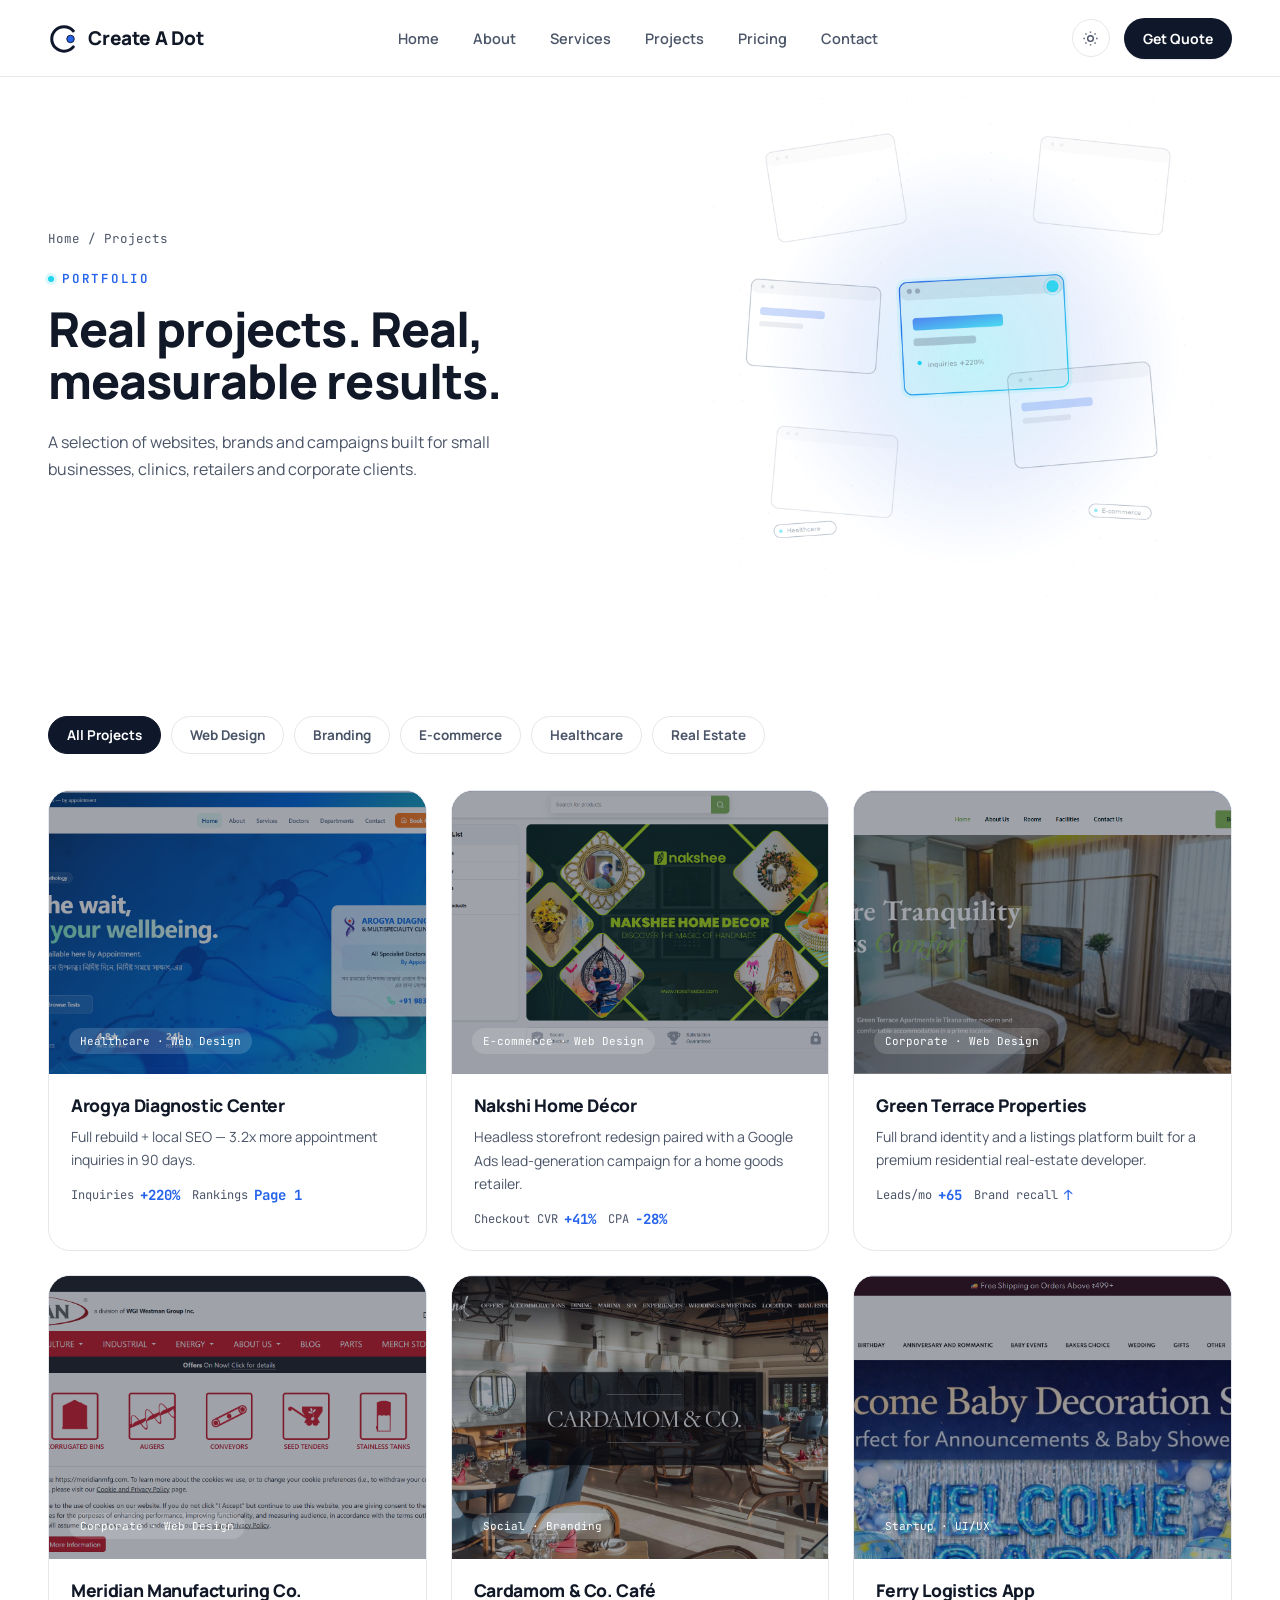
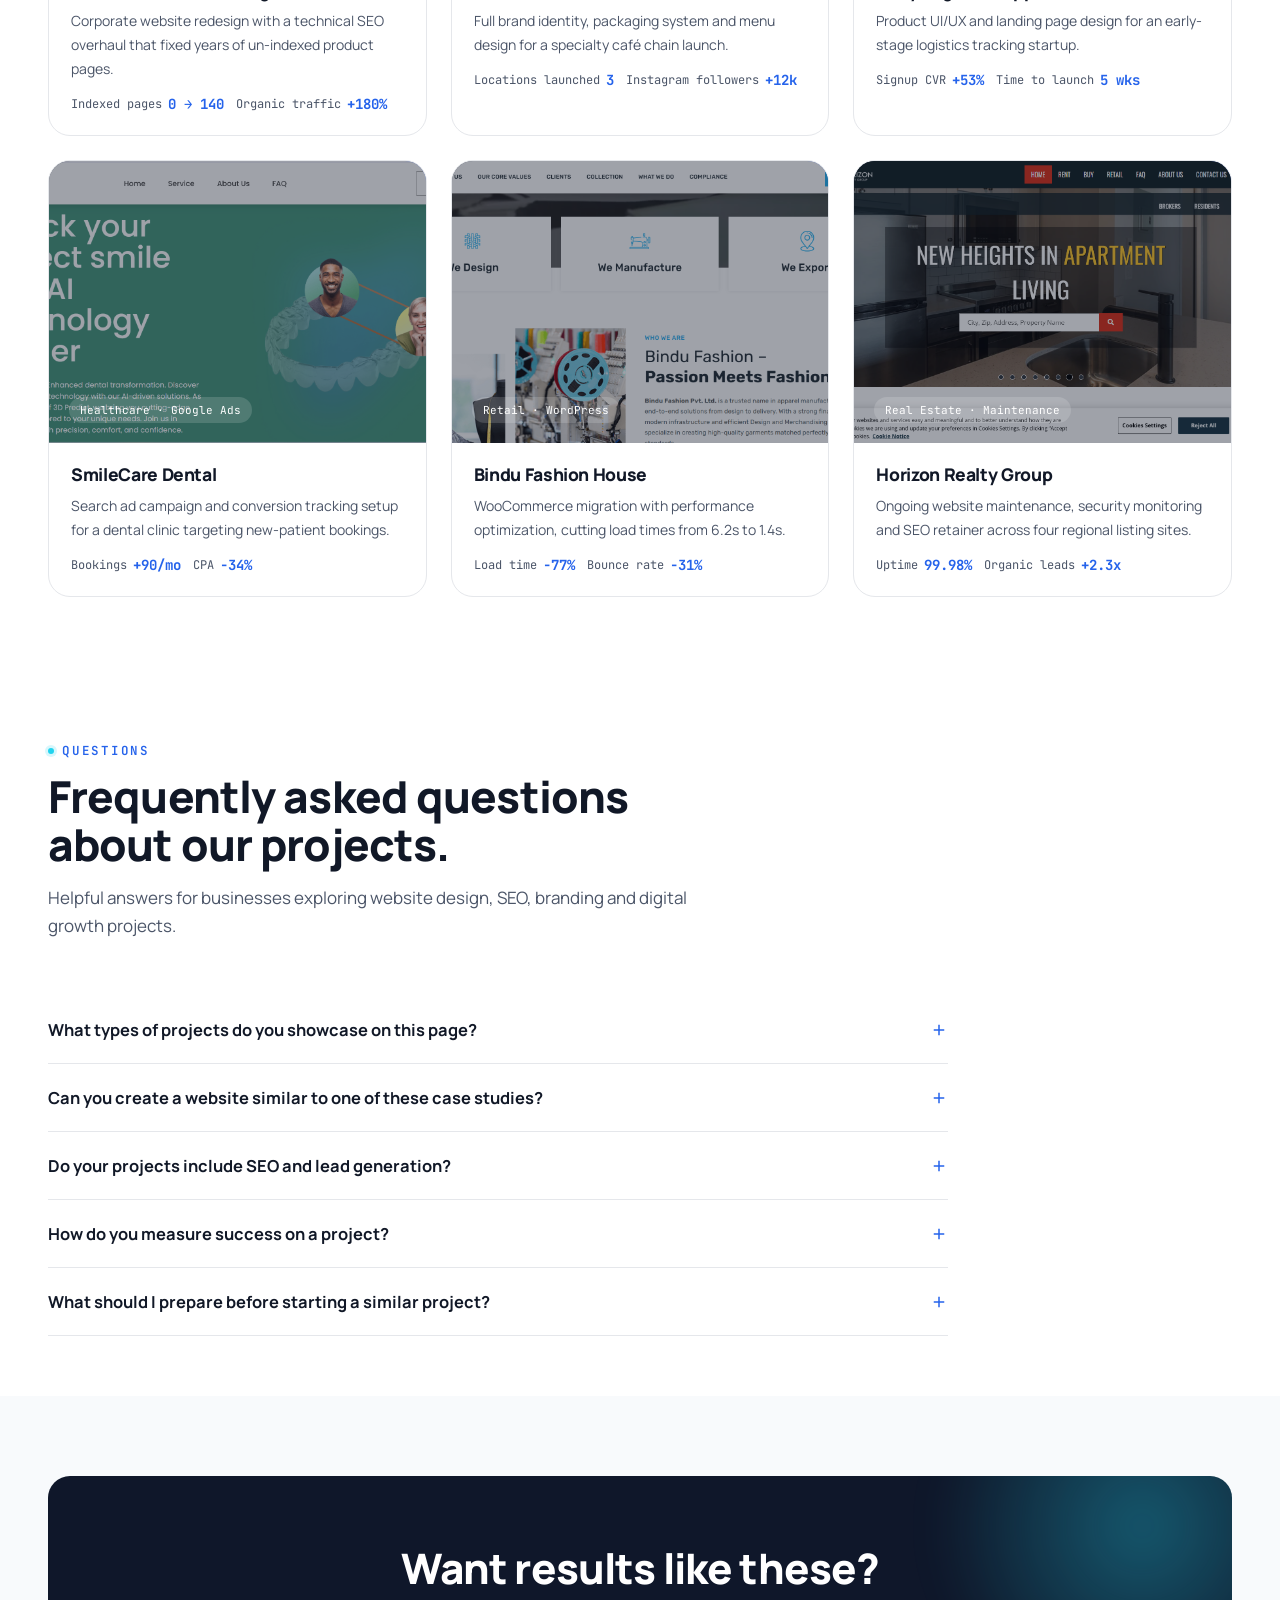
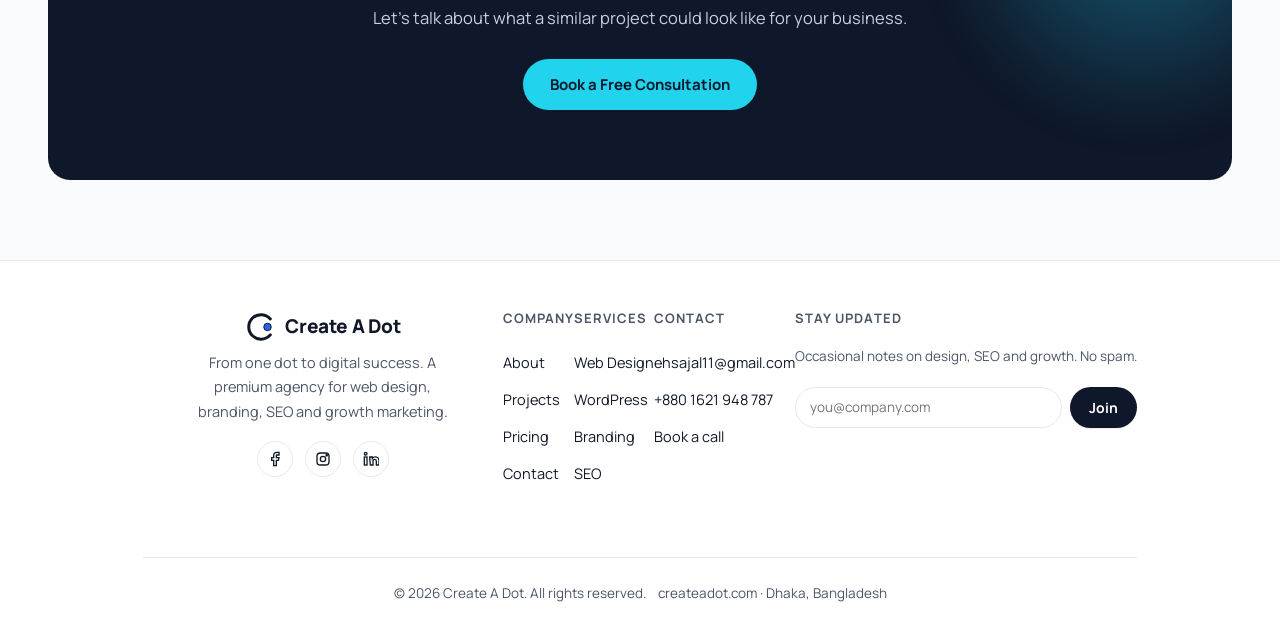
<file: projects.html>
<!DOCTYPE html>
<html lang="en">
<head>

<!-- Google Tag Manager -->
<script>(function(w,d,s,l,i){w[l]=w[l]||[];w[l].push({'gtm.start':
new Date().getTime(),event:'gtm.js'});var f=d.getElementsByTagName(s)[0],
j=d.createElement(s),dl=l!='dataLayer'?'&l='+l:'';j.async=true;j.src=
'https://www.googletagmanager.com/gtm.js?id='+i+dl;f.parentNode.insertBefore(j,f);
})(window,document,'script','dataLayer','GTM-TJ8TQHGM');</script>
<!-- End Google Tag Manager -->

<meta charset="UTF-8">
<title>Create A Dot | Projects | Web Design, SEO & Branding Case Studies in Dhaka</title>
<meta name="description" content="Explore Create A Dot projects for web design, WordPress development, SEO, branding and digital marketing case studies for businesses in Dhaka and Bangladesh.">
<meta name="keywords" content="web design projects, SEO case studies, branding projects, WordPress development portfolio, digital marketing case studies, website design portfolio">
<meta name="author" content="Create A Dot">
<meta name="robots" content="index, follow, max-snippet:-1, max-image-preview:large, max-video-preview:-1">
<meta name="viewport" content="width=device-width, initial-scale=1.0">
<link rel="canonical" href="https://createadot.com/projects/">
<meta property="og:title" content="Create A Dot">
<meta property="og:site_name" content="Create A Dot">
<meta property="og:description" content="Website Design & Digital Marketing Agency">
<meta property="og:type" content="website">
<meta property="og:url" content="https://createadot.com/projects/">
<meta property="og:image" content="https://createadot.com/img/projects-hero.png">
<meta name="twitter:card" content="summary_large_image">
<meta name="twitter:title" content="Projects | Web Design, SEO & Branding Case Studies in Dhaka">
<meta name="twitter:description" content="See real website design, branding, SEO and digital marketing projects completed by Create A Dot for businesses across Bangladesh and beyond.">
<meta name="twitter:image" content="https://createadot.com/img/projects-hero.png">
<link rel="preconnect" href="https://fonts.googleapis.com">
<link href="https://fonts.googleapis.com/css2?family=Manrope:wght@400;500;600;700;800&family=JetBrains+Mono:wght@400;500;600;700&display=swap" rel="stylesheet">
<link rel="stylesheet" href="css/style.css">
<link rel="icon" type="image/png" href="favicon.png">

<style>
.result-row{ display:flex; gap:18px; margin-top:14px; flex-wrap:wrap; }
.result{ font-family:var(--mono); font-size:12px; color:var(--text-soft); }
.result b{ color:var(--blue); font-size:14px; }
</style>

<!-- Google tag (gtag.js) -->
<script async src="https://www.googletagmanager.com/gtag/js?id=G-CE81KQK6TG"></script>
<script>
  window.dataLayer = window.dataLayer || [];
  function gtag(){dataLayer.push(arguments);}
  gtag('js', new Date());

  gtag('config', 'G-CE81KQK6TG');
</script>

<script type="application/ld+json">
{
  "@context": "https://schema.org",
  "@type": "LocalBusiness",
  "name": "Create A Dot",
  "description": "Professional website design and digital marketing services in Dhaka, Bangladesh",
  "url": "https://createadot.com/projects/",
  "logo":"https://createadot.com/favicon.png",
  "telephone": "+8801621948787",
  "address": {
    "@type": "PostalAddress",
    "streetAddress": "Dhaka",
    "addressLocality": "Dhaka",
    "addressRegion": "Dhaka",
    "postalCode": "1000",
    "addressCountry": "BD"
  },
  "areaServed": [
    {
      "@type": "City",
      "name": "Dhaka"
    },
    {
      "@type": "Country",
      "name": "Bangladesh"
    },
    {
      "@type": "Country",
      "name": "Worldwide"
    }
  ],
  "priceRange": "৳20000-৳500000",
  "image": "https://createadot.com/img/projects-hero.png",
  "sameAs": [
    "https://www.facebook.com/createadot",
    "https://www.instagram.com/create.a.dot",
    "https://www.linkedin.com/company/createadot"
  ],
  "service": [
    {
      "@type": "Service",
      "name": "Website Design Services",
      "description": "Professional custom and WordPress website design"
    },
    {
      "@type": "Service",
      "name": "Digital Marketing Services",
      "description": "SEO, Google Ads, and digital strategy"
    },
    {
      "@type": "Service",
      "name": "WordPress Development",
      "description": "Fast, SEO-friendly WordPress website development"
    }
  ]
}
</script>

</head>
<body>

<!-- Google Tag Manager (noscript) -->
<noscript><iframe src="https://www.googletagmanager.com/ns.html?id=GTM-TJ8TQHGM"
height="0" width="0" style="display:none;visibility:hidden"></iframe></noscript>
<!-- End Google Tag Manager (noscript) -->

<a href="#main" class="skip-link">Skip to content</a>

<header class="navbar">
  <div class="container nav-inner">
    <a href="https://createadot.com/" class="brand">
      <svg class="brand-mark" viewBox="0 0 32 32" fill="none" xmlns="http://www.w3.org/2000/svg" aria-hidden="true">
        <path d="M27 8.5C24.6 5.6 20.9 4 17 4 9.8 4 4 9.8 4 17s5.8 13 13 13c3.9 0 7.6-1.6 10-4.5"  stroke-width="3.2" stroke-linecap="round"/>
        <circle cx="24" cy="17" r="4" fill="#2563EB"/>
      </svg>
      Create A Dot
    </a>
    <nav class="nav-links" aria-label="Primary">
      <a href="https://createadot.com/">Home</a><a href="https://createadot.com/about/">About</a><a href="https://createadot.com/services/">Services</a><a href="https://createadot.com/projects/">Projects</a><a href="https://createadot.com/pricing/">Pricing</a><a href="https://createadot.com/contact/">Contact</a>
    </nav>
    <div class="nav-right">
      <button class="theme-toggle" aria-label="Toggle dark mode">
        <svg class="icon-sun" viewBox="0 0 24 24" fill="none" stroke="currentColor" stroke-width="2"><circle cx="12" cy="12" r="4"/><path d="M12 2v2M12 20v2M4.9 4.9l1.4 1.4M17.7 17.7l1.4 1.4M2 12h2M20 12h2M4.9 19.1l1.4-1.4M17.7 6.3l1.4-1.4"/></svg>
        <svg class="icon-moon" viewBox="0 0 24 24" fill="none" stroke="currentColor" stroke-width="2"><path d="M21 12.8A9 9 0 1111.2 3a7 7 0 009.8 9.8z"/></svg>
      </button>
      <a href="https://wa.me/01621948787?text=Hi%2C%20I%20would%20like%20to%20get%20a%20quote%20for%20your%20services." target="_blank" class="btn btn-primary btn-sm">Get Quote</a>
      <button class="nav-toggle" aria-label="Menu" aria-expanded="false"><span></span></button>
    </div>
  </div>
</header>

<main id="main">

  <!-- ============ HERO ============ -->
  <section class="hero">
    <div class="container hero-grid">
      <div class="reveal">
        <div class="breadcrumb reveal"><a href="https://createadot.com/">Home</a> / Projects</div>
        <span class="eyebrow">Portfolio</span>
        <h1 class="mt-16">Real projects. Real, measurable results.</span></h1>
        <p class="lede">A selection of websites, brands and campaigns built for small businesses, clinics, retailers and corporate clients.</p>

        
        <!--<div class="hero-cta">
          <a href="https://createadot.com/contact/" class="btn btn-primary">Get Free Consultation</a>
          <a href="https://createadot.com/projects/" class="btn btn-outline">View Portfolio</a>
        </div>-->
        <!--<p class="hero-note">// 60+ projects shipped · avg. project value ৳20,000–৳50,000+</p>-->
      </div>
      <div class="reveal dot-hero-canvas">
        <img src="img/projects-hero.png" alt="Create A Dot - Premium Web Design & Digital Marketing Services" loading="lazy">
      </div>
    </div>
  </section>

  <!--<section class="page-hero">
    <div class="container">
      <div class="breadcrumb reveal"><a href="https://createadot.com/">Home</a> / Projects</div>
      <span class="eyebrow reveal">Portfolio</span>
      <h1 class="mt-16 reveal">Real projects. Real, measurable results.</h1>
      <p class="lede reveal" style="max-width:640px;">A selection of websites, brands and campaigns built for small businesses, clinics, retailers and corporate clients.</p>
    </div>
  </section>-->

  <section class="section-tight">
    <div class="container">
      <div class="filter-row reveal">
        <button class="filter-btn active" data-filter="all">All Projects</button>
        <button class="filter-btn" data-filter="web-design">Web Design</button>
        <button class="filter-btn" data-filter="branding">Branding</button>
        <button class="filter-btn" data-filter="ecommerce">E-commerce</button>
        <button class="filter-btn" data-filter="healthcare">Healthcare</button>
        <button class="filter-btn" data-filter="real-estate">Real Estate</button>
      </div>

      <div class="grid grid-3">

        <div class="project-card reveal" data-category="healthcare">
          <div class="project-thumb">
            <img src="img/project-arogya.png" alt="Arogya Diagnostic Center website" loading="lazy">
            <a href="https://arogyadiagnostic.com/" target="_blank" class="project-visit-btn">
            <svg viewBox="0 0 24 24" fill="none" stroke="currentColor" stroke-width="2">
            <path d="M18 13v6a2 2 0 01-2 2H5a2 2 0 01-2-2V8a2 2 0 012-2h6"/><polyline points="15 3 21 3 21 9"/><line x1="10" y1="14" x2="21" y2="3"/>
            </svg>
              Visit Website
            </a>
            <span class="tag">Healthcare · Web Design</span>
          </div>
          <div class="project-body">
            <h3>Arogya Diagnostic Center</h3>
            <p>Full rebuild + local SEO — 3.2x more appointment inquiries in 90 days.</p>
            <div class="result-row"><span class="result">Inquiries <b>+220%</b></span><span class="result">Rankings <b>Page 1</b></span></div>
          </div>
        </div>

        <div class="project-card reveal" data-category="ecommerce">
          <div class="project-thumb">
            <img src="img/project-nakshi.png" alt="Nakshi Home Décor website" loading="lazy">
            <a href="https://naksheebd.com/" target="_blank" class="project-visit-btn">
            <svg viewBox="0 0 24 24" fill="none" stroke="currentColor" stroke-width="2">
            <path d="M18 13v6a2 2 0 01-2 2H5a2 2 0 01-2-2V8a2 2 0 012-2h6"/><polyline points="15 3 21 3 21 9"/><line x1="10" y1="14" x2="21" y2="3"/>
            </svg>
              Visit Website
            </a>
            <span class="tag">E-commerce · Web Design</span>
          </div>
          <div class="project-body">
            <h3>Nakshi Home Décor</h3>
            <p>Headless storefront redesign paired with a Google Ads lead-generation campaign for a home goods retailer.</p>
            <div class="result-row"><span class="result">Checkout CVR <b>+41%</b></span><span class="result">CPA <b>-28%</b></span></div>
          </div>
        </div>

        <div class="project-card reveal" data-category="real-estate">
          <div class="project-thumb">
            <img src="img/project-green.png" alt="Green Terrace Properties website" loading="lazy">
            <a href="https://greenterrace-apartments.com/" target="_blank" class="project-visit-btn">
            <svg viewBox="0 0 24 24" fill="none" stroke="currentColor" stroke-width="2">
            <path d="M18 13v6a2 2 0 01-2 2H5a2 2 0 01-2-2V8a2 2 0 012-2h6"/><polyline points="15 3 21 3 21 9"/><line x1="10" y1="14" x2="21" y2="3"/>
            </svg>
              Visit Website
            </a>
            <span class="tag">Corporate · Web Design</span>
          </div>
          <div class="project-body">
            <h3>Green Terrace Properties</h3>
            <p>Full brand identity and a listings platform built for a premium residential real-estate developer.</p>
            <div class="result-row"><span class="result">Leads/mo <b>+65</b></span><span class="result">Brand recall <b>↑</b></span></div>
          </div>
        </div>


        <div class="project-card reveal" data-category="web-design">
          <div class="project-thumb">
            <img src="img/project-meridian.png" alt="Meridian Manufacturing Co. website" loading="lazy">
            <a href="http://meridianmfg.com/" target="_blank" class="project-visit-btn">
            <svg viewBox="0 0 24 24" fill="none" stroke="currentColor" stroke-width="2">
            <path d="M18 13v6a2 2 0 01-2 2H5a2 2 0 01-2-2V8a2 2 0 012-2h6"/><polyline points="15 3 21 3 21 9"/><line x1="10" y1="14" x2="21" y2="3"/>
            </svg>
              Visit Website
            </a>
            <span class="tag">Corporate · Web Design</span>
          </div>
          <div class="project-body">
            <h3>Meridian Manufacturing Co.</h3>
            <p>Corporate website redesign with a technical SEO overhaul that fixed years of un-indexed product pages.</p>
            <div class="result-row"><span class="result">Indexed pages <b>0 → 140</b></span><span class="result">Organic traffic <b>+180%</b></span></div>
          </div>
        </div>


        <div class="project-card reveal" data-category="branding">
          <div class="project-thumb">
            <img src="img/project-cardamom.png" alt="Cardamom & Co. Café website" loading="lazy">
            <a href="https://www.scrubisland.com/dining/cardamom/" target="_blank" class="project-visit-btn">
            <svg viewBox="0 0 24 24" fill="none" stroke="currentColor" stroke-width="2">
            <path d="M18 13v6a2 2 0 01-2 2H5a2 2 0 01-2-2V8a2 2 0 012-2h6"/><polyline points="15 3 21 3 21 9"/><line x1="10" y1="14" x2="21" y2="3"/>
            </svg>
              Visit Website
            </a>
            <span class="tag">Social · Branding</span>
          </div>
          <div class="project-body">
            <h3>Cardamom &amp; Co. Café</h3>
            <p>Full brand identity, packaging system and menu design for a specialty café chain launch.</p>
            <div class="result-row"><span class="result">Locations launched <b>3</b></span><span class="result">Instagram followers <b>+12k</b></span></div>
          </div>
        </div>


        <div class="project-card reveal" data-category="web-design">
          <div class="project-thumb">
            <img src="img/project-ferry.png" alt="Ferry Logistics App website" loading="lazy">
            <a href="https://ferrywala.store/" target="_blank" class="project-visit-btn">
            <svg viewBox="0 0 24 24" fill="none" stroke="currentColor" stroke-width="2">
            <path d="M18 13v6a2 2 0 01-2 2H5a2 2 0 01-2-2V8a2 2 0 012-2h6"/><polyline points="15 3 21 3 21 9"/><line x1="10" y1="14" x2="21" y2="3"/>
            </svg>
              Visit Website
            </a>
            <span class="tag">Startup · UI/UX</span>
          </div>
          <div class="project-body">
            <h3>Ferry Logistics App</h3>
            <p>Product UI/UX and landing page design for an early-stage logistics tracking startup.</p>
            <div class="result-row"><span class="result">Signup CVR <b>+53%</b></span><span class="result">Time to launch <b>5 wks</b></span></div>
          </div>
        </div>


        <div class="project-card reveal" data-category="healthcare">
          <div class="project-thumb">
            <img src="img/project-smilecare.png" alt="Ferry Logistics App website" loading="lazy">
            <a href="https://www.smilecarebd.com/" target="_blank" class="project-visit-btn">
            <svg viewBox="0 0 24 24" fill="none" stroke="currentColor" stroke-width="2">
            <path d="M18 13v6a2 2 0 01-2 2H5a2 2 0 01-2-2V8a2 2 0 012-2h6"/><polyline points="15 3 21 3 21 9"/><line x1="10" y1="14" x2="21" y2="3"/>
            </svg>
              Visit Website
            </a>
            <span class="tag">Healthcare · Google Ads</span>
          </div>
          <div class="project-body">
            <h3>SmileCare Dental</h3>
            <p>Search ad campaign and conversion tracking setup for a dental clinic targeting new-patient bookings.</p>
            <div class="result-row"><span class="result">Bookings <b>+90/mo</b></span><span class="result">CPA <b>-34%</b></span></div>
          </div>
        </div>


        <div class="project-card reveal" data-category="ecommerce">
          <div class="project-thumb">
            <img src="img/project-bindu.png" alt="Bindu Fashion House website" loading="lazy">
            <a href="https://bindufashion.com/" target="_blank" class="project-visit-btn">
            <svg viewBox="0 0 24 24" fill="none" stroke="currentColor" stroke-width="2">
            <path d="M18 13v6a2 2 0 01-2 2H5a2 2 0 01-2-2V8a2 2 0 012-2h6"/><polyline points="15 3 21 3 21 9"/><line x1="10" y1="14" x2="21" y2="3"/>
            </svg>
              Visit Website
            </a>
            <span class="tag">Retail · WordPress</span>
          </div>
          <div class="project-body">
            <h3>Bindu Fashion House</h3>
            <p>WooCommerce migration with performance optimization, cutting load times from 6.2s to 1.4s.</p>
            <div class="result-row"><span class="result">Load time <b>-77%</b></span><span class="result">Bounce rate <b>-31%</b></span></div>
          </div>
        </div>


        <div class="project-card reveal" data-category="real-estate">
          <div class="project-thumb">
            <img src="img/project-horizon.png" alt="Horizon Realty Group website" loading="lazy">
            <a href="https://www.horizonrealtygroup.com/" target="_blank" class="project-visit-btn">
            <svg viewBox="0 0 24 24" fill="none" stroke="currentColor" stroke-width="2">
            <path d="M18 13v6a2 2 0 01-2 2H5a2 2 0 01-2-2V8a2 2 0 012-2h6"/><polyline points="15 3 21 3 21 9"/><line x1="10" y1="14" x2="21" y2="3"/>
            </svg>
              Visit Website
            </a>
            <span class="tag">Real Estate · Maintenance</span>
          </div>
          <div class="project-body">
            <h3>Horizon Realty Group</h3>
            <p>Ongoing website maintenance, security monitoring and SEO retainer across four regional listing sites.</p>
            <div class="result-row"><span class="result">Uptime <b>99.98%</b></span><span class="result">Organic leads <b>+2.3x</b></span></div>
          </div>
        </div>

      </div>
    </div>
  </section>

  <section class="section">
    <div class="container">
      <div class="section-head reveal">
        <span class="eyebrow">Questions</span>
        <h2>Frequently asked questions about our projects.</h2>
        <p>Helpful answers for businesses exploring website design, SEO, branding and digital growth projects.</p>
      </div>

      <div class="reveal" style="max-width:900px;">
        <div class="faq-item">
          <button class="faq-q">What types of projects do you showcase on this page? <svg viewBox="0 0 24 24" fill="none" stroke="currentColor" stroke-width="2"><path d="M12 5v14M5 12h14"/></svg></button>
          <div class="faq-a"><p>These projects include website redesigns, local SEO campaigns, branding work, e-commerce improvements and digital marketing support for businesses across healthcare, retail, real estate and service industries.</p></div>
        </div>

        <div class="faq-item">
          <button class="faq-q">Can you create a website similar to one of these case studies? <svg viewBox="0 0 24 24" fill="none" stroke="currentColor" stroke-width="2"><path d="M12 5v14M5 12h14"/></svg></button>
          <div class="faq-a"><p>Yes. We tailor every project to your industry, goals and audience so the result feels custom rather than copied from another business.</p></div>
        </div>

        <div class="faq-item">
          <button class="faq-q">Do your projects include SEO and lead generation? <svg viewBox="0 0 24 24" fill="none" stroke="currentColor" stroke-width="2"><path d="M12 5v14M5 12h14"/></svg></button>
          <div class="faq-a"><p>Many of our projects include search engine optimization, conversion-focused messaging and marketing support so the website contributes to real inquiries and growth.</p></div>
        </div>

        <div class="faq-item">
          <button class="faq-q">How do you measure success on a project? <svg viewBox="0 0 24 24" fill="none" stroke="currentColor" stroke-width="2"><path d="M12 5v14M5 12h14"/></svg></button>
          <div class="faq-a"><p>We define success upfront with metrics such as inquiries, bookings, traffic, rankings, conversions or brand visibility depending on the business objective.</p></div>
        </div>

        <div class="faq-item">
          <button class="faq-q">What should I prepare before starting a similar project? <svg viewBox="0 0 24 24" fill="none" stroke="currentColor" stroke-width="2"><path d="M12 5v14M5 12h14"/></svg></button>
          <div class="faq-a"><p>It helps to have your goals, target audience, preferred pages and any current brand assets ready. We can guide you through the rest and shape the project plan with you.</p></div>
        </div>
      </div>
    </div>
  </section>

  <section class="section-tight section-alt">
    <div class="container">
      <div class="cta-band reveal">
        <div class="cta-glow" aria-hidden="true"></div>
        <h2>Want results like these?</h2>
        <p>Let's talk about what a similar project could look like for your business.</p>
        <div class="hero-cta"><a href="https://createadot.com/contact/" class="btn btn-cyan">Book a Free Consultation</a></div>
      </div>
    </div>
  </section>

</main>

<footer>
  <div class="container">
    <div class="footer-grid">
      <div class="footer-brand">
        <a href="https://createadot.com/" class="brand">
          <svg class="brand-mark" viewBox="0 0 32 32" fill="none" xmlns="http://www.w3.org/2000/svg" aria-hidden="true"><path d="M27 8.5C24.6 5.6 20.9 4 17 4 9.8 4 4 9.8 4 17s5.8 13 13 13c3.9 0 7.6-1.6 10-4.5" stroke="currentColor" stroke-width="3.2" stroke-linecap="round"/><circle cx="24" cy="17" r="4" fill="#2563EB"/></svg>
          Create A Dot
        </a>
        <p>From one dot to digital success. A premium agency for web design, branding, SEO and growth marketing.</p>
        <div class="footer-social">
          <a href="https://www.facebook.com/CreateADot/" target="_blank" aria-label="Facebook"><svg viewBox="0 0 24 24" fill="none" stroke="currentColor" stroke-width="2"><path d="M18 2h-3a5 5 0 00-5 5v3H7v4h3v8h4v-8h3l1-4h-4V7a1 1 0 011-1h3z"/></svg></a>
          <a href="https://www.instagram.com/create.a.dot/" target="_blank" aria-label="Instagram"><svg viewBox="0 0 24 24" fill="none" stroke="currentColor" stroke-width="2"><rect x="3" y="3" width="18" height="18" rx="5"/><circle cx="12" cy="12" r="4"/><circle cx="17.5" cy="6.5" r="1"/></svg></a>
          <a href="https://www.linkedin.com/company/createadot" target="_blank" aria-label="LinkedIn"><svg viewBox="0 0 24 24" fill="none" stroke="currentColor" stroke-width="2"><rect x="2" y="9" width="4" height="12"/><circle cx="4" cy="4" r="2"/><path d="M10 9h4v2c1-1.5 2.5-2.3 4.5-2.3 3.3 0 5.5 2 5.5 6.2V21h-4v-5.6c0-1.8-.9-2.9-2.4-2.9-1.4 0-2.6 1-2.6 2.9V21h-4z"/></svg></a>
        </div>
      </div>
      <div class="footer-col"><h4>Company</h4><a href="https://createadot.com/about/">About</a><a href="https://createadot.com/projects/">Projects</a><a href="https://createadot.com/pricing/">Pricing</a><a href="https://createadot.com/contact/">Contact</a></div>
      <div class="footer-col"><h4>Services</h4><a href="https://createadot.com/services/#web-design">Web Design</a><a href="https://createadot.com/services/#wordpress">WordPress</a><a href="https://createadot.com/services/#branding">Branding</a><a href="https://createadot.com/services/#seo">SEO</a></div>
      <div class="footer-col"><h4>Contact</h4><a href="mailto:ehsajal11@gmail.com">ehsajal11@gmail.com</a><a href="tel:+8801621948787">+880 1621 948 787</a><a href="https://createadot.com/contact/">Book a call</a></div>
      <div class="footer-col">
        <h4>Stay updated</h4>
        <p style="font-size:13.5px; color:var(--text-soft);">Occasional notes on design, SEO and growth. No spam.</p>
        <form class="footer-newsletter" data-fake-submit>
          <input type="email" required placeholder="you@company.com" aria-label="Email address">
          <button type="submit" class="btn btn-primary btn-sm">Join</button>
        </form>
      </div>
    </div>
    <div class="footer-bottom"><span>© 2026 Create A Dot. All rights reserved.</span><span>createadot.com · Dhaka, Bangladesh</span></div>
  </div>
</footer>

<script src="js/main.js"></script>
</body>
</html>
</file>
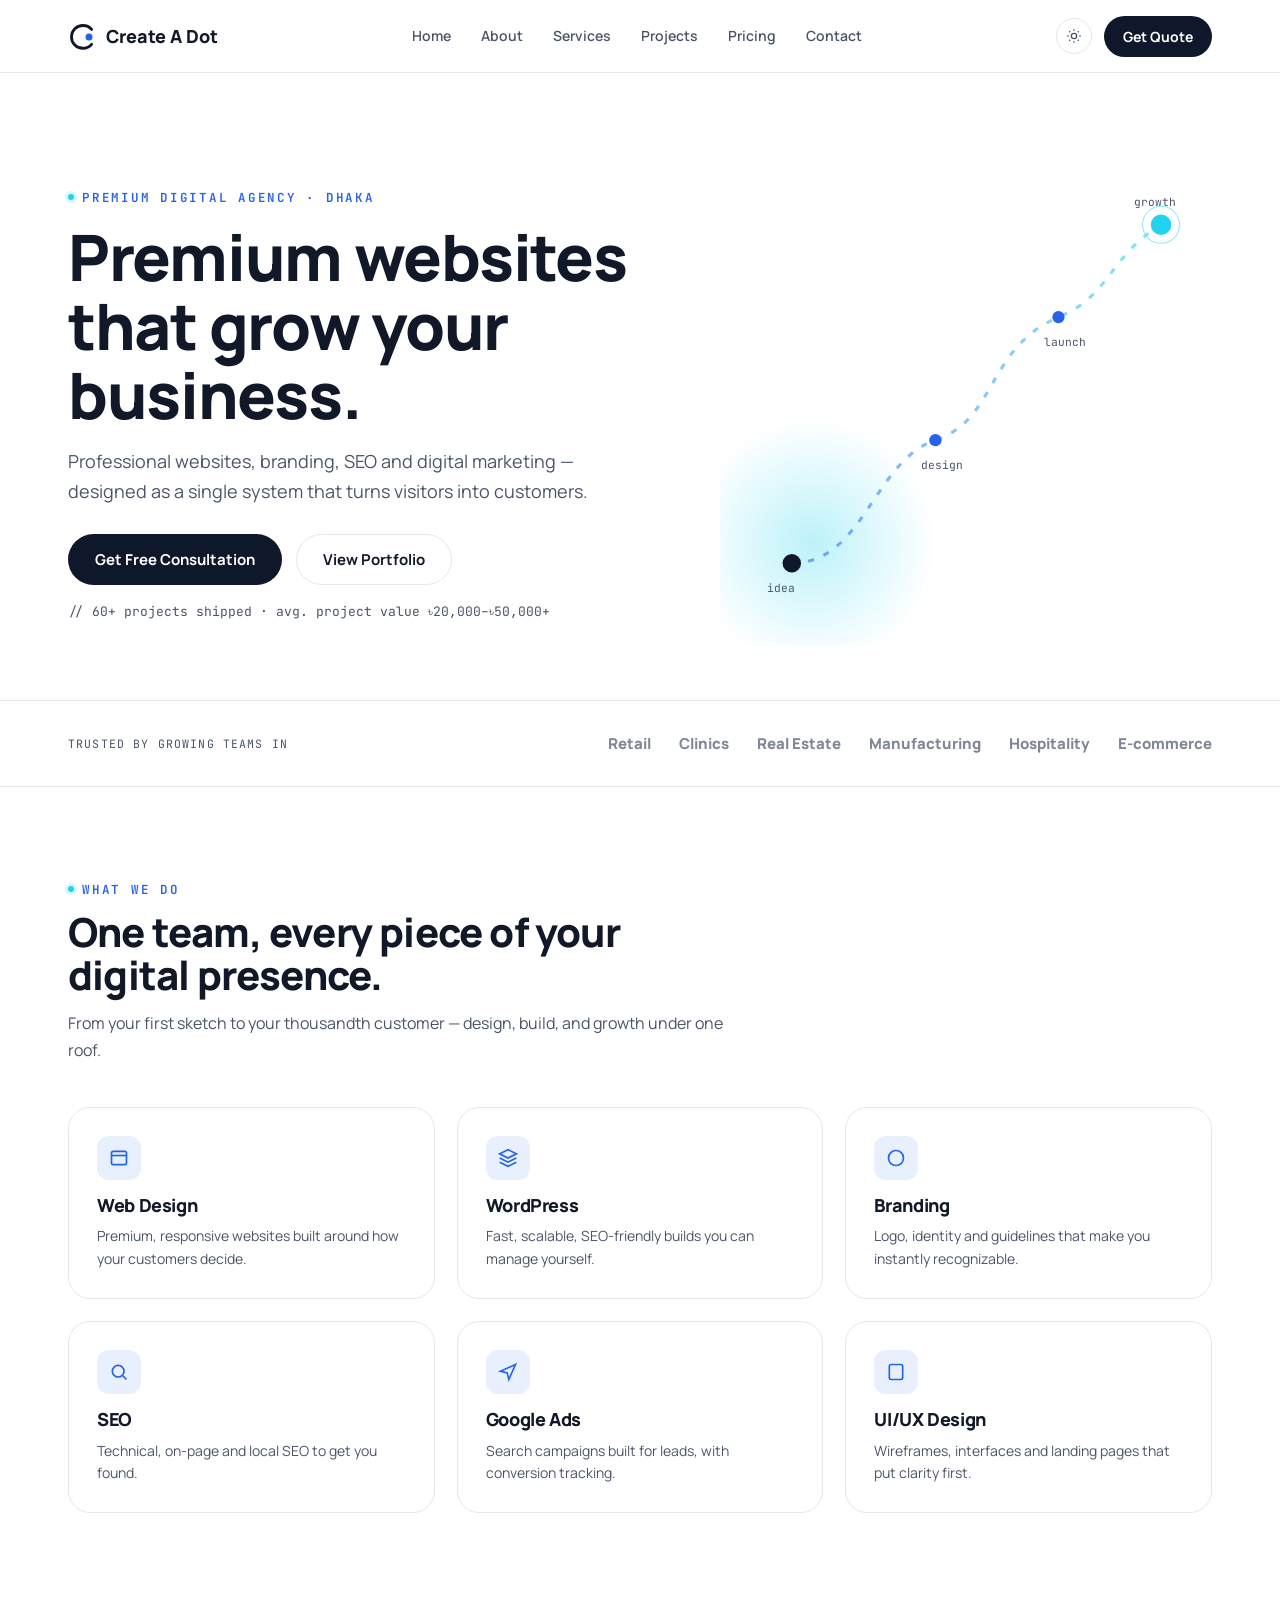
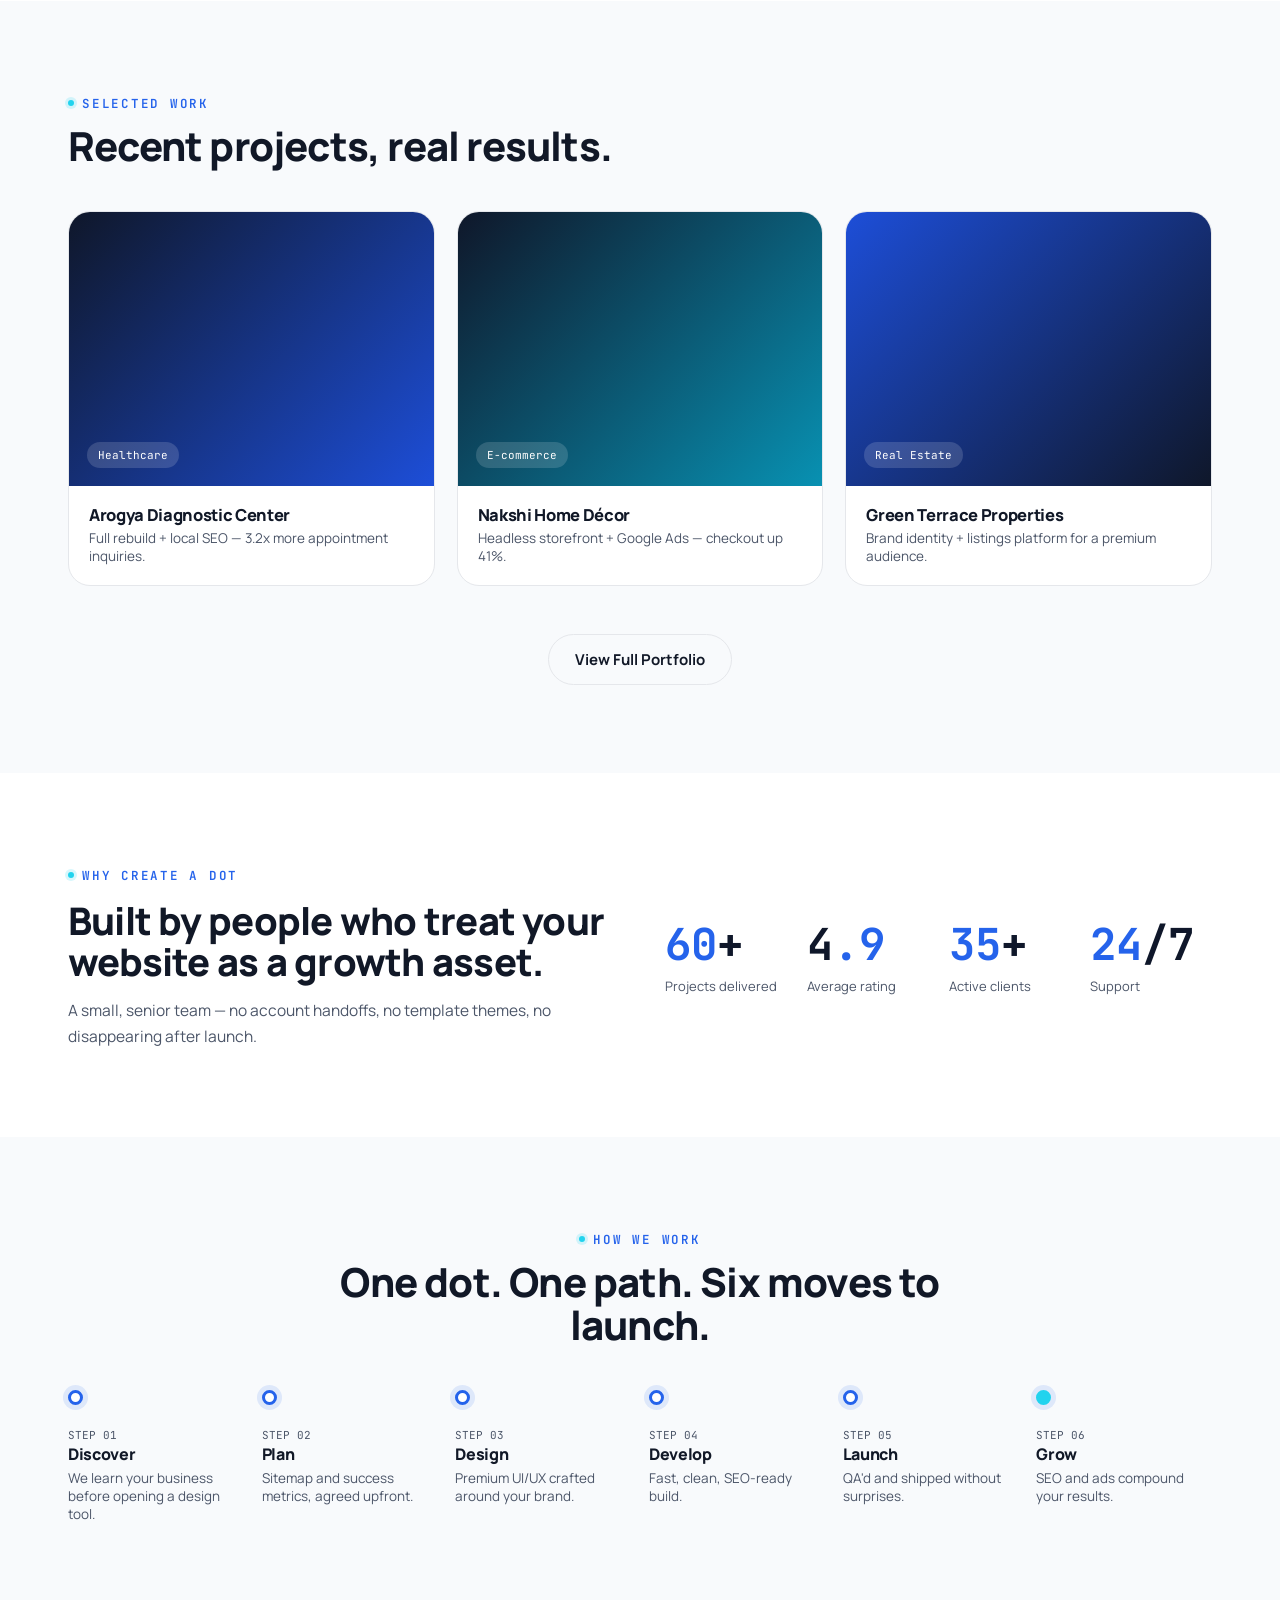
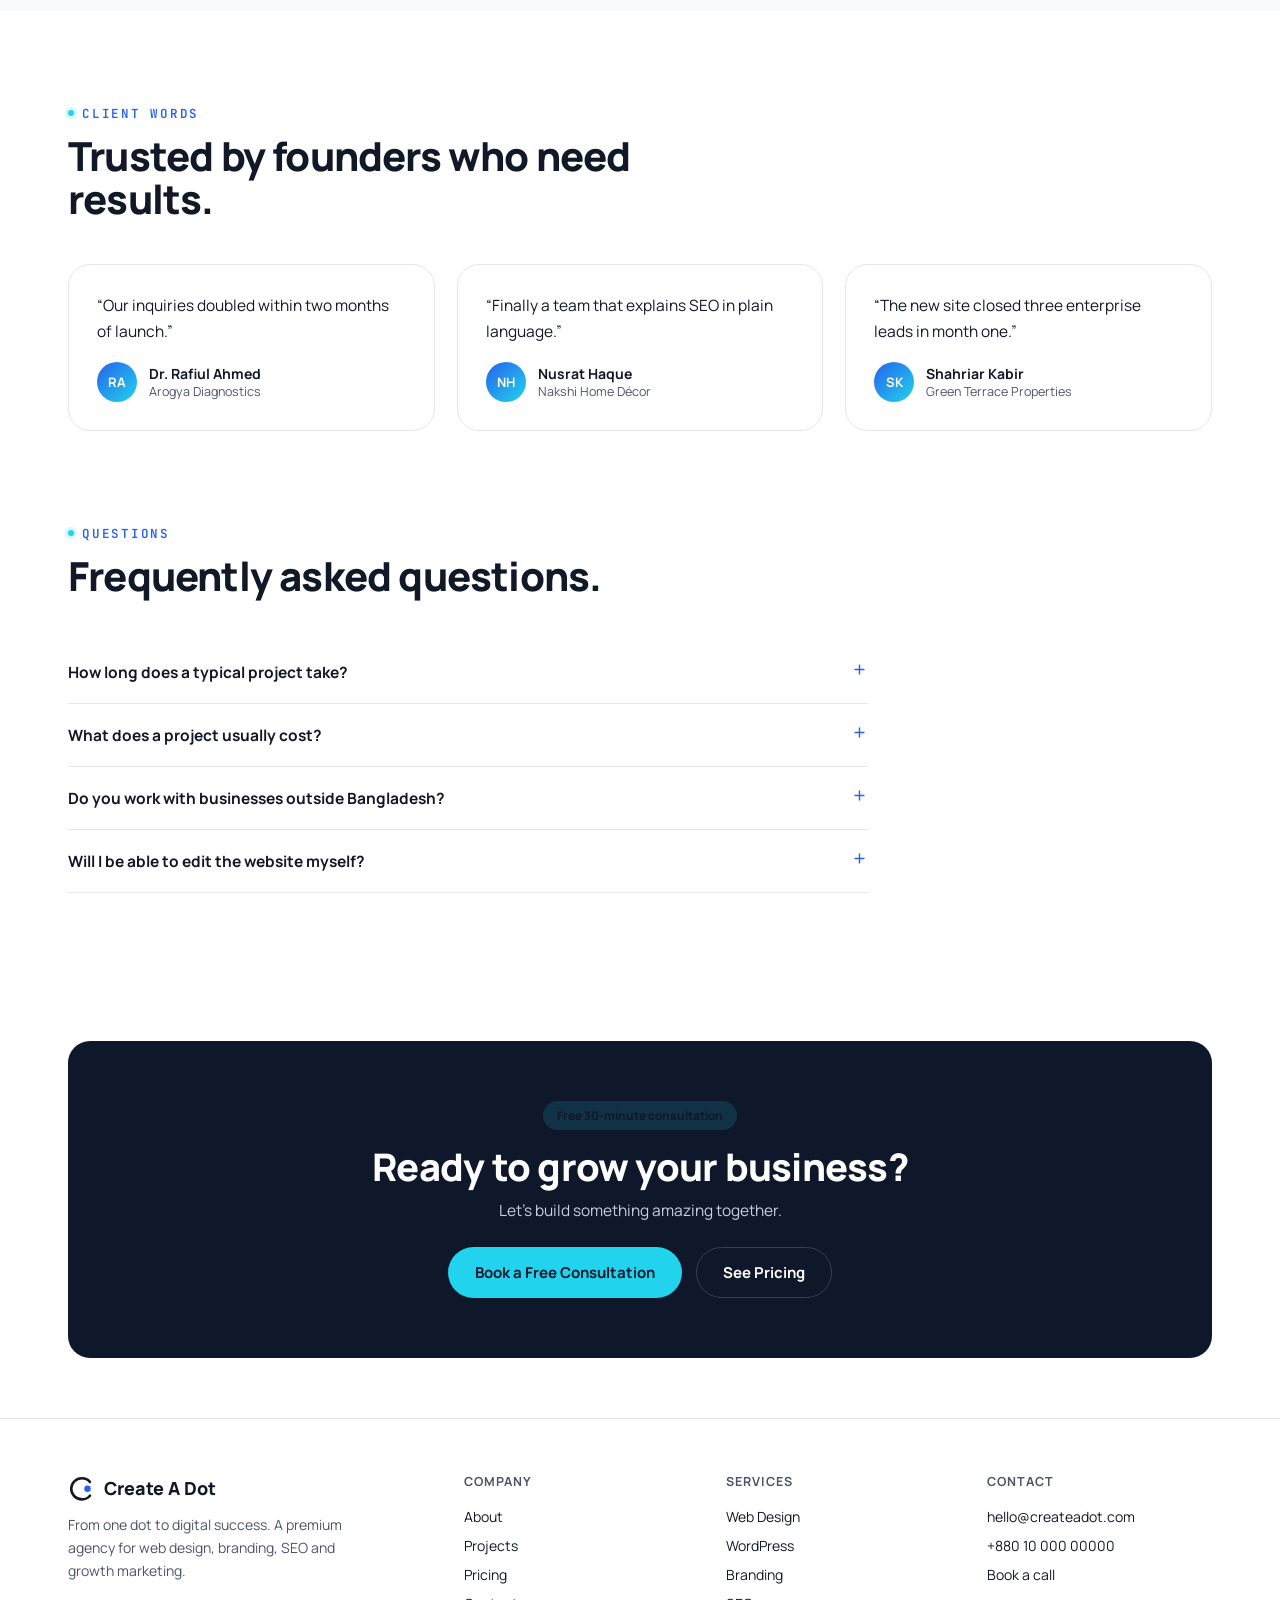
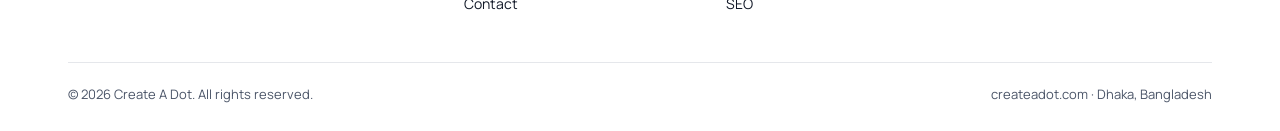
<file: quick-preview.html>
<!DOCTYPE html>
<html lang="en">
<head>
<meta charset="UTF-8">
<title>Create A Dot — From One Dot to Digital Success</title>
<meta name="viewport" content="width=device-width, initial-scale=1.0">
<link rel="preconnect" href="https://fonts.googleapis.com">
<link href="https://fonts.googleapis.com/css2?family=Manrope:wght@400;500;600;700;800&family=JetBrains+Mono:wght@400;500;600;700&display=swap" rel="stylesheet">
<style>
:root{
  --ink:#0F172A; --blue:#2563EB; --blue-2:#1d4ed8; --cyan:#22D3EE;
  --bg:#FFFFFF; --text:#111827; --text-soft:#4b5568;
  --gray-light:#F8FAFC; --border:#E5E7EB;
  --font:'Manrope',sans-serif; --mono:'JetBrains Mono',monospace;
  --radius-lg:22px; --radius-md:14px; --radius-sm:8px;
  --shadow-sm:0 1px 2px rgba(15,23,42,.05); --shadow-md:0 8px 30px rgba(15,23,42,.08); --shadow-lg:0 24px 60px rgba(15,23,42,.14);
  --ease:cubic-bezier(.16,.8,.24,1);
}
html.dark{ --bg:#0B1220; --text:#E7EBF3; --text-soft:#9aa5b8; --gray-light:#0F172A; --border:#1f2b45; }
*,*::before,*::after{ box-sizing:border-box; }
body{ margin:0; font-family:var(--font); background:var(--bg); color:var(--text); transition:background .3s var(--ease), color .3s var(--ease); }
img{ max-width:100%; display:block; }
a{ color:inherit; text-decoration:none; }
ul{ list-style:none; margin:0; padding:0; }
button{ font-family:inherit; cursor:pointer; }
h1,h2,h3,h4{ margin:0; font-weight:800; letter-spacing:-.02em; line-height:1.08; }
p{ margin:0; }
.container{ max-width:1200px; margin:0 auto; padding:0 28px; }
.eyebrow{ font-family:var(--mono); font-size:12.5px; font-weight:600; letter-spacing:.14em; text-transform:uppercase; color:var(--blue); display:inline-flex; align-items:center; gap:8px; }
.eyebrow::before{ content:""; width:6px; height:6px; border-radius:50%; background:var(--cyan); box-shadow:0 0 0 3px rgba(34,211,238,.18); }
.btn{ display:inline-flex; align-items:center; justify-content:center; gap:8px; padding:14px 26px; border-radius:999px; font-weight:700; font-size:15px; border:1px solid transparent; transition:.25s var(--ease); white-space:nowrap; }
.btn-primary{ background:var(--ink); color:#fff; }
html.dark .btn-primary{ background:var(--blue); }
.btn-primary:hover{ transform:translateY(-2px); background:var(--blue); }
.btn-outline{ background:transparent; color:var(--text); border-color:var(--border); }
.btn-outline:hover{ border-color:var(--blue); color:var(--blue); transform:translateY(-2px); }
.btn-cyan{ background:var(--cyan); color:var(--ink); }
.btn-cyan:hover{ transform:translateY(-2px); }
.btn-block{ width:100%; }
.btn-sm{ padding:10px 18px; font-size:14px; }
.navbar{ position:sticky; top:0; z-index:100; backdrop-filter:blur(14px); background:color-mix(in srgb, var(--bg) 78%, transparent); border-bottom:1px solid var(--border); }
.nav-inner{ display:flex; align-items:center; justify-content:space-between; height:72px; }
.brand{ display:flex; align-items:center; gap:10px; font-weight:800; font-size:18px; cursor:pointer; }
.nav-links{ display:flex; align-items:center; gap:30px; }
.nav-links a{ font-size:14px; font-weight:600; color:var(--text-soft); cursor:pointer; padding:6px 0; border-bottom:2px solid transparent; }
.nav-links a:hover, .nav-links a.active{ color:var(--text); }
.nav-links a.active{ border-color:var(--blue); }
.nav-right{ display:flex; align-items:center; gap:12px; }
.theme-toggle{ width:36px; height:36px; border-radius:50%; border:1px solid var(--border); background:transparent; display:flex; align-items:center; justify-content:center; color:var(--text-soft); }
.theme-toggle svg{ width:16px; height:16px; }
.icon-moon{ display:none; } html.dark .icon-sun{ display:none; } html.dark .icon-moon{ display:block; }
.nav-toggle{ display:none; background:none; border:none; width:36px; height:36px; }
.nav-toggle span, .nav-toggle span::before, .nav-toggle span::after{ content:""; display:block; width:18px; height:2px; background:var(--text); position:relative; }
.nav-toggle span::before{ position:absolute; top:-6px; } .nav-toggle span::after{ position:absolute; top:6px; }
@media (max-width:880px){
  .nav-links{ position:fixed; inset:72px 0 auto 0; background:var(--bg); flex-direction:column; align-items:flex-start; padding:20px 28px; gap:16px; border-bottom:1px solid var(--border); transform:translateY(-130%); transition:transform .3s var(--ease); }
  .nav-links.open{ transform:translateY(0); }
  .nav-toggle{ display:block; }
}
.section{ padding:88px 0; }
.section-tight{ padding:60px 0; }
.section-alt{ background:var(--gray-light); }
@media (max-width:880px){ .section{ padding:56px 0; } .section-tight{ padding:40px 0; } }
.section-head{ max-width:660px; margin-bottom:44px; }
.section-head.center{ margin-left:auto; margin-right:auto; text-align:center; }
.section-head h2{ font-size:clamp(28px,4vw,40px); margin-top:12px; }
.section-head p{ margin-top:14px; font-size:16px; color:var(--text-soft); line-height:1.65; }
.hero{ padding:80px 0 50px; }
.hero-grid{ display:grid; grid-template-columns:1.1fr .9fr; gap:50px; align-items:center; }
@media (max-width:960px){ .hero-grid{ grid-template-columns:1fr; } }
.hero h1{ font-size:clamp(34px,5.4vw,64px); }
.hero .lede{ margin-top:18px; font-size:18px; color:var(--text-soft); max-width:520px; line-height:1.65; }
.hero-cta{ margin-top:28px; display:flex; gap:14px; flex-wrap:wrap; }
.hero-note{ margin-top:18px; font-size:13px; color:var(--text-soft); font-family:var(--mono); }
.trust-strip{ padding:32px 0; border-top:1px solid var(--border); border-bottom:1px solid var(--border); }
.trust-inner{ display:flex; align-items:center; gap:30px; flex-wrap:wrap; justify-content:space-between; }
.trust-label{ font-family:var(--mono); font-size:11.5px; letter-spacing:.1em; text-transform:uppercase; color:var(--text-soft); }
.trust-logos{ display:flex; gap:28px; flex-wrap:wrap; opacity:.7; }
.trust-logos span{ font-weight:800; font-size:15px; color:var(--text-soft); }
.grid{ display:grid; gap:22px; }
.grid-2{ grid-template-columns:repeat(2,1fr); }
.grid-3{ grid-template-columns:repeat(3,1fr); }
@media (max-width:960px){ .grid-3{ grid-template-columns:repeat(2,1fr); } }
@media (max-width:620px){ .grid-2,.grid-3{ grid-template-columns:1fr; } }
.card{ background:var(--bg); border:1px solid var(--border); border-radius:var(--radius-lg); padding:28px; transition:.3s var(--ease); }
.card:hover{ transform:translateY(-4px); box-shadow:var(--shadow-md); }
.card-icon{ width:44px; height:44px; border-radius:12px; display:flex; align-items:center; justify-content:center; background:color-mix(in srgb, var(--blue) 10%, transparent); color:var(--blue); margin-bottom:16px; }
.card-icon svg{ width:20px; height:20px; }
.card h3{ font-size:18px; } .card p{ margin-top:10px; font-size:14px; color:var(--text-soft); line-height:1.6; }
.tag{ font-family:var(--mono); font-size:11px; padding:5px 10px; border-radius:999px; background:var(--gray-light); color:var(--text-soft); border:1px solid var(--border); display:inline-block; }
.tag-list{ margin-top:14px; display:flex; flex-wrap:wrap; gap:8px; }
.stats-row{ display:grid; grid-template-columns:repeat(4,1fr); gap:20px; }
@media (max-width:720px){ .stats-row{ grid-template-columns:repeat(2,1fr); } }
.stat .num{ font-family:var(--mono); font-size:clamp(28px,4vw,44px); font-weight:700; color:var(--ink); }
html.dark .stat .num{ color:#fff; }
.stat .num span{ color:var(--blue); }
.stat .label{ margin-top:4px; font-size:13px; color:var(--text-soft); }
.testi-card{ background:var(--bg); border:1px solid var(--border); border-radius:var(--radius-lg); padding:28px; }
.testi-quote{ font-size:15.5px; line-height:1.65; }
.testi-quote::before{ content:"\201C"; } .testi-quote::after{ content:"\201D"; }
.testi-person{ margin-top:18px; display:flex; align-items:center; gap:12px; }
.testi-avatar{ width:40px; height:40px; border-radius:50%; background:linear-gradient(135deg,var(--blue),var(--cyan)); display:flex; align-items:center; justify-content:center; color:#fff; font-weight:700; font-size:13px; }
.testi-name{ font-weight:700; font-size:14px; } .testi-role{ font-size:12.5px; color:var(--text-soft); }
.dotpath-row{ display:grid; grid-template-columns:repeat(6,1fr); gap:18px; }
@media (max-width:960px){ .dotpath-row{ grid-template-columns:repeat(3,1fr); } }
@media (max-width:560px){ .dotpath-row{ grid-template-columns:1fr; } }
.dotpath-step{ position:relative; padding-top:32px; }
.dotpath-dot{ position:absolute; top:0; left:0; width:15px; height:15px; border-radius:50%; background:var(--bg); border:3px solid var(--blue); box-shadow:0 0 0 5px color-mix(in srgb, var(--blue) 12%, transparent); }
.dotpath-step:last-child .dotpath-dot{ background:var(--cyan); border-color:var(--cyan); }
.dotpath-step h3{ font-size:16px; margin-top:2px; } .dotpath-step p{ margin-top:6px; font-size:13.5px; color:var(--text-soft); }
.step-tag{ font-family:var(--mono); font-size:11px; color:var(--text-soft); }
.faq-item{ border-bottom:1px solid var(--border); }
.faq-q{ width:100%; display:flex; justify-content:space-between; gap:16px; padding:20px 0; background:none; border:none; text-align:left; font-size:15.5px; font-weight:700; color:var(--text); }
.faq-q svg{ width:17px; height:17px; flex:none; transition:transform .3s var(--ease); color:var(--blue); }
.faq-item.open .faq-q svg{ transform:rotate(45deg); }
.faq-a{ max-height:0; overflow:hidden; transition:max-height .35s var(--ease); }
.faq-a p{ padding-bottom:20px; color:var(--text-soft); font-size:14px; line-height:1.65; max-width:740px; }
.cta-band{ background:var(--ink); border-radius:var(--radius-lg); padding:60px 44px; text-align:center; position:relative; overflow:hidden; }
.cta-band h2{ color:#fff; font-size:clamp(26px,4vw,38px); }
.cta-band p{ color:#c7d0e0; margin-top:12px; font-size:15.5px; }
.cta-band .hero-cta{ justify-content:center; margin-top:26px; }
footer{ border-top:1px solid var(--border); padding:56px 0 28px; }
.footer-grid{ display:grid; grid-template-columns:1.6fr 1fr 1fr 1fr; gap:36px; }
@media (max-width:880px){ .footer-grid{ grid-template-columns:repeat(2,1fr); } }
@media (max-width:560px){ .footer-grid{ grid-template-columns:1fr; } }
.footer-brand p{ margin-top:12px; color:var(--text-soft); font-size:14px; line-height:1.65; max-width:280px; }
.footer-col h4{ font-size:12.5px; text-transform:uppercase; letter-spacing:.08em; color:var(--text-soft); font-weight:700; margin-bottom:14px; }
.footer-col a{ display:block; padding:5px 0; font-size:14px; color:var(--text); cursor:pointer; }
.footer-col a:hover{ color:var(--blue); }
.footer-bottom{ margin-top:44px; padding-top:22px; border-top:1px solid var(--border); display:flex; justify-content:space-between; flex-wrap:wrap; gap:10px; font-size:13px; color:var(--text-soft); }
.footer-newsletter{ display:flex; gap:8px; margin-top:14px; }
.footer-newsletter input{ flex:1; min-width:0; padding:9px 13px; border-radius:999px; border:1px solid var(--border); background:var(--bg); color:var(--text); font-size:13px; font-family:var(--font); }
.reveal{ opacity:0; transform:translateY(16px); transition:opacity .6s var(--ease), transform .6s var(--ease); }
.reveal.in{ opacity:1; transform:translateY(0); }
.mt-8{margin-top:8px;} .mt-16{margin-top:16px;} .mt-24{margin-top:24px;} .mt-32{margin-top:32px;} .mt-48{margin-top:48px;}
.text-center{ text-align:center; }
.pill{ display:inline-flex; align-items:center; gap:6px; padding:6px 14px; border-radius:999px; background:color-mix(in srgb, var(--cyan) 14%, transparent); color:var(--ink); font-size:12px; font-weight:700; }
html.dark .pill{ color:#fff; }
.page-hero{ padding:60px 0 36px; }
.page-hero h1{ font-size:clamp(30px,5vw,50px); }
.breadcrumb{ font-family:var(--mono); font-size:12px; color:var(--text-soft); margin-bottom:16px; }
.pricing-card{ background:var(--bg); border:1px solid var(--border); border-radius:var(--radius-lg); padding:32px 26px; display:flex; flex-direction:column; position:relative; }
.pricing-card.popular{ border-color:var(--blue); box-shadow:var(--shadow-lg); }
.pricing-badge{ position:absolute; top:-13px; left:26px; background:var(--blue); color:#fff; font-size:11px; font-weight:700; padding:5px 12px; border-radius:999px; font-family:var(--mono); }
.pricing-name{ font-size:19px; font-weight:800; }
.pricing-desc{ margin-top:6px; color:var(--text-soft); font-size:13.5px; }
.pricing-price{ margin-top:18px; font-family:var(--mono); font-size:34px; font-weight:700; }
.pricing-price span{ font-size:13px; color:var(--text-soft); font-weight:500; }
.pricing-features{ margin-top:22px; display:flex; flex-direction:column; gap:10px; flex:1; }
.pricing-features li{ display:flex; gap:9px; font-size:13.5px; align-items:flex-start; }
.pricing-features svg{ width:15px; height:15px; color:var(--blue); flex:none; margin-top:2px; }
.pricing-card .btn{ margin-top:24px; }
.contact-grid{ display:grid; grid-template-columns:1fr 1.1fr; gap:44px; align-items:flex-start; }
@media (max-width:880px){ .contact-grid{ grid-template-columns:1fr; } }
.contact-item{ display:flex; gap:14px; padding:16px 0; border-bottom:1px solid var(--border); }
.contact-item:last-child{ border-bottom:none; }
.contact-item h4{ font-size:14.5px; } .contact-item p, .contact-item a{ font-size:14px; color:var(--text-soft); margin-top:3px; }
.form-card{ background:var(--gray-light); border:1px solid var(--border); border-radius:var(--radius-lg); padding:30px; }
.form-row{ display:grid; grid-template-columns:1fr 1fr; gap:14px; }
@media (max-width:560px){ .form-row{ grid-template-columns:1fr; } }
.field{ margin-bottom:16px; }
.field label{ font-size:13px; font-weight:700; display:block; margin-bottom:7px; }
.field input, .field select, .field textarea{ width:100%; padding:12px 14px; border-radius:var(--radius-sm); border:1px solid var(--border); background:var(--bg); color:var(--text); font-family:var(--font); font-size:14px; }
.map-placeholder{ margin-top:22px; border-radius:var(--radius-lg); border:1px solid var(--border); height:180px; background:linear-gradient(var(--gray-light),var(--gray-light)), repeating-linear-gradient(0deg,transparent,transparent 23px,var(--border) 24px), repeating-linear-gradient(90deg,transparent,transparent 23px,var(--border) 24px); display:flex; align-items:center; justify-content:center; color:var(--text-soft); font-family:var(--mono); font-size:12.5px; }
.filter-row{ display:flex; gap:9px; flex-wrap:wrap; margin-bottom:30px; }
.filter-btn{ padding:8px 16px; border-radius:999px; border:1px solid var(--border); background:transparent; font-size:13px; font-weight:700; color:var(--text-soft); }
.filter-btn.active,.filter-btn:hover{ background:var(--ink); color:#fff; border-color:var(--ink); }
.project-card{ border-radius:var(--radius-lg); overflow:hidden; border:1px solid var(--border); background:var(--bg); }
.project-thumb{ aspect-ratio:4/3; background:linear-gradient(135deg,var(--ink),var(--blue-2)); display:flex; align-items:flex-end; padding:18px; }
.project-thumb .tag{ background:rgba(255,255,255,.15); color:#fff; border-color:transparent; }
.project-body{ padding:20px; } .project-body h3{ font-size:16.5px; } .project-body p{ margin-top:6px; color:var(--text-soft); font-size:13.5px; }
.result-row{ display:flex; gap:16px; margin-top:12px; flex-wrap:wrap; }
.result{ font-family:var(--mono); font-size:11.5px; color:var(--text-soft); }
.result b{ color:var(--blue); font-size:13px; }
.value-row{ display:flex; gap:14px; padding:18px 0; border-bottom:1px solid var(--border); }
.value-row:last-child{ border-bottom:none; }
.value-num{ font-family:var(--mono); font-size:12.5px; color:var(--blue); font-weight:700; padding-top:2px; }
.service-block{ padding:56px 0; border-bottom:1px solid var(--border); }
.service-block:last-of-type{ border-bottom:none; }
.service-inner{ display:grid; grid-template-columns:.9fr 1.1fr; gap:44px; }
@media (max-width:880px){ .service-inner{ grid-template-columns:1fr; } }
.service-inner.reverse .service-media{ order:2; }
.benefit-list{ display:flex; flex-direction:column; gap:12px; margin-top:18px; }
.benefit-list li{ display:flex; gap:9px; font-size:14px; align-items:flex-start; }
.benefit-list svg{ width:16px; height:16px; color:var(--blue); flex:none; margin-top:2px; }
.service-media{ border-radius:var(--radius-lg); border:1px solid var(--border); background:var(--gray-light); display:flex; align-items:center; justify-content:center; min-height:240px; padding:24px; }
.page{ display:none; }
.page.active{ display:block; }
@media (prefers-reduced-motion: reduce){ *{ transition-duration:.001ms !important; } }
</style>
</head>
<body>

<header class="navbar">
  <div class="container nav-inner">
    <div class="brand" onclick="goTo('home')">
      <svg width="28" height="28" viewBox="0 0 32 32" fill="none" aria-hidden="true"><path d="M27 8.5C24.6 5.6 20.9 4 17 4 9.8 4 4 9.8 4 17s5.8 13 13 13c3.9 0 7.6-1.6 10-4.5" stroke="#0F172A" stroke-width="3.2" stroke-linecap="round"/><circle cx="24" cy="17" r="4" fill="#2563EB"/></svg>
      Create A Dot
    </div>
    <nav class="nav-links" id="navLinks">
      <a onclick="goTo('home')" data-page="home">Home</a>
      <a onclick="goTo('about')" data-page="about">About</a>
      <a onclick="goTo('services')" data-page="services">Services</a>
      <a onclick="goTo('projects')" data-page="projects">Projects</a>
      <a onclick="goTo('pricing')" data-page="pricing">Pricing</a>
      <a onclick="goTo('contact')" data-page="contact">Contact</a>
    </nav>
    <div class="nav-right">
      <button class="theme-toggle" id="themeToggle" aria-label="Toggle dark mode">
        <svg class="icon-sun" viewBox="0 0 24 24" fill="none" stroke="currentColor" stroke-width="2"><circle cx="12" cy="12" r="4"/><path d="M12 2v2M12 20v2M4.9 4.9l1.4 1.4M17.7 17.7l1.4 1.4M2 12h2M20 12h2M4.9 19.1l1.4-1.4M17.7 6.3l1.4-1.4"/></svg>
        <svg class="icon-moon" viewBox="0 0 24 24" fill="none" stroke="currentColor" stroke-width="2"><path d="M21 12.8A9 9 0 1111.2 3a7 7 0 009.8 9.8z"/></svg>
      </button>
      <a class="btn btn-primary btn-sm" onclick="goTo('contact')">Get Quote</a>
      <button class="nav-toggle" id="navToggle" aria-label="Menu"><span></span></button>
    </div>
  </div>
</header>

<main>

<!-- ================= HOME ================= -->
<div class="page active" id="page-home">

  <section class="hero">
    <div class="container hero-grid">
      <div class="reveal">
        <span class="eyebrow">Premium Digital Agency · Dhaka</span>
        <h1 class="mt-16">Premium websites that grow your business.</h1>
        <p class="lede">Professional websites, branding, SEO and digital marketing — designed as a single system that turns visitors into customers.</p>
        <div class="hero-cta">
          <a class="btn btn-primary" onclick="goTo('contact')">Get Free Consultation</a>
          <a class="btn btn-outline" onclick="goTo('projects')">View Portfolio</a>
        </div>
        <p class="hero-note">// 60+ projects shipped · avg. project value ৳20,000–৳50,000+</p>
      </div>
      <div class="reveal" aria-hidden="true">
        <svg viewBox="0 0 480 480" width="100%">
          <defs><linearGradient id="pg" x1="0" y1="1" x2="1" y2="0"><stop offset="0%" stop-color="#2563EB"/><stop offset="100%" stop-color="#22D3EE"/></linearGradient>
          <radialGradient id="gl" cx="50%" cy="50%" r="50%"><stop offset="0%" stop-color="#22D3EE" stop-opacity="0.3"/><stop offset="100%" stop-color="#22D3EE" stop-opacity="0"/></radialGradient></defs>
          <circle cx="90" cy="380" r="120" fill="url(#gl)"/>
          <path d="M70 400 C140 400,150 300,210 280 C270 260,260 190,330 160 C380 140,380 100,430 70" fill="none" stroke="url(#pg)" stroke-width="3" stroke-dasharray="6 10" opacity="0.55"/>
          <circle cx="70" cy="400" r="9" fill="#0F172A"/><circle cx="210" cy="280" r="6" fill="#2563EB"/><circle cx="330" cy="160" r="6" fill="#2563EB"/>
          <circle cx="430" cy="70" r="10" fill="#22D3EE"/><circle cx="430" cy="70" r="18" fill="none" stroke="#22D3EE" opacity="0.5"/>
          <g font-family="JetBrains Mono, monospace" font-size="11" fill="#4b5568"><text x="46" y="428">idea</text><text x="196" y="308">design</text><text x="316" y="188">launch</text><text x="404" y="52">growth</text></g>
        </svg>
      </div>
    </div>
  </section>

  <section class="trust-strip"><div class="container trust-inner">
    <span class="trust-label">Trusted by growing teams in</span>
    <div class="trust-logos"><span>Retail</span><span>Clinics</span><span>Real Estate</span><span>Manufacturing</span><span>Hospitality</span><span>E-commerce</span></div>
  </div></section>

  <section class="section">
    <div class="container">
      <div class="section-head reveal"><span class="eyebrow">What we do</span><h2>One team, every piece of your digital presence.</h2><p>From your first sketch to your thousandth customer — design, build, and growth under one roof.</p></div>
      <div class="grid grid-3">
        <div class="card reveal"><div class="card-icon"><svg viewBox="0 0 24 24" fill="none" stroke="currentColor" stroke-width="2"><rect x="3" y="4" width="18" height="16" rx="2"/><path d="M3 9h18"/></svg></div><h3>Web Design</h3><p>Premium, responsive websites built around how your customers decide.</p></div>
        <div class="card reveal"><div class="card-icon"><svg viewBox="0 0 24 24" fill="none" stroke="currentColor" stroke-width="2"><path d="M12 2L2 7l10 5 10-5-10-5zM2 17l10 5 10-5M2 12l10 5 10-5"/></svg></div><h3>WordPress</h3><p>Fast, scalable, SEO-friendly builds you can manage yourself.</p></div>
        <div class="card reveal"><div class="card-icon"><svg viewBox="0 0 24 24" fill="none" stroke="currentColor" stroke-width="2"><circle cx="12" cy="12" r="9"/></svg></div><h3>Branding</h3><p>Logo, identity and guidelines that make you instantly recognizable.</p></div>
        <div class="card reveal"><div class="card-icon"><svg viewBox="0 0 24 24" fill="none" stroke="currentColor" stroke-width="2"><circle cx="11" cy="11" r="7"/><path d="M21 21l-4.3-4.3"/></svg></div><h3>SEO</h3><p>Technical, on-page and local SEO to get you found.</p></div>
        <div class="card reveal"><div class="card-icon"><svg viewBox="0 0 24 24" fill="none" stroke="currentColor" stroke-width="2"><path d="M3 11l18-8-8 18-2-8-8-2z"/></svg></div><h3>Google Ads</h3><p>Search campaigns built for leads, with conversion tracking.</p></div>
        <div class="card reveal"><div class="card-icon"><svg viewBox="0 0 24 24" fill="none" stroke="currentColor" stroke-width="2"><rect x="4" y="3" width="16" height="18" rx="2"/></svg></div><h3>UI/UX Design</h3><p>Wireframes, interfaces and landing pages that put clarity first.</p></div>
      </div>
    </div>
  </section>

  <section class="section section-alt">
    <div class="container">
      <div class="section-head reveal"><span class="eyebrow">Selected work</span><h2>Recent projects, real results.</h2></div>
      <div class="grid grid-3">
        <div class="project-card reveal" onclick="goTo('projects')" style="cursor:pointer;"><div class="project-thumb"><span class="tag">Healthcare</span></div><div class="project-body"><h3>Arogya Diagnostic Center</h3><p>Full rebuild + local SEO — 3.2x more appointment inquiries.</p></div></div>
        <div class="project-card reveal" onclick="goTo('projects')" style="cursor:pointer;"><div class="project-thumb" style="background:linear-gradient(135deg,#0F172A,#0891b2)"><span class="tag">E-commerce</span></div><div class="project-body"><h3>Nakshi Home Décor</h3><p>Headless storefront + Google Ads — checkout up 41%.</p></div></div>
        <div class="project-card reveal" onclick="goTo('projects')" style="cursor:pointer;"><div class="project-thumb" style="background:linear-gradient(135deg,#1d4ed8,#0F172A)"><span class="tag">Real Estate</span></div><div class="project-body"><h3>Green Terrace Properties</h3><p>Brand identity + listings platform for a premium audience.</p></div></div>
      </div>
      <div class="text-center mt-48 reveal"><a class="btn btn-outline" onclick="goTo('projects')">View Full Portfolio</a></div>
    </div>
  </section>

  <section class="section">
    <div class="container">
      <div class="grid grid-2" style="align-items:center; gap:50px;">
        <div class="reveal"><span class="eyebrow">Why Create A Dot</span><h2 class="mt-16" style="font-size:clamp(26px,4vw,38px);">Built by people who treat your website as a growth asset.</h2><p class="mt-16" style="color:var(--text-soft); font-size:15.5px; line-height:1.65;">A small, senior team — no account handoffs, no template themes, no disappearing after launch.</p></div>
        <div class="stats-row reveal">
          <div class="stat"><div class="num"><span>60</span>+</div><div class="label">Projects delivered</div></div>
          <div class="stat"><div class="num">4<span>.9</span></div><div class="label">Average rating</div></div>
          <div class="stat"><div class="num"><span>35</span>+</div><div class="label">Active clients</div></div>
          <div class="stat"><div class="num"><span>24</span>/7</div><div class="label">Support</div></div>
        </div>
      </div>
    </div>
  </section>

  <section class="section section-alt">
    <div class="container">
      <div class="section-head center reveal"><span class="eyebrow">How we work</span><h2>One dot. One path. Six moves to launch.</h2></div>
      <div class="reveal"><div class="dotpath-row">
        <div class="dotpath-step"><span class="dotpath-dot"></span><span class="step-tag">STEP 01</span><h3>Discover</h3><p>We learn your business before opening a design tool.</p></div>
        <div class="dotpath-step"><span class="dotpath-dot"></span><span class="step-tag">STEP 02</span><h3>Plan</h3><p>Sitemap and success metrics, agreed upfront.</p></div>
        <div class="dotpath-step"><span class="dotpath-dot"></span><span class="step-tag">STEP 03</span><h3>Design</h3><p>Premium UI/UX crafted around your brand.</p></div>
        <div class="dotpath-step"><span class="dotpath-dot"></span><span class="step-tag">STEP 04</span><h3>Develop</h3><p>Fast, clean, SEO-ready build.</p></div>
        <div class="dotpath-step"><span class="dotpath-dot"></span><span class="step-tag">STEP 05</span><h3>Launch</h3><p>QA'd and shipped without surprises.</p></div>
        <div class="dotpath-step"><span class="dotpath-dot"></span><span class="step-tag">STEP 06</span><h3>Grow</h3><p>SEO and ads compound your results.</p></div>
      </div></div>
    </div>
  </section>

  <section class="section">
    <div class="container">
      <div class="section-head reveal"><span class="eyebrow">Client words</span><h2>Trusted by founders who need results.</h2></div>
      <div class="grid grid-3">
        <div class="testi-card reveal"><p class="testi-quote">Our inquiries doubled within two months of launch.</p><div class="testi-person"><div class="testi-avatar">RA</div><div><div class="testi-name">Dr. Rafiul Ahmed</div><div class="testi-role">Arogya Diagnostics</div></div></div></div>
        <div class="testi-card reveal"><p class="testi-quote">Finally a team that explains SEO in plain language.</p><div class="testi-person"><div class="testi-avatar">NH</div><div><div class="testi-name">Nusrat Haque</div><div class="testi-role">Nakshi Home Décor</div></div></div></div>
        <div class="testi-card reveal"><p class="testi-quote">The new site closed three enterprise leads in month one.</p><div class="testi-person"><div class="testi-avatar">SK</div><div><div class="testi-name">Shahriar Kabir</div><div class="testi-role">Green Terrace Properties</div></div></div></div>
      </div>
    </div>
  </section>

  <section class="section" style="padding-top:0;">
    <div class="container">
      <div class="section-head reveal"><span class="eyebrow">Questions</span><h2>Frequently asked questions.</h2></div>
      <div class="reveal" style="max-width:800px;">
        <div class="faq-item"><button class="faq-q" onclick="toggleFaq(this)">How long does a typical project take?<svg viewBox="0 0 24 24" fill="none" stroke="currentColor" stroke-width="2"><path d="M12 5v14M5 12h14"/></svg></button><div class="faq-a"><p>Most business websites launch in 3–5 weeks. Branding-only projects take 2–3 weeks; larger builds run 6–10 weeks.</p></div></div>
        <div class="faq-item"><button class="faq-q" onclick="toggleFaq(this)">What does a project usually cost?<svg viewBox="0 0 24 24" fill="none" stroke="currentColor" stroke-width="2"><path d="M12 5v14M5 12h14"/></svg></button><div class="faq-a"><p>Most engagements fall between ৳20,000 and ৳50,000+, depending on scope. See our Pricing page for details.</p></div></div>
        <div class="faq-item"><button class="faq-q" onclick="toggleFaq(this)">Do you work with businesses outside Bangladesh?<svg viewBox="0 0 24 24" fill="none" stroke="currentColor" stroke-width="2"><path d="M12 5v14M5 12h14"/></svg></button><div class="faq-a"><p>Yes — a growing share of clients are international, looking for premium WordPress and branding work.</p></div></div>
        <div class="faq-item"><button class="faq-q" onclick="toggleFaq(this)">Will I be able to edit the website myself?<svg viewBox="0 0 24 24" fill="none" stroke="currentColor" stroke-width="2"><path d="M12 5v14M5 12h14"/></svg></button><div class="faq-a"><p>Yes — we build so your team can update text, images and blog posts without calling us for every change.</p></div></div>
      </div>
    </div>
  </section>

  <section class="section-tight">
    <div class="container">
      <div class="cta-band reveal">
        <span class="pill">Free 30-minute consultation</span>
        <h2 class="mt-16">Ready to grow your business?</h2>
        <p>Let's build something amazing together.</p>
        <div class="hero-cta"><a class="btn btn-cyan" onclick="goTo('contact')">Book a Free Consultation</a><a class="btn btn-outline" style="border-color:#334155; color:#fff;" onclick="goTo('pricing')">See Pricing</a></div>
      </div>
    </div>
  </section>

</div>

<!-- ================= ABOUT ================= -->
<div class="page" id="page-about">
  <section class="page-hero"><div class="container">
    <div class="breadcrumb reveal">Home / About</div>
    <span class="eyebrow reveal">Our story</span>
    <h1 class="mt-16 reveal">Every great business starts with a single dot.</h1>
    <p class="lede reveal" style="max-width:640px;">That dot represents an idea. We turn that first idea into websites, brands and digital experiences that help businesses grow.</p>
  </div></section>
  <section class="section"><div class="container">
    <div class="grid grid-2" style="gap:36px;">
      <div class="card reveal"><span class="eyebrow">Mission</span><h3 class="mt-16" style="font-size:21px;">Help businesses establish a strong online presence</h3><p class="mt-16">Through premium design, high-performance websites, branding, SEO and digital marketing.</p></div>
      <div class="card reveal"><span class="eyebrow">Vision</span><h3 class="mt-16" style="font-size:21px;">Bangladesh's leading premium digital agency</h3><p class="mt-16">Serving ambitious clients in Bangladesh and around the world.</p></div>
    </div>
  </div></section>
  <section class="section section-alt"><div class="container">
    <div class="section-head reveal"><span class="eyebrow">What we believe</span><h2>Our values.</h2></div>
    <div class="reveal">
      <div class="value-row"><span class="value-num">01</span><div><h4 style="margin:0; font-size:15.5px;">Premium, not decorative</h4><p style="margin-top:5px; color:var(--text-soft); font-size:14px;">Every visual decision earns its place.</p></div></div>
      <div class="value-row"><span class="value-num">02</span><div><h4 style="margin:0; font-size:15.5px;">Built to convert</h4><p style="margin-top:5px; color:var(--text-soft); font-size:14px;">A beautiful site that doesn't generate inquiries has failed its brief.</p></div></div>
      <div class="value-row"><span class="value-num">03</span><div><h4 style="margin:0; font-size:15.5px;">Transparent by default</h4><p style="margin-top:5px; color:var(--text-soft); font-size:14px;">Clear timelines, clear pricing, clear reporting.</p></div></div>
      <div class="value-row"><span class="value-num">04</span><div><h4 style="margin:0; font-size:15.5px;">Long-term partners</h4><p style="margin-top:5px; color:var(--text-soft); font-size:14px;">We stick around after launch.</p></div></div>
    </div>
  </div></section>
  <section class="section"><div class="container">
    <div class="section-head center reveal"><span class="eyebrow">How we work</span><h2>Our process.</h2></div>
    <div class="reveal"><div class="dotpath-row">
      <div class="dotpath-step"><span class="dotpath-dot"></span><span class="step-tag">01</span><h3>Discover</h3><p>Understand your business first.</p></div>
      <div class="dotpath-step"><span class="dotpath-dot"></span><span class="step-tag">02</span><h3>Plan</h3><p>Agree the sitemap and metrics.</p></div>
      <div class="dotpath-step"><span class="dotpath-dot"></span><span class="step-tag">03</span><h3>Design</h3><p>Premium UI/UX for your brand.</p></div>
      <div class="dotpath-step"><span class="dotpath-dot"></span><span class="step-tag">04</span><h3>Develop</h3><p>Clean, fast, SEO-ready code.</p></div>
      <div class="dotpath-step"><span class="dotpath-dot"></span><span class="step-tag">05</span><h3>Launch</h3><p>Tested and shipped with confidence.</p></div>
      <div class="dotpath-step"><span class="dotpath-dot"></span><span class="step-tag">06</span><h3>Grow</h3><p>SEO and ads compound results.</p></div>
    </div></div>
  </div></section>
  <section class="section-tight section-alt"><div class="container">
    <div class="cta-band reveal"><h2>Let's build something amazing together.</h2><p>Tell us about your business — we'll tell you how we'd approach it.</p><div class="hero-cta"><a class="btn btn-cyan" onclick="goTo('contact')">Start Your Project</a></div></div>
  </div></section>
</div>

<!-- ================= SERVICES ================= -->
<div class="page" id="page-services">
  <section class="page-hero"><div class="container">
    <div class="breadcrumb reveal">Home / Services</div>
    <span class="eyebrow reveal">What we offer</span>
    <h1 class="mt-16 reveal">Everything your digital presence needs.</h1>
  </div></section>

  <section class="service-block"><div class="container service-inner">
    <div class="reveal"><span class="eyebrow">01 · Web Design</span><h2 class="mt-16" style="font-size:28px;">Premium responsive websites.</h2><p class="mt-16" style="color:var(--text-soft);">Designed from a blank canvas around your brand and your customer's decision path.</p>
      <ul class="benefit-list"><li><svg viewBox="0 0 24 24" fill="none" stroke="currentColor" stroke-width="2.5"><path d="M20 6L9 17l-5-5"/></svg>Custom UI, not a theme</li><li><svg viewBox="0 0 24 24" fill="none" stroke="currentColor" stroke-width="2.5"><path d="M20 6L9 17l-5-5"/></svg>Mobile-first and responsive</li><li><svg viewBox="0 0 24 24" fill="none" stroke="currentColor" stroke-width="2.5"><path d="M20 6L9 17l-5-5"/></svg>Conversion-focused layout</li></ul>
      <div class="tag-list"><span class="tag">Figma</span><span class="tag">Next.js</span><span class="tag">Tailwind</span></div>
    </div>
    <div class="service-media reveal"><svg viewBox="0 0 300 220" width="100%"><rect x="10" y="10" width="280" height="200" rx="14" fill="#fff" stroke="#E5E7EB" stroke-width="2"/><rect x="10" y="10" width="280" height="34" rx="14" fill="#0F172A"/><rect x="30" y="60" width="140" height="14" rx="4" fill="#0F172A"/><rect x="30" y="84" width="200" height="8" rx="4" fill="#E5E7EB"/><rect x="30" y="126" width="90" height="30" rx="8" fill="#2563EB"/></svg></div>
  </div></section>

  <section class="service-block"><div class="container service-inner reverse">
    <div class="service-media reveal"><svg viewBox="0 0 300 220" width="100%"><circle cx="150" cy="110" r="70" fill="none" stroke="#2563EB" stroke-width="3"/><circle cx="150" cy="110" r="14" fill="#22D3EE"/></svg></div>
    <div class="reveal"><span class="eyebrow">02 · WordPress Development</span><h2 class="mt-16" style="font-size:28px;">Fast, scalable, SEO-friendly WordPress.</h2><p class="mt-16" style="color:var(--text-soft);">For when you need a platform your team can manage independently.</p>
      <ul class="benefit-list"><li><svg viewBox="0 0 24 24" fill="none" stroke="currentColor" stroke-width="2.5"><path d="M20 6L9 17l-5-5"/></svg>Rank Math SEO configured properly</li><li><svg viewBox="0 0 24 24" fill="none" stroke="currentColor" stroke-width="2.5"><path d="M20 6L9 17l-5-5"/></svg>Editable page-builder architecture</li><li><svg viewBox="0 0 24 24" fill="none" stroke="currentColor" stroke-width="2.5"><path d="M20 6L9 17l-5-5"/></svg>Optimized for Core Web Vitals</li></ul>
      <div class="tag-list"><span class="tag">WordPress</span><span class="tag">Kubio</span><span class="tag">Rank Math</span></div>
    </div>
  </div></section>

  <section class="service-block"><div class="container service-inner">
    <div class="reveal"><span class="eyebrow">03 · Branding</span><h2 class="mt-16" style="font-size:28px;">Identity that makes you recognizable.</h2><p class="mt-16" style="color:var(--text-soft);">Logo, visual identity and brand guidelines that work everywhere.</p>
      <ul class="benefit-list"><li><svg viewBox="0 0 24 24" fill="none" stroke="currentColor" stroke-width="2.5"><path d="M20 6L9 17l-5-5"/></svg>Primary, secondary and icon marks</li><li><svg viewBox="0 0 24 24" fill="none" stroke="currentColor" stroke-width="2.5"><path d="M20 6L9 17l-5-5"/></svg>Full brand guideline document</li><li><svg viewBox="0 0 24 24" fill="none" stroke="currentColor" stroke-width="2.5"><path d="M20 6L9 17l-5-5"/></svg>Color, type and imagery rules</li></ul>
      <div class="tag-list"><span class="tag">Identity</span><span class="tag">Guidelines</span></div>
    </div>
    <div class="service-media reveal"><svg viewBox="0 0 300 220" width="100%"><circle cx="110" cy="110" r="46" fill="#0F172A"/><circle cx="180" cy="110" r="46" fill="none" stroke="#2563EB" stroke-width="3"/><circle cx="150" cy="150" r="20" fill="#22D3EE"/></svg></div>
  </div></section>

  <section class="service-block"><div class="container service-inner reverse">
    <div class="service-media reveal"><svg viewBox="0 0 300 220" width="100%"><circle cx="130" cy="100" r="55" fill="none" stroke="#2563EB" stroke-width="8"/><line x1="172" y1="142" x2="220" y2="190" stroke="#0F172A" stroke-width="10" stroke-linecap="round"/></svg></div>
    <div class="reveal"><span class="eyebrow">04 · SEO</span><h2 class="mt-16" style="font-size:28px;">Get found by customers searching for you.</h2><p class="mt-16" style="color:var(--text-soft);">Technical, on-page and local SEO that fixes what's actually holding rankings back.</p>
      <ul class="benefit-list"><li><svg viewBox="0 0 24 24" fill="none" stroke="currentColor" stroke-width="2.5"><path d="M20 6L9 17l-5-5"/></svg>Technical SEO audit and fixes</li><li><svg viewBox="0 0 24 24" fill="none" stroke="currentColor" stroke-width="2.5"><path d="M20 6L9 17l-5-5"/></svg>On-page optimization</li><li><svg viewBox="0 0 24 24" fill="none" stroke="currentColor" stroke-width="2.5"><path d="M20 6L9 17l-5-5"/></svg>Local SEO + Google Business Profile</li></ul>
      <div class="tag-list"><span class="tag">Rank Math</span><span class="tag">Local SEO</span></div>
    </div>
  </div></section>

  <section class="service-block"><div class="container service-inner">
    <div class="reveal"><span class="eyebrow">05 · Google Ads</span><h2 class="mt-16" style="font-size:28px;">Lead generation, not just clicks.</h2><p class="mt-16" style="color:var(--text-soft);">Search campaigns built around conversion tracking from day one.</p>
      <ul class="benefit-list"><li><svg viewBox="0 0 24 24" fill="none" stroke="currentColor" stroke-width="2.5"><path d="M20 6L9 17l-5-5"/></svg>High-intent keyword targeting</li><li><svg viewBox="0 0 24 24" fill="none" stroke="currentColor" stroke-width="2.5"><path d="M20 6L9 17l-5-5"/></svg>Conversion tracking wired in</li><li><svg viewBox="0 0 24 24" fill="none" stroke="currentColor" stroke-width="2.5"><path d="M20 6L9 17l-5-5"/></svg>Ongoing optimization</li></ul>
      <div class="tag-list"><span class="tag">Google Ads</span><span class="tag">GTM</span></div>
    </div>
    <div class="service-media reveal"><svg viewBox="0 0 300 220" width="100%"><polyline points="30,180 90,140 150,150 210,90 270,50" fill="none" stroke="#2563EB" stroke-width="4"/><circle cx="270" cy="50" r="9" fill="#22D3EE"/></svg></div>
  </div></section>

  <section class="section-tight section-alt"><div class="container">
    <div class="cta-band reveal"><h2>Not sure which services you need?</h2><p>Tell us your goals on a free call.</p><div class="hero-cta"><a class="btn btn-cyan" onclick="goTo('contact')">Request a Quote</a></div></div>
  </div></section>
</div>

<!-- ================= PROJECTS ================= -->
<div class="page" id="page-projects">
  <section class="page-hero"><div class="container">
    <div class="breadcrumb reveal">Home / Projects</div>
    <span class="eyebrow reveal">Portfolio</span>
    <h1 class="mt-16 reveal">Real projects. Real, measurable results.</h1>
  </div></section>
  <section class="section-tight"><div class="container">
    <div class="filter-row reveal">
      <button class="filter-btn active" onclick="filterProjects(this,'all')">All Projects</button>
      <button class="filter-btn" onclick="filterProjects(this,'web-design')">Web Design</button>
      <button class="filter-btn" onclick="filterProjects(this,'branding')">Branding</button>
      <button class="filter-btn" onclick="filterProjects(this,'ecommerce')">E-commerce</button>
      <button class="filter-btn" onclick="filterProjects(this,'healthcare')">Healthcare</button>
      <button class="filter-btn" onclick="filterProjects(this,'real-estate')">Real Estate</button>
    </div>
    <div class="grid grid-3" id="projectGrid">
      <div class="project-card reveal" data-cat="healthcare"><div class="project-thumb"><span class="tag">Healthcare</span></div><div class="project-body"><h3>Arogya Diagnostic Center</h3><p>Full rebuild + local SEO for a diagnostic clinic.</p><div class="result-row"><span class="result">Inquiries <b>+220%</b></span><span class="result">Rankings <b>Page 1</b></span></div></div></div>
      <div class="project-card reveal" data-cat="ecommerce"><div class="project-thumb" style="background:linear-gradient(135deg,#0F172A,#0891b2)"><span class="tag">E-commerce</span></div><div class="project-body"><h3>Nakshi Home Décor</h3><p>Headless storefront + Google Ads campaign.</p><div class="result-row"><span class="result">CVR <b>+41%</b></span><span class="result">CPA <b>-28%</b></span></div></div></div>
      <div class="project-card reveal" data-cat="real-estate"><div class="project-thumb" style="background:linear-gradient(135deg,#1d4ed8,#0F172A)"><span class="tag">Real Estate</span></div><div class="project-body"><h3>Green Terrace Properties</h3><p>Full brand identity + listings platform.</p><div class="result-row"><span class="result">Leads/mo <b>+65</b></span></div></div></div>
      <div class="project-card reveal" data-cat="web-design"><div class="project-thumb" style="background:linear-gradient(135deg,#0F172A,#2563EB)"><span class="tag">Corporate</span></div><div class="project-body"><h3>Meridian Manufacturing Co.</h3><p>Corporate redesign + technical SEO overhaul.</p><div class="result-row"><span class="result">Indexed <b>0→140</b></span><span class="result">Traffic <b>+180%</b></span></div></div></div>
      <div class="project-card reveal" data-cat="branding"><div class="project-thumb" style="background:linear-gradient(135deg,#22D3EE,#0F172A)"><span class="tag">F&amp;B</span></div><div class="project-body"><h3>Cardamom &amp; Co. Café</h3><p>Full brand identity and packaging system.</p><div class="result-row"><span class="result">Locations <b>3</b></span></div></div></div>
      <div class="project-card reveal" data-cat="healthcare"><div class="project-thumb" style="background:linear-gradient(135deg,#2563EB,#22D3EE)"><span class="tag">Healthcare</span></div><div class="project-body"><h3>SmileCare Dental</h3><p>Search ads and conversion tracking setup.</p><div class="result-row"><span class="result">Bookings <b>+90/mo</b></span></div></div></div>
      <div class="project-card reveal" data-cat="ecommerce"><div class="project-thumb" style="background:linear-gradient(135deg,#0F172A,#1d4ed8)"><span class="tag">Retail</span></div><div class="project-body"><h3>Bindu Fashion House</h3><p>WooCommerce migration + performance work.</p><div class="result-row"><span class="result">Load time <b>-77%</b></span></div></div></div>
      <div class="project-card reveal" data-cat="real-estate"><div class="project-thumb" style="background:linear-gradient(135deg,#334155,#0F172A)"><span class="tag">Real Estate</span></div><div class="project-body"><h3>Horizon Realty Group</h3><p>Ongoing maintenance and SEO retainer.</p><div class="result-row"><span class="result">Uptime <b>99.98%</b></span></div></div></div>
    </div>
  </div></section>
  <section class="section-tight section-alt"><div class="container">
    <div class="cta-band reveal"><h2>Want results like these?</h2><p>Let's talk about your project.</p><div class="hero-cta"><a class="btn btn-cyan" onclick="goTo('contact')">Book a Free Consultation</a></div></div>
  </div></section>
</div>

<!-- ================= PRICING ================= -->
<div class="page" id="page-pricing">
  <section class="page-hero"><div class="container">
    <div class="breadcrumb reveal">Home / Pricing</div>
    <span class="eyebrow reveal">Investment</span>
    <h1 class="mt-16 reveal">Simple packages, transparent pricing.</h1>
  </div></section>
  <section class="section-tight"><div class="container">
    <div class="grid grid-3">
      <div class="pricing-card reveal"><div class="pricing-name">Starter</div><p class="pricing-desc">A focused website for a small business that needs credibility, fast.</p><div class="pricing-price">৳20,000<span>+ / project</span></div>
        <ul class="pricing-features"><li><svg viewBox="0 0 24 24" fill="none" stroke="currentColor" stroke-width="2.5"><path d="M20 6L9 17l-5-5"/></svg>Up to 5 pages</li><li><svg viewBox="0 0 24 24" fill="none" stroke="currentColor" stroke-width="2.5"><path d="M20 6L9 17l-5-5"/></svg>Mobile-responsive design</li><li><svg viewBox="0 0 24 24" fill="none" stroke="currentColor" stroke-width="2.5"><path d="M20 6L9 17l-5-5"/></svg>Basic on-page SEO</li><li><svg viewBox="0 0 24 24" fill="none" stroke="currentColor" stroke-width="2.5"><path d="M20 6L9 17l-5-5"/></svg>Timeline: 2–3 weeks</li></ul>
        <a class="btn btn-outline btn-block" onclick="goTo('contact')">Start Your Project</a></div>
      <div class="pricing-card popular reveal"><span class="pricing-badge">Most Popular</span><div class="pricing-name">Growth</div><p class="pricing-desc">A full business website built to generate leads.</p><div class="pricing-price">৳35,000<span>+ / project</span></div>
        <ul class="pricing-features"><li><svg viewBox="0 0 24 24" fill="none" stroke="currentColor" stroke-width="2.5"><path d="M20 6L9 17l-5-5"/></svg>Up to 10 pages</li><li><svg viewBox="0 0 24 24" fill="none" stroke="currentColor" stroke-width="2.5"><path d="M20 6L9 17l-5-5"/></svg>Full SEO setup</li><li><svg viewBox="0 0 24 24" fill="none" stroke="currentColor" stroke-width="2.5"><path d="M20 6L9 17l-5-5"/></svg>Google Business Profile</li><li><svg viewBox="0 0 24 24" fill="none" stroke="currentColor" stroke-width="2.5"><path d="M20 6L9 17l-5-5"/></svg>Timeline: 3–5 weeks</li></ul>
        <a class="btn btn-primary btn-block" onclick="goTo('contact')">Start Your Project</a></div>
      <div class="pricing-card reveal"><div class="pricing-name">Premium</div><p class="pricing-desc">Enterprise-ready for larger catalogs or portals.</p><div class="pricing-price">৳50,000<span>+ / project</span></div>
        <ul class="pricing-features"><li><svg viewBox="0 0 24 24" fill="none" stroke="currentColor" stroke-width="2.5"><path d="M20 6L9 17l-5-5"/></svg>Unlimited pages</li><li><svg viewBox="0 0 24 24" fill="none" stroke="currentColor" stroke-width="2.5"><path d="M20 6L9 17l-5-5"/></svg>Full brand identity included</li><li><svg viewBox="0 0 24 24" fill="none" stroke="currentColor" stroke-width="2.5"><path d="M20 6L9 17l-5-5"/></svg>E-commerce/booking functionality</li><li><svg viewBox="0 0 24 24" fill="none" stroke="currentColor" stroke-width="2.5"><path d="M20 6L9 17l-5-5"/></svg>Timeline: 6–10 weeks</li></ul>
        <a class="btn btn-outline btn-block" onclick="goTo('contact')">Request a Quote</a></div>
    </div>
  </div></section>
  <section class="section-tight"><div class="container">
    <div class="cta-band reveal"><h2>Not sure which package fits?</h2><p>Book a free consultation for a recommendation.</p><div class="hero-cta"><a class="btn btn-cyan" onclick="goTo('contact')">Get Free Consultation</a></div></div>
  </div></section>
</div>

<!-- ================= CONTACT ================= -->
<div class="page" id="page-contact">
  <section class="page-hero"><div class="container">
    <div class="breadcrumb reveal">Home / Contact</div>
    <span class="eyebrow reveal">Let's talk</span>
    <h1 class="mt-16 reveal">Let's build your website.</h1>
  </div></section>
  <section class="section-tight"><div class="container contact-grid">
    <div class="reveal">
      <div class="contact-item"><div class="card-icon"><svg viewBox="0 0 24 24" fill="none" stroke="currentColor" stroke-width="2"><path d="M4 4h16v16H4z"/><path d="M4 6l8 7 8-7"/></svg></div><div><h4>Email</h4><a href="mailto:hello@createadot.com">hello@createadot.com</a></div></div>
      <div class="contact-item"><div class="card-icon"><svg viewBox="0 0 24 24" fill="none" stroke="currentColor" stroke-width="2"><path d="M22 16.9v3a2 2 0 01-2.2 2 19.8 19.8 0 01-8.6-3 19.5 19.5 0 01-6-6 19.8 19.8 0 01-3-8.7A2 2 0 014.1 2h3a2 2 0 012 1.7c.1 1 .3 2 .6 3a2 2 0 01-.5 2L8 10a16 16 0 006 6l1.3-1.2a2 2 0 012-.5c1 .3 2 .5 3 .6a2 2 0 011.7 2.1z"/></svg></div><div><h4>Phone</h4><a href="tel:+8801000000000">+880 10 000 00000</a></div></div>
      <div class="contact-item"><div class="card-icon"><svg viewBox="0 0 24 24" fill="none" stroke="currentColor" stroke-width="2"><circle cx="12" cy="12" r="9"/></svg></div><div><h4>WhatsApp</h4><a href="#">Message us on WhatsApp</a></div></div>
      <div class="contact-item"><div class="card-icon"><svg viewBox="0 0 24 24" fill="none" stroke="currentColor" stroke-width="2"><path d="M21 10c0 6-9 12-9 12s-9-6-9-12a9 9 0 0118 0z"/></svg></div><div><h4>Office</h4><p>Banani, Dhaka, Bangladesh</p></div></div>
      <div class="contact-item"><div class="card-icon"><svg viewBox="0 0 24 24" fill="none" stroke="currentColor" stroke-width="2"><circle cx="12" cy="12" r="9"/><path d="M12 7v5l3 3"/></svg></div><div><h4>Business Hours</h4><p>Sat–Thu, 10:00 AM – 7:00 PM (GMT+6)</p></div></div>
      <div class="map-placeholder mt-24">Google Map — Banani, Dhaka</div>
    </div>
    <div class="form-card reveal">
      <h3 style="font-size:19px;">Request a free consultation</h3>
      <p style="margin-top:6px; color:var(--text-soft); font-size:13.5px;">We'll reply within one business day.</p>
      <form class="mt-24" onsubmit="fakeSubmit(event)">
        <div class="form-row"><div class="field"><label>Full name</label><input type="text" required placeholder="Your name"></div><div class="field"><label>Email</label><input type="email" required placeholder="you@company.com"></div></div>
        <div class="form-row"><div class="field"><label>Phone / WhatsApp</label><input type="tel" placeholder="+880"></div><div class="field"><label>Budget range</label><select><option>৳20,000–৳35,000</option><option>৳35,000–৳50,000</option><option>৳50,000+</option><option>Not sure yet</option></select></div></div>
        <div class="field"><label>Service needed</label><select><option>Web Design</option><option>WordPress Development</option><option>Branding</option><option>SEO</option><option>Google Ads</option><option>UI/UX Design</option><option>Website Maintenance</option></select></div>
        <div class="field"><label>Tell us about your project</label><textarea rows="4" placeholder="What are you trying to achieve?"></textarea></div>
        <button type="submit" class="btn btn-primary btn-block">Send Message</button>
      </form>
    </div>
  </div></section>
</div>

</main>

<footer><div class="container">
  <div class="footer-grid">
    <div class="footer-brand">
      <div class="brand" onclick="goTo('home')"><svg width="26" height="26" viewBox="0 0 32 32" fill="none" aria-hidden="true"><path d="M27 8.5C24.6 5.6 20.9 4 17 4 9.8 4 4 9.8 4 17s5.8 13 13 13c3.9 0 7.6-1.6 10-4.5" stroke="currentColor" stroke-width="3.2" stroke-linecap="round"/><circle cx="24" cy="17" r="4" fill="#2563EB"/></svg>Create A Dot</div>
      <p>From one dot to digital success. A premium agency for web design, branding, SEO and growth marketing.</p>
    </div>
    <div class="footer-col"><h4>Company</h4><a onclick="goTo('about')">About</a><a onclick="goTo('projects')">Projects</a><a onclick="goTo('pricing')">Pricing</a><a onclick="goTo('contact')">Contact</a></div>
    <div class="footer-col"><h4>Services</h4><a onclick="goTo('services')">Web Design</a><a onclick="goTo('services')">WordPress</a><a onclick="goTo('services')">Branding</a><a onclick="goTo('services')">SEO</a></div>
    <div class="footer-col"><h4>Contact</h4><a href="mailto:hello@createadot.com">hello@createadot.com</a><a href="tel:+8801000000000">+880 10 000 00000</a><a onclick="goTo('contact')">Book a call</a></div>
  </div>
  <div class="footer-bottom"><span>© 2026 Create A Dot. All rights reserved.</span><span>createadot.com · Dhaka, Bangladesh</span></div>
</div></footer>

<script>
function goTo(name){
  document.querySelectorAll('.page').forEach(p=>p.classList.remove('active'));
  document.getElementById('page-'+name).classList.add('active');
  document.querySelectorAll('.nav-links a').forEach(a=>a.classList.toggle('active', a.dataset.page===name));
  document.getElementById('navLinks').classList.remove('open');
  window.scrollTo({top:0, behavior:'instant'});
  revealCheck();
}
document.getElementById('navToggle').addEventListener('click', ()=>{
  document.getElementById('navLinks').classList.toggle('open');
});
document.getElementById('themeToggle').addEventListener('click', ()=>{
  document.documentElement.classList.toggle('dark');
});
function toggleFaq(btn){
  const item = btn.parentElement;
  const ans = item.querySelector('.faq-a');
  const isOpen = item.classList.contains('open');
  document.querySelectorAll('.faq-item.open').forEach(o=>{ if(o!==item){ o.classList.remove('open'); o.querySelector('.faq-a').style.maxHeight=null; } });
  item.classList.toggle('open', !isOpen);
  ans.style.maxHeight = !isOpen ? ans.scrollHeight+'px' : null;
}
function filterProjects(btn, cat){
  document.querySelectorAll('.filter-btn').forEach(b=>b.classList.remove('active'));
  btn.classList.add('active');
  document.querySelectorAll('#projectGrid .project-card').forEach(card=>{
    card.style.display = (cat==='all' || card.dataset.cat===cat) ? '' : 'none';
  });
}
function fakeSubmit(e){
  e.preventDefault();
  const btn = e.target.querySelector('button[type="submit"]');
  const original = btn.textContent;
  btn.textContent = "Sent — we'll reply within a day";
  btn.disabled = true;
  e.target.reset();
  setTimeout(()=>{ btn.textContent = original; btn.disabled = false; }, 3000);
}
function revealCheck(){
  document.querySelectorAll('.page.active .reveal').forEach(el=>el.classList.add('in'));
}
const io = new IntersectionObserver((entries)=>{
  entries.forEach(entry=>{ if(entry.isIntersecting){ entry.target.classList.add('in'); io.unobserve(entry.target); } });
},{threshold:0.1});
document.querySelectorAll('.reveal').forEach(el=>io.observe(el));
revealCheck();
</script>
</body>
</html>
</file>
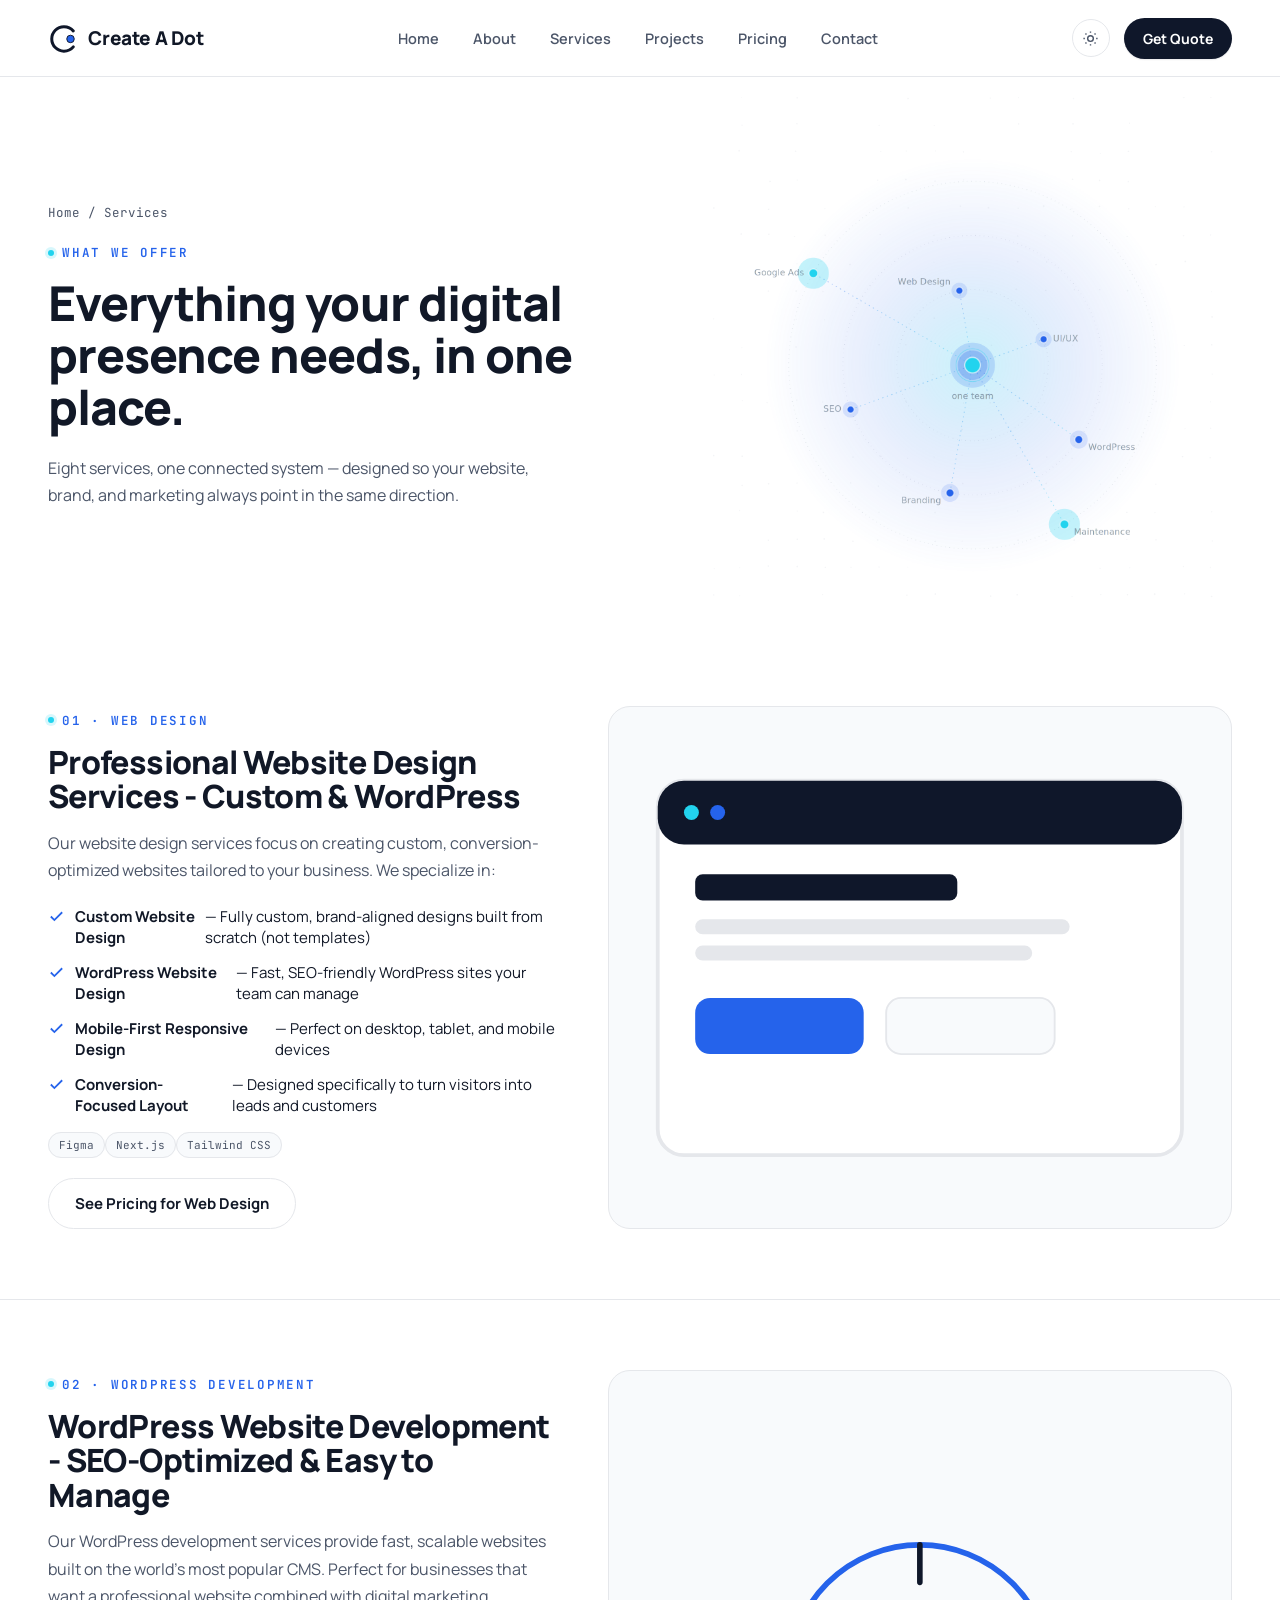
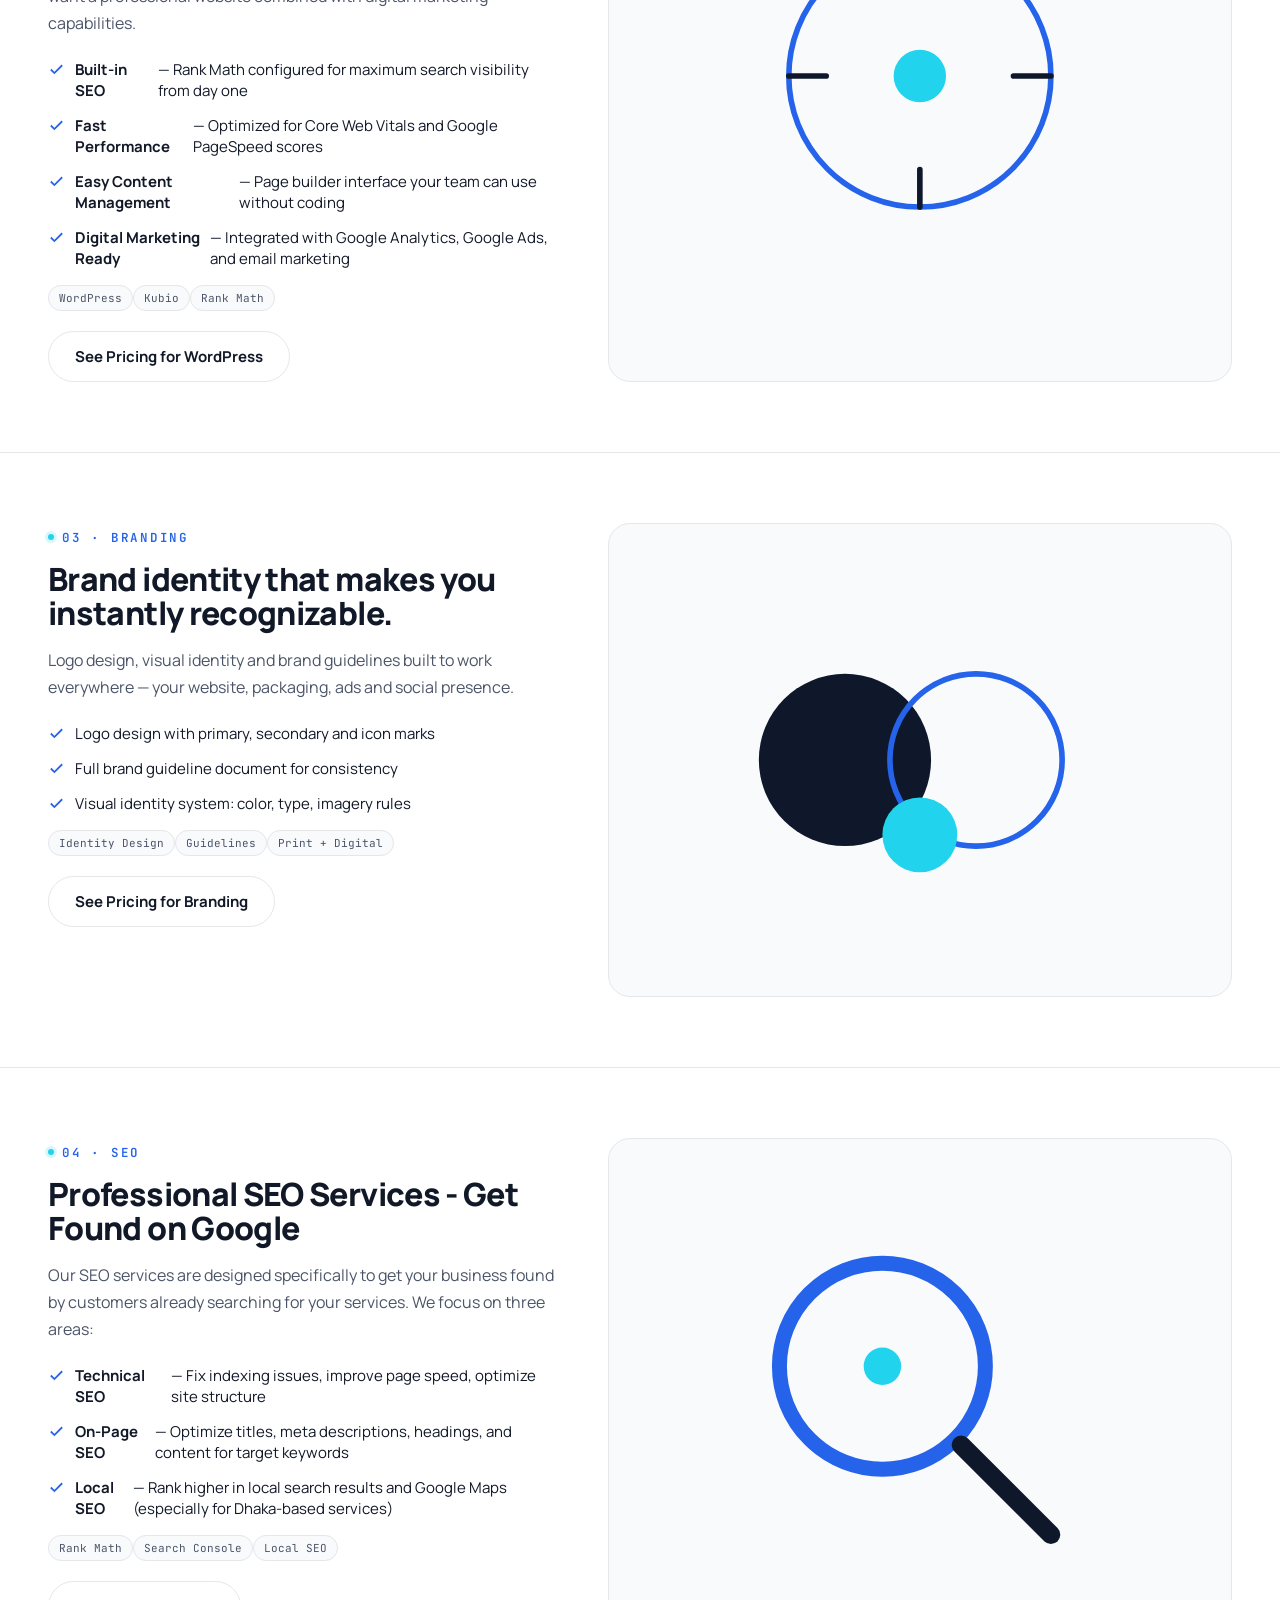
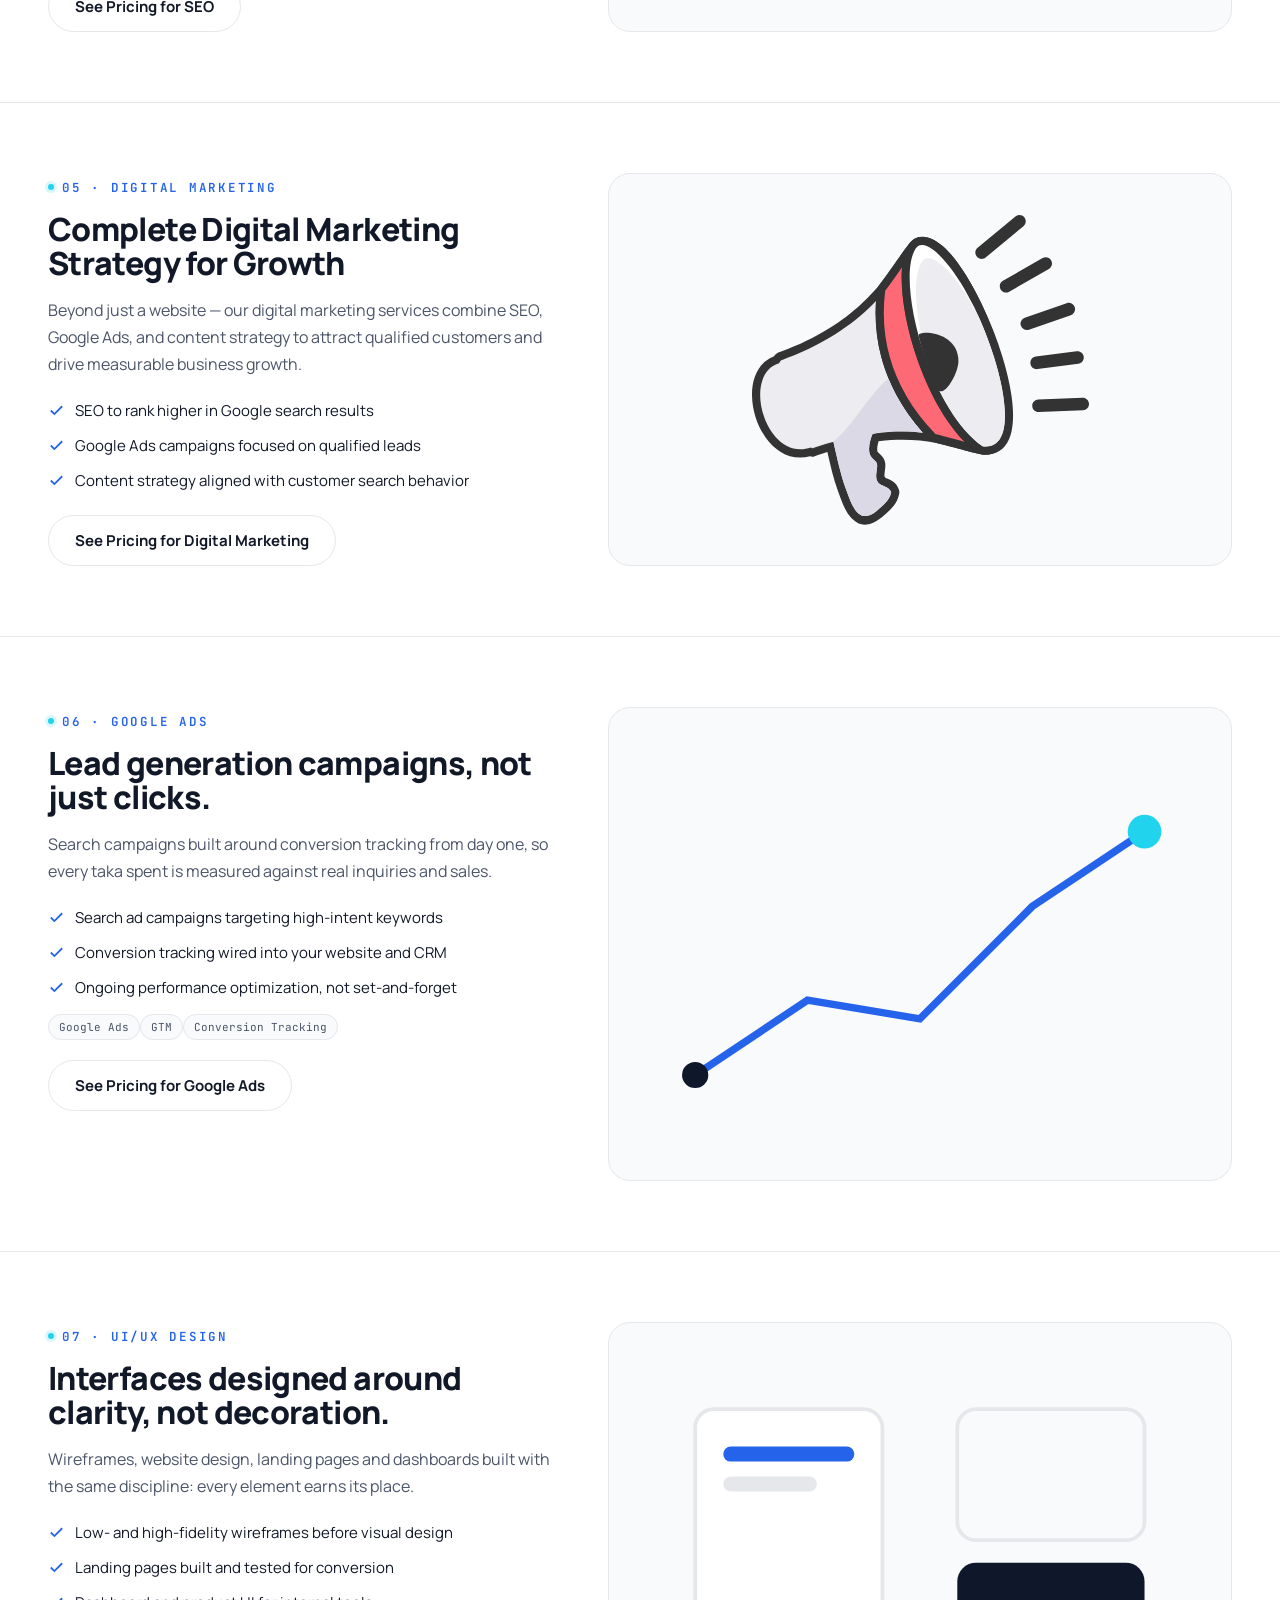
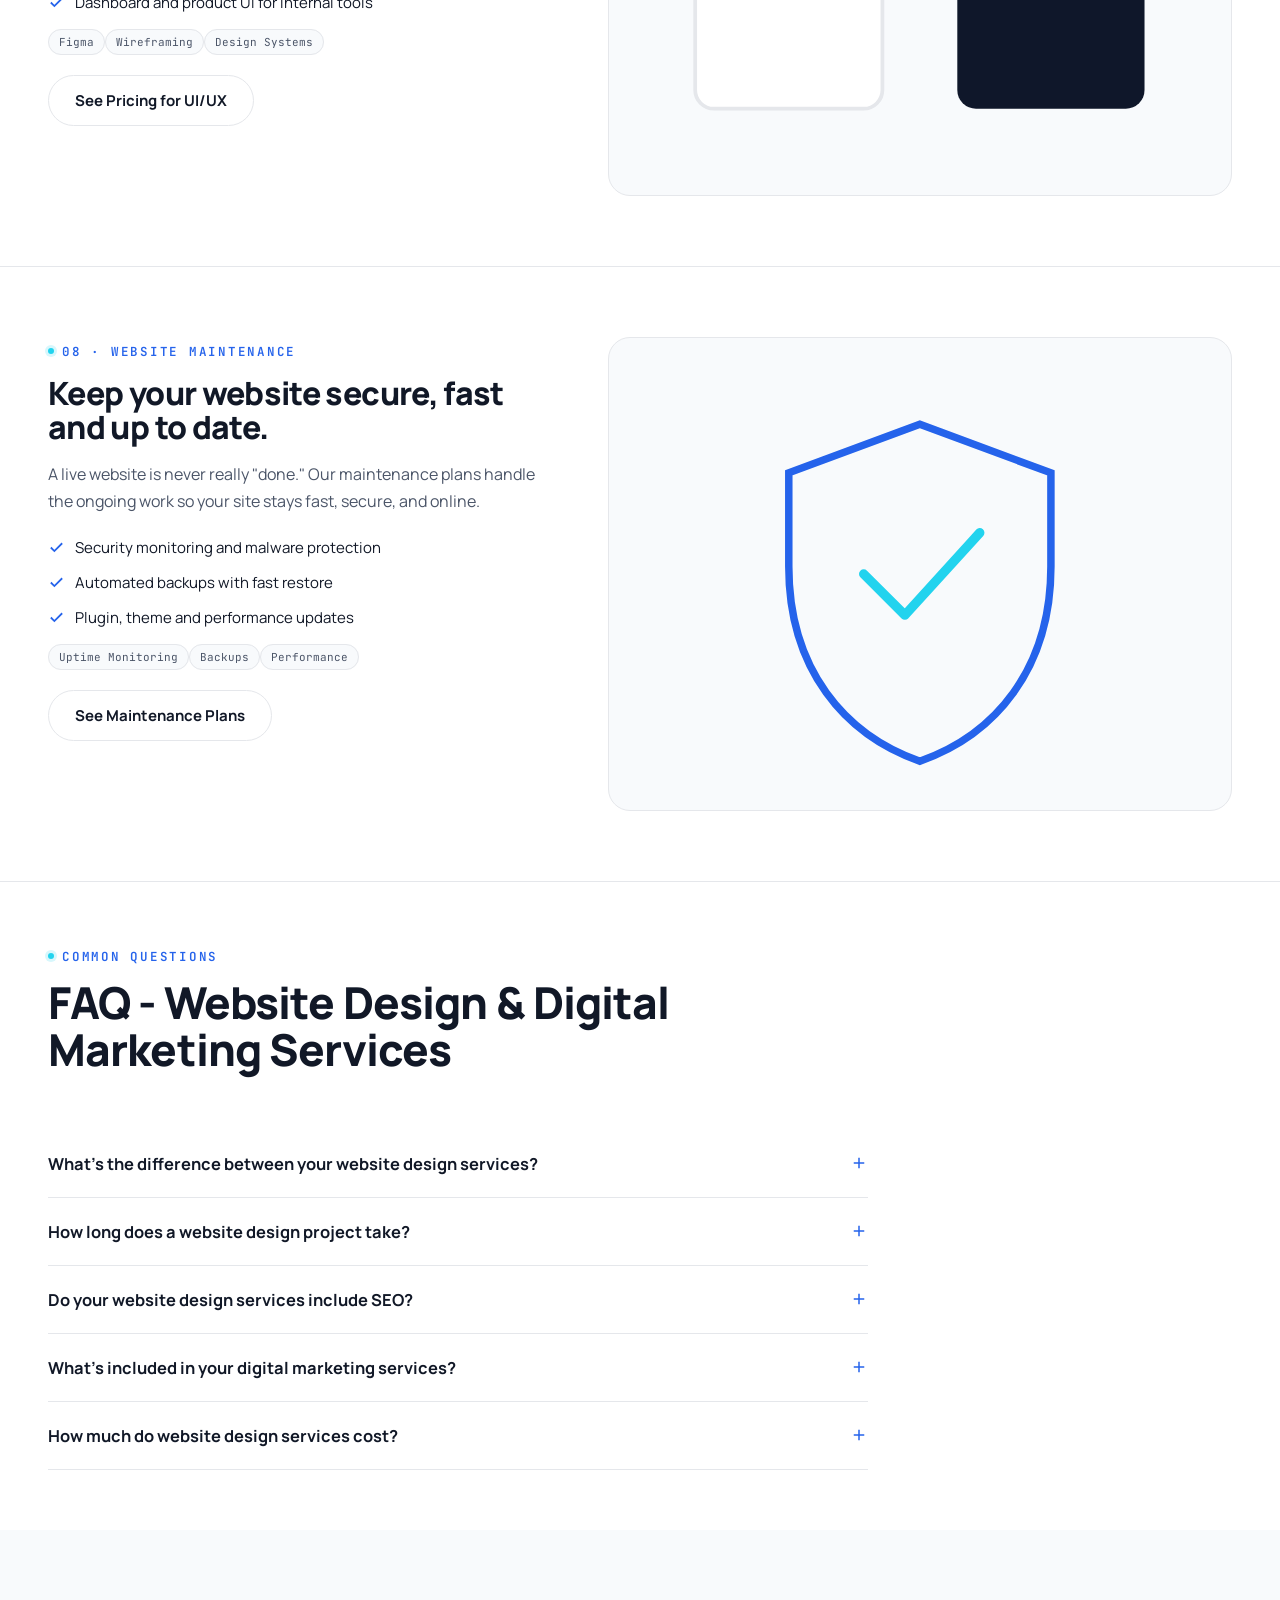
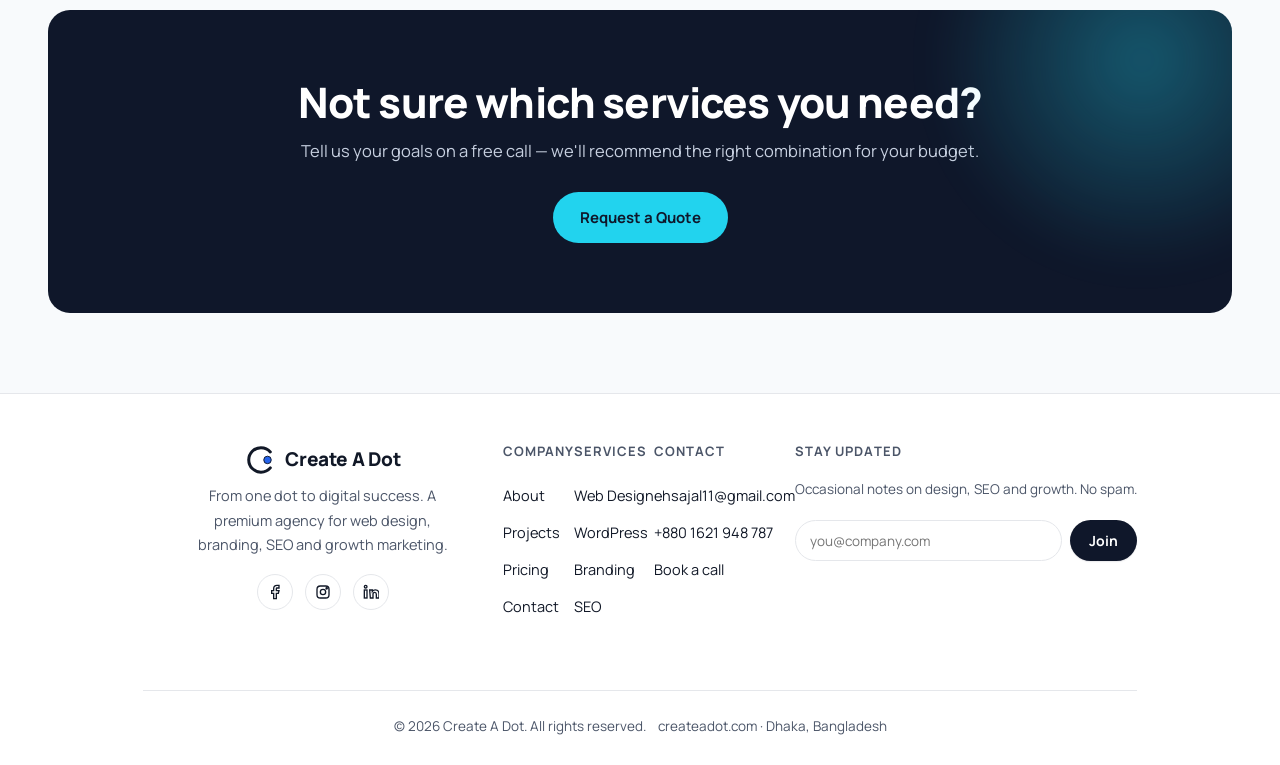
<file: services.html>
<!DOCTYPE html>
<html lang="en">
<head>

<!-- Google Tag Manager -->
<script>(function(w,d,s,l,i){w[l]=w[l]||[];w[l].push({'gtm.start':
new Date().getTime(),event:'gtm.js'});var f=d.getElementsByTagName(s)[0],
j=d.createElement(s),dl=l!='dataLayer'?'&l='+l:'';j.async=true;j.src=
'https://www.googletagmanager.com/gtm.js?id='+i+dl;f.parentNode.insertBefore(j,f);
})(window,document,'script','dataLayer','GTM-TJ8TQHGM');</script>
<!-- End Google Tag Manager -->

<meta charset="UTF-8">
<title>Create A Dot | Website Design, WordPress Development, SEO & Branding Services in Dhaka</title>
<meta name="description" content="Create A Dot offers premium website design, WordPress development, SEO, branding and digital marketing services in Dhaka and Bangladesh for growing businesses.">
<meta name="keywords" content="website design services, WordPress development, SEO services, branding services, digital marketing services, web design agency in Dhaka">
<meta name="author" content="Create A Dot">
<meta name="robots" content="index, follow, max-snippet:-1, max-image-preview:large, max-video-preview:-1">
<meta name="viewport" content="width=device-width, initial-scale=1.0">
<link rel="canonical" href="https://createadot.com/services/">
<meta property="og:title" content="Create A Dot">
<meta property="og:site_name" content="Create A Dot">
<meta property="og:description" content="Website Design & Digital Marketing Agency">
<meta property="og:type" content="website">
<meta property="og:url" content="https://createadot.com/services/">
<meta property="og:image" content="https://createadot.com/img/services-hero.png">
<meta name="twitter:card" content="summary_large_image">
<meta name="twitter:title" content="Website Design, WordPress Development, SEO & Branding Services in Dhaka">
<meta name="twitter:description" content="Premium web design, WordPress development, branding, SEO and digital marketing services for businesses in Dhaka and beyond.">
<meta name="twitter:image" content="https://createadot.com/img/services-hero.png">
<link rel="preconnect" href="https://fonts.googleapis.com">
<link href="https://fonts.googleapis.com/css2?family=Manrope:wght@400;500;600;700;800&family=JetBrains+Mono:wght@400;500;600;700&display=swap" rel="stylesheet">
<link rel="stylesheet" href="css/style.css">
<link rel="icon" type="image/png" href="favicon.png">

<!-- Google tag (gtag.js) -->
<script async src="https://www.googletagmanager.com/gtag/js?id=G-CE81KQK6TG"></script>
<script>
  window.dataLayer = window.dataLayer || [];
  function gtag(){dataLayer.push(arguments);}
  gtag('js', new Date());

  gtag('config', 'G-CE81KQK6TG');
</script>

<script type="application/ld+json">
{
  "@context": "https://schema.org",
  "@type": "LocalBusiness",
  "name": "Create A Dot",
  "description": "Professional website design and digital marketing services in Dhaka, Bangladesh",
  "url": "https://createadot.com/services/",
  "logo":"https://createadot.com/favicon.png",
  "telephone": "+8801621948787",
  "address": {
    "@type": "PostalAddress",
    "streetAddress": "Dhaka",
    "addressLocality": "Dhaka",
    "addressRegion": "Dhaka",
    "postalCode": "1000",
    "addressCountry": "BD"
  },
  "areaServed": [
    {
      "@type": "City",
      "name": "Dhaka"
    },
    {
      "@type": "Country",
      "name": "Bangladesh"
    },
    {
      "@type": "Country",
      "name": "Worldwide"
    }
  ],
  "priceRange": "৳20000-৳500000",
  "image": "https://createadot.com/img/services-hero.png",
  "sameAs": [
    "https://www.facebook.com/createadot",
    "https://www.instagram.com/create.a.dot",
    "https://www.linkedin.com/company/createadot"
  ],
  "service": [
    {
      "@type": "Service",
      "name": "Website Design Services",
      "description": "Professional custom and WordPress website design"
    },
    {
      "@type": "Service",
      "name": "Digital Marketing Services",
      "description": "SEO, Google Ads, and digital strategy"
    },
    {
      "@type": "Service",
      "name": "WordPress Development",
      "description": "Fast, SEO-friendly WordPress website development"
    }
  ]
}
</script>
<style>
.service-block{ padding:70px 0; border-bottom:1px solid var(--border); }
.service-block:last-of-type{ border-bottom:none; }
.service-inner{ display:grid; grid-template-columns:.9fr 1.1fr; gap:50px; }
@media (max-width:900px){ .service-inner{ grid-template-columns:1fr; } }
.service-inner.reverse .service-media{ order:2; }
.benefit-list{ display:flex; flex-direction:column; gap:14px; margin-top:22px; }
.benefit-list li{ display:flex; gap:10px; font-size:15px; align-items:flex-start; }
.benefit-list svg{ width:17px; height:17px; color:var(--blue); flex:none; margin-top:2px; }
.service-media{
  border-radius:var(--radius-lg); border:1px solid var(--border); background:var(--gray-light);
  display:flex; align-items:center; justify-content:center; min-height:280px; padding:30px;
}
</style>
</head>
<body>

<!-- Google Tag Manager (noscript) -->
<noscript><iframe src="https://www.googletagmanager.com/ns.html?id=GTM-TJ8TQHGM"
height="0" width="0" style="display:none;visibility:hidden"></iframe></noscript>
<!-- End Google Tag Manager (noscript) -->

<a href="#main" class="skip-link">Skip to content</a>

<header class="navbar">
  <div class="container nav-inner">
    <a href="https://createadot.com/" class="brand">
      <svg class="brand-mark" viewBox="0 0 32 32" fill="none" xmlns="http://www.w3.org/2000/svg" aria-hidden="true">
        <path d="M27 8.5C24.6 5.6 20.9 4 17 4 9.8 4 4 9.8 4 17s5.8 13 13 13c3.9 0 7.6-1.6 10-4.5"  stroke-width="3.2" stroke-linecap="round"/>
        <circle cx="24" cy="17" r="4" fill="#2563EB"/>
      </svg>
      Create A Dot
    </a>
    <nav class="nav-links" aria-label="Primary">
      <a href="https://createadot.com/">Home</a><a href="https://createadot.com/about/">About</a><a href="https://createadot.com/services/">Services</a><a href="https://createadot.com/projects/">Projects</a><a href="https://createadot.com/pricing/">Pricing</a><a href="https://createadot.com/contact/">Contact</a>
    </nav>
    <div class="nav-right">
      <button class="theme-toggle" aria-label="Toggle dark mode">
        <svg class="icon-sun" viewBox="0 0 24 24" fill="none" stroke="currentColor" stroke-width="2"><circle cx="12" cy="12" r="4"/><path d="M12 2v2M12 20v2M4.9 4.9l1.4 1.4M17.7 17.7l1.4 1.4M2 12h2M20 12h2M4.9 19.1l1.4-1.4M17.7 6.3l1.4-1.4"/></svg>
        <svg class="icon-moon" viewBox="0 0 24 24" fill="none" stroke="currentColor" stroke-width="2"><path d="M21 12.8A9 9 0 1111.2 3a7 7 0 009.8 9.8z"/></svg>
      </button>
      <a href="https://wa.me/01621948787?text=Hi%2C%20I%20would%20like%20to%20get%20a%20quote%20for%20your%20services." target="_blank" class="btn btn-primary btn-sm">Get Quote</a>
      <button class="nav-toggle" aria-label="Menu" aria-expanded="false"><span></span></button>
    </div>
  </div>
</header>

<main id="main">

  <!-- ============ HERO ============ -->
  <section class="hero">
    <div class="container hero-grid">
      <div class="reveal">
        <div class="breadcrumb reveal"><a href="https://createadot.com/">Home</a> / Services</div>
        <span class="eyebrow">What we offer</span>
        <h1 class="mt-16">Everything your digital presence needs, in one place.</span></h1>
        <p class="lede">Eight services, one connected system — designed so your website, brand, and marketing always point in the same direction.</p>

        
        <!--<div class="hero-cta">
          <a href="https://createadot.com/contact/" class="btn btn-primary">Get Free Consultation</a>
          <a href="https://createadot.com/projects/" class="btn btn-outline">View Portfolio</a>
        </div>-->
        <!--<p class="hero-note">// 60+ projects shipped · avg. project value ৳20,000–৳50,000+</p>-->
      </div>
      <div class="reveal dot-hero-canvas">
        <img src="img/services-hero.png" alt="Create A Dot - Premium Web Design & Digital Marketing Services" loading="lazy">
      </div>
    </div>
  </section>

  <!-- <section class="page-hero">
    <div class="container">
      <div class="breadcrumb reveal"><a href="https://createadot.com/">Home</a> / Services</div>
      <span class="eyebrow reveal">What we offer</span>
      <h1 class="mt-16 reveal">Everything your digital presence needs, in one place.</h1>
      <p class="lede reveal" style="max-width:640px;">Seven services, one connected system — designed so your website, brand, and marketing always point in the same direction.</p>
    </div>
  </section>-->

  <!-- WEB DESIGN -->
  <section class="service-block" id="web-design">
    <div class="container service-inner">
      <div class="reveal">
        <span class="eyebrow">01 · Web Design</span>
        <h2 class="mt-16" style="font-size:32px;">Professional Website Design Services - Custom & WordPress</h2>
        <p class="mt-16" style="color:var(--text-soft); line-height:1.7;">Our website design services focus on creating custom, conversion-optimized websites tailored to your business. We specialize in:</p>
        <ul class="benefit-list">
          <li><svg viewBox="0 0 24 24" fill="none" stroke="currentColor" stroke-width="2.5"><path d="M20 6L9 17l-5-5"/></svg><strong>Custom Website Design</strong> — Fully custom, brand-aligned designs built from scratch (not templates)</li>
          <li><svg viewBox="0 0 24 24" fill="none" stroke="currentColor" stroke-width="2.5"><path d="M20 6L9 17l-5-5"/></svg><strong>WordPress Website Design</strong> — Fast, SEO-friendly WordPress sites your team can manage</li>
          <li><svg viewBox="0 0 24 24" fill="none" stroke="currentColor" stroke-width="2.5"><path d="M20 6L9 17l-5-5"/></svg><strong>Mobile-First Responsive Design</strong> — Perfect on desktop, tablet, and mobile devices</li>
          <li><svg viewBox="0 0 24 24" fill="none" stroke="currentColor" stroke-width="2.5"><path d="M20 6L9 17l-5-5"/></svg><strong>Conversion-Focused Layout</strong> — Designed specifically to turn visitors into leads and customers</li>
        </ul>
        <div class="tag-list mt-16"><span class="tag">Figma</span><span class="tag">Next.js</span><span class="tag">Tailwind CSS</span></div>
        <a href="https://createadot.com/pricing/" class="btn btn-outline mt-24">See Pricing for Web Design</a>
      </div>
      <div class="service-media reveal">
        <svg viewBox="0 0 300 220" width="100%"><rect x="10" y="10" width="280" height="200" rx="14" fill="#fff" stroke="#E5E7EB" stroke-width="2"/><rect x="10" y="10" width="280" height="34" rx="14" fill="#0F172A"/><circle cx="28" cy="27" r="4" fill="#22D3EE"/><circle cx="42" cy="27" r="4" fill="#2563EB"/><rect x="30" y="60" width="140" height="14" rx="4" fill="#0F172A"/><rect x="30" y="84" width="200" height="8" rx="4" fill="#E5E7EB"/><rect x="30" y="98" width="180" height="8" rx="4" fill="#E5E7EB"/><rect x="30" y="126" width="90" height="30" rx="8" fill="#2563EB"/><rect x="132" y="126" width="90" height="30" rx="8" fill="#F8FAFC" stroke="#E5E7EB"/></svg>
      </div>
    </div>
  </section>

  <!-- WORDPRESS -->
  <section class="service-block" id="wordpress">
    <div class="container service-inner reverse">
      <div class="service-media reveal">
        <svg viewBox="0 0 300 220" width="100%"><circle cx="150" cy="110" r="70" fill="none" stroke="#2563EB" stroke-width="3"/><circle cx="150" cy="110" r="14" fill="#22D3EE"/><path d="M150 40v20M150 160v20M80 110h20M200 110h20" stroke="#0F172A" stroke-width="3" stroke-linecap="round"/></svg>
      </div>
      <div class="reveal">
        <span class="eyebrow">02 · WordPress Development</span>
        <h2 class="mt-16" style="font-size:32px;">WordPress Website Development - SEO-Optimized & Easy to Manage</h2>
        <p class="mt-16" style="color:var(--text-soft); line-height:1.7;">Our WordPress development services provide fast, scalable websites built on the world's most popular CMS. Perfect for businesses that want a professional website combined with digital marketing capabilities.</p>
        <ul class="benefit-list">
          <li><svg viewBox="0 0 24 24" fill="none" stroke="currentColor" stroke-width="2.5"><path d="M20 6L9 17l-5-5"/></svg><strong>Built-in SEO</strong> — Rank Math configured for maximum search visibility from day one</li>
          <li><svg viewBox="0 0 24 24" fill="none" stroke="currentColor" stroke-width="2.5"><path d="M20 6L9 17l-5-5"/></svg><strong>Fast Performance</strong> — Optimized for Core Web Vitals and Google PageSpeed scores</li>
          <li><svg viewBox="0 0 24 24" fill="none" stroke="currentColor" stroke-width="2.5"><path d="M20 6L9 17l-5-5"/></svg><strong>Easy Content Management</strong> — Page builder interface your team can use without coding</li>
          <li><svg viewBox="0 0 24 24" fill="none" stroke="currentColor" stroke-width="2.5"><path d="M20 6L9 17l-5-5"/></svg><strong>Digital Marketing Ready</strong> — Integrated with Google Analytics, Google Ads, and email marketing</li>
        </ul>
        <div class="tag-list mt-16"><span class="tag">WordPress</span><span class="tag">Kubio</span><span class="tag">Rank Math</span></div>
        <a href="https://createadot.com/pricing/" class="btn btn-outline mt-24">See Pricing for WordPress</a>
      </div>
    </div>
  </section>

  <!-- BRANDING -->
  <section class="service-block" id="branding">
    <div class="container service-inner">
      <div class="reveal">
        <span class="eyebrow">03 · Branding</span>
        <h2 class="mt-16" style="font-size:32px;">Brand identity that makes you instantly recognizable.</h2>
        <p class="mt-16" style="color:var(--text-soft); line-height:1.7;">Logo design, visual identity and brand guidelines built to work everywhere — your website, packaging, ads and social presence.</p>
        <ul class="benefit-list">
          <li><svg viewBox="0 0 24 24" fill="none" stroke="currentColor" stroke-width="2.5"><path d="M20 6L9 17l-5-5"/></svg>Logo design with primary, secondary and icon marks</li>
          <li><svg viewBox="0 0 24 24" fill="none" stroke="currentColor" stroke-width="2.5"><path d="M20 6L9 17l-5-5"/></svg>Full brand guideline document for consistency</li>
          <li><svg viewBox="0 0 24 24" fill="none" stroke="currentColor" stroke-width="2.5"><path d="M20 6L9 17l-5-5"/></svg>Visual identity system: color, type, imagery rules</li>
        </ul>
        <div class="tag-list mt-16"><span class="tag">Identity Design</span><span class="tag">Guidelines</span><span class="tag">Print + Digital</span></div>
        <a href="https://createadot.com/pricing/" class="btn btn-outline mt-24">See Pricing for Branding</a>
      </div>
      <div class="service-media reveal">
        <svg viewBox="0 0 300 220" width="100%"><circle cx="110" cy="110" r="46" fill="#0F172A"/><circle cx="180" cy="110" r="46" fill="none" stroke="#2563EB" stroke-width="3"/><circle cx="150" cy="150" r="20" fill="#22D3EE"/></svg>
      </div>
    </div>
  </section>

  <!-- SEO -->
  <section class="service-block" id="seo">
    <div class="container service-inner reverse">
      <div class="service-media reveal">
        <svg viewBox="0 0 300 220" width="100%"><circle cx="130" cy="100" r="55" fill="none" stroke="#2563EB" stroke-width="8"/><line x1="172" y1="142" x2="220" y2="190" stroke="#0F172A" stroke-width="10" stroke-linecap="round"/><circle cx="130" cy="100" r="10" fill="#22D3EE"/></svg>
      </div>
      <div class="reveal">
        <span class="eyebrow">04 · SEO</span>
        <h2 class="mt-16" style="font-size:32px;">Professional SEO Services - Get Found on Google</h2>
        <p class="mt-16" style="color:var(--text-soft); line-height:1.7;">Our SEO services are designed specifically to get your business found by customers already searching for your services. We focus on three areas:</p>
        <ul class="benefit-list">
          <li><svg viewBox="0 0 24 24" fill="none" stroke="currentColor" stroke-width="2.5"><path d="M20 6L9 17l-5-5"/></svg><strong>Technical SEO</strong> — Fix indexing issues, improve page speed, optimize site structure</li>
          <li><svg viewBox="0 0 24 24" fill="none" stroke="currentColor" stroke-width="2.5"><path d="M20 6L9 17l-5-5"/></svg><strong>On-Page SEO</strong> — Optimize titles, meta descriptions, headings, and content for target keywords</li>
          <li><svg viewBox="0 0 24 24" fill="none" stroke="currentColor" stroke-width="2.5"><path d="M20 6L9 17l-5-5"/></svg><strong>Local SEO</strong> — Rank higher in local search results and Google Maps (especially for Dhaka-based services)</li>
        </ul>
        <div class="tag-list mt-16"><span class="tag">Rank Math</span><span class="tag">Search Console</span><span class="tag">Local SEO</span></div>
        <a href="https://createadot.com/pricing/" class="btn btn-outline mt-24">See Pricing for SEO</a>
      </div>
    </div>
  </section>


<!-- Digital Marketing -->
<section class="service-block" id="digital-marketing">
  <div class="container service-inner reverse">
    <div class="service-media reveal">
        <svg xmlns="http://www.w3.org/2000/svg" shape-rendering="geometricPrecision" style="width: 60%;" text-rendering="geometricPrecision" image-rendering="optimizeQuality" fill-rule="evenodd" clip-rule="evenodd" viewBox="0 0 512 470.605"><path fill="#333" fill-rule="nonzero" d="M344.323 189.398c-185.654-509.961 164.288 451.303 0 0zM.006 274.208c-.296-26.257 9.654-49.868 32.868-59.155.862-1.3 1.707-2.308 3.211-3.568 2.682-2.25 5.117-2.917 8.271-4.119 111.299-40.944 154.013-104.741 178.306-141.025 7.092-10.592 12.749-19.04 18.586-24.867 3.238-3.233 5.784-5.311 9.611-6.748 3.955-1.486 7.636-1.621 12.763-.797 11.258 1.807 22.804 9.317 34.09 21.008 24.993 25.89 51.345 74.957 69.931 126.007 18.674 51.3 29.726 105.327 24.013 140.899-2.355 14.671-7.549 26.712-16.147 35.01l-.013-.013c-.499.479-1.046.923-1.638 1.325-5.906 4.013-11.477 5.573-17.242 5.793-4.982.191-9.346-.656-14.195-1.663-8.73-1.815-17.087-4.198-26.095-6.766-29.331-8.361-65.922-18.786-124.062-11.965-1.159 3.852-2.009 7.966-2.045 11.639-.023 2.442.223 4.379.936 5.031l.982.895c5.441 4.95 8.122 7.382 9.728 13.387 1.254 4.696.73 8.742-.301 16.706l-.345 2.681c-.581 4.569 1.766 5.571 4.109 6.57 6.868 2.929 13.735 5.856 17.459 15.799a12.37 12.37 0 01.836 7.345c-2.984 15.325-12.029 23.102-21.069 30.876-1.777 1.528-3.558 3.059-5.146 4.563l-.021-.022c-.257.243-.525.478-.805.703-21.558 17.238-36.55 12.102-48.148-2.403-7.394-9.246-12.077-22.156-16.448-34.207l-1.798-4.881c-6.24-16.889-10.921-37.082-15.653-58.101l-1.191.367a667.431 667.431 0 00-14.308 4.417c-.469.151-.712.248-.911.327-4.252 1.691-6.384 2.536-9.811 1.308-28.317 7.271-51.861-6.526-67.678-28.657-6.456-9.035-11.564-19.52-15.078-30.444C2.064 296.596.131 285.176.006 274.208z"/><path fill="#EDECF1" d="M41.141 225.308c-58.58 17.233-20.206 151.415 48.412 127.938 2.642 1.651 2.605.873 5.693-.123a640.23 640.23 0 0128.504-8.49c5.681 25.047 10.835 49.679 18.098 69.338 9.267 25.077 18.918 58.561 47.009 36.098 8.861-8.391 19.86-14.858 22.571-28.784-4.509-13.529-25.473-5.551-22.5-28.937 2.06-16.195 2.513-15.039-6.13-22.932-8.752-7.993-4.192-26.164.368-37.2 30.512-4.222 55.463-3.969 76.625-1.584-26.803-30.317-45.78-62.409-57.511-95.876-11.772-33.59-16.21-68.415-13.907-104.087-29.166 30.577-72.25 63.528-139.742 88.357-5.491 2.021-4.36 1.286-7.49 6.282z"/><path fill="#333" fill-rule="nonzero" d="M307.384 353.208c-7.305-2.011-32.968-6.918-37.678-11.815-32.094-33.45-54.299-69.183-67.426-106.637-13.649-38.95-17.442-79.56-12.292-121.227.01.001 2.182-5.626 2.526-6.073 8.179-10.61 16.361-22.303 23.8-32.933 10.112-14.453 18.934-27.06 24.934-33.049 3.238-3.233 5.784-5.311 9.611-6.748 3.955-1.486 7.636-1.621 12.763-.797 11.258 1.807 22.804 9.317 34.09 21.008 24.993 25.89 51.345 74.957 69.931 126.007 18.674 51.3 29.726 105.327 24.013 140.899-2.355 14.671-7.549 26.712-16.147 35.01l-.013-.013c-.499.479-1.046.923-1.638 1.325-5.907 4.015-11.479 5.571-17.242 5.791-4.985.192-9.346-.655-14.195-1.661-8.289-1.723-21.489-5.358-35.037-9.087z"/><path fill="#FD6974" d="M278.645 332.794c12.561 2.98 29.835 7.917 44.655 11.928-30.325-30.381-55.091-77.058-71.837-124.843-17.875-51.006-26.663-104.043-23.415-140.522-8.014 11.446-16.969 24.326-25.72 35.678-9.678 78.292 13.551 152.34 76.317 217.759z"/><path fill="#DBD9E5" d="M123.627 344.536c4.723 20.995 12.075 52.801 18.221 69.435 9.265 25.077 18.918 58.561 47.009 36.098 8.861-8.391 19.86-14.858 22.571-28.784-4.509-13.529-25.473-5.551-22.5-28.937 2.06-16.195 2.513-15.039-6.13-22.932-8.426-7.696-4.512-24.825-.14-35.939 11.438-5.612 42.498-6.159 76.696-2.751-21.493-24.321-37.738-47.042-52.252-82.478-32.723 28.704-50.752 67.583-83.475 96.288z"/><path fill="#333" fill-rule="nonzero" d="M234.923 50.104c2.035-4.869 4.802-8.691 8.211-11.53 7.619-6.348 16.735-7.1 26.764-3.151 7.236 2.849 15.071 8.446 23.09 16.24 18.048 17.538 38.596 47.708 55.662 82.839 21.729 44.725 39.401 97.5 45.584 139.979 3.042 20.889 3.327 39.634.02 54.264-3.985 17.635-13.006 29.817-28.257 34.034-5.229 1.444-10.953 1.835-17.189 1.056a12.364 12.364 0 01-6.572-2.891c-38.985-27.882-70.662-83.678-90.773-141.065-23.576-67.275-31.352-138.093-16.54-169.775zm120.031 14.372c-4.087 3.367-10.122 2.805-13.489-1.278-3.366-4.088-2.807-10.123 1.279-13.489l57.468-47.512c4.083-3.366 10.121-2.805 13.488 1.279 3.363 4.086 2.805 10.122-1.282 13.491l-57.464 47.509zm80.732 234.809c-5.29.242-9.728-3.884-9.919-9.191-.24-5.284 3.884-9.729 9.19-9.917l67.118-2.521c5.254-.173 9.696 3.956 9.919 9.19a9.602 9.602 0 01-9.17 9.97l-67.138 2.469zm-1.917-65.207c-5.247.7-10.069-2.997-10.752-8.19-.699-5.247 2.999-10.071 8.191-10.753l62.008-8.239c5.247-.703 10.071 2.997 10.751 8.19.702 5.245-2.999 10.071-8.188 10.751l-62.01 8.241zm-13.046-59.864c-5.002 1.734-10.465-.913-12.205-5.917a9.588 9.588 0 015.915-12.205l63.582-22.067c4.986-1.792 10.471.91 12.205 5.913a9.597 9.597 0 01-5.915 12.208l-63.582 22.068zm-29.985-57.655c-4.593 2.624-10.432 1.024-13.057-3.566-2.621-4.593-1.021-10.431 3.571-13.055l60.245-34.563c4.592-2.626 10.431-1.026 13.055 3.564 2.622 4.593 1.021 10.431-3.572 13.055l-60.242 34.565z"/><path fill="#fff" d="M246.374 54.901c12.707-30.515 58.216 17.306 91.101 84.993 44.828 92.271 71.882 218.986 12.84 211.601C270 295.205 220.643 108.066 246.374 54.901z"/><path fill="#EDECF1" d="M344.966 156.013c40.143 90.193 61.02 202.445 5.349 195.482-25.055-17.559-47.095-47.854-64.784-82.841-32.261-73.557-45.799-160.022-29.611-193.468 12.445-29.886 56.349 15.366 89.046 80.827z"/><path fill="#333" d="M313.581 222.046c0 19.45-23.747 58.467-31.771 41.772-12.338-25.673-22.371-52.209-28.72-80.613-2.026-9.109 60.491-7.901 60.491 38.841z"/></svg>
      </div>
    <div class="reveal">
      <span class="eyebrow">05 · Digital Marketing</span>
      <h2 class="mt-16" style="font-size:32px;">Complete Digital Marketing Strategy for Growth</h2>
      <p class="mt-16" style="color:var(--text-soft); line-height:1.7;">Beyond just a website — our digital marketing services combine SEO, Google Ads, and content strategy to attract qualified customers and drive measurable business growth.</p>
      <ul class="benefit-list">
        <li><svg viewBox="0 0 24 24" fill="none" stroke="currentColor" stroke-width="2.5"><path d="M20 6L9 17l-5-5"/></svg>SEO to rank higher in Google search results</li>
        <li><svg viewBox="0 0 24 24" fill="none" stroke="currentColor" stroke-width="2.5"><path d="M20 6L9 17l-5-5"/></svg>Google Ads campaigns focused on qualified leads</li>
        <li><svg viewBox="0 0 24 24" fill="none" stroke="currentColor" stroke-width="2.5"><path d="M20 6L9 17l-5-5"/></svg>Content strategy aligned with customer search behavior</li>
      </ul>
      <a href="https://createadot.com/pricing/" class="btn btn-outline mt-24">See Pricing for Digital Marketing</a>
    </div>
  </div>
</section>





  <!-- GOOGLE ADS -->
  <section class="service-block" id="google-ads">
    <div class="container service-inner">
      <div class="reveal">
        <span class="eyebrow">06 · Google Ads</span>
        <h2 class="mt-16" style="font-size:32px;">Lead generation campaigns, not just clicks.</h2>
        <p class="mt-16" style="color:var(--text-soft); line-height:1.7;">Search campaigns built around conversion tracking from day one, so every taka spent is measured against real inquiries and sales.</p>
        <ul class="benefit-list">
          <li><svg viewBox="0 0 24 24" fill="none" stroke="currentColor" stroke-width="2.5"><path d="M20 6L9 17l-5-5"/></svg>Search ad campaigns targeting high-intent keywords</li>
          <li><svg viewBox="0 0 24 24" fill="none" stroke="currentColor" stroke-width="2.5"><path d="M20 6L9 17l-5-5"/></svg>Conversion tracking wired into your website and CRM</li>
          <li><svg viewBox="0 0 24 24" fill="none" stroke="currentColor" stroke-width="2.5"><path d="M20 6L9 17l-5-5"/></svg>Ongoing performance optimization, not set-and-forget</li>
        </ul>
        <div class="tag-list mt-16"><span class="tag">Google Ads</span><span class="tag">GTM</span><span class="tag">Conversion Tracking</span></div>
        <a href="https://createadot.com/pricing/" class="btn btn-outline mt-24">See Pricing for Google Ads</a>
      </div>
      <div class="service-media reveal">
        <svg viewBox="0 0 300 220" width="100%"><polyline points="30,180 90,140 150,150 210,90 270,50" fill="none" stroke="#2563EB" stroke-width="4" stroke-linecap="round"/><circle cx="270" cy="50" r="9" fill="#22D3EE"/><circle cx="30" cy="180" r="7" fill="#0F172A"/></svg>
      </div>
    </div>
  </section>

  <!-- UI/UX -->
  <section class="service-block" id="ui-ux">
    <div class="container service-inner reverse">
      <div class="service-media reveal">
        <svg viewBox="0 0 300 220" width="100%"><rect x="30" y="30" width="100" height="160" rx="10" fill="#fff" stroke="#E5E7EB" stroke-width="2"/><rect x="170" y="30" width="100" height="70" rx="10" fill="#F8FAFC" stroke="#E5E7EB" stroke-width="2"/><rect x="170" y="112" width="100" height="78" rx="10" fill="#0F172A"/><rect x="45" y="50" width="70" height="8" rx="4" fill="#2563EB"/><rect x="45" y="66" width="50" height="8" rx="4" fill="#E5E7EB"/></svg>
      </div>
      <div class="reveal">
        <span class="eyebrow">07 · UI/UX Design</span>
        <h2 class="mt-16" style="font-size:32px;">Interfaces designed around clarity, not decoration.</h2>
        <p class="mt-16" style="color:var(--text-soft); line-height:1.7;">Wireframes, website design, landing pages and dashboards built with the same discipline: every element earns its place.</p>
        <ul class="benefit-list">
          <li><svg viewBox="0 0 24 24" fill="none" stroke="currentColor" stroke-width="2.5"><path d="M20 6L9 17l-5-5"/></svg>Low- and high-fidelity wireframes before visual design</li>
          <li><svg viewBox="0 0 24 24" fill="none" stroke="currentColor" stroke-width="2.5"><path d="M20 6L9 17l-5-5"/></svg>Landing pages built and tested for conversion</li>
          <li><svg viewBox="0 0 24 24" fill="none" stroke="currentColor" stroke-width="2.5"><path d="M20 6L9 17l-5-5"/></svg>Dashboard and product UI for internal tools</li>
        </ul>
        <div class="tag-list mt-16"><span class="tag">Figma</span><span class="tag">Wireframing</span><span class="tag">Design Systems</span></div>
        <a href="https://createadot.com/pricing/" class="btn btn-outline mt-24">See Pricing for UI/UX</a>
      </div>
    </div>
  </section>

  <!-- MAINTENANCE -->
  <section class="service-block" id="maintenance">
    <div class="container service-inner">
      <div class="reveal">
        <span class="eyebrow">08 · Website Maintenance</span>
        <h2 class="mt-16" style="font-size:32px;">Keep your website secure, fast and up to date.</h2>
        <p class="mt-16" style="color:var(--text-soft); line-height:1.7;">A live website is never really "done." Our maintenance plans handle the ongoing work so your site stays fast, secure, and online.</p>
        <ul class="benefit-list">
          <li><svg viewBox="0 0 24 24" fill="none" stroke="currentColor" stroke-width="2.5"><path d="M20 6L9 17l-5-5"/></svg>Security monitoring and malware protection</li>
          <li><svg viewBox="0 0 24 24" fill="none" stroke="currentColor" stroke-width="2.5"><path d="M20 6L9 17l-5-5"/></svg>Automated backups with fast restore</li>
          <li><svg viewBox="0 0 24 24" fill="none" stroke="currentColor" stroke-width="2.5"><path d="M20 6L9 17l-5-5"/></svg>Plugin, theme and performance updates</li>
        </ul>
        <div class="tag-list mt-16"><span class="tag">Uptime Monitoring</span><span class="tag">Backups</span><span class="tag">Performance</span></div>
        <a href="https://createadot.com/pricing/" class="btn btn-outline mt-24">See Maintenance Plans</a>
      </div>
      <div class="service-media reveal">
        <svg viewBox="0 0 300 220" width="100%"><path d="M150 30l70 26v50c0 55-30 90-70 104-40-14-70-49-70-104V56z" fill="none" stroke="#2563EB" stroke-width="4"/><path d="M120 110l22 22 40-44" fill="none" stroke="#22D3EE" stroke-width="5" stroke-linecap="round" stroke-linejoin="round"/></svg>
      </div>
    </div>
  </section>

  <!-- ============ FAQ ============ -->
  <section class="section">
    <div class="container">
      <div class="section-head reveal">
        <span class="eyebrow">Common Questions</span>
        <h2>FAQ - Website Design & Digital Marketing Services</h2>
      </div>
      <div class="reveal" style="max-width:820px;">

        <div class="faq-item">
          <button class="faq-q">What's the difference between your website design services? <svg viewBox="0 0 24 24" fill="none" stroke="currentColor" stroke-width="2"><path d="M12 5v14M5 12h14"/></svg></button>
          <div class="faq-a"><p>We offer both custom website design and WordPress website design. Custom design gives you complete flexibility and unique branding. WordPress development is ideal for businesses that need to manage content independently and want built-in digital marketing features.</p></div>
        </div>
        <div class="faq-item">
          <button class="faq-q">How long does a website design project take? <svg viewBox="0 0 24 24" fill="none" stroke="currentColor" stroke-width="2"><path d="M12 5v14M5 12h14"/></svg></button>
          <div class="faq-a"><p>Typical website design projects take 6-12 weeks from start to launch, depending on complexity and content readiness. We provide a clear timeline upfront before any work begins.</p></div>
        </div>
	<div class="faq-item">
          <button class="faq-q">Do your website design services include SEO? <svg viewBox="0 0 24 24" fill="none" stroke="currentColor" stroke-width="2"><path d="M12 5v14M5 12h14"/></svg></button>
          <div class="faq-a"><p>Yes. All our website design services include on-page SEO optimization, technical SEO best practices, and mobile responsiveness. We also offer comprehensive SEO services to improve your search rankings over time.</p></div>
        </div>
        <div class="faq-item">
          <button class="faq-q">What's included in your digital marketing services? <svg viewBox="0 0 24 24" fill="none" stroke="currentColor" stroke-width="2"><path d="M12 5v14M5 12h14"/></svg></button>
          <div class="faq-a"><p>Our digital marketing services include SEO, Google Ads management, content strategy, and performance tracking. We can work on any combination of these to achieve your business goals.</p></div>
        </div>
        <div class="faq-item">
          <button class="faq-q">How much do website design services cost? <svg viewBox="0 0 24 24" fill="none" stroke="currentColor" stroke-width="2"><path d="M12 5v14M5 12h14"/></svg></button>
          <div class="faq-a"><p>Website design projects typically range from ৳20,000 to ৳50,000+, depending on complexity, features, and scope. We provide fixed pricing with no surprises — get a custom quote on our pricing page.</p></div>
        </div>
      
      </div>
    </div>
  </section>

  <section class="section-tight section-alt">
    <div class="container">
      <div class="cta-band reveal">
        <div class="cta-glow" aria-hidden="true"></div>
        <h2>Not sure which services you need?</h2>
        <p>Tell us your goals on a free call — we'll recommend the right combination for your budget.</p>
        <div class="hero-cta"><a href="https://createadot.com/contact/" class="btn btn-cyan">Request a Quote</a></div>
      </div>
    </div>
  </section>


</main>

<footer>
  <div class="container">
    <div class="footer-grid">
      <div class="footer-brand">
        <a href="https://createadot.com/" class="brand">
          <svg class="brand-mark" viewBox="0 0 32 32" fill="none" xmlns="http://www.w3.org/2000/svg" aria-hidden="true"><path d="M27 8.5C24.6 5.6 20.9 4 17 4 9.8 4 4 9.8 4 17s5.8 13 13 13c3.9 0 7.6-1.6 10-4.5" stroke="currentColor" stroke-width="3.2" stroke-linecap="round"/><circle cx="24" cy="17" r="4" fill="#2563EB"/></svg>
          Create A Dot
        </a>
        <p>From one dot to digital success. A premium agency for web design, branding, SEO and growth marketing.</p>
        <div class="footer-social">
          <a href="https://www.facebook.com/CreateADot/" target="_blank" aria-label="Facebook"><svg viewBox="0 0 24 24" fill="none" stroke="currentColor" stroke-width="2"><path d="M18 2h-3a5 5 0 00-5 5v3H7v4h3v8h4v-8h3l1-4h-4V7a1 1 0 011-1h3z"/></svg></a>
          <a href="https://www.instagram.com/create.a.dot/" aria-label="Instagram"><svg viewBox="0 0 24 24" fill="none" stroke="currentColor" stroke-width="2"><rect x="3" y="3" width="18" height="18" rx="5"/><circle cx="12" cy="12" r="4"/><circle cx="17.5" cy="6.5" r="1"/></svg></a>
          <a href="https://www.linkedin.com/company/createadot" aria-label="LinkedIn"><svg viewBox="0 0 24 24" fill="none" stroke="currentColor" stroke-width="2"><rect x="2" y="9" width="4" height="12"/><circle cx="4" cy="4" r="2"/><path d="M10 9h4v2c1-1.5 2.5-2.3 4.5-2.3 3.3 0 5.5 2 5.5 6.2V21h-4v-5.6c0-1.8-.9-2.9-2.4-2.9-1.4 0-2.6 1-2.6 2.9V21h-4z"/></svg></a>
        </div>
      </div>
      <div class="footer-col"><h4>Company</h4><a href="https://createadot.com/about/">About</a><a href="https://createadot.com/projects/">Projects</a><a href="https://createadot.com/pricing/">Pricing</a><a href="https://createadot.com/contact/">Contact</a></div>
      <div class="footer-col"><h4>Services</h4><a href="https://createadot.com/services/#web-design">Web Design</a><a href="https://createadot.com/services/#wordpress">WordPress</a><a href="https://createadot.com/services/#branding">Branding</a><a href="https://createadot.com/services/#seo">SEO</a></div>
      <div class="footer-col"><h4>Contact</h4><a href="mailto:ehsajal11@gmail.com" target="_blank">ehsajal11@gmail.com</a><a href="tel:+8801621948787" target="_blank">+880 1621 948 787</a><a href="https://createadot.com/contact/">Book a call</a></div>
      <div class="footer-col">
        <h4>Stay updated</h4>
        <p style="font-size:13.5px; color:var(--text-soft);">Occasional notes on design, SEO and growth. No spam.</p>
        <form class="footer-newsletter" data-fake-submit>
          <input type="email" required placeholder="you@company.com" aria-label="Email address">
          <button type="submit" class="btn btn-primary btn-sm">Join</button>
        </form>
      </div>
    </div>
    <div class="footer-bottom"><span>© 2026 Create A Dot. All rights reserved.</span><span>createadot.com · Dhaka, Bangladesh</span></div>
  </div>
</footer>

<script src="js/main.js"></script>
</body>
</html>
</file>
<file: css/style.css>
/* ==========================================================================
   Create A Dot — Design System
   Tokens pinned by brief: Ink #0F172A / Blue #2563EB / Cyan #22D3EE
   Typeface: Manrope (brief). Utility face: JetBrains Mono (data/eyebrows).
   Signature: The Dot Path — a single dot growing into an ascending line.
   ========================================================================== */

:root{
  --ink:#0F172A;
  --ink-2:#16213d;
  --blue:#2563EB;
  --blue-2:#1d4ed8;
  --cyan:#22D3EE;
  --bg:#FFFFFF;
  --text:#111827;
  --text-soft:#4b5568;
  --gray-light:#F8FAFC;
  --border:#E5E7EB;

  --font: 'Manrope', -apple-system, BlinkMacSystemFont, sans-serif;
  --mono: 'JetBrains Mono', ui-monospace, monospace;

  --container: 1240px;
  --radius-lg: 22px;
  --radius-md: 14px;
  --radius-sm: 8px;
  --shadow-sm: 0 1px 2px rgba(15,23,42,.05), 0 1px 1px rgba(15,23,42,.04);
  --shadow-md: 0 8px 30px rgba(15,23,42,.08);
  --shadow-lg: 0 24px 60px rgba(15,23,42,.14);
  --ease: cubic-bezier(.16,.8,.24,1);
}

.brand-mark {
  stroke: var(--ink);  /* Dark color in light theme */
}

html.dark{
  --bg:#0B1220;
  --text:#E7EBF3;
  --text-soft:#9aa5b8;
  --gray-light:#0F172A;
  --border:#1f2b45;
  --shadow-sm: 0 1px 2px rgba(0,0,0,.3);
  --shadow-md: 0 8px 30px rgba(0,0,0,.35);
  --shadow-lg: 0 24px 60px rgba(0,0,0,.5);
}


.dark-logo {
  display: none;
}
.light-logo {
  display: block;
}

.logo {
  width: 100%;
  max-width: 160px; /* Limits maximum desktop size */
  height: auto;     /* Maintains original aspect ratio */
}

html.dark .light-logo {
  display: none;  /* White in dark theme */
}

html.dark .dark-logo {
  display: block;
}


@media (max-width: 450px) {
  .logo {
    max-width: 110px; /* Shrinks logo on mobile devices */
  }
}

*,*::before,*::after{ box-sizing:border-box; }
html{ scroll-behavior:smooth; }
body{
  margin:0;
  font-family:var(--font);
  background:var(--bg);
  color:var(--text);
  -webkit-font-smoothing:antialiased;
  transition:background .3s var(--ease), color .3s var(--ease);
  overflow-x:hidden;
}
img{ max-width:100%; display:block; }
a{ color:inherit; text-decoration:none; }
ul{ list-style:none; margin:0; padding:0; }
button{ font-family:inherit; cursor:pointer; }
h1,h2,h3,h4{ margin:0; font-weight:800; letter-spacing:-0.02em; line-height:1.08; }
p{ margin:0; }

.container{ max-width:var(--container); margin:0 auto; padding:0 28px; }

@media (max-width:640px){ .container{ padding:0 20px; } }
@media (max-width:460px){ .client-words{ padding:0 20px; } }

/* ---------- Eyebrow / mono utility text ---------- */
.eyebrow{
  font-family:var(--mono);
  font-size:12.5px;
  font-weight:600;
  letter-spacing:.14em;
  text-transform:uppercase;
  color:var(--blue);
  display:inline-flex;
  align-items:center;
  gap:8px;
}
.eyebrow::before{
  content:"";
  width:6px; height:6px; border-radius:50%;
  background:var(--cyan);
  box-shadow:0 0 0 3px rgba(34,211,238,.18);
}

.project-thumb {
  aspect-ratio: 4/3;
  position: relative;
  display: flex;
  align-items: flex-end;
  padding: 20px;
  overflow: hidden;
  background: linear-gradient(135deg, var(--ink), var(--blue-2)); /* Fallback */
}

.project-thumb img {
  position: absolute;
  top: 0;
  left: 0;
  width: 100%;
  height: 100%;
  object-fit: cover;
  z-index: 1;
}

.project-thumb::before {
  content: '';
  position: absolute;
  top: 0;
  left: 0;
  width: 100%;
  height: 100%;
  background: rgba(15, 23, 42, 0.4); /* Dark overlay for contrast */
  z-index: 2;
  transition: background 0.3s var(--ease);
}

.project-card:hover .project-thumb::before {
  background: rgba(15, 23, 42, 0.6); /* Darker on hover */
}

.project-visit-btn {
  position: absolute;
  top: 50%;
  left: 50%;
  transform: translate(-50%, -50%);
  display: inline-flex;
  align-items: center;
  gap: 8px;
  background: #fff;
  color: var(--ink);
  padding: 12px 20px;
  border-radius: 999px;
  font-weight: 700;
  font-size: 14px;
  z-index: 3;
  opacity: 0;
  transition: opacity 0.3s var(--ease), transform 0.3s var(--ease);
  text-decoration: none;
}

.project-visit-btn svg {
  width: 18px;
  height: 18px;
}

.project-card:hover .project-visit-btn {
  opacity: 1;
  transform: translate(-50%, -50%) scale(1);
}

.project-thumb .tag {
  background: rgba(255, 255, 255, 0.15);
  color: #fff;
  border-color: transparent;
  position: relative;
  z-index: 4;
}

/* ---------- Buttons ---------- */
.btn{
  display:inline-flex; align-items:center; justify-content:center; gap:8px;
  padding:14px 26px;
  border-radius:999px;
  font-weight:700;
  font-size:15px;
  border:1px solid transparent;
  transition:transform .25s var(--ease), box-shadow .25s var(--ease), background .25s var(--ease), color .25s var(--ease), border-color .25s var(--ease);
  white-space:nowrap;
}
.btn-primary{
  background:var(--ink);
  color:#fff;
  box-shadow:var(--shadow-sm);
}
html.dark .btn-primary{ background:var(--blue); }
.btn-primary:hover{ transform:translateY(-2px); box-shadow:var(--shadow-md); background:var(--blue); }
.btn-outline{
  background:transparent;
  color:var(--text);
  border-color:var(--border);
}
.btn-outline:hover{ border-color:var(--blue); color:var(--blue); transform:translateY(-2px); }
.btn-cyan{
  background:var(--cyan); color:var(--ink);
}
.btn-cyan:hover{ transform:translateY(-2px); box-shadow:0 10px 30px rgba(34,211,238,.35); }
.btn-block{ width:100%; }
.btn-sm{ padding:10px 18px; font-size:14px; }

/* ---------- Navbar ---------- */
.navbar{
  position:sticky; top:0; z-index:100;
  backdrop-filter:saturate(180%) blur(14px);
  background:color-mix(in srgb, var(--bg) 78%, transparent);
  border-bottom:1px solid var(--border);
}
.nav-inner{
  display:flex; align-items:center; justify-content:space-between;
  height:76px;
}
.brand{ display:flex; align-items:center; gap:10px; font-weight:800; font-size:19px; letter-spacing:-.01em; }
.brand-mark{ width:30px; height:30px; flex:none; }
.nav-links{ display:flex; align-items:center; gap:34px; }
.nav-links a{ font-size:14.5px; font-weight:600; color:var(--text-soft); transition:color .2s; position:relative; }
.nav-links a:hover, .nav-links a.active{ color:var(--text); }
.nav-links a.active::after{
  content:""; position:absolute; left:0; right:0; bottom:-22px; height:2px; background:var(--blue);
}
.nav-right{ display:flex; align-items:center; gap:14px; }
.theme-toggle{
  width:38px; height:38px; border-radius:50%;
  border:1px solid var(--border); background:transparent;
  display:flex; align-items:center; justify-content:center;
  color:var(--text-soft);
  transition:border-color .2s, color .2s;
}
.theme-toggle:hover{ border-color:var(--blue); color:var(--blue); }
.theme-toggle svg{ width:17px; height:17px; }
.icon-moon{ display:none; }
html.dark .icon-sun{ display:none; }
html.dark .icon-moon{ display:block; }

.nav-toggle{ display:none; background:none; border:none; width:38px; height:38px; align-items:center; justify-content:center; }
.nav-toggle span, .nav-toggle span::before, .nav-toggle span::after{
  content:""; display:block; width:20px; height:2px; background:var(--text); position:relative; transition:.25s;
}
.nav-toggle span::before{ position:absolute; top:-6px; }
.nav-toggle span::after{ position:absolute; top:6px; }

@media (max-width:900px){
  .nav-links{
    position:fixed; inset:76px 0 auto 0; background:var(--bg);
    flex-direction:column; align-items:flex-start; padding:22px 28px 30px;
    gap:20px; border-bottom:1px solid var(--border);
    transform:translateY(-130%); transition:transform .35s var(--ease);
  }
  .nav-links.open{ transform:translateY(0); }
  .nav-links a.active::after{ display:none; }
  .nav-toggle{ display:flex; }
}

/* ---------- Sections ---------- */
section{ position:relative; }
.section{ padding:60px 0; }
.section-tight{ padding:80px 0; }
.section-alt{ background:var(--gray-light); }
@media (max-width:900px){ .section{ padding:76px 0; } .section-tight{ padding:56px 0; } }

.section-head{ max-width:680px; margin-bottom:56px; }
.section-head.center{ margin-left:auto; margin-right:auto; text-align:center; }
.section-head h2{ font-size:clamp(30px,4vw,44px); margin-top:14px; }
.section-head p{ margin-top:16px; font-size:17px; color:var(--text-soft); line-height:1.65; }

/* ---------- Hero ---------- */
.hero{ padding:20px 0 20px; overflow:hidden; }
.hero-grid{ display:grid; grid-template-columns:1.1fr .9fr; gap:30px; align-items:center; }
@media (max-width:980px){ .hero-grid{ grid-template-columns:1fr; } }
@media (max-width:420px){ .footer-grid{ grid-template-columns:1fr; } }
.hero h1{ font-size:clamp(24px,4.2vw,48px); }
.hero .lede{ margin-top:22px; font-size:16px; color:var(--text-soft); max-width:520px; line-height:1.7; }
.hero-cta{ margin-top:34px; display:flex; gap:14px; flex-wrap:wrap; }
.hero-note{ margin-top:22px; font-size:13.5px; color:var(--text-soft); font-family:var(--mono); }

.trust-strip{ padding:40px 0; border-top:1px solid var(--border); border-bottom:1px solid var(--border); }
.trust-inner{ display:flex; align-items:center; gap:36px; flex-wrap:wrap; justify-content:space-between; }
.trust-label{ font-family:var(--mono); font-size:12px; letter-spacing:.1em; text-transform:uppercase; color:var(--text-soft); flex:none; }
.trust-logos{ display:flex; gap:34px; flex-wrap:wrap; align-items:center; opacity:.7; }
.trust-logos span{ font-weight:800; font-size:16px; letter-spacing:-0.01em; color:var(--text-soft); }

/* ---------- Dot Path signature ---------- */
.dot-hero-canvas{ 
  display: flex;
  align-items: center;
  justify-content: center;
  overflow: hidden;
}
.dot-hero-canvas img { 
  width: 100%;
  height: auto;
  display: block;
  max-width: 600px;
  border-radius: var(--radius-lg); 
}

.dotpath{ position:relative; padding-top:40px; }
.dotpath-line{ }
.dotpath-row{ display:grid; grid-template-columns:repeat(6,1fr); gap:20px; }
@media (max-width:980px){ .dotpath-row{ grid-template-columns:repeat(3,1fr); } }
@media (max-width:400px){ .dotpath-row{ grid-template-columns:repeat(2,1fr); } }
.dotpath-step{ position:relative; padding-top:34px; }
.dotpath-dot{
  position:absolute; top:0; left:0;
  width:16px; height:16px; border-radius:50%;
  background:var(--bg); border:3px solid var(--blue);
  box-shadow:0 0 0 5px color-mix(in srgb, var(--blue) 12%, transparent);
}
.dotpath-step:last-child .dotpath-dot{ background:var(--cyan); border-color:var(--cyan); box-shadow:0 0 0 5px rgba(34,211,238,.18); }
.dotpath-step h3{ font-size:17px; margin-top:4px; }
.dotpath-step p{ margin-top:8px; font-size:14.5px; color:var(--text-soft); line-height:1.6; }
.dotpath-step .step-tag{ font-family:var(--mono); font-size:11.5px; color:var(--text-soft); letter-spacing:.06em; }

/* ---------- Cards ---------- */
.grid{ display:grid; gap:24px; }
.grid-2{ grid-template-columns:repeat(2,1fr); }
.grid-3{ grid-template-columns:repeat(3,1fr); }
.grid-4{ grid-template-columns:repeat(4,1fr); }
@media (max-width:980px){ .grid-3,.grid-4{ grid-template-columns:repeat(2,1fr); } }
@media (max-width:560px){ .grid-2{ grid-template-columns:1fr; } }
@media (max-width:460px){ .grid-3,.grid-4{ grid-template-columns:1fr; } }

.card{
  background:var(--bg);
  border:1px solid var(--border);
  border-radius:var(--radius-lg);
  padding:30px;
  transition:transform .3s var(--ease), box-shadow .3s var(--ease), border-color .3s var(--ease);
}
.card:hover{ transform:translateY(-4px); box-shadow:var(--shadow-md); border-color:transparent; }
.card-icon{
  width:46px; height:46px; border-radius:12px;
  display:flex; align-items:center; justify-content:center;
  background:color-mix(in srgb, var(--blue) 10%, transparent);
  color:var(--blue); margin-bottom:18px;
}
.card-icon svg{ width:22px; height:22px; }
.card h3{ font-size:19px; }
.card p{ margin-top:10px; font-size:14.5px; color:var(--text-soft); line-height:1.65; }
.card .tag-list{ margin-top:16px; display:flex; flex-wrap:wrap; gap:8px; }
.tag{
  font-family:var(--mono); font-size:11px; padding:5px 10px; border-radius:999px;
  background:var(--gray-light); color:var(--text-soft); border:1px solid var(--border);
}
.card-link{ margin-top:18px; display:inline-flex; align-items:center; gap:6px; font-size:14px; font-weight:700; color:var(--blue); }
.card-link svg{ width:14px; height:14px; transition:transform .2s; }
.card:hover .card-link svg{ transform:translateX(3px); }

/* ---------- Stats ---------- */
.stats-row{ display:grid; grid-template-columns:repeat(4,1fr); gap:24px; }
@media (max-width:760px){ .stats-row{ grid-template-columns:repeat(2,1fr); } }
.stat{ text-align:left; }
.stat .num{ font-family:var(--mono); font-size:clamp(30px,4vw,48px); font-weight:700; color:var(--ink); letter-spacing:-.02em; }
html.dark .stat .num{ color:#fff; }
.stat .num span{ color:var(--blue); }
.stat .label{ margin-top:6px; font-size:14px; color:var(--text-soft); }

/* ---------- Testimonials ---------- */
.testi-card{
  background:var(--bg); border:1px solid var(--border); border-radius:var(--radius-lg);
  padding:32px; display:flex; flex-direction:column; height:100%;
}
.testi-quote{ font-size:16.5px; line-height:1.7; color:var(--text); }
.testi-quote::before{ content:"\201C"; }
.testi-quote::after{ content:"\201D"; }
.testi-person{ margin-top:22px; display:flex; align-items:center; gap:12px; }
.testi-avatar{
  width:42px; height:42px; border-radius:50%; flex:none;
  background:linear-gradient(135deg,var(--blue),var(--cyan));
  display:flex; align-items:center; justify-content:center; color:#fff; font-weight:700; font-size:14px;
}
.testi-name{ font-weight:700; font-size:14.5px; }
.testi-role{ font-size:13px; color:var(--text-soft); }

/* ---------- FAQ ---------- */
.faq-item{ border-bottom:1px solid var(--border); }
.faq-q{
  width:100%; display:flex; align-items:center; justify-content:space-between; gap:16px;
  padding:22px 0; background:none; border:none; text-align:left;
  font-size:16.5px; font-weight:700; color:var(--text);
}
.faq-q svg{ width:18px; height:18px; flex:none; transition:transform .3s var(--ease); color:var(--blue); }
.faq-item.open .faq-q svg{ transform:rotate(45deg); }
.faq-a{ max-height:0; overflow:hidden; transition:max-height .35s var(--ease); }
.faq-a p{ padding-bottom:22px; color:var(--text-soft); font-size:15px; line-height:1.7; max-width:760px; }

/* ---------- CTA band ---------- */
.cta-band{
  background:var(--ink); border-radius:var(--radius-lg);
  padding:70px 56px; text-align:center; position:relative; overflow:hidden;
}
.cta-band h2{ color:#fff; font-size:clamp(28px,4vw,42px); }
.cta-band p{ color:#c7d0e0; margin-top:14px; font-size:16.5px; }
.cta-band .hero-cta{ justify-content:center; margin-top:30px; }
.cta-glow{
  position:absolute; width:420px; height:420px; border-radius:50%;
  background:radial-gradient(circle, rgba(34,211,238,.35), transparent 70%);
  filter:blur(20px); top:-160px; right:-120px; pointer-events:none;
}

/* ---------- Footer ---------- */
footer{display: flex; flex-direction: column; border-top:1px solid var(--border); padding:50px 0 30px; }
.footer-grid{ display:flex; justify-content: content; justify-content: space-between;}
.footer-menu{ display:grid; grid-template-columns:1fr 1fr 1fr; justify-items:space-between; gap:10px; }
@media (max-width:900px){ .footer-grid{ flex-direction: column; }}
@media (max-width:400px){ .footer-menu{ grid-template-columns:1fr 1fr 1fr;}}
@media (max-width:400px){ .footer-grid{flex-wrap: 1:} }
.footer-brand{ display:flex; flex-direction:column; align-items:center; margin-bottom:24px; padding:0 40px; }
.footer-brand p{ margin-top:10px; color:var(--text-soft); font-size:14.5px; line-height:1.7; max-width:280px; text-align:center;}
.footer-col{ display:flex; flex-direction:column; gap:6px; }
.footer-col h4{ font-size:13px; text-transform:uppercase; letter-spacing:.08em; color:var(--text-soft); font-weight:700; margin-bottom:16px; }
.footer-col a{ display:block; padding:6px 0; font-size:14.5px; color:var(--text); }
.footer-col a:hover{ color:var(--blue); }
.footer-social{ display:flex; gap:12px; margin-top:16px; }
.footer-social a{ width:36px; height:36px; border-radius:50%; border:1px solid var(--border); display:flex; align-items:center; justify-content:center; }
.footer-social svg{ width:16px; height:16px; }
.footer-bottom{
  margin-top:56px; padding-top:26px; border-top:1px solid var(--border);
  display:flex; justify-content:center; align-items:center; flex-wrap:wrap; gap:12px;
  font-size:13.5px; color:var(--text-soft);
}
.footer-newsletter{ display:flex; gap:8px; margin-top:16px; }
.footer-newsletter input{
  flex:1; min-width:0; padding:10px 14px; border-radius:999px; border:1px solid var(--border);
  background:var(--bg); color:var(--text); font-size:13.5px; font-family:var(--font);
}
.footer-newsletter input:focus{ outline:2px solid var(--blue); outline-offset:1px; }

/* ---------- Scroll reveal ---------- */
.reveal{ opacity:0; transform:translateY(18px); transition:opacity .7s var(--ease), transform .7s var(--ease); }
.reveal.in{ opacity:1; transform:translateY(0); }

/* ---------- Utility ---------- */
.mt-8{margin-top:8px;} .mt-16{margin-top:16px;} .mt-24{margin-top:24px;} .mt-32{margin-top:32px;} .mt-48{margin-top:48px;}
.text-center{ text-align:center; }
.flex{ display:flex; } .items-center{ align-items:center; } .gap-8{ gap:8px; } .gap-16{ gap:16px; }
.pill{
  display:inline-flex; align-items:center; gap:6px; padding:6px 14px; border-radius:999px;
  background:color-mix(in srgb, var(--cyan) 14%, transparent); color: #ffffff; font-size:12.5px; font-weight:700;
}
html.dark .pill{ color:#fff; }

/* ---------- Page hero (inner pages) ---------- */
.page-hero{ padding:70px 0 40px; }
.page-hero h1{ font-size:clamp(32px,5vw,54px); }
.breadcrumb{ font-family:var(--mono); font-size:12.5px; color:var(--text-soft); margin-bottom:18px; }
.breadcrumb a{ color:var(--text-soft); } .breadcrumb a:hover{ color:var(--blue); }

/* ---------- Pricing ---------- */
.pricing-card{
  background:var(--bg); border:1px solid var(--border); border-radius:var(--radius-lg);
  padding:36px 30px; display:flex; flex-direction:column; position:relative;
}
.pricing-card.popular{ border-color:var(--blue); box-shadow:var(--shadow-lg); }
.pricing-badge{
  position:absolute; top:-14px; left:30px; background:var(--blue); color:#fff;
  font-size:11.5px; font-weight:700; padding:6px 14px; border-radius:999px; font-family:var(--mono);
}
.pricing-name{ font-size:20px; font-weight:800; }
.pricing-desc{ margin-top:8px; color:var(--text-soft); font-size:14px; }
.pricing-price{ margin-top:22px; font-family:var(--mono); font-size:38px; font-weight:700; }
.pricing-price span{ font-size:14px; color:var(--text-soft); font-weight:500; }
.pricing-features{ margin-top:26px; display:flex; flex-direction:column; gap:12px; flex:1; }
.pricing-features li{ display:flex; gap:10px; font-size:14.5px; align-items:flex-start; }
.pricing-features svg{ width:16px; height:16px; color:var(--blue); flex:none; margin-top:2px; }
.pricing-card .btn{ margin-top:28px; }

/* ---------- Contact ---------- */
.contact-grid{ display:grid; grid-template-columns:1fr 1.1fr; gap:50px; align-items:flex-start; }
@media (max-width:900px){ .contact-grid{ grid-template-columns:1fr; } }
.contact-item{ display:flex; gap:16px; padding:18px 0; border-bottom:1px solid var(--border); }
.contact-item:last-child{ border-bottom:none; }
.contact-item .card-icon{ margin-bottom:0; }
.contact-item h4{ font-size:15px; }
.contact-item p, .contact-item a{ font-size:14.5px; color:var(--text-soft); margin-top:4px; }
.form-card{ background:var(--gray-light); border:1px solid var(--border); border-radius:var(--radius-lg); padding:36px; }
.form-row{ display:grid; grid-template-columns:1fr 1fr; gap:16px; }
@media (max-width:560px){ .form-row{ grid-template-columns:1fr; } }
.field{ margin-bottom:18px; }
.field label{ font-size:13.5px; font-weight:700; display:block; margin-bottom:8px; }
.field input, .field select, .field textarea{
  width:100%; padding:13px 15px; border-radius:var(--radius-sm); border:1px solid var(--border);
  background:var(--bg); color:var(--text); font-family:var(--font); font-size:14.5px;
}
.field input:focus, .field select:focus, .field textarea:focus{ outline:2px solid var(--blue); outline-offset:1px; }


.map-placeholder{
  margin-top:26px; border-radius:var(--radius-lg); border:1px solid var(--border); width:100%; height:300px;
 background:
    linear-gradient(var(--gray-light),var(--gray-light)),
    repeating-linear-gradient(0deg, transparent, transparent 23px, var(--border) 24px),
    repeating-linear-gradient(90deg, transparent, transparent 23px, var(--border) 24px);
  display:flex; align-items:center; justify-content:center; color:var(--text-soft); font-family:var(--mono); font-size:13px;
}

.map-placeholder iframe {
  width: 100%;
  height: 100%;
  border: 0;
}

/* ---------- Projects ---------- */
.filter-row{ display:flex; gap:10px; flex-wrap:wrap; margin-bottom:36px; }
.filter-btn{
  padding:9px 18px; border-radius:999px; border:1px solid var(--border); background:transparent;
  font-size:13.5px; font-weight:700; color:var(--text-soft); transition:.2s;
}
.filter-btn.active, .filter-btn:hover{ background:var(--ink); color:#fff; border-color:var(--ink); }
.project-card{ border-radius:var(--radius-lg); overflow:hidden; border:1px solid var(--border); background:var(--bg); display:flex; flex-direction:column; }
.project-thumb{
  aspect-ratio:4/3; background:linear-gradient(135deg,var(--ink),var(--blue-2));
  position:relative; display:flex; align-items:flex-end; padding:20px;
}
.project-thumb .tag{ background:rgba(255,255,255,.15); color:#fff; border-color:transparent; }
.project-body{ padding:22px; display:flex; flex-direction:column; gap:10px; flex:1; }
.project-body h3{ font-size:17.5px; }
.project-body p{ margin:0; color:var(--text-soft); font-size:14px; line-height:1.7; }
.project-body .result-row{ margin-top:4px; gap:12px; padding:0; }
.project-body .result{ display:inline-flex; align-items:center; gap:6px; }

/* ---------- Values / process icons row for About ---------- */
.value-row{ display:flex; gap:16px; align-items:flex-start; padding:20px 0; border-bottom:1px solid var(--border); }
.value-row:last-child{ border-bottom:none; }
.value-num{ font-family:var(--mono); font-size:13px; color:var(--blue); font-weight:700; padding-top:2px; }

/* Skip link */
.skip-link{
  position:absolute; left:-999px; top:0; background:var(--ink); color:#fff; padding:10px 16px; z-index:200; border-radius:0 0 8px 0;
}
.skip-link:focus{ left:0; }

@media (prefers-reduced-motion: reduce){
  *{ animation-duration:.001ms !important; animation-iteration-count:1 !important; transition-duration:.001ms !important; scroll-behavior:auto !important; }
}
</file>
